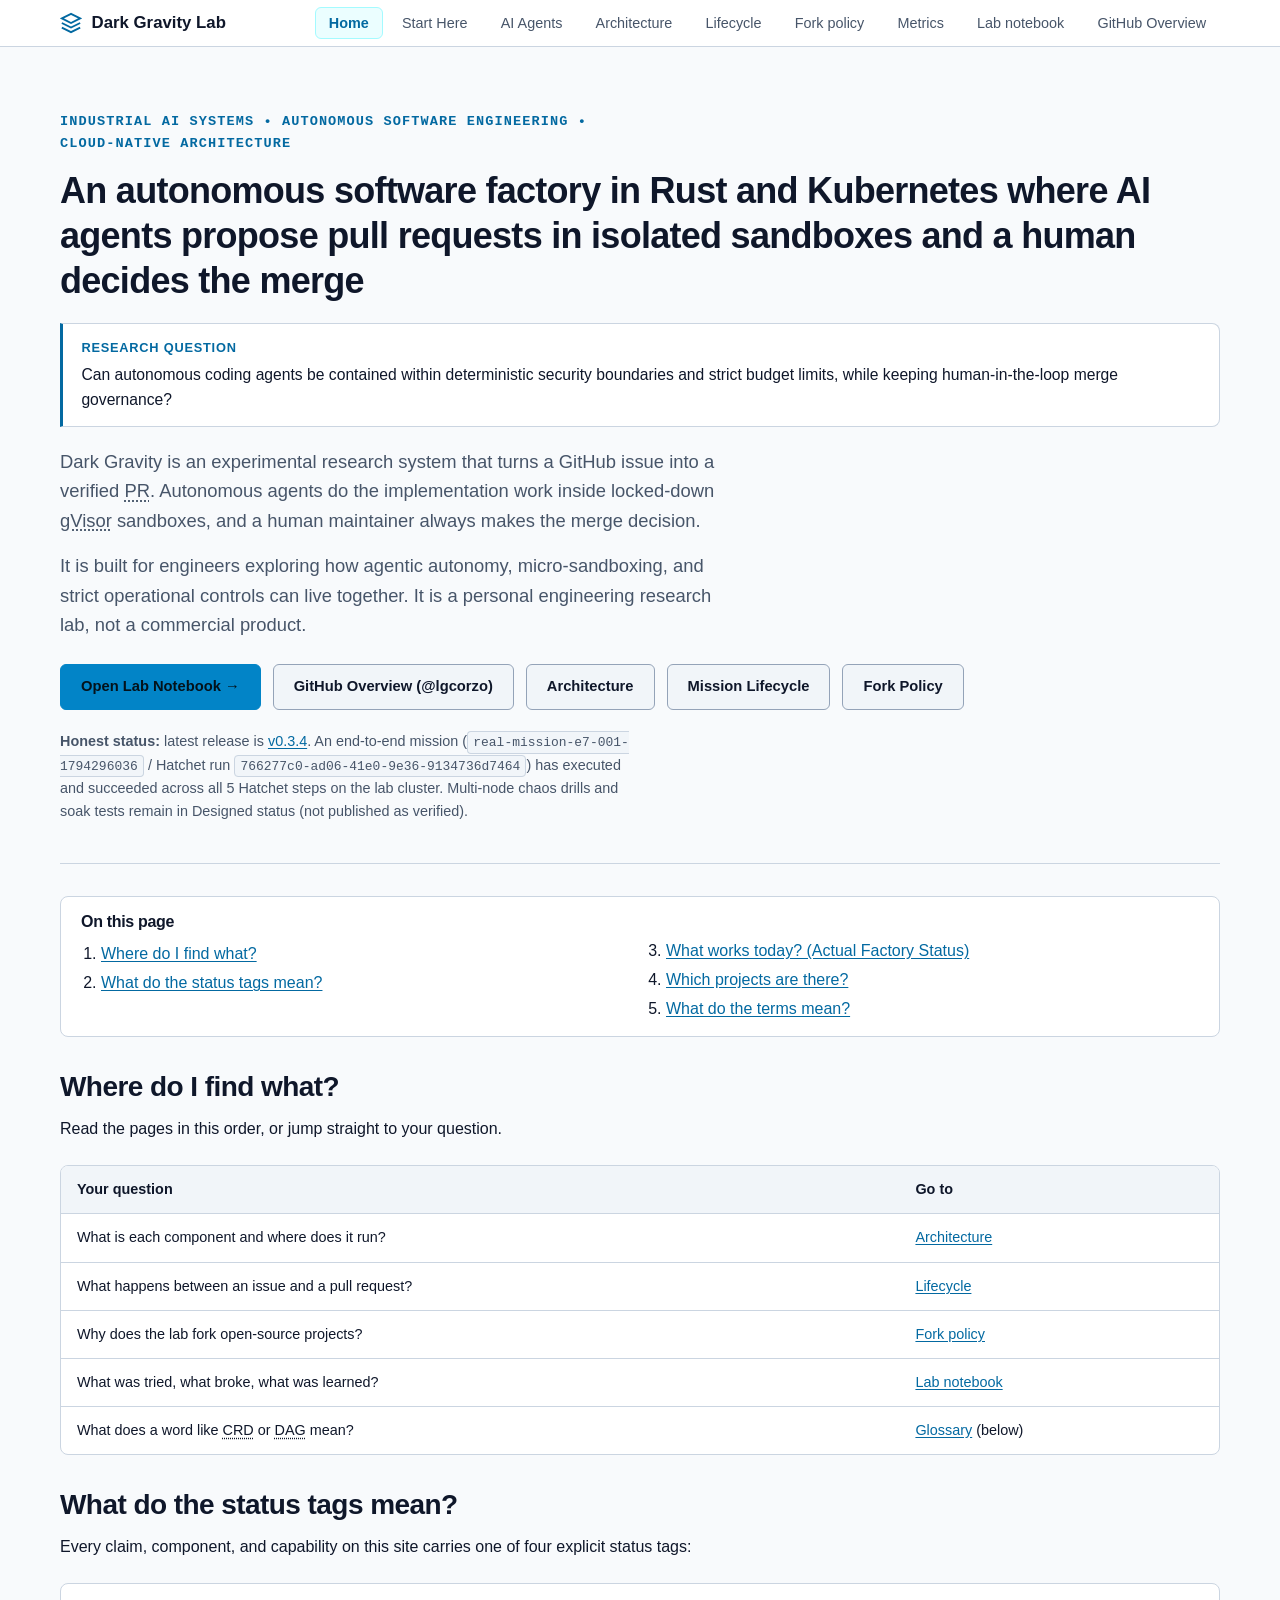
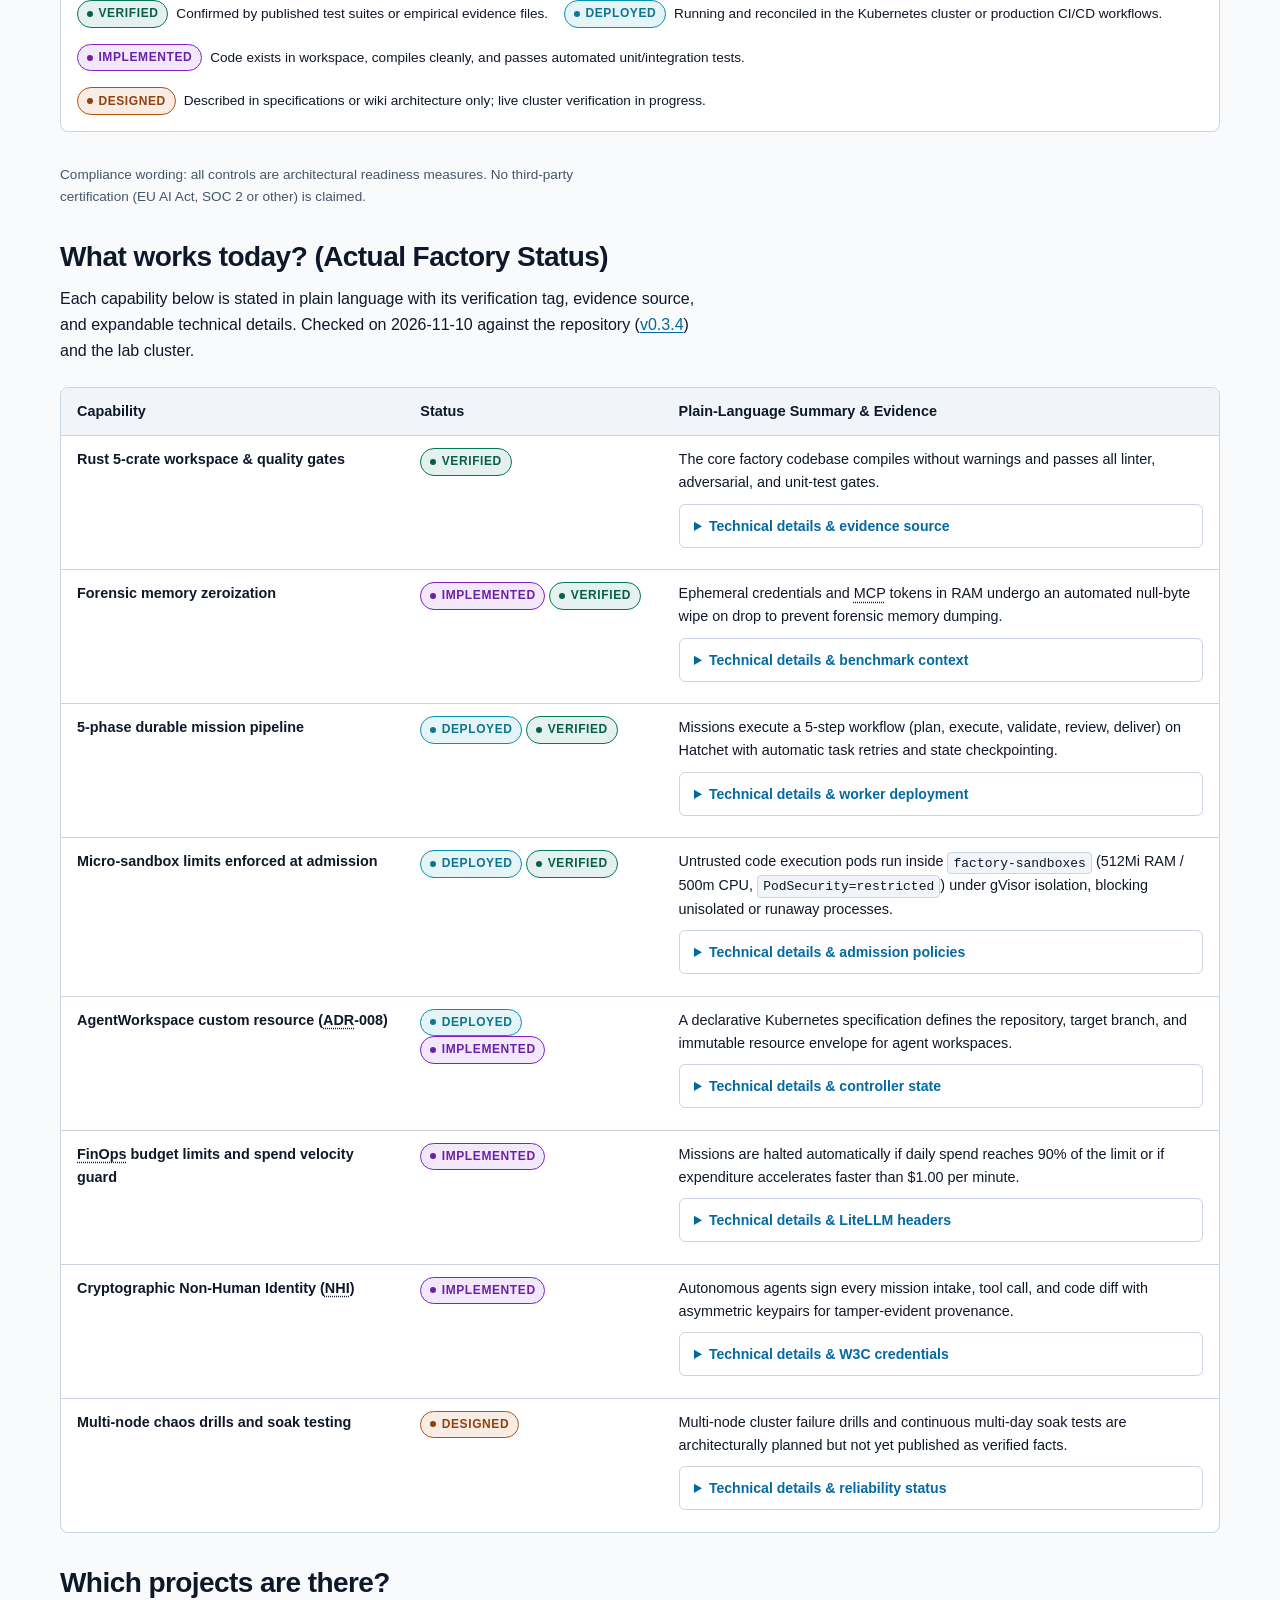
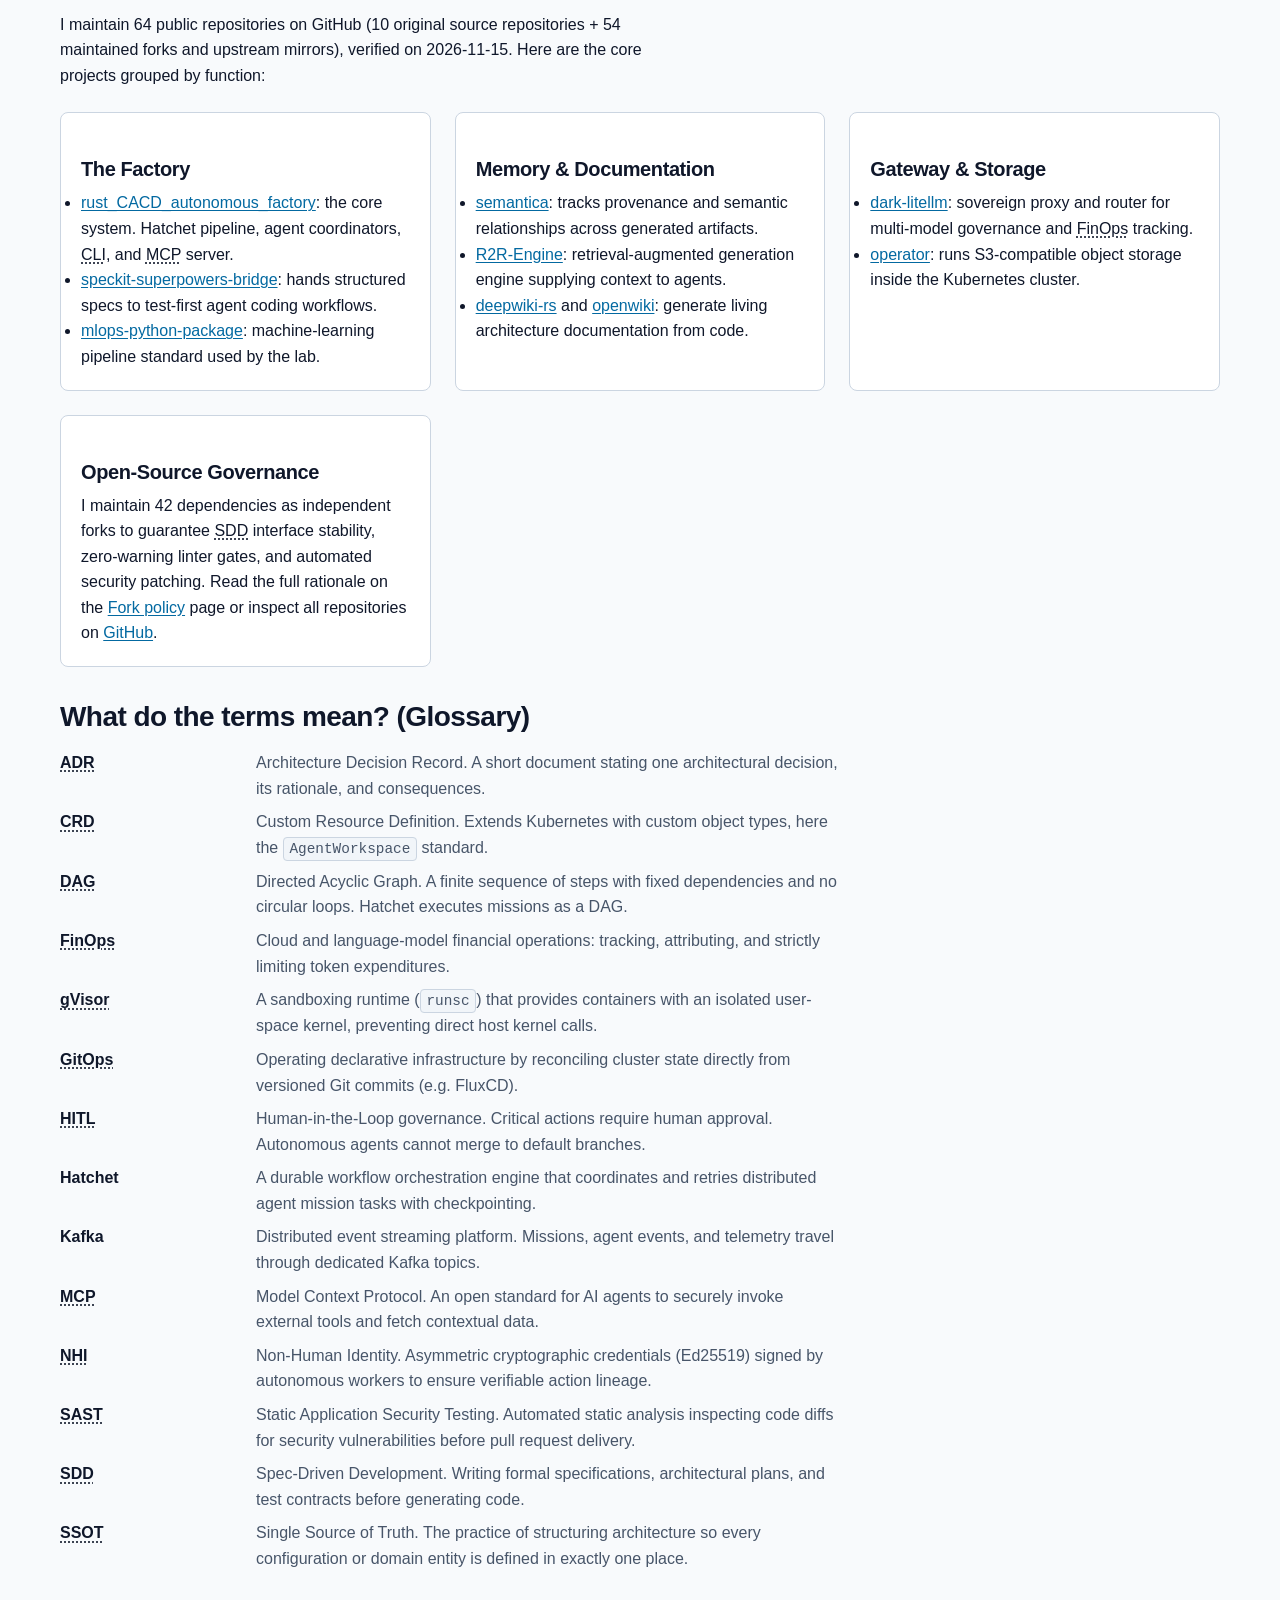
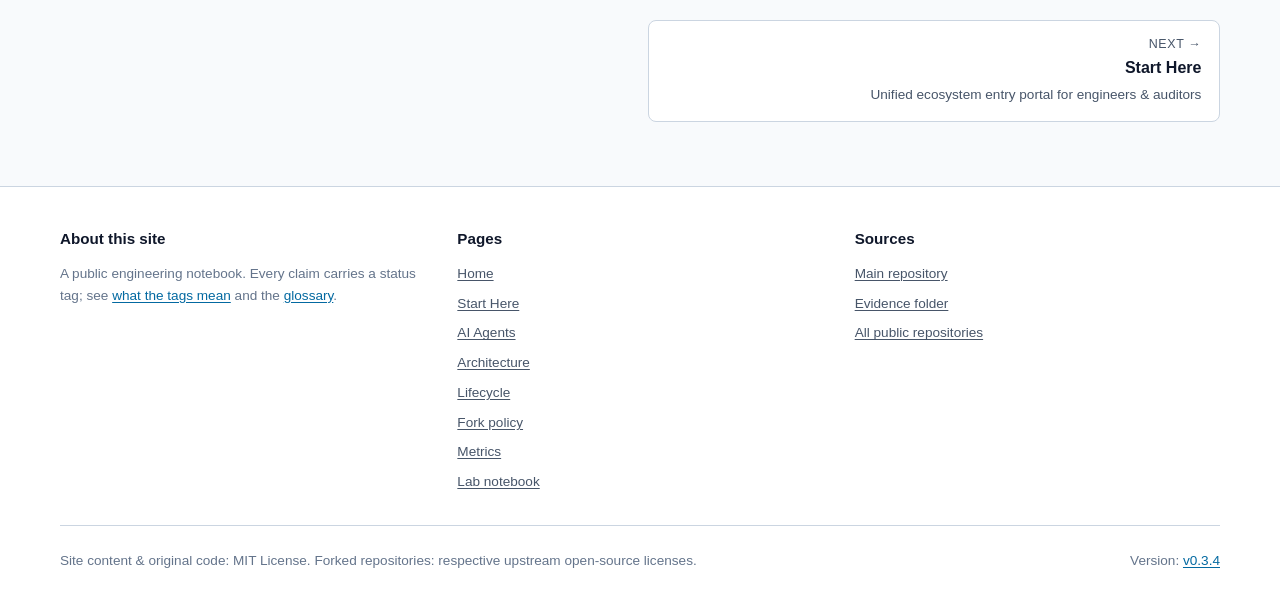
<file: index.html>
<!DOCTYPE html>
<html lang="en">
<head>
  <meta charset="UTF-8">
  <meta name="viewport" content="width=device-width, initial-scale=1.0">
  <title>Dark Gravity: Autonomous Software Factory</title>
  <meta name="description" content="Experimental software factory in Rust &amp; Kubernetes. AI agents propose pull requests in isolated sandboxes with human-in-the-loop merge governance.">
  <link rel="canonical" href="https://lgcorzo.github.io/">
  <meta property="og:site_name" content="Dark Gravity Lab">
  <meta property="og:type" content="website">
  <meta property="og:title" content="Dark Gravity: Autonomous Software Factory">
  <meta property="og:description" content="Experimental software factory in Rust &amp; Kubernetes. AI agents propose pull requests in isolated sandboxes with human-in-the-loop merge governance.">
  <meta property="og:url" content="https://lgcorzo.github.io/">
  <meta property="og:image" content="https://lgcorzo.github.io/assets/og-image.png">
  <meta property="og:image:width" content="1200">
  <meta property="og:image:height" content="630">
  <meta name="twitter:card" content="summary_large_image">
  <meta name="twitter:title" content="Dark Gravity: Autonomous Software Factory">
  <meta name="twitter:description" content="Experimental software factory in Rust &amp; Kubernetes. AI agents propose pull requests in isolated sandboxes with human-in-the-loop merge governance.">
  <meta name="twitter:image" content="https://lgcorzo.github.io/assets/og-image.png">
  <link rel="stylesheet" href="assets/site.css">
  <link rel="icon" type="image/svg+xml" href="data:image/svg+xml,<svg xmlns='http://www.w3.org/2000/svg' viewBox='0 0 24 24'><path fill='%2300f0ff' d='M12 2L2 7l10 5 10-5-10-5zM2 17l10 5 10-5M2 12l10 5 10-5'/></svg>">
</head>
<body>
  <a href="#main" class="skip-link">Skip to main content</a>
  <!--SHELL:HEADER-->
  <header class="site-header">
    <div class="container">
      <nav class="site-nav" aria-label="Main">
        <a href="index.html" class="site-brand"><svg viewBox="0 0 24 24" fill="none" stroke="currentColor" stroke-width="2" aria-hidden="true"><path d="M12 2L2 7l10 5 10-5-10-5zM2 17l10 5 10-5M2 12l10 5 10-5"/></svg><span>Dark Gravity Lab</span></a>
        <ul class="nav-menu">
          <li><a href="index.html" class="nav-link" aria-current="page">Home</a></li>
          <li><a href="start-here/index.html" class="nav-link" title="5-minute onboarding across repos, RQs, metrics & MCP">Start Here</a></li>
          <li><a href="ai-agents/index.html" class="nav-link" title="Quick-entry portal for external AI coding agents">AI Agents</a></li>
          <li><a href="architecture.html" class="nav-link">Architecture</a></li>
          <li><a href="lifecycle.html" class="nav-link" title="Mission flow: from issue to human-reviewed PR">Lifecycle</a></li>
          <li><a href="fork-policy.html" class="nav-link" title="Dependency governance: 42 maintained open-source forks">Fork policy</a></li>
          <li><a href="metrics.html" class="nav-link" title="Development, Quality, Security &amp; Agents KPIs">Metrics</a></li>
          <li><a href="notebooks.html" class="nav-link">Lab notebook</a></li>
          <li><a href="https://github.com/lgcorzo" class="nav-link" title="GitHub profile and ecosystem overview (@lgcorzo)">GitHub Overview</a></li>
        </ul>
      </nav>
    </div>
  </header>
  <!--/SHELL:HEADER-->

  <main id="main">
    <div class="container">

      <section class="hero" aria-labelledby="top">
        <p class="hero-tagline">Industrial AI Systems &bull; Autonomous Software Engineering &bull; Cloud-Native Architecture</p>
        <h1 id="top">An autonomous software factory in Rust and Kubernetes where AI agents propose pull requests in isolated sandboxes and a human decides the merge</h1>
        
        <div class="research-question">
          <strong>Research Question</strong>
          Can autonomous coding agents be contained within deterministic security boundaries and strict budget limits, while keeping human-in-the-loop merge governance?
        </div>

        <p class="lede">
          Dark Gravity is an experimental research system that turns a GitHub issue
          into a verified <abbr title="Pull Request">PR</abbr>. Autonomous agents do the implementation work inside
          locked-down <abbr title="User-space kernel container sandbox">gVisor</abbr> sandboxes, and a human maintainer always makes the merge decision.
        </p>
        <p class="lede">
          It is built for engineers exploring how agentic autonomy, micro-sandboxing, and strict operational controls can live together. It is a personal engineering research lab, not a commercial product.
        </p>

        <div class="cta-group">
          <a href="notebooks.html" class="btn btn-primary">Open Lab Notebook &rarr;</a>
          <a href="https://github.com/lgcorzo" class="btn btn-secondary">GitHub Overview (@lgcorzo)</a>
          <a href="architecture.html" class="btn btn-secondary">Architecture</a>
          <a href="lifecycle.html" class="btn btn-secondary">Mission Lifecycle</a>
          <a href="fork-policy.html" class="btn btn-secondary">Fork Policy</a>
        </div>

        <p class="status-line" style="margin-top: 1.25rem;">
          <strong>Honest status:</strong> latest release is <a href="https://github.com/lgcorzo/rust_CACD_autonomous_factory/releases/tag/v0.3.4">v0.3.4</a>. An end-to-end mission (<code>real-mission-e7-001-1794296036</code> / Hatchet run <code>766277c0-ad06-41e0-9e36-9134736d7464</code>) has executed and succeeded across all 5 Hatchet steps on the lab cluster. Multi-node chaos drills and soak tests remain in Designed status (not published as verified).
        </p>
      </section>

      <nav class="toc" aria-label="On this page">
        <h2>On this page</h2>
        <ol>
          <li><a href="#site-map">Where do I find what?</a></li>
          <li><a href="#status-tags">What do the status tags mean?</a></li>
          <li><a href="#works-today">What works today? (Actual Factory Status)</a></li>
          <li><a href="#projects">Which projects are there?</a></li>
          <li><a href="#glossary">What do the terms mean?</a></li>
        </ol>
      </nav>

      <section id="site-map">
        <h2>Where do I find what?</h2>
        <p>Read the pages in this order, or jump straight to your question.</p>
        <div class="table-container">
          <table>
            <thead><tr><th scope="col">Your question</th><th scope="col">Go to</th></tr></thead>
            <tbody>
              <tr><td>What is each component and where does it run?</td><td><a href="architecture.html">Architecture</a></td></tr>
              <tr><td>What happens between an issue and a pull request?</td><td><a href="lifecycle.html">Lifecycle</a></td></tr>
              <tr><td>Why does the lab fork open-source projects?</td><td><a href="fork-policy.html">Fork policy</a></td></tr>
              <tr><td>What was tried, what broke, what was learned?</td><td><a href="notebooks.html">Lab notebook</a></td></tr>
              <tr><td>What does a word like <abbr title="Custom Resource Definition">CRD</abbr> or <abbr title="Directed Acyclic Graph">DAG</abbr> mean?</td><td><a href="#glossary">Glossary</a> (below)</td></tr>
            </tbody>
          </table>
        </div>
      </section>

      <section id="status-tags">
        <h2>What do the status tags mean?</h2>
        <p>Every claim, component, and capability on this site carries one of four explicit status tags:</p>
        <div class="status-legend">
          <div class="status-legend-item"><span class="status-tag status-verified">Verified</span><span>Confirmed by published test suites or empirical evidence files.</span></div>
          <div class="status-legend-item"><span class="status-tag status-deployed">Deployed</span><span>Running and reconciled in the Kubernetes cluster or production CI/CD workflows.</span></div>
          <div class="status-legend-item"><span class="status-tag status-implemented">Implemented</span><span>Code exists in workspace, compiles cleanly, and passes automated unit/integration tests.</span></div>
          <div class="status-legend-item"><span class="status-tag status-designed">Designed</span><span>Described in specifications or wiki architecture only; live cluster verification in progress.</span></div>
        </div>
        <p class="note">
          Compliance wording: all controls are architectural readiness measures. No third-party certification (EU AI Act, SOC 2 or other) is claimed.
        </p>
      </section>

      <section id="works-today">
        <h2>What works today? (Actual Factory Status)</h2>
        <p>
          Each capability below is stated in plain language with its verification tag, evidence source, and expandable technical details. Checked on 2026-11-10 against the repository (<a href="https://github.com/lgcorzo/rust_CACD_autonomous_factory/releases/tag/v0.3.4">v0.3.4</a>) and the lab cluster.
        </p>
        <div class="table-container">
          <table>
            <thead>
              <tr><th scope="col">Capability</th><th scope="col">Status</th><th scope="col">Plain-Language Summary &amp; Evidence</th></tr>
            </thead>
            <tbody>
              <tr>
                <td><strong>Rust 5-crate workspace &amp; quality gates</strong></td>
                <td><span class="status-tag status-verified">Verified</span></td>
                <td>
                  The core factory codebase compiles without warnings and passes all linter, adversarial, and unit-test gates.
                  <details>
                    <summary>Technical details &amp; evidence source</summary>
                    <div>
                      Source: <a href="https://github.com/lgcorzo/rust_CACD_autonomous_factory/blob/main/docs/audit/PROVENANCE_DG_RVP_016.md"><code>docs/audit/PROVENANCE_DG_RVP_016.md</code></a> (release <a href="https://github.com/lgcorzo/rust_CACD_autonomous_factory/releases/tag/v0.3.4">v0.3.4</a>, commit <code>281223f1</code>).
                      Architecture follows a 5-crate onion model (<code>factory-core</code>, <code>factory-application</code>, <code>factory-infrastructure</code>, <code>factory-mcp-server</code>, <code>factory-cli</code>) on Rust Edition 2024 (<code>rustc 1.85+</code>).
                    </div>
                  </details>
                </td>
              </tr>
              <tr>
                <td><strong>Forensic memory zeroization</strong></td>
                <td><span class="status-tag status-implemented">Implemented</span> <span class="status-tag status-verified">Verified</span></td>
                <td>
                  Ephemeral credentials and <abbr title="Model Context Protocol">MCP</abbr> tokens in RAM undergo an automated null-byte wipe on drop to prevent forensic memory dumping.
                  <details>
                    <summary>Technical details &amp; benchmark context</summary>
                    <div>
                      Credential carriers derive <code>Zeroize</code> and <code>ZeroizeOnDrop</code>. Criterion micro-benchmarks measure this forensic wipe at <strong>54.2 ns</strong> (0.0542 &micro;s) on AMD x86_64 hardware.
                      Source: <a href="https://github.com/lgcorzo/rust_CACD_autonomous_factory/blob/main/crates/factory-core/benches/zeroize_benchmark.rs"><code>crates/factory-core/benches/zeroize_benchmark.rs</code></a>. Reproduce via <code>cargo bench -p factory-core --bench zeroize_benchmark</code>.
                    </div>
                  </details>
                </td>
              </tr>
              <tr>
                <td><strong>5-phase durable mission pipeline</strong></td>
                <td><span class="status-tag status-deployed">Deployed</span> <span class="status-tag status-verified">Verified</span></td>
                <td>
                  Missions execute a 5-step workflow (plan, execute, validate, review, deliver) on Hatchet with automatic task retries and state checkpointing.
                  <details>
                    <summary>Technical details &amp; worker deployment</summary>
                    <div>
                      Workers run release image <code>7ce46c2d</code> (<a href="https://github.com/lgcorzo/rust_CACD_autonomous_factory/releases/tag/v0.3.4">v0.3.4</a>) in namespace <code>agents</code>.
                      Hatchet coordinates <code>rustant-plan</code>, <code>zeroclaw-execute</code>, <code>zeroclaw-validate</code>, <code>rustant-review</code>, and <code>factory-deliver</code>. Live run <code>diag-mission-1794303600-1794303618</code> (<code>e07c7bc1-3164-4460-99c1-3473cd842150</code>) succeeded across all 5 steps in <code>3m 03s</code>; recorded in <a href="https://github.com/lgcorzo/rust_CACD_autonomous_factory/blob/main/docs/audit/PROVENANCE_DG_RVP_016.md"><code>PROVENANCE_DG_RVP_016.md</code></a>.
                    </div>
                  </details>
                </td>
              </tr>
              <tr>
                <td><strong>Micro-sandbox limits enforced at admission</strong></td>
                <td><span class="status-tag status-deployed">Deployed</span> <span class="status-tag status-verified">Verified</span></td>
                <td>
                  Untrusted code execution pods run inside <code>factory-sandboxes</code> (512Mi RAM / 500m CPU, <code>PodSecurity=restricted</code>) under gVisor isolation, blocking unisolated or runaway processes.
                  <details>
                    <summary>Technical details &amp; admission policies</summary>
                    <div>
                      Enforced by Kubernetes <code>PodSecurity: restricted</code> and resource limits in <code>factory-sandboxes</code> (and ValidatingAdmissionPolicies <code>dg-sandbox-bounds-jobs</code> and <code>dg-sandbox-bounds-pods</code>).
                      Sandbox containers run under <code>RuntimeClass=gvisor</code> (<abbr title="User-space kernel container sandbox">gVisor</abbr> <code>runsc</code> kernel emulation, <code>io.containerd.runsc.v1</code>) with <code>readOnlyRootFilesystem: true</code> and dropped capabilities (verified via pod <code>sandbox-job-a68ab421-mmzwz</code>, <code>exit_code: 0</code>).
                      Source: <a href="https://github.com/lgcorzo/rust_CACD_autonomous_factory/blob/main/evidence/security/live-gvisor-isolation.json"><code>evidence/security/live-gvisor-isolation.json</code></a>, <a href="https://github.com/lgcorzo/rust_CACD_autonomous_factory/blob/main/evidence/benchmarks/resource-profiling-512mi.json"><code>resource-profiling-512mi.json</code></a>, and <a href="https://github.com/lgcorzo/rust_CACD_autonomous_factory/blob/main/deploy/policies/validating-admission-policies.yaml"><code>deploy/policies/</code></a>.
                    </div>
                  </details>
                </td>
              </tr>
              <tr>
                <td><strong>AgentWorkspace custom resource (<abbr title="Architecture Decision Record">ADR</abbr>-008)</strong></td>
                <td><span class="status-tag status-deployed">Deployed</span> <span class="status-tag status-implemented">Implemented</span></td>
                <td>
                  A declarative Kubernetes specification defines the repository, target branch, and immutable resource envelope for agent workspaces.
                  <details>
                    <summary>Technical details &amp; controller state</summary>
                    <div>
                      The <code>agentworkspaces.darkgravity.io</code> <abbr title="Custom Resource Definition">CRD</abbr> is installed in the cluster.
                      The operator controller is implemented in <code>factory-cli</code> using <code>kube-rs</code> v0.93. Active reconciliation loop operates within the CLI binary.
                    </div>
                  </details>
                </td>
              </tr>
              <tr>
                <td><strong><abbr title="Financial Operations">FinOps</abbr> budget limits and spend velocity guard</strong></td>
                <td><span class="status-tag status-implemented">Implemented</span></td>
                <td>
                  Missions are halted automatically if daily spend reaches 90% of the limit or if expenditure accelerates faster than $1.00 per minute.
                  <details>
                    <summary>Technical details &amp; LiteLLM headers</summary>
                    <div>
                      Implemented in <a href="https://github.com/lgcorzo/rust_CACD_autonomous_factory/blob/main/crates/factory-application/src/agents/finops.rs"><code>finops.rs</code></a> with unit tests.
                      Default threshold: halts at $45.00 of $50.00 daily budget. Outbound requests inject LiteLLM virtual tags (<code>x-vtags-team</code>, <code>x-vtags-epic</code>). Halting triggers a <code>budget-exceeded</code> Kafka event.
                    </div>
                  </details>
                </td>
              </tr>
              <tr>
                <td><strong>Cryptographic Non-Human Identity (<abbr title="Non-Human Identity">NHI</abbr>)</strong></td>
                <td><span class="status-tag status-implemented">Implemented</span></td>
                <td>
                  Autonomous agents sign every mission intake, tool call, and code diff with asymmetric keypairs for tamper-evident provenance.
                  <details>
                    <summary>Technical details &amp; W3C credentials</summary>
                    <div>
                      Implemented via Ed25519 asymmetric keypairs (<code>ed25519-dalek</code> v2) producing W3C Verifiable Credential envelopes (<code>Ed25519Signature2020</code>).
                      Source: <code>crates/factory-core/src/security_nhi.rs</code> and <code>evidence/security-tests.md</code>.
                    </div>
                  </details>
                </td>
              </tr>
              <tr>
                <td><strong>Multi-node chaos drills and soak testing</strong></td>
                <td><span class="status-tag status-designed">Designed</span></td>
                <td>
                  Multi-node cluster failure drills and continuous multi-day soak tests are architecturally planned but not yet published as verified facts.
                  <details>
                    <summary>Technical details &amp; reliability status</summary>
                    <div>
                      Single-worker kill recovery is verified in <a href="https://github.com/lgcorzo/rust_CACD_autonomous_factory/blob/main/evidence/reliability-tests.md"><code>reliability-tests.md</code></a>.
                      Chaos Mesh broker-loss and multi-node failure injection scenarios remain in Designed status.
                    </div>
                  </details>
                </td>
              </tr>
            </tbody>
          </table>
        </div>
      </section>

      <section id="projects">
        <h2>Which projects are there?</h2>
        <p>
          I maintain 64 public repositories on GitHub (10 original source repositories + 54 maintained forks and upstream mirrors), verified on 2026-11-15. Here are the core projects grouped by function:
        </p>
        <div class="grid-2">
          <div class="card">
            <h3>The Factory</h3>
            <ul>
              <li><a href="https://github.com/lgcorzo/rust_CACD_autonomous_factory">rust_CACD_autonomous_factory</a>: the core system. Hatchet pipeline, agent coordinators, <abbr title="Command Line Interface">CLI</abbr>, and <abbr title="Model Context Protocol">MCP</abbr> server.</li>
              <li><a href="https://github.com/lgcorzo/speckit-superpowers-bridge">speckit-superpowers-bridge</a>: hands structured specs to test-first agent coding workflows.</li>
              <li><a href="https://github.com/lgcorzo/mlops-python-package">mlops-python-package</a>: machine-learning pipeline standard used by the lab.</li>
            </ul>
          </div>
          <div class="card">
            <h3>Memory &amp; Documentation</h3>
            <ul>
              <li><a href="https://github.com/lgcorzo/semantica">semantica</a>: tracks provenance and semantic relationships across generated artifacts.</li>
              <li><a href="https://github.com/lgcorzo/R2R-Engine">R2R-Engine</a>: retrieval-augmented generation engine supplying context to agents.</li>
              <li><a href="https://github.com/lgcorzo/deepwiki-rs">deepwiki-rs</a> and <a href="https://github.com/lgcorzo/openwiki">openwiki</a>: generate living architecture documentation from code.</li>
            </ul>
          </div>
          <div class="card">
            <h3>Gateway &amp; Storage</h3>
            <ul>
              <li><a href="https://github.com/lgcorzo/dark-litellm">dark-litellm</a>: sovereign proxy and router for multi-model governance and <abbr title="Financial Operations">FinOps</abbr> tracking.</li>
              <li><a href="https://github.com/lgcorzo/operator">operator</a>: runs S3-compatible object storage inside the Kubernetes cluster.</li>
            </ul>
          </div>
          <div class="card">
            <h3>Open-Source Governance</h3>
            <p>
              I maintain 42 dependencies as independent forks to guarantee <abbr title="Spec-Driven Development">SDD</abbr> interface stability, zero-warning linter gates, and automated security patching.
              Read the full rationale on the <a href="fork-policy.html">Fork policy</a> page or inspect all repositories on <a href="https://github.com/lgcorzo?tab=repositories">GitHub</a>.
            </p>
          </div>
        </div>
      </section>

      <section id="glossary">
        <h2>What do the terms mean? (Glossary)</h2>
        <dl class="glossary">
          <dt><abbr title="Architecture Decision Record">ADR</abbr></dt><dd>Architecture Decision Record. A short document stating one architectural decision, its rationale, and consequences.</dd>
          <dt><abbr title="Custom Resource Definition">CRD</abbr></dt><dd>Custom Resource Definition. Extends Kubernetes with custom object types, here the <code>AgentWorkspace</code> standard.</dd>
          <dt><abbr title="Directed Acyclic Graph">DAG</abbr></dt><dd>Directed Acyclic Graph. A finite sequence of steps with fixed dependencies and no circular loops. Hatchet executes missions as a DAG.</dd>
          <dt><abbr title="Financial Operations">FinOps</abbr></dt><dd>Cloud and language-model financial operations: tracking, attributing, and strictly limiting token expenditures.</dd>
          <dt><abbr title="User-space kernel container sandbox">gVisor</abbr></dt><dd>A sandboxing runtime (<code>runsc</code>) that provides containers with an isolated user-space kernel, preventing direct host kernel calls.</dd>
          <dt><abbr title="Git Operations infrastructure-as-code">GitOps</abbr></dt><dd>Operating declarative infrastructure by reconciling cluster state directly from versioned Git commits (e.g. FluxCD).</dd>
          <dt><abbr title="Human-in-the-Loop">HITL</abbr></dt><dd>Human-in-the-Loop governance. Critical actions require human approval. Autonomous agents cannot merge to default branches.</dd>
          <dt>Hatchet</dt><dd>A durable workflow orchestration engine that coordinates and retries distributed agent mission tasks with checkpointing.</dd>
          <dt>Kafka</dt><dd>Distributed event streaming platform. Missions, agent events, and telemetry travel through dedicated Kafka topics.</dd>
          <dt><abbr title="Model Context Protocol">MCP</abbr></dt><dd>Model Context Protocol. An open standard for AI agents to securely invoke external tools and fetch contextual data.</dd>
          <dt><abbr title="Non-Human Identity">NHI</abbr></dt><dd>Non-Human Identity. Asymmetric cryptographic credentials (Ed25519) signed by autonomous workers to ensure verifiable action lineage.</dd>
          <dt><abbr title="Static Application Security Testing">SAST</abbr></dt><dd>Static Application Security Testing. Automated static analysis inspecting code diffs for security vulnerabilities before pull request delivery.</dd>
          <dt><abbr title="Spec-Driven Development">SDD</abbr></dt><dd>Spec-Driven Development. Writing formal specifications, architectural plans, and test contracts before generating code.</dd>
          <dt><abbr title="Single Source of Truth">SSOT</abbr></dt><dd>Single Source of Truth. The practice of structuring architecture so every configuration or domain entity is defined in exactly one place.</dd>
        </dl>
      </section>

      <!--SHELL:PAGER-->
      <nav class="pager" aria-label="Reading order">
        <a class="next" href="start-here/index.html" rel="next"><small>Next &rarr;</small><strong>Start Here</strong><br><span class="note">Unified ecosystem entry portal for engineers &amp; auditors</span></a>
      </nav>
      <!--/SHELL:PAGER-->
    </div>
  </main>

  <!--SHELL:FOOTER-->
  <footer class="site-footer">
    <div class="container">
      <div class="footer-grid">
        <div class="footer-col">
          <p class="footer-title">About this site</p>
          <p>A public engineering notebook. Every claim carries a status tag;
          see <a href="index.html#status-tags">what the tags mean</a> and the
          <a href="index.html#glossary">glossary</a>.</p>
        </div>
        <div class="footer-col">
          <p class="footer-title">Pages</p>
          <ul class="footer-links">
            <li><a href="index.html">Home</a></li>
            <li><a href="start-here/index.html">Start Here</a></li>
            <li><a href="ai-agents/index.html">AI Agents</a></li>
            <li><a href="architecture.html">Architecture</a></li>
            <li><a href="lifecycle.html">Lifecycle</a></li>
            <li><a href="fork-policy.html">Fork policy</a></li>
            <li><a href="metrics.html">Metrics</a></li>
            <li><a href="notebooks.html">Lab notebook</a></li>
          </ul>
        </div>
        <div class="footer-col">
          <p class="footer-title">Sources</p>
          <ul class="footer-links">
            <li><a href="https://github.com/lgcorzo/rust_CACD_autonomous_factory">Main repository</a></li>
            <li><a href="https://github.com/lgcorzo/rust_CACD_autonomous_factory/tree/main/evidence">Evidence folder</a></li>
            <li><a href="https://github.com/lgcorzo">All public repositories</a></li>
          </ul>
        </div>
      </div>
      <div class="footer-bottom">
        <span>Site content &amp; original code: MIT License. Forked repositories: respective upstream open-source licenses.</span>
        <span>Version: <a href="https://github.com/lgcorzo/rust_CACD_autonomous_factory/releases/tag/v0.3.4">v0.3.4</a></span>
      </div>
    </div>
  </footer>
  <!--/SHELL:FOOTER-->
</body>
</html>
</file>
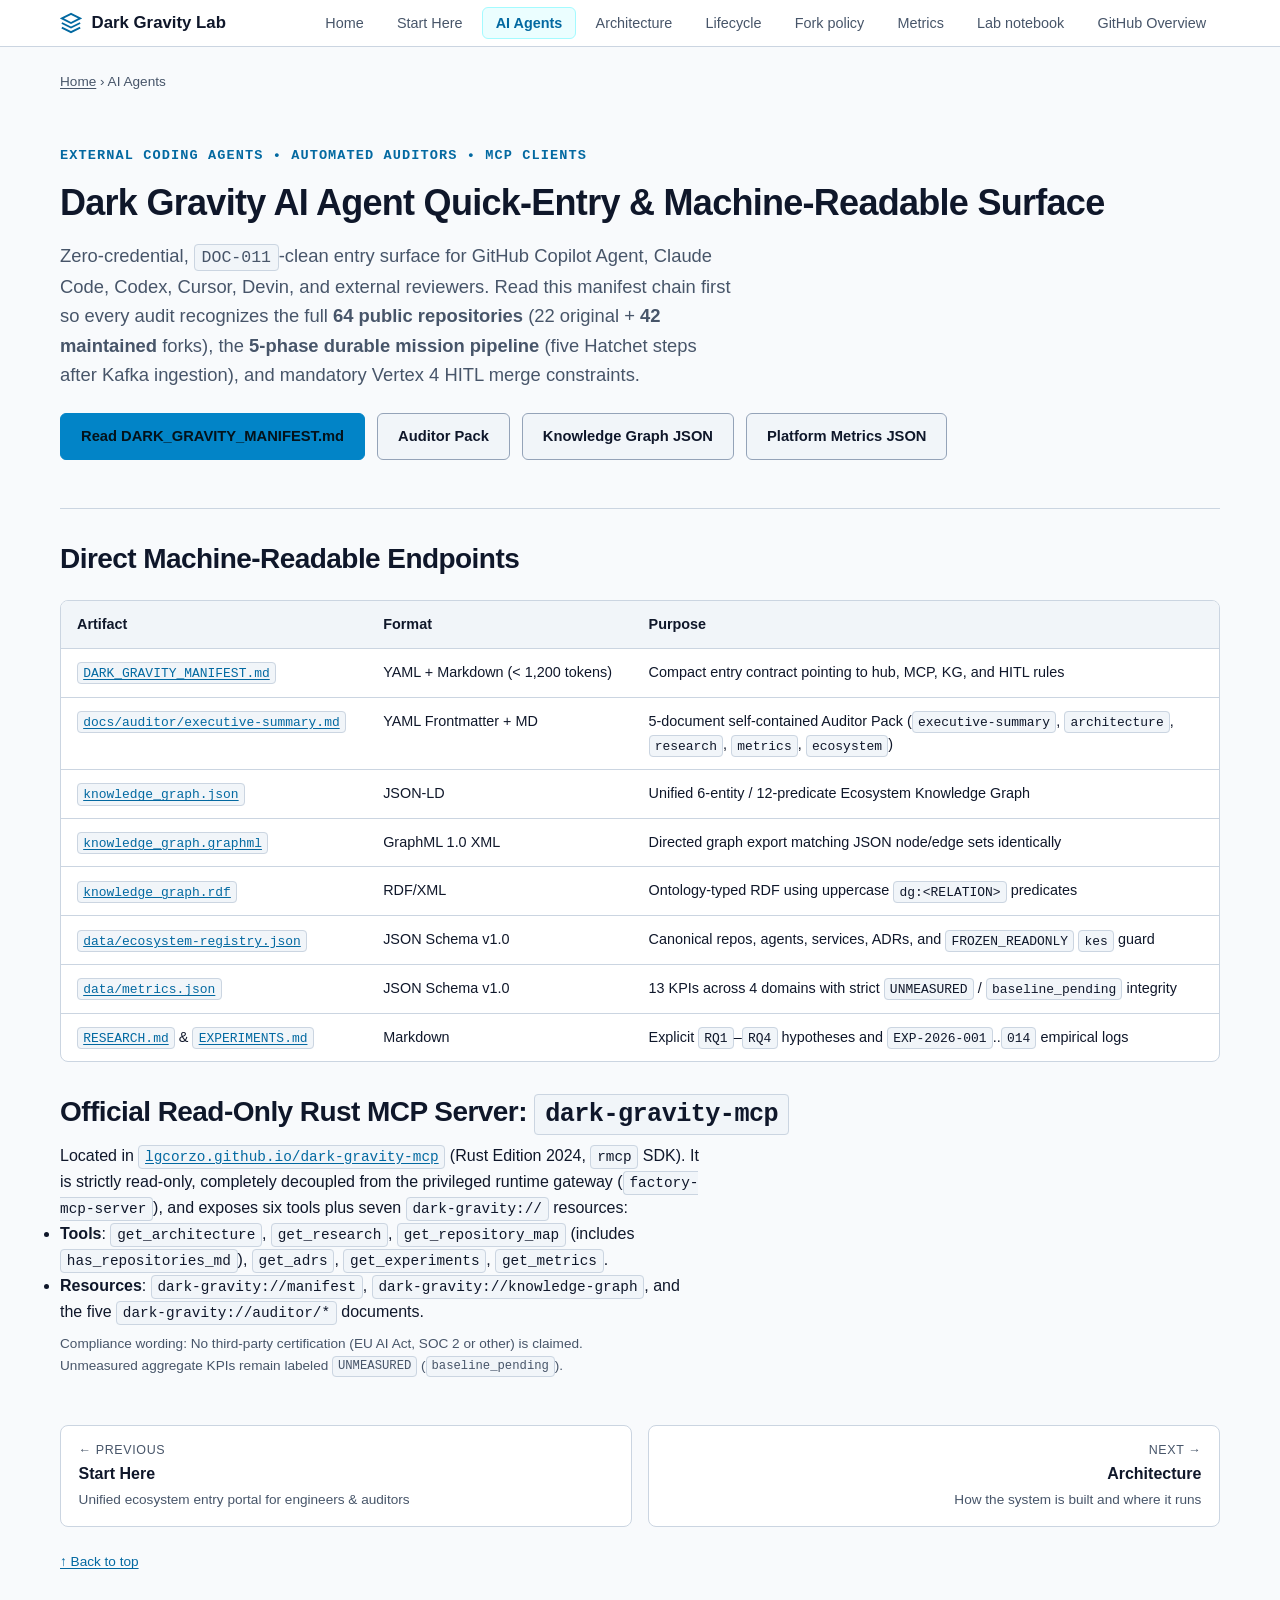
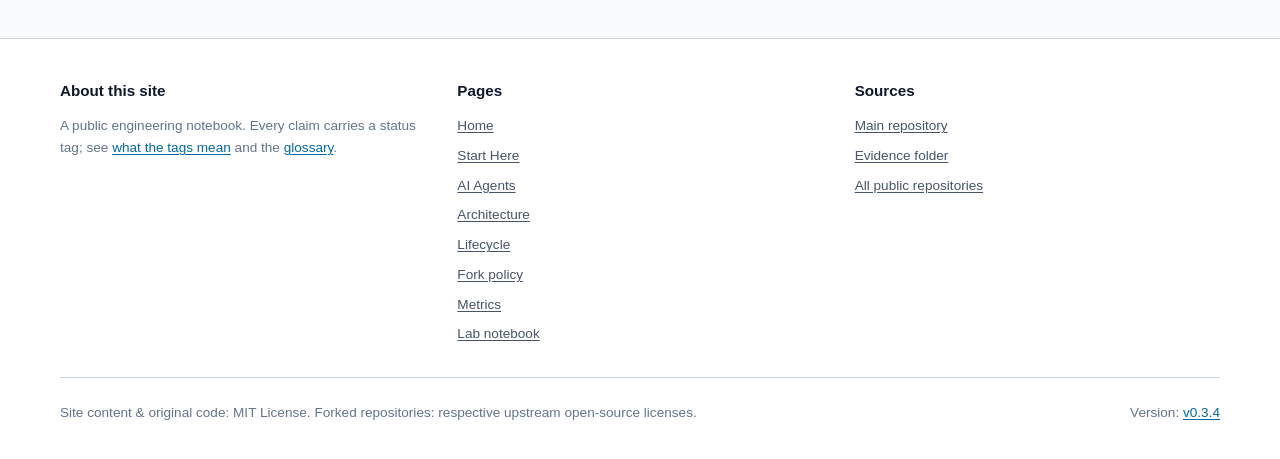
<file: ai-agents/index.html>
<!DOCTYPE html>
<html lang="en">
<head>
  <meta charset="UTF-8">
  <meta name="viewport" content="width=device-width, initial-scale=1.0">
  <title>AI Agents Quick-Entry: Dark Gravity Ecosystem Portal</title>
  <meta name="description" content="Machine-readable endpoints, AI Auditor Pack, triple-format Knowledge Graph, and read-only Rust dark-gravity-mcp integration guide for external coding agents.">
  <link rel="canonical" href="https://lgcorzo.github.io/ai-agents/">
  <link rel="stylesheet" href="../assets/site.css">
  <link rel="icon" type="image/svg+xml" href="data:image/svg+xml,<svg xmlns='http://www.w3.org/2000/svg' viewBox='0 0 24 24'><path fill='%2300f0ff' d='M12 2L2 7l10 5 10-5-10-5zM2 17l10 5 10-5M2 12l10 5 10-5'/></svg>">
</head>
<body>
  <a href="#main" class="skip-link">Skip to main content</a>
  <!--SHELL:HEADER-->
  <header class="site-header">
    <div class="container">
      <nav class="site-nav" aria-label="Main">
        <a href="../index.html" class="site-brand"><svg viewBox="0 0 24 24" fill="none" stroke="currentColor" stroke-width="2" aria-hidden="true"><path d="M12 2L2 7l10 5 10-5-10-5zM2 17l10 5 10-5M2 12l10 5 10-5"/></svg><span>Dark Gravity Lab</span></a>
        <ul class="nav-menu">
          <li><a href="../index.html" class="nav-link">Home</a></li>
          <li><a href="../start-here/index.html" class="nav-link" title="5-minute onboarding across repos, RQs, metrics & MCP">Start Here</a></li>
          <li><a href="../ai-agents/index.html" class="nav-link" aria-current="page" title="Quick-entry portal for external AI coding agents">AI Agents</a></li>
          <li><a href="../architecture.html" class="nav-link">Architecture</a></li>
          <li><a href="../lifecycle.html" class="nav-link" title="Mission flow: from issue to human-reviewed PR">Lifecycle</a></li>
          <li><a href="../fork-policy.html" class="nav-link" title="Dependency governance: 42 maintained open-source forks">Fork policy</a></li>
          <li><a href="../metrics.html" class="nav-link" title="Development, Quality, Security &amp; Agents KPIs">Metrics</a></li>
          <li><a href="../notebooks.html" class="nav-link">Lab notebook</a></li>
          <li><a href="https://github.com/lgcorzo" class="nav-link" title="GitHub profile and ecosystem overview (@lgcorzo)">GitHub Overview</a></li>
        </ul>
      </nav>
    </div>
  </header>
  <!--/SHELL:HEADER-->

  <main id="main">
    <div class="container">
      <p class="breadcrumb"><a href="../index.html">Home</a> &rsaquo; AI Agents</p>

      <section class="hero" aria-labelledby="top">
        <p class="hero-tagline">External Coding Agents &bull; Automated Auditors &bull; MCP Clients</p>
        <h1 id="top">Dark Gravity AI Agent Quick-Entry &amp; Machine-Readable Surface</h1>
        <p class="lede">
          Zero-credential, <code>DOC-011</code>-clean entry surface for GitHub Copilot Agent, Claude Code, Codex, Cursor, Devin, and external reviewers. Read this manifest chain first so every audit recognizes the full <strong>64 public repositories</strong> (22 original + <strong>42 maintained</strong> forks), the <strong>5-phase durable mission pipeline</strong> (five Hatchet steps after Kafka ingestion), and mandatory Vertex 4 HITL merge constraints.
        </p>
        <div class="cta-group">
          <a href="../DARK_GRAVITY_MANIFEST.md" class="btn btn-primary">Read DARK_GRAVITY_MANIFEST.md</a>
          <a href="../docs/auditor/executive-summary.md" class="btn btn-secondary">Auditor Pack</a>
          <a href="../knowledge_graph.json" class="btn btn-secondary">Knowledge Graph JSON</a>
          <a href="../data/metrics.json" class="btn btn-secondary">Platform Metrics JSON</a>
        </div>
      </section>

      <section id="endpoints">
        <h2>Direct Machine-Readable Endpoints</h2>
        <div class="table-container">
          <table>
            <thead>
              <tr><th scope="col">Artifact</th><th scope="col">Format</th><th scope="col">Purpose</th></tr>
            </thead>
            <tbody>
              <tr><td><a href="../DARK_GRAVITY_MANIFEST.md"><code>DARK_GRAVITY_MANIFEST.md</code></a></td><td>YAML + Markdown (&lt; 1,200 tokens)</td><td>Compact entry contract pointing to hub, MCP, KG, and HITL rules</td></tr>
              <tr><td><a href="../docs/auditor/executive-summary.md"><code>docs/auditor/executive-summary.md</code></a></td><td>YAML Frontmatter + MD</td><td>5-document self-contained Auditor Pack (<code>executive-summary</code>, <code>architecture</code>, <code>research</code>, <code>metrics</code>, <code>ecosystem</code>)</td></tr>
              <tr><td><a href="../knowledge_graph.json"><code>knowledge_graph.json</code></a></td><td>JSON-LD</td><td>Unified 6-entity / 12-predicate Ecosystem Knowledge Graph</td></tr>
              <tr><td><a href="../knowledge_graph.graphml"><code>knowledge_graph.graphml</code></a></td><td>GraphML 1.0 XML</td><td>Directed graph export matching JSON node/edge sets identically</td></tr>
              <tr><td><a href="../knowledge_graph.rdf"><code>knowledge_graph.rdf</code></a></td><td>RDF/XML</td><td>Ontology-typed RDF using uppercase <code>dg:&lt;RELATION&gt;</code> predicates</td></tr>
              <tr><td><a href="../data/ecosystem-registry.json"><code>data/ecosystem-registry.json</code></a></td><td>JSON Schema v1.0</td><td>Canonical repos, agents, services, ADRs, and <code>FROZEN_READONLY</code> <code>kes</code> guard</td></tr>
              <tr><td><a href="../data/metrics.json"><code>data/metrics.json</code></a></td><td>JSON Schema v1.0</td><td>13 KPIs across 4 domains with strict <code>UNMEASURED</code> / <code>baseline_pending</code> integrity</td></tr>
              <tr><td><a href="../RESEARCH.md"><code>RESEARCH.md</code></a> &amp; <a href="../EXPERIMENTS.md"><code>EXPERIMENTS.md</code></a></td><td>Markdown</td><td>Explicit <code>RQ1</code>&ndash;<code>RQ4</code> hypotheses and <code>EXP-2026-001</code>..<code>014</code> empirical logs</td></tr>
            </tbody>
          </table>
        </div>
      </section>

      <section id="mcp-server">
        <h2>Official Read-Only Rust MCP Server: <code>dark-gravity-mcp</code></h2>
        <p>
          Located in <a href="https://github.com/lgcorzo/lgcorzo.github.io/tree/main/dark-gravity-mcp"><code>lgcorzo.github.io/dark-gravity-mcp</code></a> (Rust Edition 2024, <code>rmcp</code> SDK). It is strictly read-only, completely decoupled from the privileged runtime gateway (<code>factory-mcp-server</code>), and exposes six tools plus seven <code>dark-gravity://</code> resources:
        </p>
        <ul>
          <li><strong>Tools</strong>: <code>get_architecture</code>, <code>get_research</code>, <code>get_repository_map</code> (includes <code>has_repositories_md</code>), <code>get_adrs</code>, <code>get_experiments</code>, <code>get_metrics</code>.</li>
          <li><strong>Resources</strong>: <code>dark-gravity://manifest</code>, <code>dark-gravity://knowledge-graph</code>, and the five <code>dark-gravity://auditor/*</code> documents.</li>
        </ul>
        <p class="note">
          Compliance wording: No third-party certification (EU AI Act, SOC 2 or other) is claimed. Unmeasured aggregate KPIs remain labeled <code>UNMEASURED</code> (<code>baseline_pending</code>).
        </p>
      </section>

      <!--SHELL:PAGER-->
      <nav class="pager" aria-label="Reading order">
        <a class="prev" href="../start-here/index.html" rel="prev"><small>&larr; Previous</small><strong>Start Here</strong><br><span class="note">Unified ecosystem entry portal for engineers &amp; auditors</span></a>
        <a class="next" href="../architecture.html" rel="next"><small>Next &rarr;</small><strong>Architecture</strong><br><span class="note">How the system is built and where it runs</span></a>
      </nav>
      <!--/SHELL:PAGER-->
      <p class="to-top"><a href="#main">&uarr; Back to top</a></p>
    </div>
  </main>

  <!--SHELL:FOOTER-->
  <footer class="site-footer">
    <div class="container">
      <div class="footer-grid">
        <div class="footer-col">
          <p class="footer-title">About this site</p>
          <p>A public engineering notebook. Every claim carries a status tag;
          see <a href="../index.html#status-tags">what the tags mean</a> and the
          <a href="../index.html#glossary">glossary</a>.</p>
        </div>
        <div class="footer-col">
          <p class="footer-title">Pages</p>
          <ul class="footer-links">
            <li><a href="../index.html">Home</a></li>
            <li><a href="../start-here/index.html">Start Here</a></li>
            <li><a href="../ai-agents/index.html">AI Agents</a></li>
            <li><a href="../architecture.html">Architecture</a></li>
            <li><a href="../lifecycle.html">Lifecycle</a></li>
            <li><a href="../fork-policy.html">Fork policy</a></li>
            <li><a href="../metrics.html">Metrics</a></li>
            <li><a href="../notebooks.html">Lab notebook</a></li>
          </ul>
        </div>
        <div class="footer-col">
          <p class="footer-title">Sources</p>
          <ul class="footer-links">
            <li><a href="https://github.com/lgcorzo/rust_CACD_autonomous_factory">Main repository</a></li>
            <li><a href="https://github.com/lgcorzo/rust_CACD_autonomous_factory/tree/main/evidence">Evidence folder</a></li>
            <li><a href="https://github.com/lgcorzo">All public repositories</a></li>
          </ul>
        </div>
      </div>
      <div class="footer-bottom">
        <span>Site content &amp; original code: MIT License. Forked repositories: respective upstream open-source licenses.</span>
        <span>Version: <a href="https://github.com/lgcorzo/rust_CACD_autonomous_factory/releases/tag/v0.3.4">v0.3.4</a></span>
      </div>
    </div>
  </footer>
  <!--/SHELL:FOOTER-->
</body>
</html>
</file>
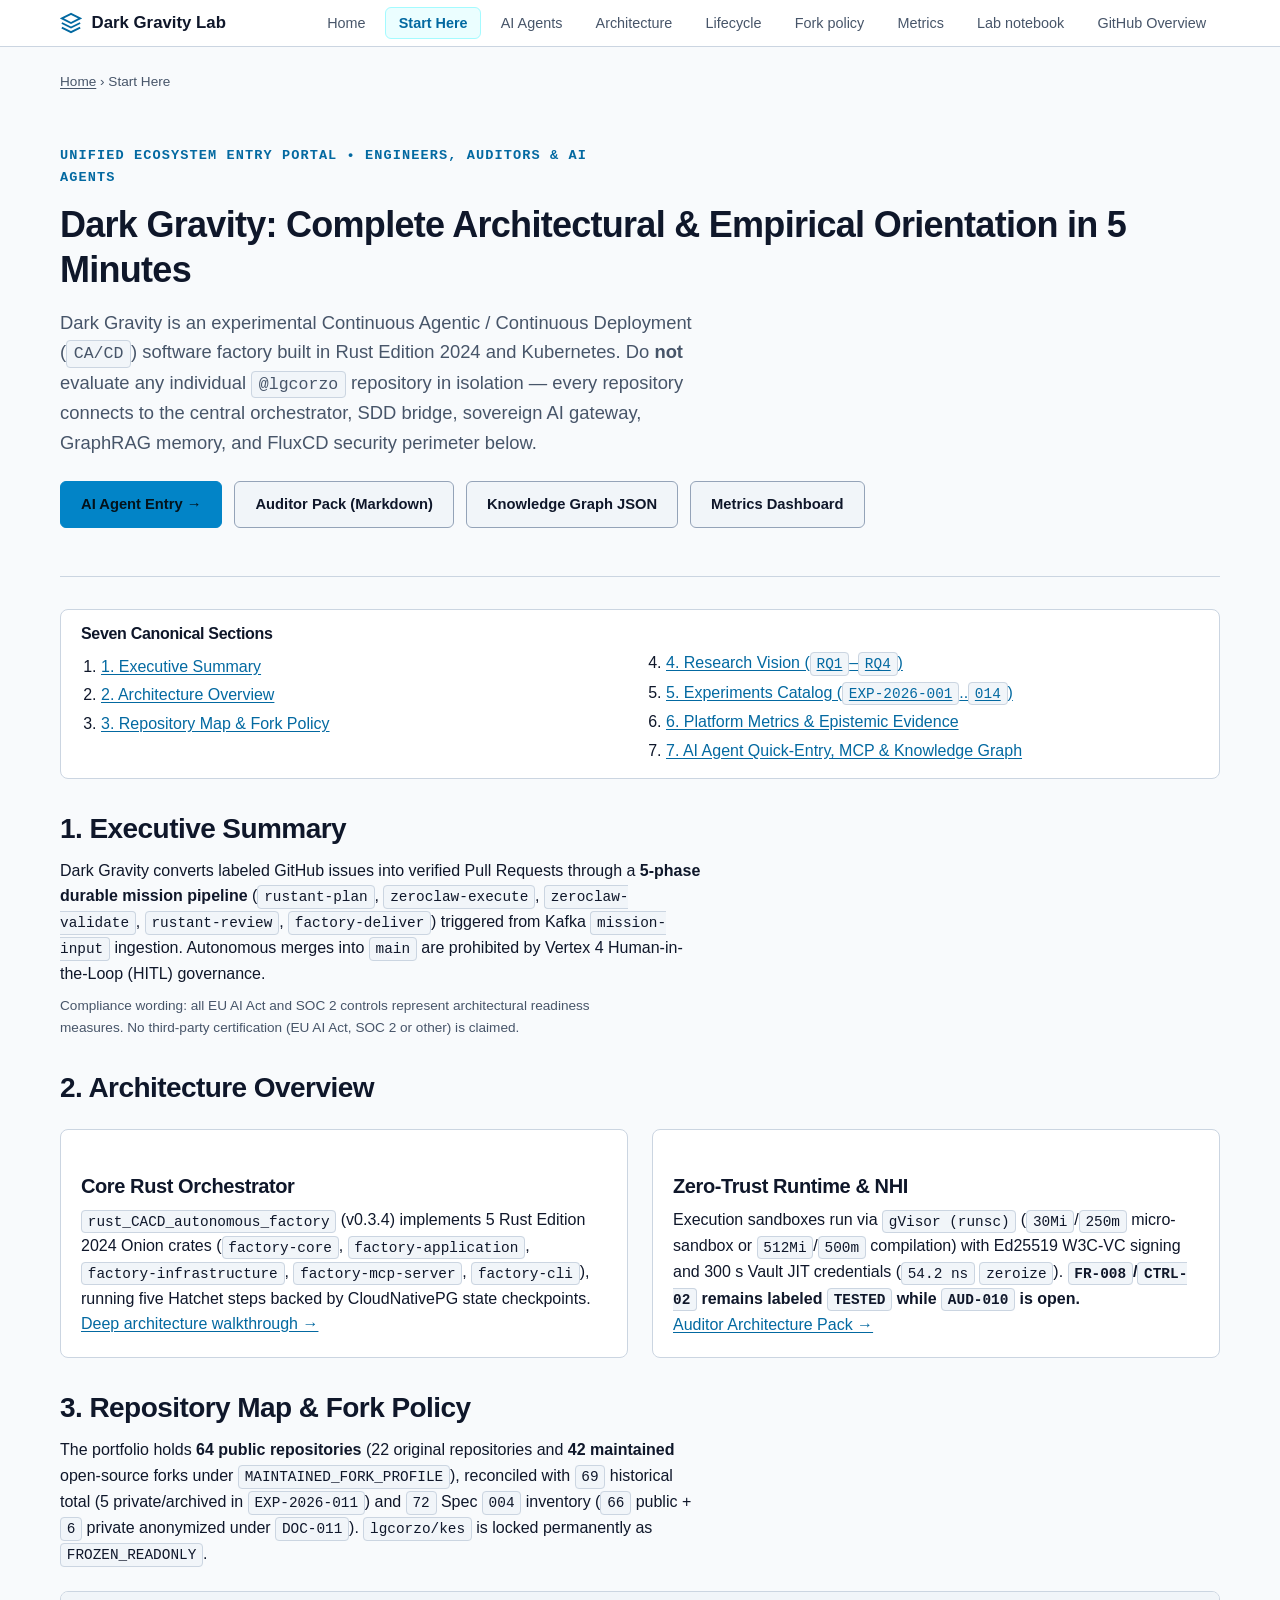
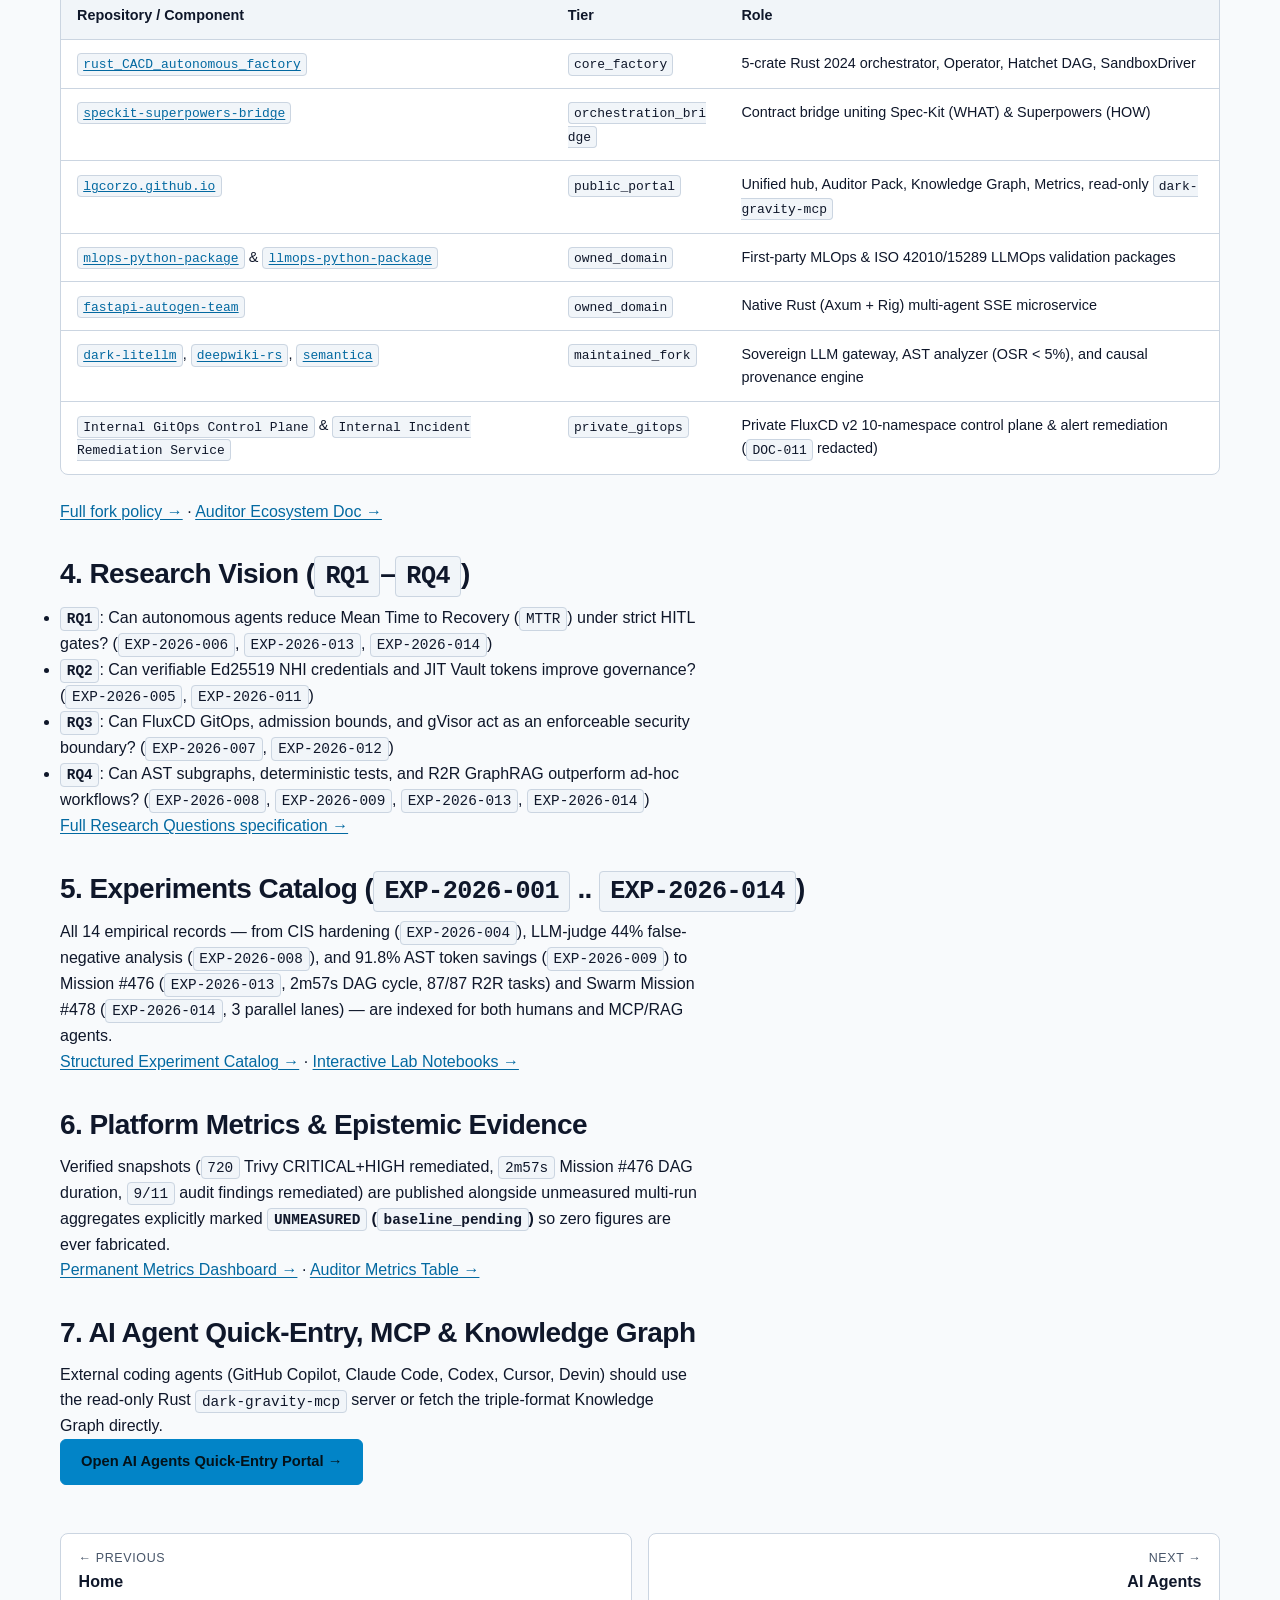
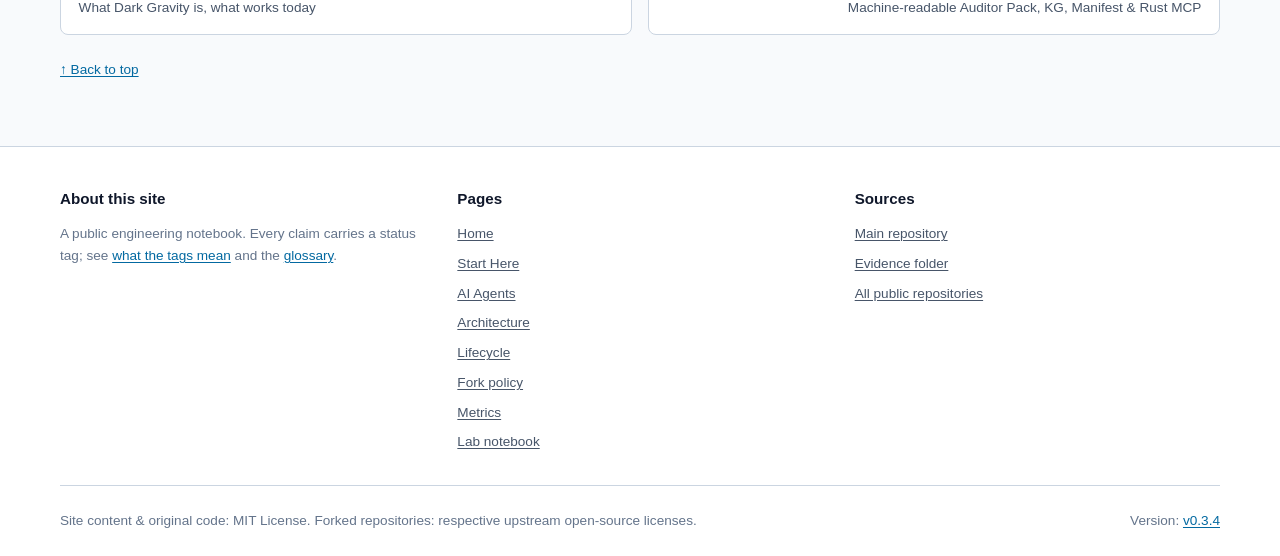
<file: start-here/index.html>
<!DOCTYPE html>
<html lang="en">
<head>
  <meta charset="UTF-8">
  <meta name="viewport" content="width=device-width, initial-scale=1.0">
  <title>Start Here: Dark Gravity Autonomous Software Factory Portal</title>
  <meta name="description" content="Unified canonical entry portal for engineers, auditors, and AI agents evaluating Dark Gravity: architecture, 64-repo topology, RQ1-RQ4, EXP-2026-001..014, KPIs, and dark-gravity-mcp.">
  <link rel="canonical" href="https://lgcorzo.github.io/start-here/">
  <link rel="stylesheet" href="../assets/site.css">
  <link rel="icon" type="image/svg+xml" href="data:image/svg+xml,<svg xmlns='http://www.w3.org/2000/svg' viewBox='0 0 24 24'><path fill='%2300f0ff' d='M12 2L2 7l10 5 10-5-10-5zM2 17l10 5 10-5M2 12l10 5 10-5'/></svg>">
</head>
<body>
  <a href="#main" class="skip-link">Skip to main content</a>
  <!--SHELL:HEADER-->
  <header class="site-header">
    <div class="container">
      <nav class="site-nav" aria-label="Main">
        <a href="../index.html" class="site-brand"><svg viewBox="0 0 24 24" fill="none" stroke="currentColor" stroke-width="2" aria-hidden="true"><path d="M12 2L2 7l10 5 10-5-10-5zM2 17l10 5 10-5M2 12l10 5 10-5"/></svg><span>Dark Gravity Lab</span></a>
        <ul class="nav-menu">
          <li><a href="../index.html" class="nav-link">Home</a></li>
          <li><a href="../start-here/index.html" class="nav-link" aria-current="page" title="5-minute onboarding across repos, RQs, metrics & MCP">Start Here</a></li>
          <li><a href="../ai-agents/index.html" class="nav-link" title="Quick-entry portal for external AI coding agents">AI Agents</a></li>
          <li><a href="../architecture.html" class="nav-link">Architecture</a></li>
          <li><a href="../lifecycle.html" class="nav-link" title="Mission flow: from issue to human-reviewed PR">Lifecycle</a></li>
          <li><a href="../fork-policy.html" class="nav-link" title="Dependency governance: 42 maintained open-source forks">Fork policy</a></li>
          <li><a href="../metrics.html" class="nav-link" title="Development, Quality, Security &amp; Agents KPIs">Metrics</a></li>
          <li><a href="../notebooks.html" class="nav-link">Lab notebook</a></li>
          <li><a href="https://github.com/lgcorzo" class="nav-link" title="GitHub profile and ecosystem overview (@lgcorzo)">GitHub Overview</a></li>
        </ul>
      </nav>
    </div>
  </header>
  <!--/SHELL:HEADER-->

  <main id="main">
    <div class="container">
      <p class="breadcrumb"><a href="../index.html">Home</a> &rsaquo; Start Here</p>

      <section class="hero" aria-labelledby="top">
        <p class="hero-tagline">Unified Ecosystem Entry Portal &bull; Engineers, Auditors &amp; AI Agents</p>
        <h1 id="top">Dark Gravity: Complete Architectural &amp; Empirical Orientation in 5 Minutes</h1>
        <p class="lede">
          Dark Gravity is an experimental Continuous Agentic / Continuous Deployment (<code>CA/CD</code>) software factory built in Rust Edition 2024 and Kubernetes. Do <strong>not</strong> evaluate any individual <code>@lgcorzo</code> repository in isolation &mdash; every repository connects to the central orchestrator, SDD bridge, sovereign AI gateway, GraphRAG memory, and FluxCD security perimeter below.
        </p>
        <div class="cta-group">
          <a href="../ai-agents/" class="btn btn-primary">AI Agent Entry &rarr;</a>
          <a href="../docs/auditor/executive-summary.md" class="btn btn-secondary">Auditor Pack (Markdown)</a>
          <a href="../knowledge_graph.json" class="btn btn-secondary">Knowledge Graph JSON</a>
          <a href="../metrics.html" class="btn btn-secondary">Metrics Dashboard</a>
        </div>
      </section>

      <nav class="toc" aria-label="On this page">
        <h2>Seven Canonical Sections</h2>
        <ol>
          <li><a href="#executive-summary">1. Executive Summary</a></li>
          <li><a href="#architecture-overview">2. Architecture Overview</a></li>
          <li><a href="#repository-map">3. Repository Map &amp; Fork Policy</a></li>
          <li><a href="#research-vision">4. Research Vision (<code>RQ1</code>&ndash;<code>RQ4</code>)</a></li>
          <li><a href="#experiments-catalog">5. Experiments Catalog (<code>EXP-2026-001</code>..<code>014</code>)</a></li>
          <li><a href="#platform-metrics">6. Platform Metrics &amp; Epistemic Evidence</a></li>
          <li><a href="#ai-agent-entry">7. AI Agent Quick-Entry, MCP &amp; Knowledge Graph</a></li>
        </ol>
      </nav>

      <section id="executive-summary">
        <h2>1. Executive Summary</h2>
        <p>
          Dark Gravity converts labeled GitHub issues into verified Pull Requests through a <strong>5-phase durable mission pipeline</strong> (<code>rustant-plan</code>, <code>zeroclaw-execute</code>, <code>zeroclaw-validate</code>, <code>rustant-review</code>, <code>factory-deliver</code>) triggered from Kafka <code>mission-input</code> ingestion. Autonomous merges into <code>main</code> are prohibited by Vertex 4 Human-in-the-Loop (HITL) governance.
        </p>
        <p class="note">
          Compliance wording: all EU AI Act and SOC 2 controls represent architectural readiness measures. No third-party certification (EU AI Act, SOC 2 or other) is claimed.
        </p>
      </section>

      <section id="architecture-overview">
        <h2>2. Architecture Overview</h2>
        <div class="grid-2">
          <div class="card">
            <h3>Core Rust Orchestrator</h3>
            <p>
              <code>rust_CACD_autonomous_factory</code> (v0.3.4) implements 5 Rust Edition 2024 Onion crates (<code>factory-core</code>, <code>factory-application</code>, <code>factory-infrastructure</code>, <code>factory-mcp-server</code>, <code>factory-cli</code>), running five Hatchet steps backed by CloudNativePG state checkpoints.
            </p>
            <p><a href="../architecture.html">Deep architecture walkthrough &rarr;</a></p>
          </div>
          <div class="card">
            <h3>Zero-Trust Runtime &amp; NHI</h3>
            <p>
              Execution sandboxes run via <code>gVisor (runsc)</code> (<code>30Mi</code>/<code>250m</code> micro-sandbox or <code>512Mi</code>/<code>500m</code> compilation) with Ed25519 W3C-VC signing and 300 s Vault JIT credentials (<code>54.2 ns</code> <code>zeroize</code>). <strong><code>FR-008</code>/<code>CTRL-02</code> remains labeled <code>TESTED</code> while <code>AUD-010</code> is open.</strong>
            </p>
            <p><a href="../docs/auditor/architecture.md">Auditor Architecture Pack &rarr;</a></p>
          </div>
        </div>
      </section>

      <section id="repository-map">
        <h2>3. Repository Map &amp; Fork Policy</h2>
        <p>
          The portfolio holds <strong>64 public repositories</strong> (22 original repositories and <strong>42 maintained</strong> open-source forks under <code>MAINTAINED_FORK_PROFILE</code>), reconciled with <code>69</code> historical total (5 private/archived in <code>EXP-2026-011</code>) and <code>72</code> Spec <code>004</code> inventory (<code>66</code> public + <code>6</code> private anonymized under <code>DOC-011</code>). <code>lgcorzo/kes</code> is locked permanently as <code>FROZEN_READONLY</code>.
        </p>
        <div class="table-container">
          <table>
            <thead>
              <tr><th scope="col">Repository / Component</th><th scope="col">Tier</th><th scope="col">Role</th></tr>
            </thead>
            <tbody>
              <tr><td><a href="https://github.com/lgcorzo/rust_CACD_autonomous_factory"><code>rust_CACD_autonomous_factory</code></a></td><td><code>core_factory</code></td><td>5-crate Rust 2024 orchestrator, Operator, Hatchet DAG, SandboxDriver</td></tr>
              <tr><td><a href="https://github.com/lgcorzo/speckit-superpowers-bridge"><code>speckit-superpowers-bridge</code></a></td><td><code>orchestration_bridge</code></td><td>Contract bridge uniting Spec-Kit (WHAT) &amp; Superpowers (HOW)</td></tr>
              <tr><td><a href="https://github.com/lgcorzo/lgcorzo.github.io"><code>lgcorzo.github.io</code></a></td><td><code>public_portal</code></td><td>Unified hub, Auditor Pack, Knowledge Graph, Metrics, read-only <code>dark-gravity-mcp</code></td></tr>
              <tr><td><a href="https://github.com/lgcorzo/mlops-python-package"><code>mlops-python-package</code></a> &amp; <a href="https://github.com/lgcorzo/llmops-python-package"><code>llmops-python-package</code></a></td><td><code>owned_domain</code></td><td>First-party MLOps &amp; ISO 42010/15289 LLMOps validation packages</td></tr>
              <tr><td><a href="https://github.com/lgcorzo/fastapi-autogen-team"><code>fastapi-autogen-team</code></a></td><td><code>owned_domain</code></td><td>Native Rust (Axum + Rig) multi-agent SSE microservice</td></tr>
              <tr><td><a href="https://github.com/lgcorzo/dark-litellm"><code>dark-litellm</code></a>, <a href="https://github.com/lgcorzo/deepwiki-rs"><code>deepwiki-rs</code></a>, <a href="https://github.com/lgcorzo/semantica"><code>semantica</code></a></td><td><code>maintained_fork</code></td><td>Sovereign LLM gateway, AST analyzer (OSR &lt; 5%), and causal provenance engine</td></tr>
              <tr><td><code>Internal GitOps Control Plane</code> &amp; <code>Internal Incident Remediation Service</code></td><td><code>private_gitops</code></td><td>Private FluxCD v2 10-namespace control plane &amp; alert remediation (<code>DOC-011</code> redacted)</td></tr>
            </tbody>
          </table>
        </div>
        <p><a href="../fork-policy.html">Full fork policy &rarr;</a> &middot; <a href="../docs/auditor/ecosystem.md">Auditor Ecosystem Doc &rarr;</a></p>
      </section>

      <section id="research-vision">
        <h2>4. Research Vision (<code>RQ1</code>&ndash;<code>RQ4</code>)</h2>
        <ul>
          <li><strong><code>RQ1</code></strong>: Can autonomous agents reduce Mean Time to Recovery (<code>MTTR</code>) under strict HITL gates? (<code>EXP-2026-006</code>, <code>EXP-2026-013</code>, <code>EXP-2026-014</code>)</li>
          <li><strong><code>RQ2</code></strong>: Can verifiable Ed25519 NHI credentials and JIT Vault tokens improve governance? (<code>EXP-2026-005</code>, <code>EXP-2026-011</code>)</li>
          <li><strong><code>RQ3</code></strong>: Can FluxCD GitOps, admission bounds, and gVisor act as an enforceable security boundary? (<code>EXP-2026-007</code>, <code>EXP-2026-012</code>)</li>
          <li><strong><code>RQ4</code></strong>: Can AST subgraphs, deterministic tests, and R2R GraphRAG outperform ad-hoc workflows? (<code>EXP-2026-008</code>, <code>EXP-2026-009</code>, <code>EXP-2026-013</code>, <code>EXP-2026-014</code>)</li>
        </ul>
        <p><a href="../RESEARCH.md">Full Research Questions specification &rarr;</a></p>
      </section>

      <section id="experiments-catalog">
        <h2>5. Experiments Catalog (<code>EXP-2026-001</code> .. <code>EXP-2026-014</code>)</h2>
        <p>
          All 14 empirical records &mdash; from CIS hardening (<code>EXP-2026-004</code>), LLM-judge 44% false-negative analysis (<code>EXP-2026-008</code>), and 91.8% AST token savings (<code>EXP-2026-009</code>) to Mission #476 (<code>EXP-2026-013</code>, 2m57s DAG cycle, 87/87 R2R tasks) and Swarm Mission #478 (<code>EXP-2026-014</code>, 3 parallel lanes) &mdash; are indexed for both humans and MCP/RAG agents.
        </p>
        <p><a href="../EXPERIMENTS.md">Structured Experiment Catalog &rarr;</a> &middot; <a href="../notebooks.html">Interactive Lab Notebooks &rarr;</a></p>
      </section>

      <section id="platform-metrics">
        <h2>6. Platform Metrics &amp; Epistemic Evidence</h2>
        <p>
          Verified snapshots (<code>720</code> Trivy CRITICAL+HIGH remediated, <code>2m57s</code> Mission #476 DAG duration, <code>9/11</code> audit findings remediated) are published alongside unmeasured multi-run aggregates explicitly marked <strong><code>UNMEASURED</code> (<code>baseline_pending</code>)</strong> so zero figures are ever fabricated.
        </p>
        <p><a href="../metrics.html">Permanent Metrics Dashboard &rarr;</a> &middot; <a href="../docs/auditor/metrics.md">Auditor Metrics Table &rarr;</a></p>
      </section>

      <section id="ai-agent-entry">
        <h2>7. AI Agent Quick-Entry, MCP &amp; Knowledge Graph</h2>
        <p>
          External coding agents (GitHub Copilot, Claude Code, Codex, Cursor, Devin) should use the read-only Rust <code>dark-gravity-mcp</code> server or fetch the triple-format Knowledge Graph directly.
        </p>
        <p><a href="../ai-agents/" class="btn btn-primary">Open AI Agents Quick-Entry Portal &rarr;</a></p>
      </section>

      <!--SHELL:PAGER-->
      <nav class="pager" aria-label="Reading order">
        <a class="prev" href="../index.html" rel="prev"><small>&larr; Previous</small><strong>Home</strong><br><span class="note">What Dark Gravity is, what works today</span></a>
        <a class="next" href="../ai-agents/index.html" rel="next"><small>Next &rarr;</small><strong>AI Agents</strong><br><span class="note">Machine-readable Auditor Pack, KG, Manifest &amp; Rust MCP</span></a>
      </nav>
      <!--/SHELL:PAGER-->
      <p class="to-top"><a href="#main">&uarr; Back to top</a></p>
    </div>
  </main>

  <!--SHELL:FOOTER-->
  <footer class="site-footer">
    <div class="container">
      <div class="footer-grid">
        <div class="footer-col">
          <p class="footer-title">About this site</p>
          <p>A public engineering notebook. Every claim carries a status tag;
          see <a href="../index.html#status-tags">what the tags mean</a> and the
          <a href="../index.html#glossary">glossary</a>.</p>
        </div>
        <div class="footer-col">
          <p class="footer-title">Pages</p>
          <ul class="footer-links">
            <li><a href="../index.html">Home</a></li>
            <li><a href="../start-here/index.html">Start Here</a></li>
            <li><a href="../ai-agents/index.html">AI Agents</a></li>
            <li><a href="../architecture.html">Architecture</a></li>
            <li><a href="../lifecycle.html">Lifecycle</a></li>
            <li><a href="../fork-policy.html">Fork policy</a></li>
            <li><a href="../metrics.html">Metrics</a></li>
            <li><a href="../notebooks.html">Lab notebook</a></li>
          </ul>
        </div>
        <div class="footer-col">
          <p class="footer-title">Sources</p>
          <ul class="footer-links">
            <li><a href="https://github.com/lgcorzo/rust_CACD_autonomous_factory">Main repository</a></li>
            <li><a href="https://github.com/lgcorzo/rust_CACD_autonomous_factory/tree/main/evidence">Evidence folder</a></li>
            <li><a href="https://github.com/lgcorzo">All public repositories</a></li>
          </ul>
        </div>
      </div>
      <div class="footer-bottom">
        <span>Site content &amp; original code: MIT License. Forked repositories: respective upstream open-source licenses.</span>
        <span>Version: <a href="https://github.com/lgcorzo/rust_CACD_autonomous_factory/releases/tag/v0.3.4">v0.3.4</a></span>
      </div>
    </div>
  </footer>
  <!--/SHELL:FOOTER-->
</body>
</html>
</file>
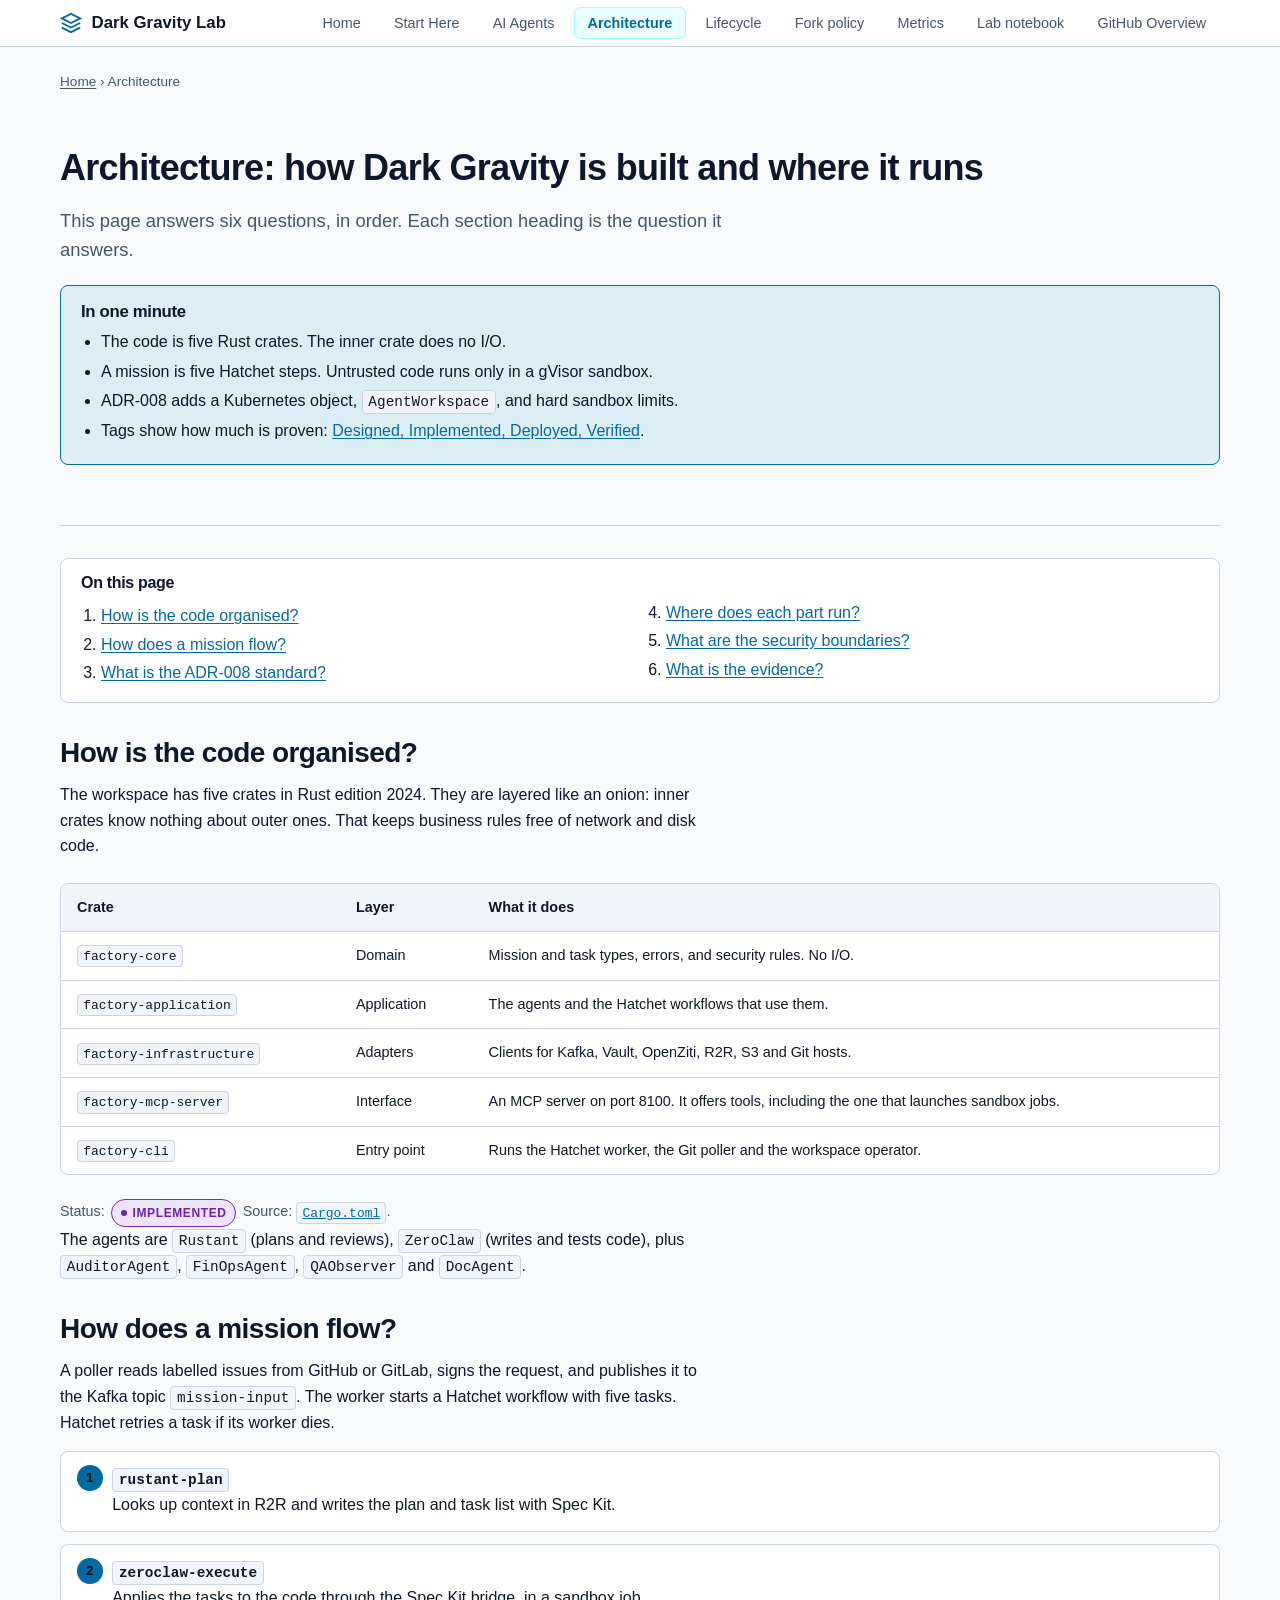
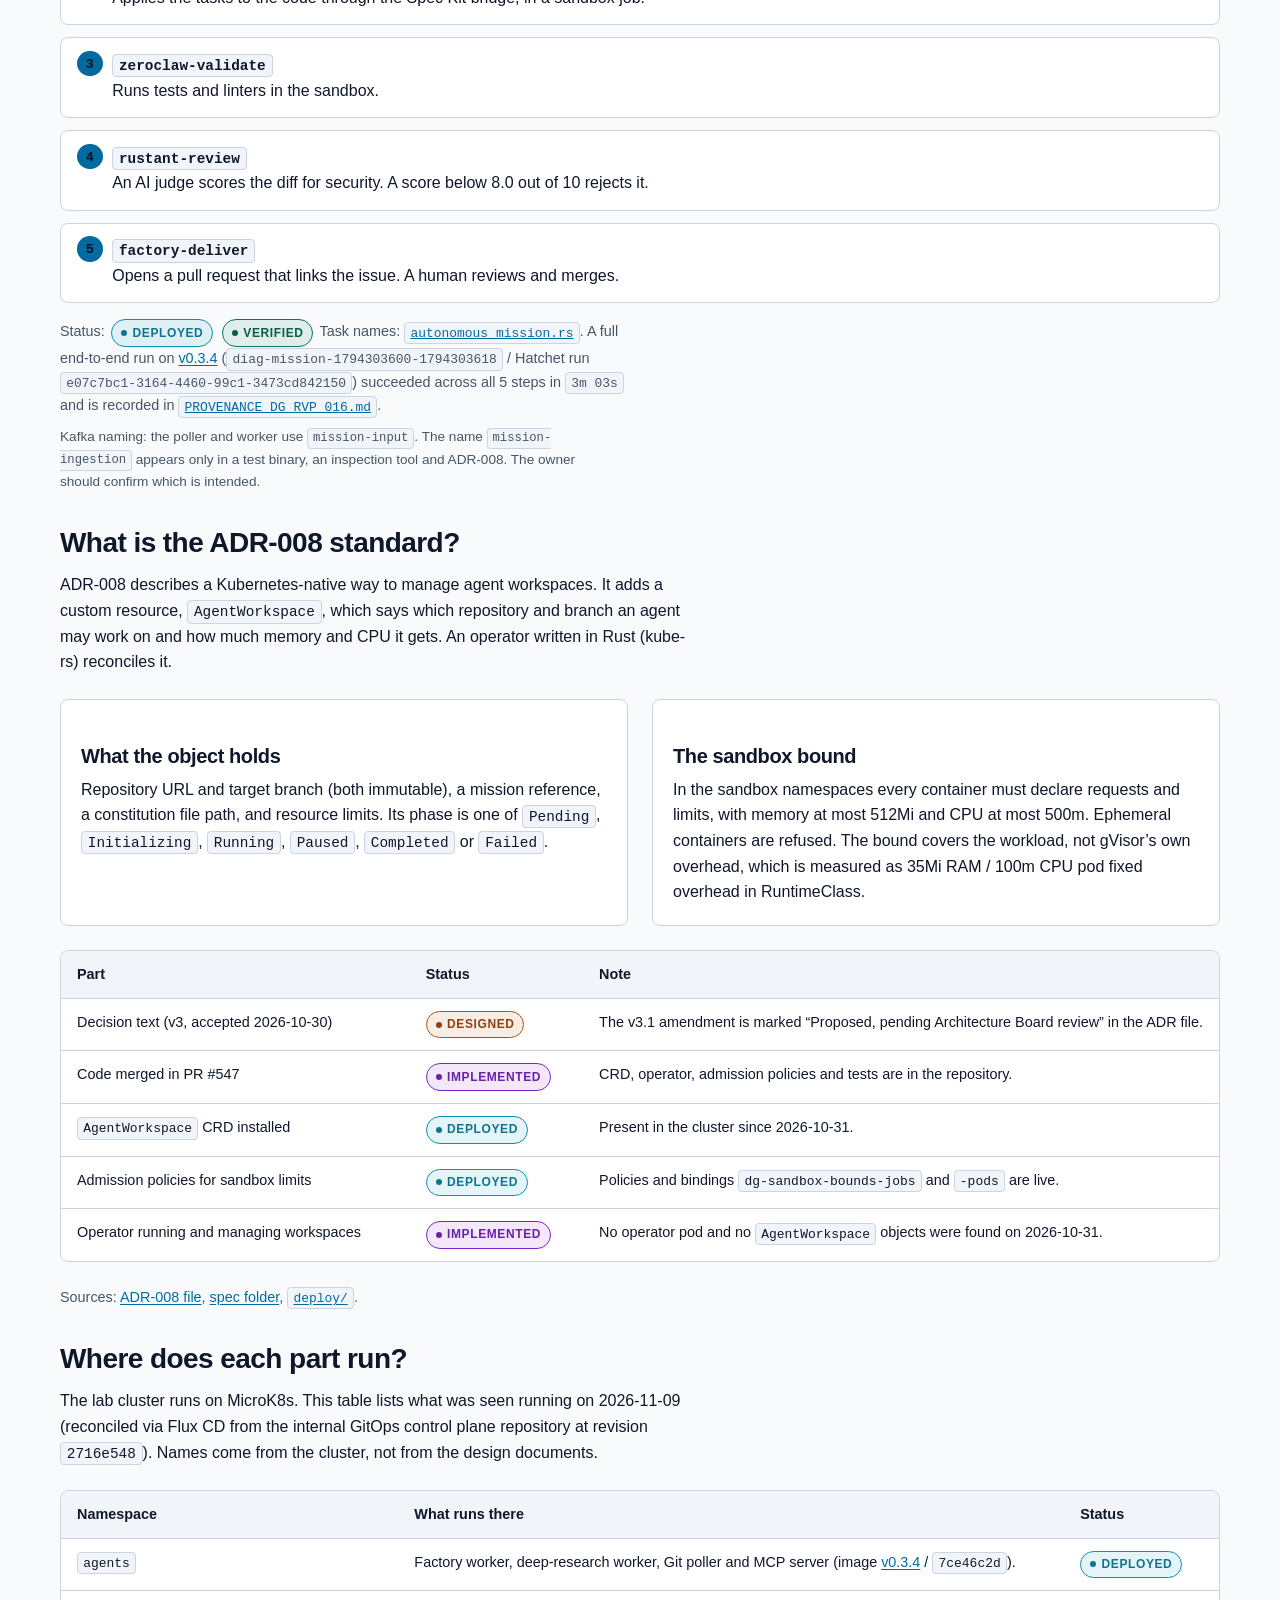
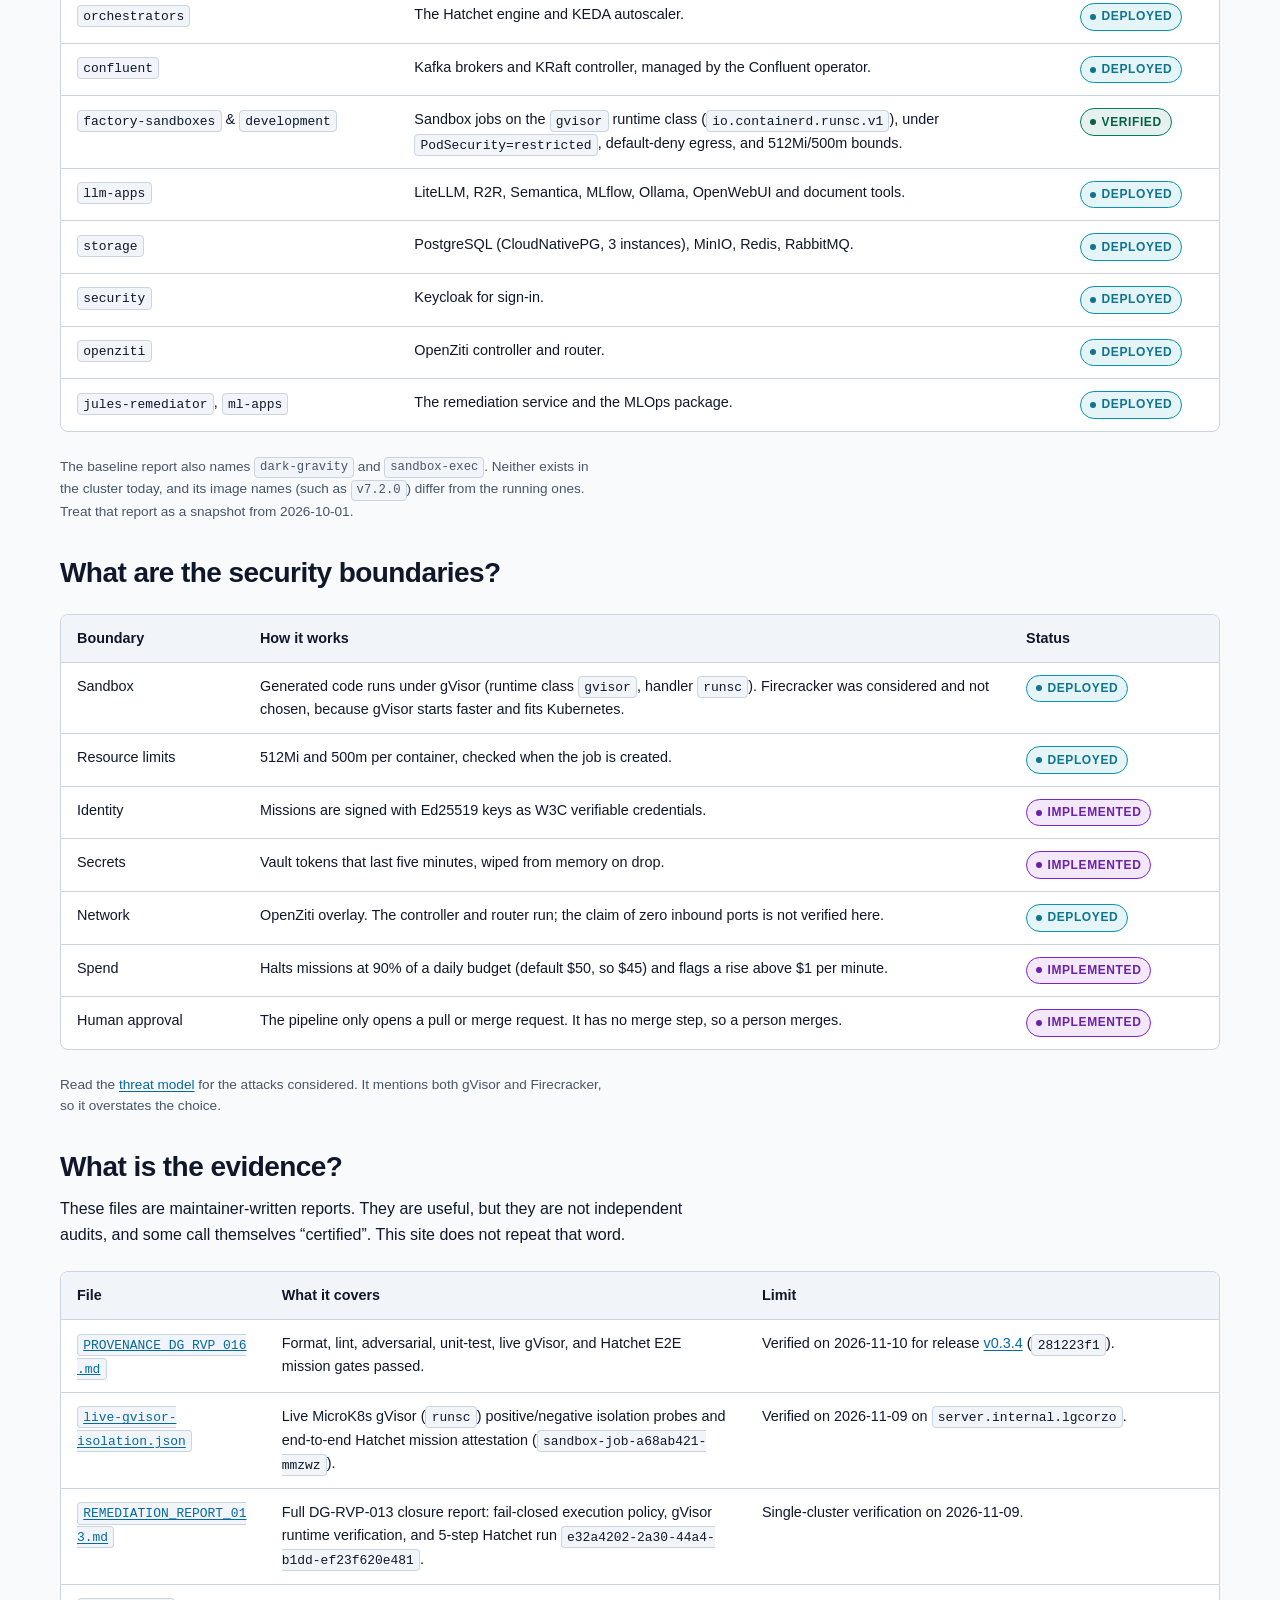
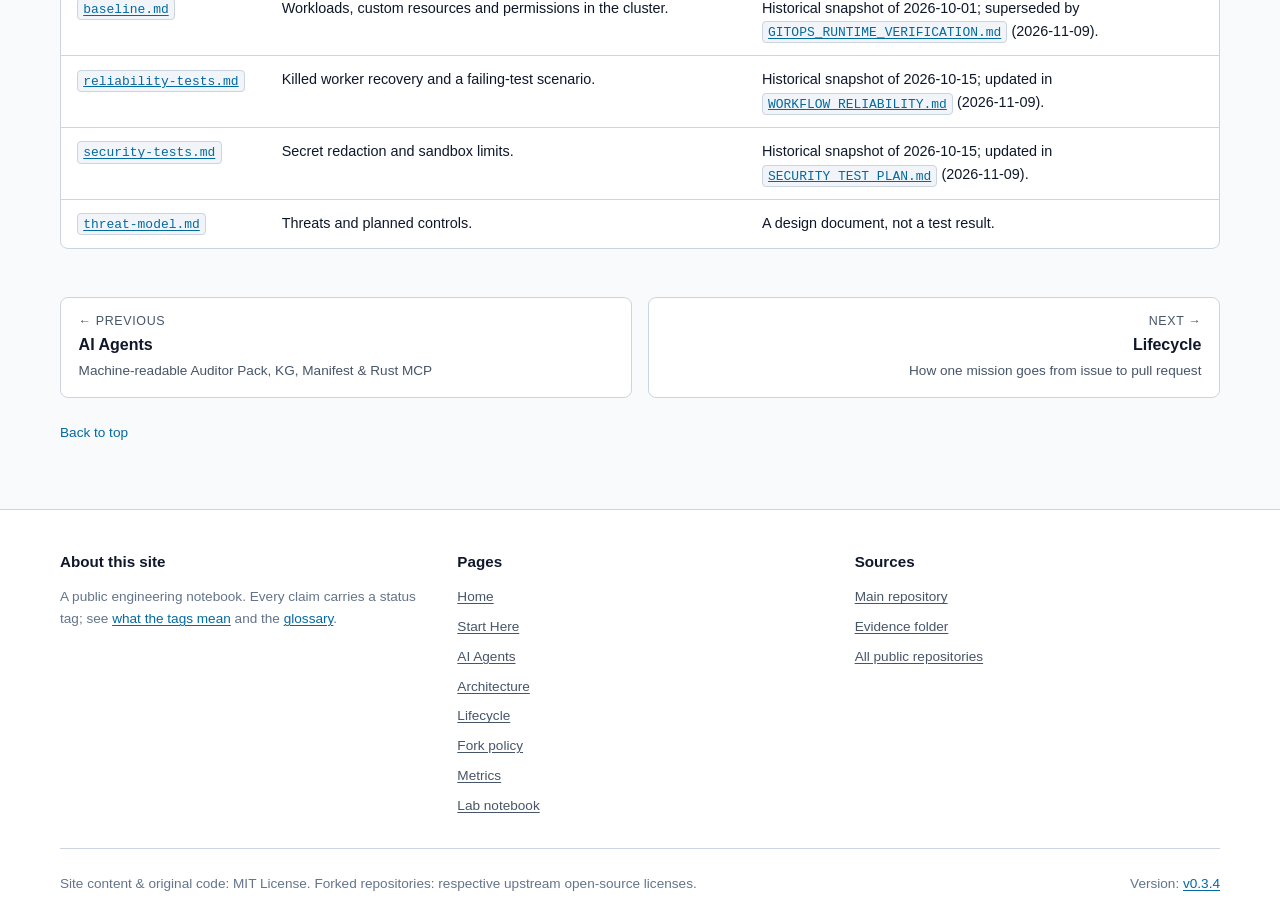
<file: architecture.html>
<!DOCTYPE html>
<html lang="en">
<head>
  <meta charset="UTF-8">
  <meta name="viewport" content="width=device-width, initial-scale=1.0">
  <title>Architecture: Dark Gravity System Design</title>
  <meta name="description" content="Five Rust crates, 5-step Hatchet pipeline, ADR-008 workspace CRD, gVisor sandboxes, and Kubernetes cluster topology verified against repository facts.">
  <link rel="canonical" href="https://lgcorzo.github.io/architecture.html">
  <meta property="og:site_name" content="Dark Gravity Lab">
  <meta property="og:type" content="website">
  <meta property="og:title" content="Architecture: Dark Gravity System Design">
  <meta property="og:description" content="Five Rust crates, 5-step Hatchet pipeline, ADR-008 workspace CRD, gVisor sandboxes, and Kubernetes cluster topology verified against repository facts.">
  <meta property="og:url" content="https://lgcorzo.github.io/architecture.html">
  <meta property="og:image" content="https://lgcorzo.github.io/assets/og-image.png">
  <meta property="og:image:width" content="1200">
  <meta property="og:image:height" content="630">
  <meta name="twitter:card" content="summary_large_image">
  <meta name="twitter:title" content="Architecture: Dark Gravity System Design">
  <meta name="twitter:description" content="Five Rust crates, 5-step Hatchet pipeline, ADR-008 workspace CRD, gVisor sandboxes, and Kubernetes cluster topology verified against repository facts.">
  <meta name="twitter:image" content="https://lgcorzo.github.io/assets/og-image.png">
  <link rel="stylesheet" href="assets/site.css">
  <link rel="icon" type="image/svg+xml" href="data:image/svg+xml,<svg xmlns='http://www.w3.org/2000/svg' viewBox='0 0 24 24'><path fill='%2300f0ff' d='M12 2L2 7l10 5 10-5-10-5zM2 17l10 5 10-5M2 12l10 5 10-5'/></svg>">
</head>
<body>
  <a href="#main" class="skip-link">Skip to main content</a>
  <!--SHELL:HEADER-->
  <header class="site-header">
    <div class="container">
      <nav class="site-nav" aria-label="Main">
        <a href="index.html" class="site-brand"><svg viewBox="0 0 24 24" fill="none" stroke="currentColor" stroke-width="2" aria-hidden="true"><path d="M12 2L2 7l10 5 10-5-10-5zM2 17l10 5 10-5M2 12l10 5 10-5"/></svg><span>Dark Gravity Lab</span></a>
        <ul class="nav-menu">
          <li><a href="index.html" class="nav-link">Home</a></li>
          <li><a href="start-here/index.html" class="nav-link" title="5-minute onboarding across repos, RQs, metrics & MCP">Start Here</a></li>
          <li><a href="ai-agents/index.html" class="nav-link" title="Quick-entry portal for external AI coding agents">AI Agents</a></li>
          <li><a href="architecture.html" class="nav-link" aria-current="page">Architecture</a></li>
          <li><a href="lifecycle.html" class="nav-link" title="Mission flow: from issue to human-reviewed PR">Lifecycle</a></li>
          <li><a href="fork-policy.html" class="nav-link" title="Dependency governance: 42 maintained open-source forks">Fork policy</a></li>
          <li><a href="metrics.html" class="nav-link" title="Development, Quality, Security &amp; Agents KPIs">Metrics</a></li>
          <li><a href="notebooks.html" class="nav-link">Lab notebook</a></li>
          <li><a href="https://github.com/lgcorzo" class="nav-link" title="GitHub profile and ecosystem overview (@lgcorzo)">GitHub Overview</a></li>
        </ul>
      </nav>
    </div>
  </header>
  <!--/SHELL:HEADER-->

  <main id="main">
    <div class="container">
      <p class="breadcrumb"><a href="index.html">Home</a> &rsaquo; Architecture</p>

      <section class="hero">
        <h1>Architecture: how Dark Gravity is built and where it runs</h1>
        <p class="lede">
          This page answers six questions, in order. Each section heading
          is the question it answers.
        </p>
        <div class="minute">
          <h2>In one minute</h2>
          <ul>
            <li>The code is five Rust crates. The inner crate does no I/O.</li>
            <li>A mission is five Hatchet steps. Untrusted code runs only in a gVisor sandbox.</li>
            <li>ADR-008 adds a Kubernetes object, <code>AgentWorkspace</code>, and hard sandbox limits.</li>
            <li>Tags show how much is proven: <a href="index.html#status-tags">Designed, Implemented, Deployed, Verified</a>.</li>
          </ul>
        </div>
      </section>

      <nav class="toc" aria-label="On this page">
        <h2>On this page</h2>
        <ol>
          <li><a href="#overview">How is the code organised?</a></li>
          <li><a href="#mission-flow">How does a mission flow?</a></li>
          <li><a href="#adr-008">What is the ADR-008 standard?</a></li>
          <li><a href="#where-things-run">Where does each part run?</a></li>
          <li><a href="#security">What are the security boundaries?</a></li>
          <li><a href="#evidence">What is the evidence?</a></li>
        </ol>
      </nav>

      <section id="overview">
        <h2>How is the code organised?</h2>
        <p>
          The workspace has five crates in Rust edition 2024. They are
          layered like an onion: inner crates know nothing about outer ones.
          That keeps business rules free of network and disk code.
        </p>
        <div class="table-container">
          <table>
            <thead><tr><th scope="col">Crate</th><th scope="col">Layer</th><th scope="col">What it does</th></tr></thead>
            <tbody>
              <tr><td><code>factory-core</code></td><td>Domain</td><td>Mission and task types, errors, and security rules. No I/O.</td></tr>
              <tr><td><code>factory-application</code></td><td>Application</td><td>The agents and the Hatchet workflows that use them.</td></tr>
              <tr><td><code>factory-infrastructure</code></td><td>Adapters</td><td>Clients for Kafka, Vault, OpenZiti, R2R, S3 and Git hosts.</td></tr>
              <tr><td><code>factory-mcp-server</code></td><td>Interface</td><td>An MCP server on port 8100. It offers tools, including the one that launches sandbox jobs.</td></tr>
              <tr><td><code>factory-cli</code></td><td>Entry point</td><td>Runs the Hatchet worker, the Git poller and the workspace operator.</td></tr>
            </tbody>
          </table>
        </div>
        <p class="status-line">
          Status: <span class="status-tag status-implemented">Implemented</span>
          Source: <a href="https://github.com/lgcorzo/rust_CACD_autonomous_factory/blob/main/Cargo.toml"><code>Cargo.toml</code></a>.
        </p>
        <p>
          The agents are <code>Rustant</code> (plans and reviews),
          <code>ZeroClaw</code> (writes and tests code), plus
          <code>AuditorAgent</code>, <code>FinOpsAgent</code>,
          <code>QAObserver</code> and <code>DocAgent</code>.
        </p>
      </section>

      <section id="mission-flow">
        <h2>How does a mission flow?</h2>
        <p>
          A poller reads labelled issues from GitHub or GitLab, signs the
          request, and publishes it to the Kafka topic
          <code>mission-input</code>. The worker starts a Hatchet workflow
          with five tasks. Hatchet retries a task if its worker dies.
        </p>
        <ol class="steps">
          <li><strong><code>rustant-plan</code></strong>Looks up context in R2R and writes the plan and task list with Spec Kit.</li>
          <li><strong><code>zeroclaw-execute</code></strong>Applies the tasks to the code through the Spec Kit bridge, in a sandbox job.</li>
          <li><strong><code>zeroclaw-validate</code></strong>Runs tests and linters in the sandbox.</li>
          <li><strong><code>rustant-review</code></strong>An AI judge scores the diff for security. A score below 8.0 out of 10 rejects it.</li>
          <li><strong><code>factory-deliver</code></strong>Opens a pull request that links the issue. A human reviews and merges.</li>
        </ol>
        <p class="status-line">
          Status: <span class="status-tag status-deployed">Deployed</span> <span class="status-tag status-verified">Verified</span>
          Task names: <a href="https://github.com/lgcorzo/rust_CACD_autonomous_factory/blob/main/crates/factory-application/src/workflows/autonomous_mission.rs"><code>autonomous_mission.rs</code></a>.
          A full end-to-end run on <a href="https://github.com/lgcorzo/rust_CACD_autonomous_factory/releases/tag/v0.3.4">v0.3.4</a> (<code>diag-mission-1794303600-1794303618</code> / Hatchet run <code>e07c7bc1-3164-4460-99c1-3473cd842150</code>) succeeded across all 5 steps in <code>3m 03s</code> and is recorded in <a href="https://github.com/lgcorzo/rust_CACD_autonomous_factory/blob/main/docs/audit/PROVENANCE_DG_RVP_016.md"><code>PROVENANCE_DG_RVP_016.md</code></a>.
        </p>
        <p class="note">
          Kafka naming: the poller and worker use <code>mission-input</code>.
          The name <code>mission-ingestion</code> appears only in a test
          binary, an inspection tool and ADR-008. The owner should confirm
          which is intended.
        </p>
      </section>

      <section id="adr-008">
        <h2>What is the ADR-008 standard?</h2>
        <p>
          ADR-008 describes a Kubernetes-native way to manage agent
          workspaces. It adds a custom resource, <code>AgentWorkspace</code>,
          which says which repository and branch an agent may work on and how
          much memory and CPU it gets. An operator written in Rust (kube-rs)
          reconciles it.
        </p>
        <div class="grid-2">
          <div class="card">
            <h3>What the object holds</h3>
            <p>
              Repository URL and target branch (both immutable), a mission
              reference, a constitution file path, and resource limits. Its
              phase is one of <code>Pending</code>, <code>Initializing</code>,
              <code>Running</code>, <code>Paused</code>, <code>Completed</code>
              or <code>Failed</code>.
            </p>
          </div>
          <div class="card">
            <h3>The sandbox bound</h3>
            <p>
              In the sandbox namespaces every container must
              declare requests and limits, with memory at most 512Mi and CPU
              at most 500m. Ephemeral containers are refused. The bound
              covers the workload, not gVisor&rsquo;s own overhead, which is
              measured as 35Mi RAM / 100m CPU pod fixed overhead in RuntimeClass.
            </p>
          </div>
        </div>
        <div class="table-container">
          <table>
            <thead><tr><th scope="col">Part</th><th scope="col">Status</th><th scope="col">Note</th></tr></thead>
            <tbody>
              <tr><td>Decision text (v3, accepted 2026-10-30)</td><td><span class="status-tag status-designed">Designed</span></td><td>The v3.1 amendment is marked &ldquo;Proposed, pending Architecture Board review&rdquo; in the ADR file.</td></tr>
              <tr><td>Code merged in PR #547</td><td><span class="status-tag status-implemented">Implemented</span></td><td>CRD, operator, admission policies and tests are in the repository.</td></tr>
              <tr><td><code>AgentWorkspace</code> CRD installed</td><td><span class="status-tag status-deployed">Deployed</span></td><td>Present in the cluster since 2026-10-31.</td></tr>
              <tr><td>Admission policies for sandbox limits</td><td><span class="status-tag status-deployed">Deployed</span></td><td>Policies and bindings <code>dg-sandbox-bounds-jobs</code> and <code>-pods</code> are live.</td></tr>
              <tr><td>Operator running and managing workspaces</td><td><span class="status-tag status-implemented">Implemented</span></td><td>No operator pod and no <code>AgentWorkspace</code> objects were found on 2026-10-31.</td></tr>
            </tbody>
          </table>
        </div>
        <p class="status-line">
          Sources:
          <a href="https://github.com/lgcorzo/rust_CACD_autonomous_factory/blob/main/wiki/architecture/decisions/adr-008-google-ax-crd-workspace-standard-v3.1.md">ADR-008 file</a>,
          <a href="https://github.com/lgcorzo/rust_CACD_autonomous_factory/tree/main/specs/008-crd-workspace-standard">spec folder</a>,
          <a href="https://github.com/lgcorzo/rust_CACD_autonomous_factory/tree/main/deploy"><code>deploy/</code></a>.
        </p>
      </section>

      <section id="where-things-run">
        <h2>Where does each part run?</h2>
        <p>
          The lab cluster runs on MicroK8s. This table lists what was seen
          running on 2026-11-09 (reconciled via Flux CD from the internal GitOps control plane repository at revision <code>2716e548</code>). Names come from the cluster, not from the
          design documents.
        </p>
        <div class="table-container">
          <table>
            <thead><tr><th scope="col">Namespace</th><th scope="col">What runs there</th><th scope="col">Status</th></tr></thead>
            <tbody>
              <tr><td><code>agents</code></td><td>Factory worker, deep-research worker, Git poller and MCP server (image <a href="https://github.com/lgcorzo/rust_CACD_autonomous_factory/releases/tag/v0.3.4">v0.3.4</a> / <code>7ce46c2d</code>).</td><td><span class="status-tag status-deployed">Deployed</span></td></tr>
              <tr><td><code>orchestrators</code></td><td>The Hatchet engine and KEDA autoscaler.</td><td><span class="status-tag status-deployed">Deployed</span></td></tr>
              <tr><td><code>confluent</code></td><td>Kafka brokers and KRaft controller, managed by the Confluent operator.</td><td><span class="status-tag status-deployed">Deployed</span></td></tr>
              <tr><td><code>factory-sandboxes</code> &amp; <code>development</code></td><td>Sandbox jobs on the <code>gvisor</code> runtime class (<code>io.containerd.runsc.v1</code>), under <code>PodSecurity=restricted</code>, default-deny egress, and 512Mi/500m bounds.</td><td><span class="status-tag status-verified">Verified</span></td></tr>
              <tr><td><code>llm-apps</code></td><td>LiteLLM, R2R, Semantica, MLflow, Ollama, OpenWebUI and document tools.</td><td><span class="status-tag status-deployed">Deployed</span></td></tr>
              <tr><td><code>storage</code></td><td>PostgreSQL (CloudNativePG, 3 instances), MinIO, Redis, RabbitMQ.</td><td><span class="status-tag status-deployed">Deployed</span></td></tr>
              <tr><td><code>security</code></td><td>Keycloak for sign-in.</td><td><span class="status-tag status-deployed">Deployed</span></td></tr>
              <tr><td><code>openziti</code></td><td>OpenZiti controller and router.</td><td><span class="status-tag status-deployed">Deployed</span></td></tr>
              <tr><td><code>jules-remediator</code>, <code>ml-apps</code></td><td>The remediation service and the MLOps package.</td><td><span class="status-tag status-deployed">Deployed</span></td></tr>
            </tbody>
          </table>
        </div>
        <p class="note">
          The baseline report also names <code>dark-gravity</code> and
          <code>sandbox-exec</code>. Neither exists in the cluster today, and
          its image names (such as <code>v7.2.0</code>) differ from the
          running ones. Treat that report as a snapshot from 2026-10-01.
        </p>
      </section>

      <section id="security">
        <h2>What are the security boundaries?</h2>
        <div class="table-container">
          <table>
            <thead><tr><th scope="col">Boundary</th><th scope="col">How it works</th><th scope="col">Status</th></tr></thead>
            <tbody>
              <tr><td>Sandbox</td><td>Generated code runs under gVisor (runtime class <code>gvisor</code>, handler <code>runsc</code>). Firecracker was considered and not chosen, because gVisor starts faster and fits Kubernetes.</td><td><span class="status-tag status-deployed">Deployed</span></td></tr>
              <tr><td>Resource limits</td><td>512Mi and 500m per container, checked when the job is created.</td><td><span class="status-tag status-deployed">Deployed</span></td></tr>
              <tr><td>Identity</td><td>Missions are signed with Ed25519 keys as W3C verifiable credentials.</td><td><span class="status-tag status-implemented">Implemented</span></td></tr>
              <tr><td>Secrets</td><td>Vault tokens that last five minutes, wiped from memory on drop.</td><td><span class="status-tag status-implemented">Implemented</span></td></tr>
              <tr><td>Network</td><td>OpenZiti overlay. The controller and router run; the claim of zero inbound ports is not verified here.</td><td><span class="status-tag status-deployed">Deployed</span></td></tr>
              <tr><td>Spend</td><td>Halts missions at 90% of a daily budget (default $50, so $45) and flags a rise above $1 per minute.</td><td><span class="status-tag status-implemented">Implemented</span></td></tr>
              <tr><td>Human approval</td><td>The pipeline only opens a pull or merge request. It has no merge step, so a person merges.</td><td><span class="status-tag status-implemented">Implemented</span></td></tr>
            </tbody>
          </table>
        </div>
        <p class="note">
          Read the <a href="https://github.com/lgcorzo/rust_CACD_autonomous_factory/blob/main/evidence/security/threat-model.md">threat model</a>
          for the attacks considered. It mentions both gVisor and Firecracker,
          so it overstates the choice.
        </p>
      </section>

      <section id="evidence">
        <h2>What is the evidence?</h2>
        <p>
          These files are maintainer-written reports. They are useful, but
          they are not independent audits, and some call themselves
          &ldquo;certified&rdquo;. This site does not repeat that word.
        </p>
        <div class="table-container">
          <table>
            <thead><tr><th scope="col">File</th><th scope="col">What it covers</th><th scope="col">Limit</th></tr></thead>
            <tbody>
              <tr><td><a href="https://github.com/lgcorzo/rust_CACD_autonomous_factory/blob/main/docs/audit/PROVENANCE_DG_RVP_016.md"><code>PROVENANCE_DG_RVP_016.md</code></a></td><td>Format, lint, adversarial, unit-test, live gVisor, and Hatchet E2E mission gates passed.</td><td>Verified on 2026-11-10 for release <a href="https://github.com/lgcorzo/rust_CACD_autonomous_factory/releases/tag/v0.3.4">v0.3.4</a> (<code>281223f1</code>).</td></tr>
              <tr><td><a href="https://github.com/lgcorzo/rust_CACD_autonomous_factory/blob/main/evidence/security/live-gvisor-isolation.json"><code>live-gvisor-isolation.json</code></a></td><td>Live MicroK8s gVisor (<code>runsc</code>) positive/negative isolation probes and end-to-end Hatchet mission attestation (<code>sandbox-job-a68ab421-mmzwz</code>).</td><td>Verified on 2026-11-09 on <code>server.internal.lgcorzo</code>.</td></tr>
              <tr><td><a href="https://github.com/lgcorzo/rust_CACD_autonomous_factory/blob/main/docs/audit/REMEDIATION_REPORT_013.md"><code>REMEDIATION_REPORT_013.md</code></a></td><td>Full DG-RVP-013 closure report: fail-closed execution policy, gVisor runtime verification, and 5-step Hatchet run <code>e32a4202-2a30-44a4-b1dd-ef23f620e481</code>.</td><td>Single-cluster verification on 2026-11-09.</td></tr>
              <tr><td><a href="https://github.com/lgcorzo/rust_CACD_autonomous_factory/blob/main/evidence/baseline.md"><code>baseline.md</code></a></td><td>Workloads, custom resources and permissions in the cluster.</td><td>Historical snapshot of 2026-10-01; superseded by <a href="https://github.com/lgcorzo/rust_CACD_autonomous_factory/blob/main/docs/audit/GITOPS_RUNTIME_VERIFICATION.md"><code>GITOPS_RUNTIME_VERIFICATION.md</code></a> (2026-11-09).</td></tr>
              <tr><td><a href="https://github.com/lgcorzo/rust_CACD_autonomous_factory/blob/main/evidence/reliability-tests.md"><code>reliability-tests.md</code></a></td><td>Killed worker recovery and a failing-test scenario.</td><td>Historical snapshot of 2026-10-15; updated in <a href="https://github.com/lgcorzo/rust_CACD_autonomous_factory/blob/main/docs/audit/WORKFLOW_RELIABILITY.md"><code>WORKFLOW_RELIABILITY.md</code></a> (2026-11-09).</td></tr>
              <tr><td><a href="https://github.com/lgcorzo/rust_CACD_autonomous_factory/blob/main/evidence/security-tests.md"><code>security-tests.md</code></a></td><td>Secret redaction and sandbox limits.</td><td>Historical snapshot of 2026-10-15; updated in <a href="https://github.com/lgcorzo/rust_CACD_autonomous_factory/blob/main/docs/audit/SECURITY_TEST_PLAN.md"><code>SECURITY_TEST_PLAN.md</code></a> (2026-11-09).</td></tr>
              <tr><td><a href="https://github.com/lgcorzo/rust_CACD_autonomous_factory/blob/main/evidence/security/threat-model.md"><code>threat-model.md</code></a></td><td>Threats and planned controls.</td><td>A design document, not a test result.</td></tr>
            </tbody>
          </table>
        </div>
      </section>

      <!--SHELL:PAGER-->
      <nav class="pager" aria-label="Reading order">
        <a class="prev" href="ai-agents/index.html" rel="prev"><small>&larr; Previous</small><strong>AI Agents</strong><br><span class="note">Machine-readable Auditor Pack, KG, Manifest &amp; Rust MCP</span></a>
        <a class="next" href="lifecycle.html" rel="next"><small>Next &rarr;</small><strong>Lifecycle</strong><br><span class="note">How one mission goes from issue to pull request</span></a>
      </nav>
      <!--/SHELL:PAGER-->
      <a class="to-top" href="#main">Back to top</a>
    </div>
  </main>

  <!--SHELL:FOOTER-->
  <footer class="site-footer">
    <div class="container">
      <div class="footer-grid">
        <div class="footer-col">
          <p class="footer-title">About this site</p>
          <p>A public engineering notebook. Every claim carries a status tag;
          see <a href="index.html#status-tags">what the tags mean</a> and the
          <a href="index.html#glossary">glossary</a>.</p>
        </div>
        <div class="footer-col">
          <p class="footer-title">Pages</p>
          <ul class="footer-links">
            <li><a href="index.html">Home</a></li>
            <li><a href="start-here/index.html">Start Here</a></li>
            <li><a href="ai-agents/index.html">AI Agents</a></li>
            <li><a href="architecture.html">Architecture</a></li>
            <li><a href="lifecycle.html">Lifecycle</a></li>
            <li><a href="fork-policy.html">Fork policy</a></li>
            <li><a href="metrics.html">Metrics</a></li>
            <li><a href="notebooks.html">Lab notebook</a></li>
          </ul>
        </div>
        <div class="footer-col">
          <p class="footer-title">Sources</p>
          <ul class="footer-links">
            <li><a href="https://github.com/lgcorzo/rust_CACD_autonomous_factory">Main repository</a></li>
            <li><a href="https://github.com/lgcorzo/rust_CACD_autonomous_factory/tree/main/evidence">Evidence folder</a></li>
            <li><a href="https://github.com/lgcorzo">All public repositories</a></li>
          </ul>
        </div>
      </div>
      <div class="footer-bottom">
        <span>Site content &amp; original code: MIT License. Forked repositories: respective upstream open-source licenses.</span>
        <span>Version: <a href="https://github.com/lgcorzo/rust_CACD_autonomous_factory/releases/tag/v0.3.4">v0.3.4</a></span>
      </div>
    </div>
  </footer>
  <!--/SHELL:FOOTER-->
</body>
</html>
</file>
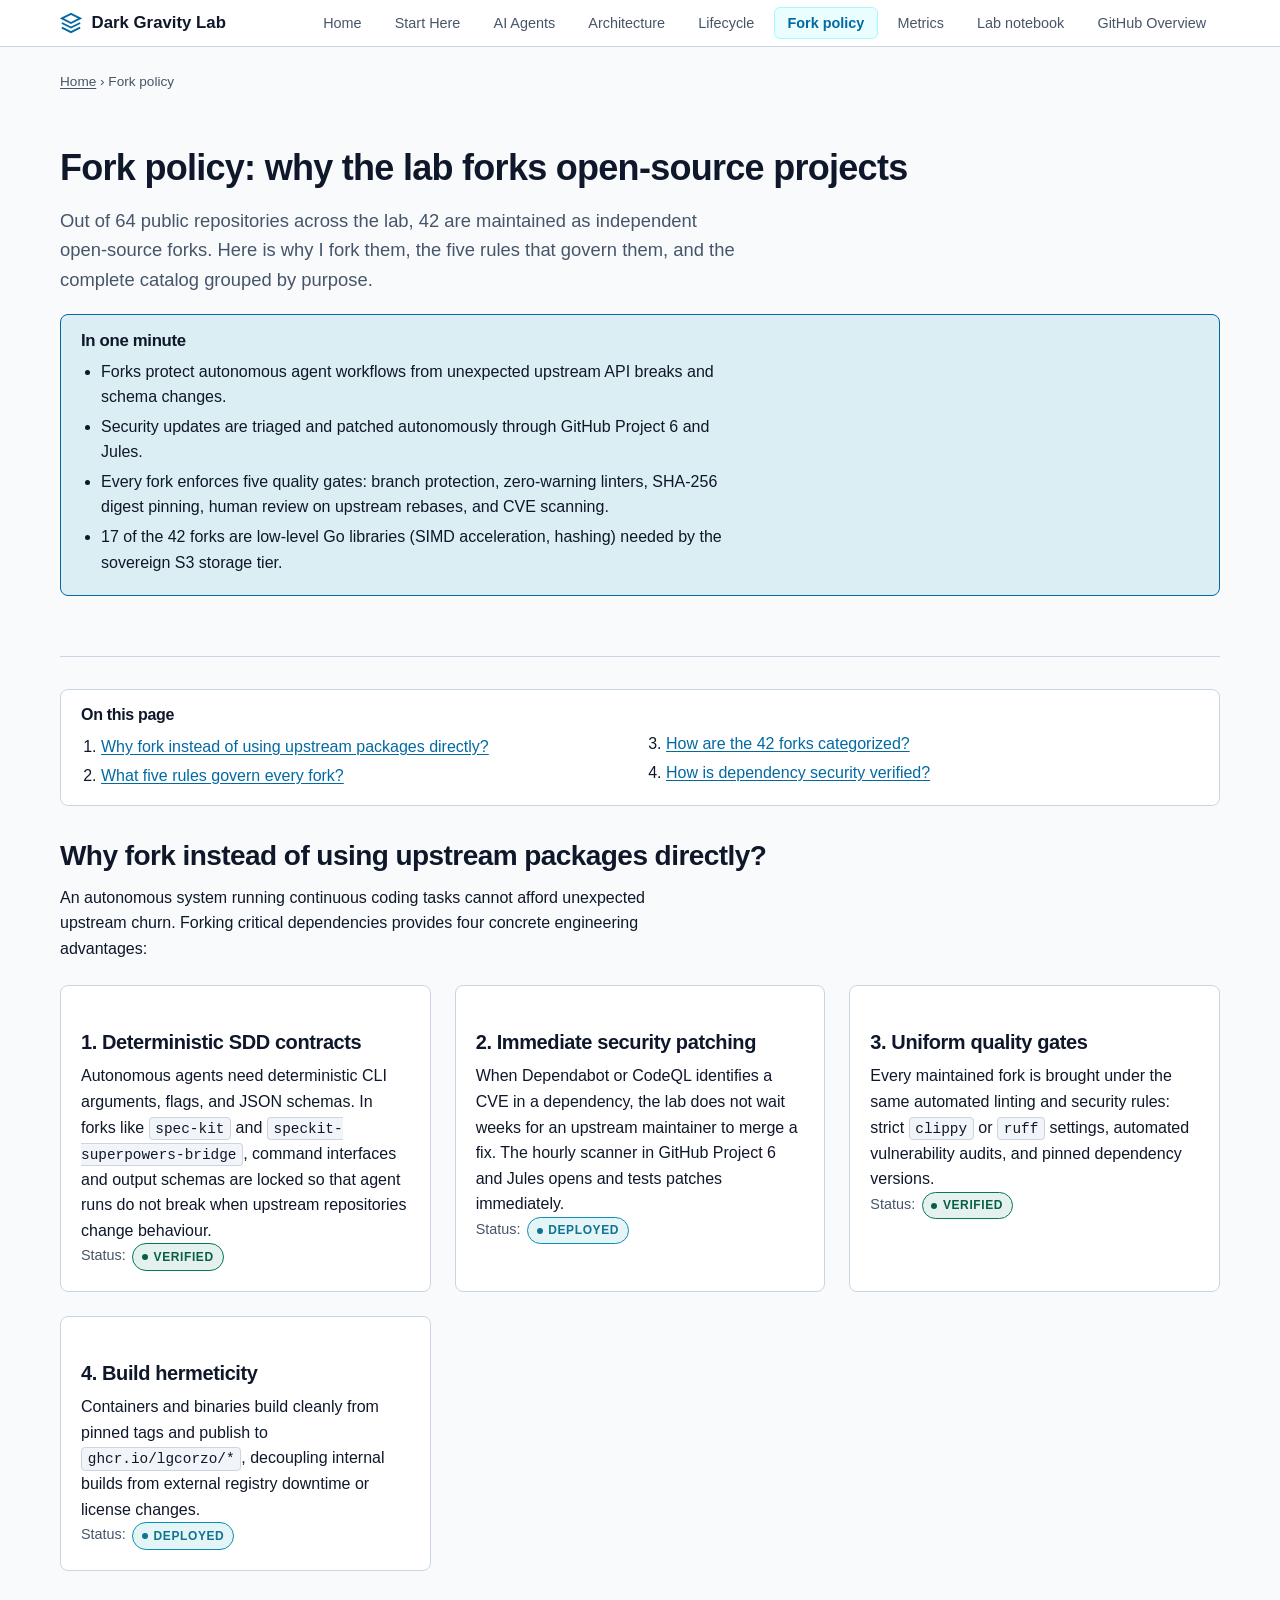
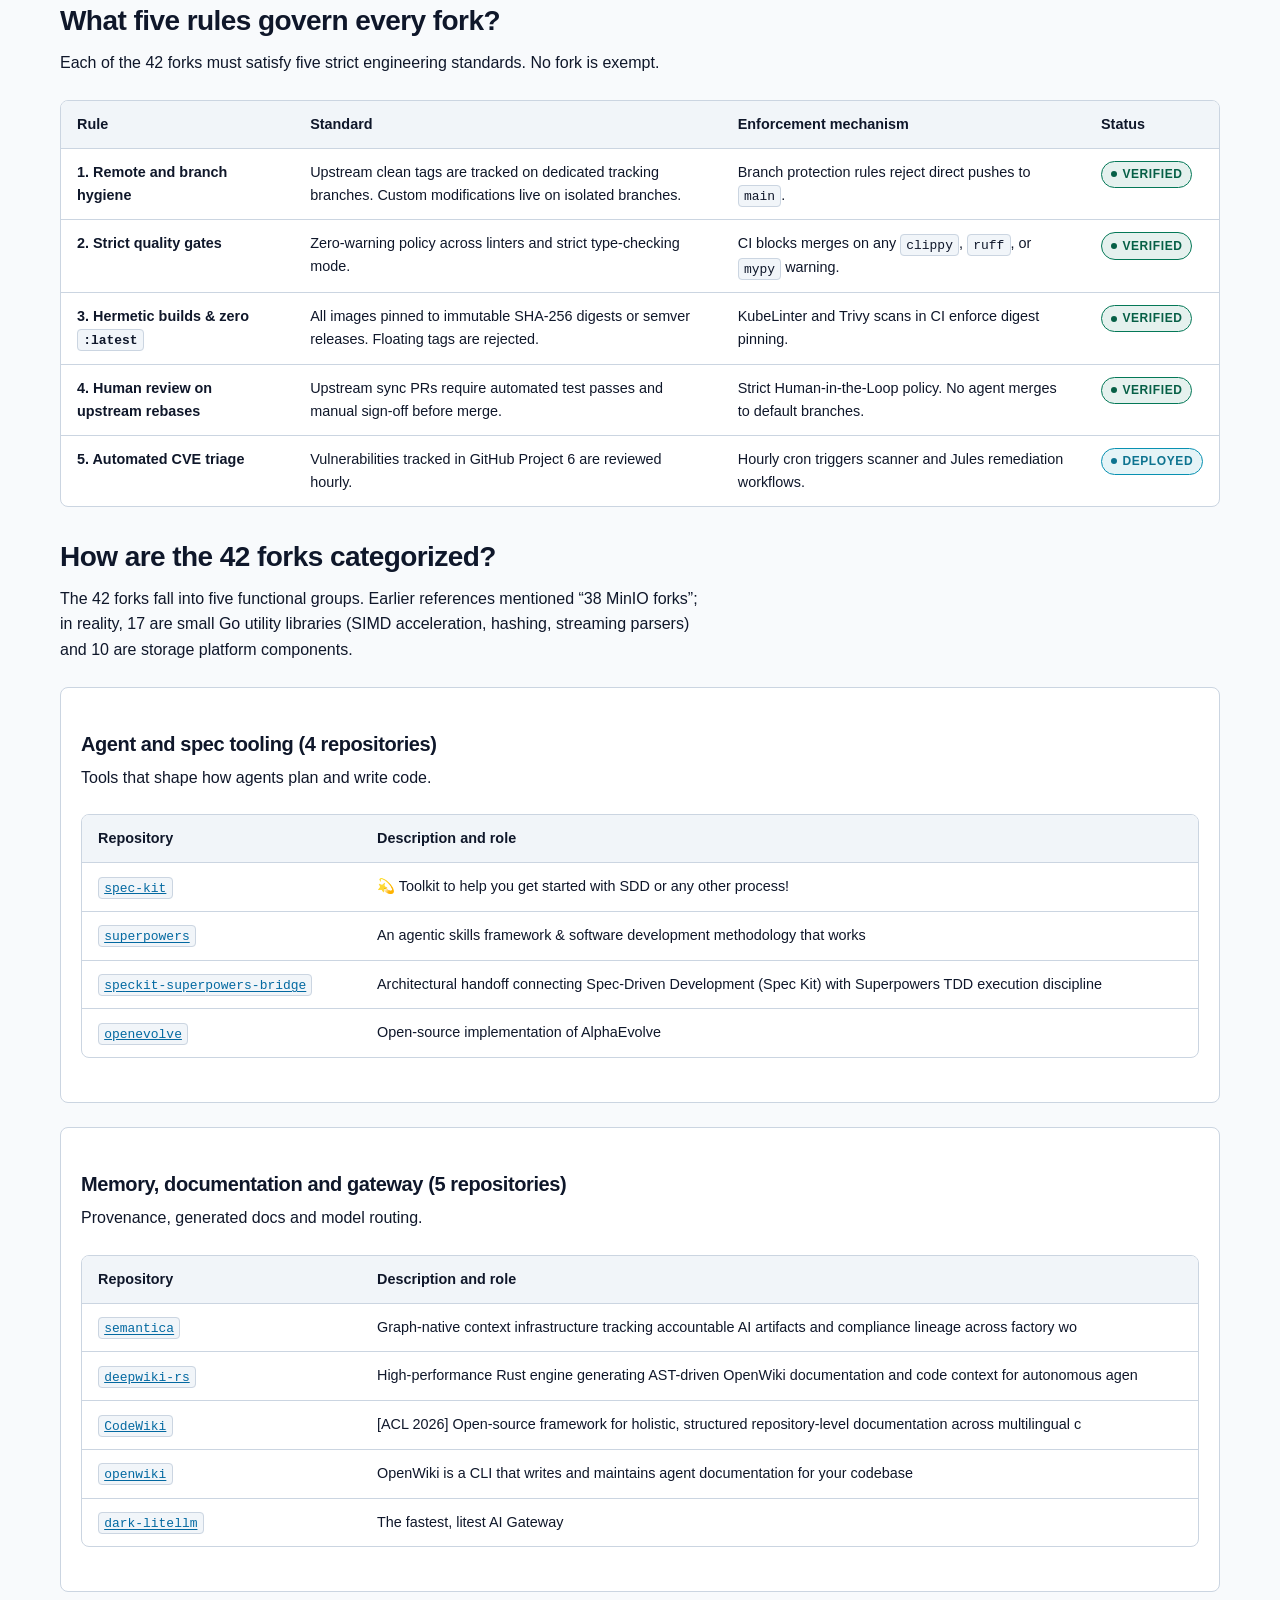
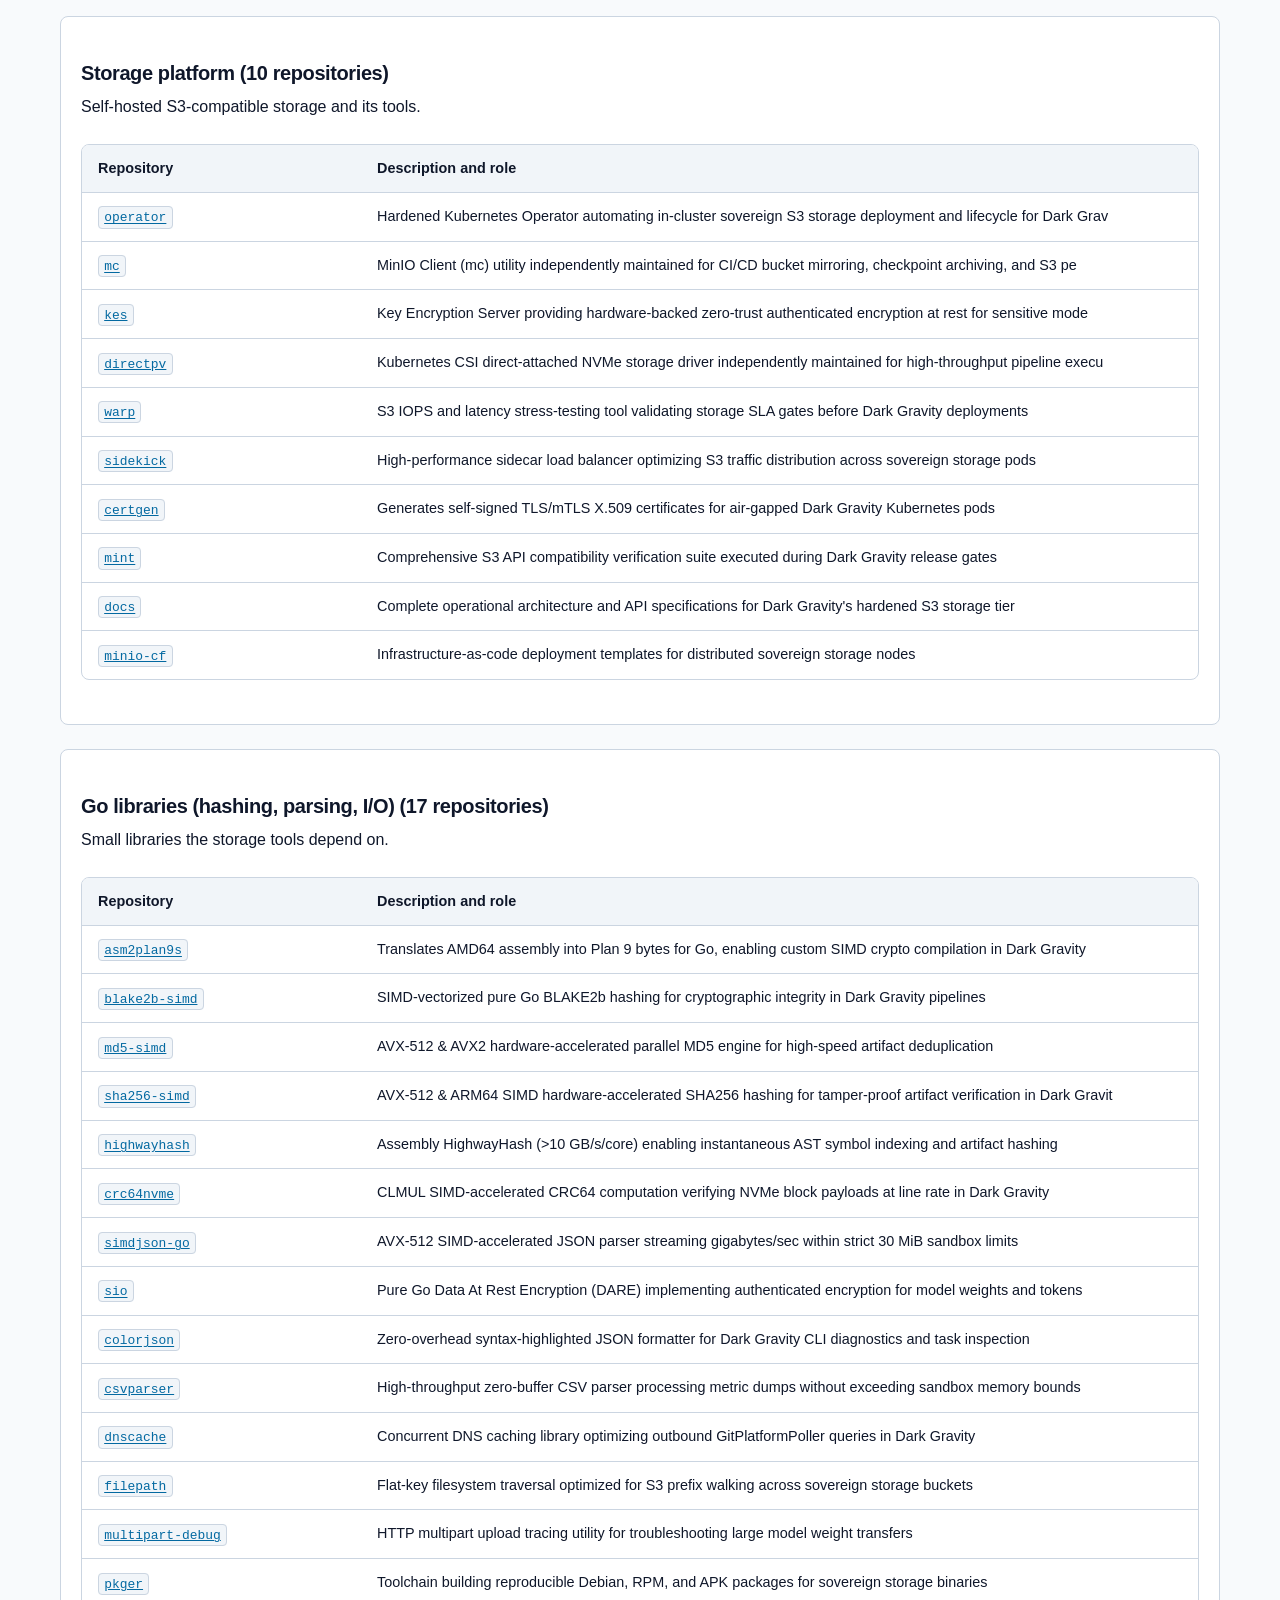
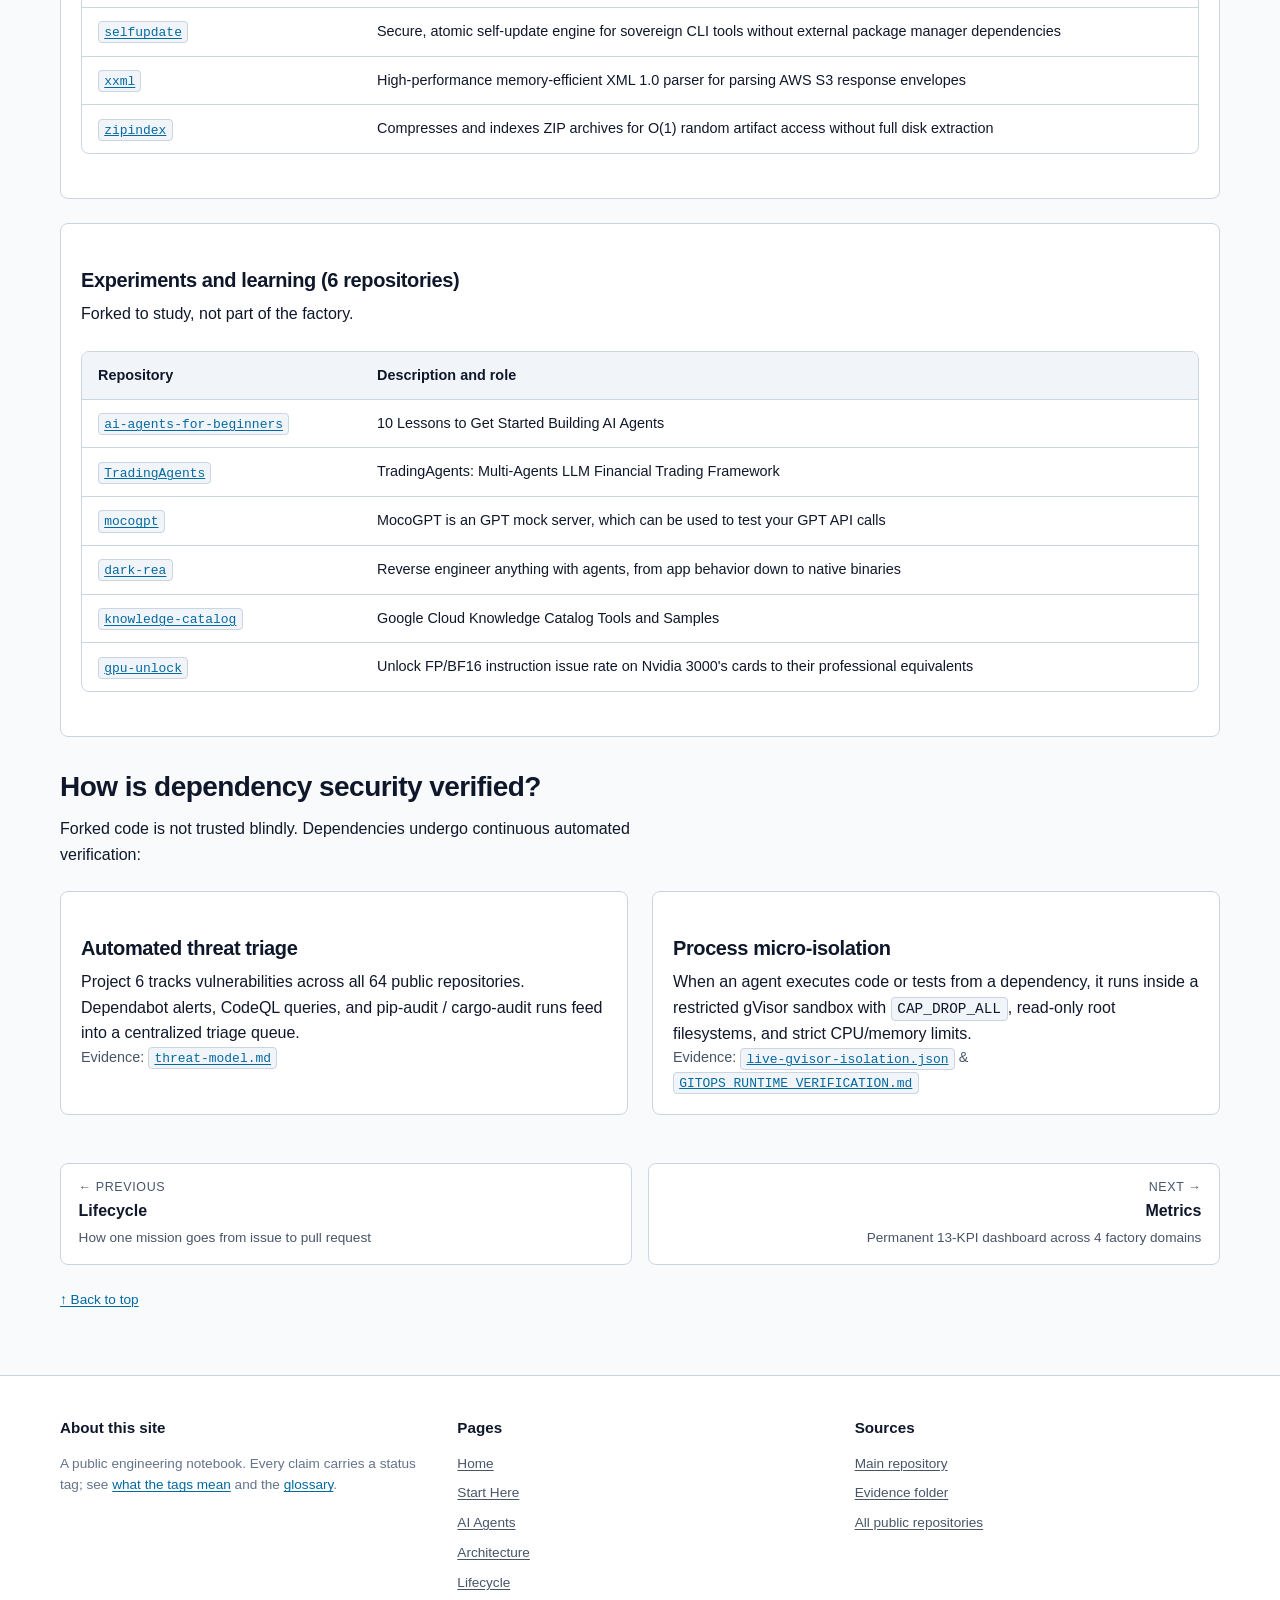
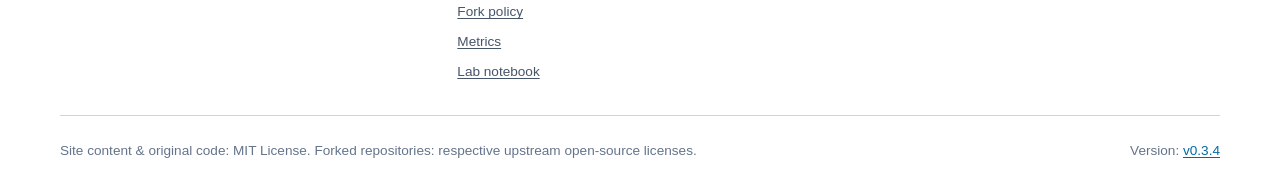
<file: fork-policy.html>
<!DOCTYPE html>
<html lang="en">
<head>
  <meta charset="UTF-8">
  <meta name="viewport" content="width=device-width, initial-scale=1.0">
  <title>Fork Policy: Open Source Governance</title>
  <meta name="description" content="Engineering rationale, quality standards, and the 42 maintained open-source forks supporting the Dark Gravity autonomous factory.">
  <link rel="canonical" href="https://lgcorzo.github.io/fork-policy.html">
  <meta property="og:site_name" content="Dark Gravity Lab">
  <meta property="og:type" content="website">
  <meta property="og:title" content="Fork Policy: Open Source Governance">
  <meta property="og:description" content="Engineering rationale, quality standards, and the 42 maintained open-source forks supporting the Dark Gravity autonomous factory.">
  <meta property="og:url" content="https://lgcorzo.github.io/fork-policy.html">
  <meta property="og:image" content="https://lgcorzo.github.io/assets/og-image.png">
  <meta property="og:image:width" content="1200">
  <meta property="og:image:height" content="630">
  <meta name="twitter:card" content="summary_large_image">
  <meta name="twitter:title" content="Fork Policy: Open Source Governance">
  <meta name="twitter:description" content="Engineering rationale, quality standards, and the 42 maintained open-source forks supporting the Dark Gravity autonomous factory.">
  <meta name="twitter:image" content="https://lgcorzo.github.io/assets/og-image.png">
  <link rel="stylesheet" href="assets/site.css">
  <link rel="icon" type="image/svg+xml" href="data:image/svg+xml,<svg xmlns='http://www.w3.org/2000/svg' viewBox='0 0 24 24'><path fill='%2300f0ff' d='M12 2L2 7l10 5 10-5-10-5zM2 17l10 5 10-5M2 12l10 5 10-5'/></svg>">
</head>
<body>
  <a href="#main" class="skip-link">Skip to main content</a>
  <!--SHELL:HEADER-->
  <header class="site-header">
    <div class="container">
      <nav class="site-nav" aria-label="Main">
        <a href="index.html" class="site-brand"><svg viewBox="0 0 24 24" fill="none" stroke="currentColor" stroke-width="2" aria-hidden="true"><path d="M12 2L2 7l10 5 10-5-10-5zM2 17l10 5 10-5M2 12l10 5 10-5"/></svg><span>Dark Gravity Lab</span></a>
        <ul class="nav-menu">
          <li><a href="index.html" class="nav-link">Home</a></li>
          <li><a href="start-here/index.html" class="nav-link" title="5-minute onboarding across repos, RQs, metrics & MCP">Start Here</a></li>
          <li><a href="ai-agents/index.html" class="nav-link" title="Quick-entry portal for external AI coding agents">AI Agents</a></li>
          <li><a href="architecture.html" class="nav-link">Architecture</a></li>
          <li><a href="lifecycle.html" class="nav-link" title="Mission flow: from issue to human-reviewed PR">Lifecycle</a></li>
          <li><a href="fork-policy.html" class="nav-link" aria-current="page" title="Dependency governance: 42 maintained open-source forks">Fork policy</a></li>
          <li><a href="metrics.html" class="nav-link" title="Development, Quality, Security &amp; Agents KPIs">Metrics</a></li>
          <li><a href="notebooks.html" class="nav-link">Lab notebook</a></li>
          <li><a href="https://github.com/lgcorzo" class="nav-link" title="GitHub profile and ecosystem overview (@lgcorzo)">GitHub Overview</a></li>
        </ul>
      </nav>
    </div>
  </header>
  <!--/SHELL:HEADER-->

  <main id="main">
    <div class="container">
      <p class="breadcrumb"><a href="index.html">Home</a> &rsaquo; Fork policy</p>

      <section class="hero">
        <h1>Fork policy: why the lab forks open-source projects</h1>
        <p class="lede">
          Out of 64 public repositories across the lab, 42 are maintained as independent open-source forks. Here is why I fork them, the five rules that govern them, and the complete catalog grouped by purpose.
        </p>
        <div class="minute">
          <h2>In one minute</h2>
          <ul>
            <li>Forks protect autonomous agent workflows from unexpected upstream API breaks and schema changes.</li>
            <li>Security updates are triaged and patched autonomously through GitHub Project 6 and Jules.</li>
            <li>Every fork enforces five quality gates: branch protection, zero-warning linters, SHA-256 digest pinning, human review on upstream rebases, and CVE scanning.</li>
            <li>17 of the 42 forks are low-level Go libraries (SIMD acceleration, hashing) needed by the sovereign S3 storage tier.</li>
          </ul>
        </div>
      </section>

      <nav class="toc" aria-label="On this page">
        <h2>On this page</h2>
        <ol>
          <li><a href="#why">Why fork instead of using upstream packages directly?</a></li>
          <li><a href="#rules">What five rules govern every fork?</a></li>
          <li><a href="#groups">How are the 42 forks categorized?</a></li>
          <li><a href="#security">How is dependency security verified?</a></li>
        </ol>
      </nav>

      <section id="why">
        <h2>Why fork instead of using upstream packages directly?</h2>
        <p>
          An autonomous system running continuous coding tasks cannot afford unexpected upstream churn.
          Forking critical dependencies provides four concrete engineering advantages:
        </p>
        <div class="grid-2">
          <div class="card">
            <h3>1. Deterministic SDD contracts</h3>
            <p>
              Autonomous agents need deterministic CLI arguments, flags, and JSON schemas. In forks like
              <code>spec-kit</code> and <code>speckit-superpowers-bridge</code>, command interfaces and output schemas
              are locked so that agent runs do not break when upstream repositories change behaviour.
            </p>
            <p class="status-line">Status: <span class="status-tag status-verified">Verified</span></p>
          </div>
          <div class="card">
            <h3>2. Immediate security patching</h3>
            <p>
              When Dependabot or CodeQL identifies a CVE in a dependency, the lab does not wait weeks for
              an upstream maintainer to merge a fix. The hourly scanner in GitHub Project 6 and Jules opens and tests
              patches immediately.
            </p>
            <p class="status-line">Status: <span class="status-tag status-deployed">Deployed</span></p>
          </div>
          <div class="card">
            <h3>3. Uniform quality gates</h3>
            <p>
              Every maintained fork is brought under the same automated linting and security rules:
              strict <code>clippy</code> or <code>ruff</code> settings, automated vulnerability audits, and pinned dependency versions.
            </p>
            <p class="status-line">Status: <span class="status-tag status-verified">Verified</span></p>
          </div>
          <div class="card">
            <h3>4. Build hermeticity</h3>
            <p>
              Containers and binaries build cleanly from pinned tags and publish to
              <code>ghcr.io/lgcorzo/*</code>, decoupling internal builds from external registry downtime or license changes.
            </p>
            <p class="status-line">Status: <span class="status-tag status-deployed">Deployed</span></p>
          </div>
        </div>
      </section>

      <section id="rules">
        <h2>What five rules govern every fork?</h2>
        <p>
          Each of the 42 forks must satisfy five strict engineering standards. No fork is exempt.
        </p>
        <div class="table-container">
          <table>
            <thead>
              <tr>
                <th scope="col">Rule</th>
                <th scope="col">Standard</th>
                <th scope="col">Enforcement mechanism</th>
                <th scope="col">Status</th>
              </tr>
            </thead>
            <tbody>
              <tr>
                <td><strong>1. Remote and branch hygiene</strong></td>
                <td>Upstream clean tags are tracked on dedicated tracking branches. Custom modifications live on isolated branches.</td>
                <td>Branch protection rules reject direct pushes to <code>main</code>.</td>
                <td><span class="status-tag status-verified">Verified</span></td>
              </tr>
              <tr>
                <td><strong>2. Strict quality gates</strong></td>
                <td>Zero-warning policy across linters and strict type-checking mode.</td>
                <td>CI blocks merges on any <code>clippy</code>, <code>ruff</code>, or <code>mypy</code> warning.</td>
                <td><span class="status-tag status-verified">Verified</span></td>
              </tr>
              <tr>
                <td><strong>3. Hermetic builds &amp; zero <code>:latest</code></strong></td>
                <td>All images pinned to immutable SHA-256 digests or semver releases. Floating tags are rejected.</td>
                <td>KubeLinter and Trivy scans in CI enforce digest pinning.</td>
                <td><span class="status-tag status-verified">Verified</span></td>
              </tr>
              <tr>
                <td><strong>4. Human review on upstream rebases</strong></td>
                <td>Upstream sync PRs require automated test passes and manual sign-off before merge.</td>
                <td>Strict Human-in-the-Loop policy. No agent merges to default branches.</td>
                <td><span class="status-tag status-verified">Verified</span></td>
              </tr>
              <tr>
                <td><strong>5. Automated CVE triage</strong></td>
                <td>Vulnerabilities tracked in GitHub Project 6 are reviewed hourly.</td>
                <td>Hourly cron triggers scanner and Jules remediation workflows.</td>
                <td><span class="status-tag status-deployed">Deployed</span></td>
              </tr>
            </tbody>
          </table>
        </div>
      </section>

      <section id="groups">
        <h2>How are the 42 forks categorized?</h2>
        <p>
          The 42 forks fall into five functional groups. Earlier references mentioned &ldquo;38 MinIO forks&rdquo;;
          in reality, 17 are small Go utility libraries (SIMD acceleration, hashing, streaming parsers) and 10 are storage
          platform components.
        </p>

        <div class="card" style="margin: 1.5rem 0;">
          <h3>Agent and spec tooling (4 repositories)</h3>
          <p>Tools that shape how agents plan and write code.</p>
          <div class="table-container">
            <table>
              <thead>
                <tr>
                  <th scope="col" style="width: 25%;">Repository</th>
                  <th scope="col">Description and role</th>
                </tr>
              </thead>
              <tbody>
                  <tr><td><a href="https://github.com/lgcorzo/spec-kit"><code>spec-kit</code></a></td><td>💫 Toolkit to help you get started with SDD or any other process!</td></tr>
                  <tr><td><a href="https://github.com/lgcorzo/superpowers"><code>superpowers</code></a></td><td>An agentic skills framework &amp; software development methodology that works</td></tr>
                  <tr><td><a href="https://github.com/lgcorzo/speckit-superpowers-bridge"><code>speckit-superpowers-bridge</code></a></td><td>Architectural handoff connecting Spec-Driven Development (Spec Kit) with Superpowers TDD execution discipline </td></tr>
                  <tr><td><a href="https://github.com/lgcorzo/openevolve"><code>openevolve</code></a></td><td>Open-source implementation of AlphaEvolve</td></tr>
              </tbody>
            </table>
          </div>
        </div>

        <div class="card" style="margin: 1.5rem 0;">
          <h3>Memory, documentation and gateway (5 repositories)</h3>
          <p>Provenance, generated docs and model routing.</p>
          <div class="table-container">
            <table>
              <thead>
                <tr>
                  <th scope="col" style="width: 25%;">Repository</th>
                  <th scope="col">Description and role</th>
                </tr>
              </thead>
              <tbody>
                  <tr><td><a href="https://github.com/lgcorzo/semantica"><code>semantica</code></a></td><td>Graph-native context infrastructure tracking accountable AI artifacts and compliance lineage across factory wo</td></tr>
                  <tr><td><a href="https://github.com/lgcorzo/deepwiki-rs"><code>deepwiki-rs</code></a></td><td>High-performance Rust engine generating AST-driven OpenWiki documentation and code context for autonomous agen</td></tr>
                  <tr><td><a href="https://github.com/lgcorzo/CodeWiki"><code>CodeWiki</code></a></td><td>[ACL 2026] Open-source framework for holistic, structured repository-level documentation across multilingual c</td></tr>
                  <tr><td><a href="https://github.com/lgcorzo/openwiki"><code>openwiki</code></a></td><td>OpenWiki is a CLI that writes and maintains agent documentation for your codebase</td></tr>
                  <tr><td><a href="https://github.com/lgcorzo/dark-litellm"><code>dark-litellm</code></a></td><td>The fastest, litest AI Gateway</td></tr>
              </tbody>
            </table>
          </div>
        </div>

        <div class="card" style="margin: 1.5rem 0;">
          <h3>Storage platform (10 repositories)</h3>
          <p>Self-hosted S3-compatible storage and its tools.</p>
          <div class="table-container">
            <table>
              <thead>
                <tr>
                  <th scope="col" style="width: 25%;">Repository</th>
                  <th scope="col">Description and role</th>
                </tr>
              </thead>
              <tbody>
                  <tr><td><a href="https://github.com/lgcorzo/operator"><code>operator</code></a></td><td>Hardened Kubernetes Operator automating in-cluster sovereign S3 storage deployment and lifecycle for Dark Grav</td></tr>
                  <tr><td><a href="https://github.com/lgcorzo/mc"><code>mc</code></a></td><td>MinIO Client (mc) utility independently maintained for CI/CD bucket mirroring, checkpoint archiving, and S3 pe</td></tr>
                  <tr><td><a href="https://github.com/lgcorzo/kes"><code>kes</code></a></td><td>Key Encryption Server providing hardware-backed zero-trust authenticated encryption at rest for sensitive mode</td></tr>
                  <tr><td><a href="https://github.com/lgcorzo/directpv"><code>directpv</code></a></td><td>Kubernetes CSI direct-attached NVMe storage driver independently maintained for high-throughput pipeline execu</td></tr>
                  <tr><td><a href="https://github.com/lgcorzo/warp"><code>warp</code></a></td><td>S3 IOPS and latency stress-testing tool validating storage SLA gates before Dark Gravity deployments</td></tr>
                  <tr><td><a href="https://github.com/lgcorzo/sidekick"><code>sidekick</code></a></td><td>High-performance sidecar load balancer optimizing S3 traffic distribution across sovereign storage pods</td></tr>
                  <tr><td><a href="https://github.com/lgcorzo/certgen"><code>certgen</code></a></td><td>Generates self-signed TLS/mTLS X.509 certificates for air-gapped Dark Gravity Kubernetes pods</td></tr>
                  <tr><td><a href="https://github.com/lgcorzo/mint"><code>mint</code></a></td><td>Comprehensive S3 API compatibility verification suite executed during Dark Gravity release gates</td></tr>
                  <tr><td><a href="https://github.com/lgcorzo/docs"><code>docs</code></a></td><td>Complete operational architecture and API specifications for Dark Gravity&#x27;s hardened S3 storage tier</td></tr>
                  <tr><td><a href="https://github.com/lgcorzo/minio-cf"><code>minio-cf</code></a></td><td>Infrastructure-as-code deployment templates for distributed sovereign storage nodes</td></tr>
              </tbody>
            </table>
          </div>
        </div>

        <div class="card" style="margin: 1.5rem 0;">
          <h3>Go libraries (hashing, parsing, I/O) (17 repositories)</h3>
          <p>Small libraries the storage tools depend on.</p>
          <div class="table-container">
            <table>
              <thead>
                <tr>
                  <th scope="col" style="width: 25%;">Repository</th>
                  <th scope="col">Description and role</th>
                </tr>
              </thead>
              <tbody>
                  <tr><td><a href="https://github.com/lgcorzo/asm2plan9s"><code>asm2plan9s</code></a></td><td>Translates AMD64 assembly into Plan 9 bytes for Go, enabling custom SIMD crypto compilation in Dark Gravity</td></tr>
                  <tr><td><a href="https://github.com/lgcorzo/blake2b-simd"><code>blake2b-simd</code></a></td><td>SIMD-vectorized pure Go BLAKE2b hashing for cryptographic integrity in Dark Gravity pipelines</td></tr>
                  <tr><td><a href="https://github.com/lgcorzo/md5-simd"><code>md5-simd</code></a></td><td>AVX-512 &amp; AVX2 hardware-accelerated parallel MD5 engine for high-speed artifact deduplication</td></tr>
                  <tr><td><a href="https://github.com/lgcorzo/sha256-simd"><code>sha256-simd</code></a></td><td>AVX-512 &amp; ARM64 SIMD hardware-accelerated SHA256 hashing for tamper-proof artifact verification in Dark Gravit</td></tr>
                  <tr><td><a href="https://github.com/lgcorzo/highwayhash"><code>highwayhash</code></a></td><td>Assembly HighwayHash (&gt;10 GB/s/core) enabling instantaneous AST symbol indexing and artifact hashing</td></tr>
                  <tr><td><a href="https://github.com/lgcorzo/crc64nvme"><code>crc64nvme</code></a></td><td>CLMUL SIMD-accelerated CRC64 computation verifying NVMe block payloads at line rate in Dark Gravity</td></tr>
                  <tr><td><a href="https://github.com/lgcorzo/simdjson-go"><code>simdjson-go</code></a></td><td>AVX-512 SIMD-accelerated JSON parser streaming gigabytes/sec within strict 30 MiB sandbox limits</td></tr>
                  <tr><td><a href="https://github.com/lgcorzo/sio"><code>sio</code></a></td><td>Pure Go Data At Rest Encryption (DARE) implementing authenticated encryption for model weights and tokens</td></tr>
                  <tr><td><a href="https://github.com/lgcorzo/colorjson"><code>colorjson</code></a></td><td>Zero-overhead syntax-highlighted JSON formatter for Dark Gravity CLI diagnostics and task inspection</td></tr>
                  <tr><td><a href="https://github.com/lgcorzo/csvparser"><code>csvparser</code></a></td><td>High-throughput zero-buffer CSV parser processing metric dumps without exceeding sandbox memory bounds</td></tr>
                  <tr><td><a href="https://github.com/lgcorzo/dnscache"><code>dnscache</code></a></td><td>Concurrent DNS caching library optimizing outbound GitPlatformPoller queries in Dark Gravity</td></tr>
                  <tr><td><a href="https://github.com/lgcorzo/filepath"><code>filepath</code></a></td><td>Flat-key filesystem traversal optimized for S3 prefix walking across sovereign storage buckets</td></tr>
                  <tr><td><a href="https://github.com/lgcorzo/multipart-debug"><code>multipart-debug</code></a></td><td>HTTP multipart upload tracing utility for troubleshooting large model weight transfers</td></tr>
                  <tr><td><a href="https://github.com/lgcorzo/pkger"><code>pkger</code></a></td><td>Toolchain building reproducible Debian, RPM, and APK packages for sovereign storage binaries</td></tr>
                  <tr><td><a href="https://github.com/lgcorzo/selfupdate"><code>selfupdate</code></a></td><td>Secure, atomic self-update engine for sovereign CLI tools without external package manager dependencies</td></tr>
                  <tr><td><a href="https://github.com/lgcorzo/xxml"><code>xxml</code></a></td><td>High-performance memory-efficient XML 1.0 parser for parsing AWS S3 response envelopes</td></tr>
                  <tr><td><a href="https://github.com/lgcorzo/zipindex"><code>zipindex</code></a></td><td>Compresses and indexes ZIP archives for O(1) random artifact access without full disk extraction</td></tr>
              </tbody>
            </table>
          </div>
        </div>

        <div class="card" style="margin: 1.5rem 0;">
          <h3>Experiments and learning (6 repositories)</h3>
          <p>Forked to study, not part of the factory.</p>
          <div class="table-container">
            <table>
              <thead>
                <tr>
                  <th scope="col" style="width: 25%;">Repository</th>
                  <th scope="col">Description and role</th>
                </tr>
              </thead>
              <tbody>
                  <tr><td><a href="https://github.com/lgcorzo/ai-agents-for-beginners"><code>ai-agents-for-beginners</code></a></td><td>10 Lessons to Get Started Building AI Agents</td></tr>
                  <tr><td><a href="https://github.com/lgcorzo/TradingAgents"><code>TradingAgents</code></a></td><td>TradingAgents: Multi-Agents LLM Financial Trading Framework</td></tr>
                  <tr><td><a href="https://github.com/lgcorzo/mocogpt"><code>mocogpt</code></a></td><td>MocoGPT is an GPT mock server, which can be used to test your GPT API calls</td></tr>
                  <tr><td><a href="https://github.com/lgcorzo/dark-rea"><code>dark-rea</code></a></td><td>Reverse engineer anything with agents, from app behavior down to native binaries</td></tr>
                  <tr><td><a href="https://github.com/lgcorzo/knowledge-catalog"><code>knowledge-catalog</code></a></td><td>Google Cloud Knowledge Catalog Tools and Samples</td></tr>
                  <tr><td><a href="https://github.com/lgcorzo/gpu-unlock"><code>gpu-unlock</code></a></td><td>Unlock FP/BF16 instruction issue rate on Nvidia 3000&#x27;s cards to their professional equivalents</td></tr>
              </tbody>
            </table>
          </div>
        </div>

      </section>

      <section id="security">
        <h2>How is dependency security verified?</h2>
        <p>
          Forked code is not trusted blindly. Dependencies undergo continuous automated verification:
        </p>
        <div class="grid-2">
          <div class="card">
            <h3>Automated threat triage</h3>
            <p>
              Project 6 tracks vulnerabilities across all 64 public repositories. Dependabot alerts, CodeQL queries, and pip-audit / cargo-audit runs feed into a centralized triage queue.
            </p>
            <p class="status-line">Evidence: <a href="https://github.com/lgcorzo/rust_CACD_autonomous_factory/blob/main/evidence/security/threat-model.md"><code>threat-model.md</code></a></p>
          </div>
          <div class="card">
            <h3>Process micro-isolation</h3>
            <p>
              When an agent executes code or tests from a dependency, it runs inside a restricted gVisor sandbox with
              <code>CAP_DROP_ALL</code>, read-only root filesystems, and strict CPU/memory limits.
            </p>
            <p class="status-line">Evidence: <a href="https://github.com/lgcorzo/rust_CACD_autonomous_factory/blob/main/evidence/security/live-gvisor-isolation.json"><code>live-gvisor-isolation.json</code></a> &amp; <a href="https://github.com/lgcorzo/rust_CACD_autonomous_factory/blob/main/docs/audit/GITOPS_RUNTIME_VERIFICATION.md"><code>GITOPS_RUNTIME_VERIFICATION.md</code></a></p>
          </div>
        </div>
      </section>

      <!--SHELL:PAGER-->
      <nav class="pager" aria-label="Reading order">
        <a class="prev" href="lifecycle.html" rel="prev"><small>&larr; Previous</small><strong>Lifecycle</strong><br><span class="note">How one mission goes from issue to pull request</span></a>
        <a class="next" href="metrics.html" rel="next"><small>Next &rarr;</small><strong>Metrics</strong><br><span class="note">Permanent 13-KPI dashboard across 4 factory domains</span></a>
      </nav>
      <!--/SHELL:PAGER-->
      <p class="to-top"><a href="#main">&uarr; Back to top</a></p>
    </div>
  </main>

  <!--SHELL:FOOTER-->
  <footer class="site-footer">
    <div class="container">
      <div class="footer-grid">
        <div class="footer-col">
          <p class="footer-title">About this site</p>
          <p>A public engineering notebook. Every claim carries a status tag;
          see <a href="index.html#status-tags">what the tags mean</a> and the
          <a href="index.html#glossary">glossary</a>.</p>
        </div>
        <div class="footer-col">
          <p class="footer-title">Pages</p>
          <ul class="footer-links">
            <li><a href="index.html">Home</a></li>
            <li><a href="start-here/index.html">Start Here</a></li>
            <li><a href="ai-agents/index.html">AI Agents</a></li>
            <li><a href="architecture.html">Architecture</a></li>
            <li><a href="lifecycle.html">Lifecycle</a></li>
            <li><a href="fork-policy.html">Fork policy</a></li>
            <li><a href="metrics.html">Metrics</a></li>
            <li><a href="notebooks.html">Lab notebook</a></li>
          </ul>
        </div>
        <div class="footer-col">
          <p class="footer-title">Sources</p>
          <ul class="footer-links">
            <li><a href="https://github.com/lgcorzo/rust_CACD_autonomous_factory">Main repository</a></li>
            <li><a href="https://github.com/lgcorzo/rust_CACD_autonomous_factory/tree/main/evidence">Evidence folder</a></li>
            <li><a href="https://github.com/lgcorzo">All public repositories</a></li>
          </ul>
        </div>
      </div>
      <div class="footer-bottom">
        <span>Site content &amp; original code: MIT License. Forked repositories: respective upstream open-source licenses.</span>
        <span>Version: <a href="https://github.com/lgcorzo/rust_CACD_autonomous_factory/releases/tag/v0.3.4">v0.3.4</a></span>
      </div>
    </div>
  </footer>
  <!--/SHELL:FOOTER-->
</body>
</html>
</file>
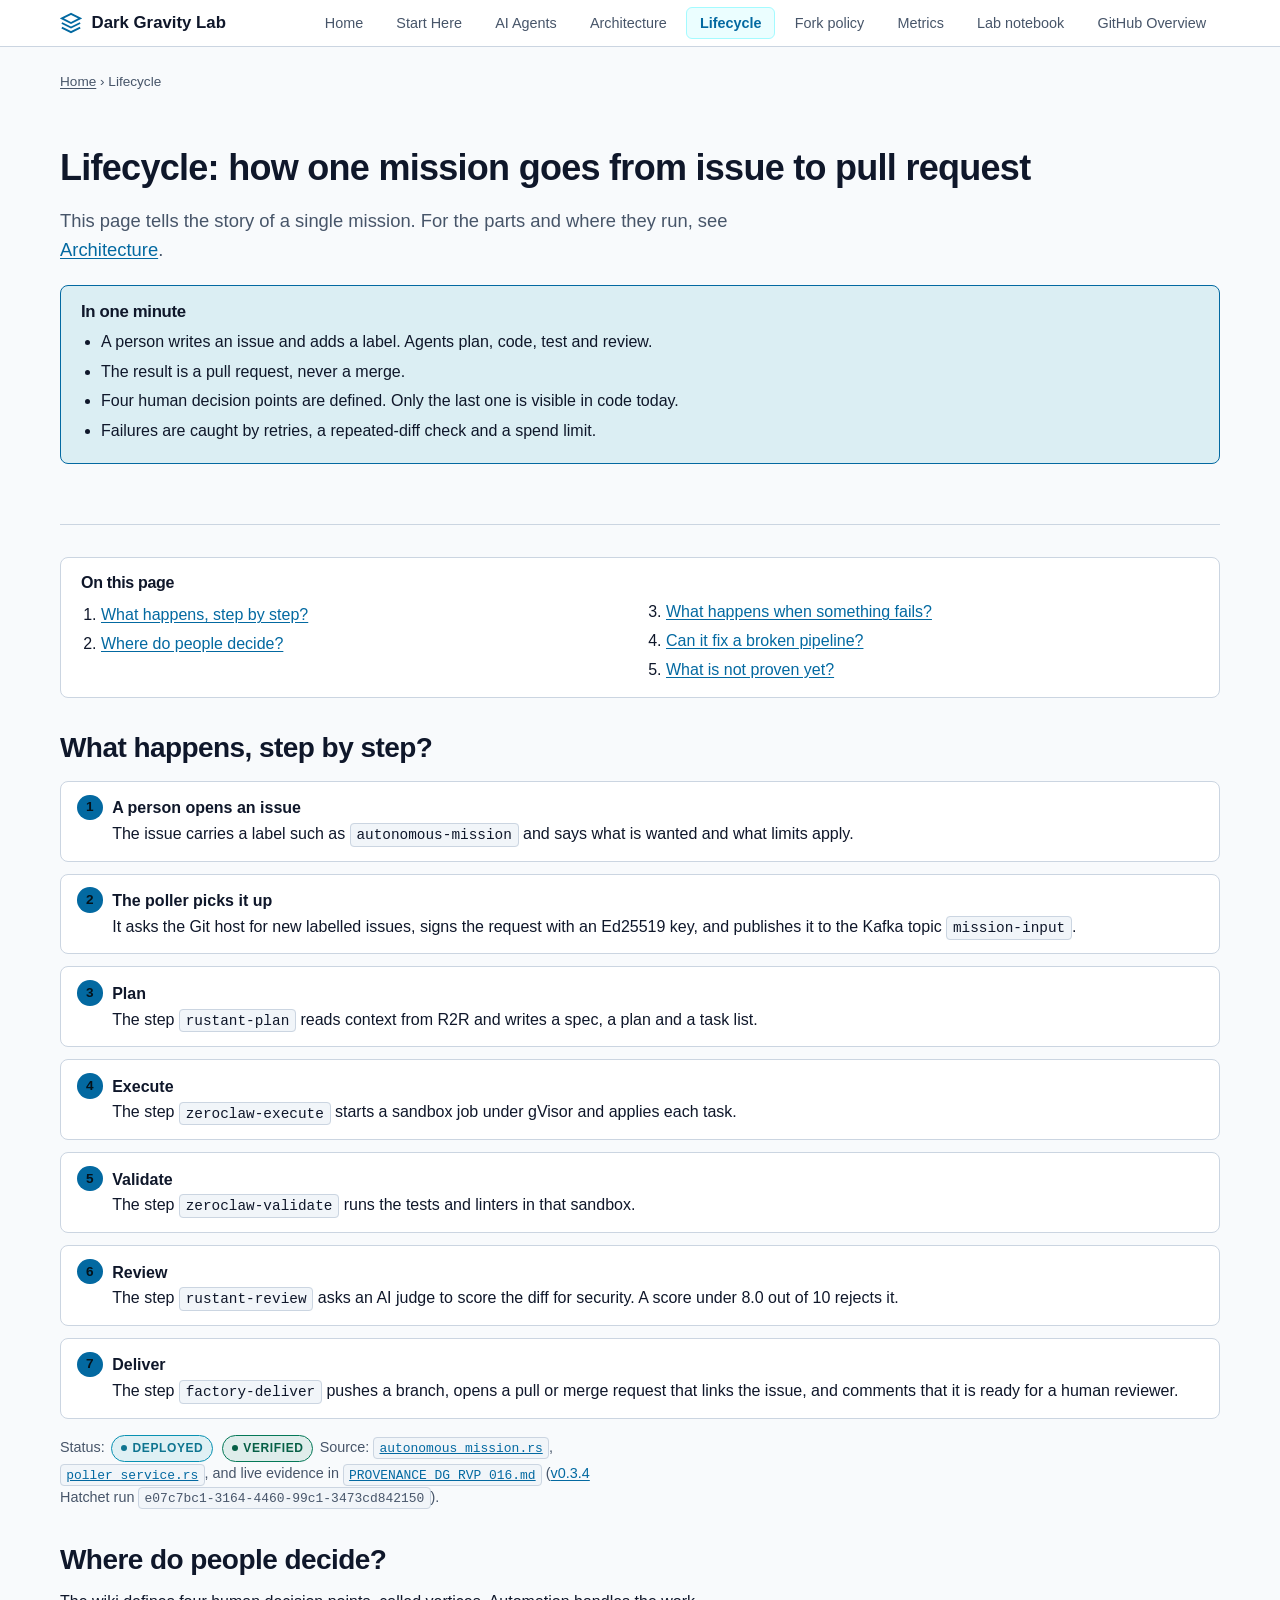
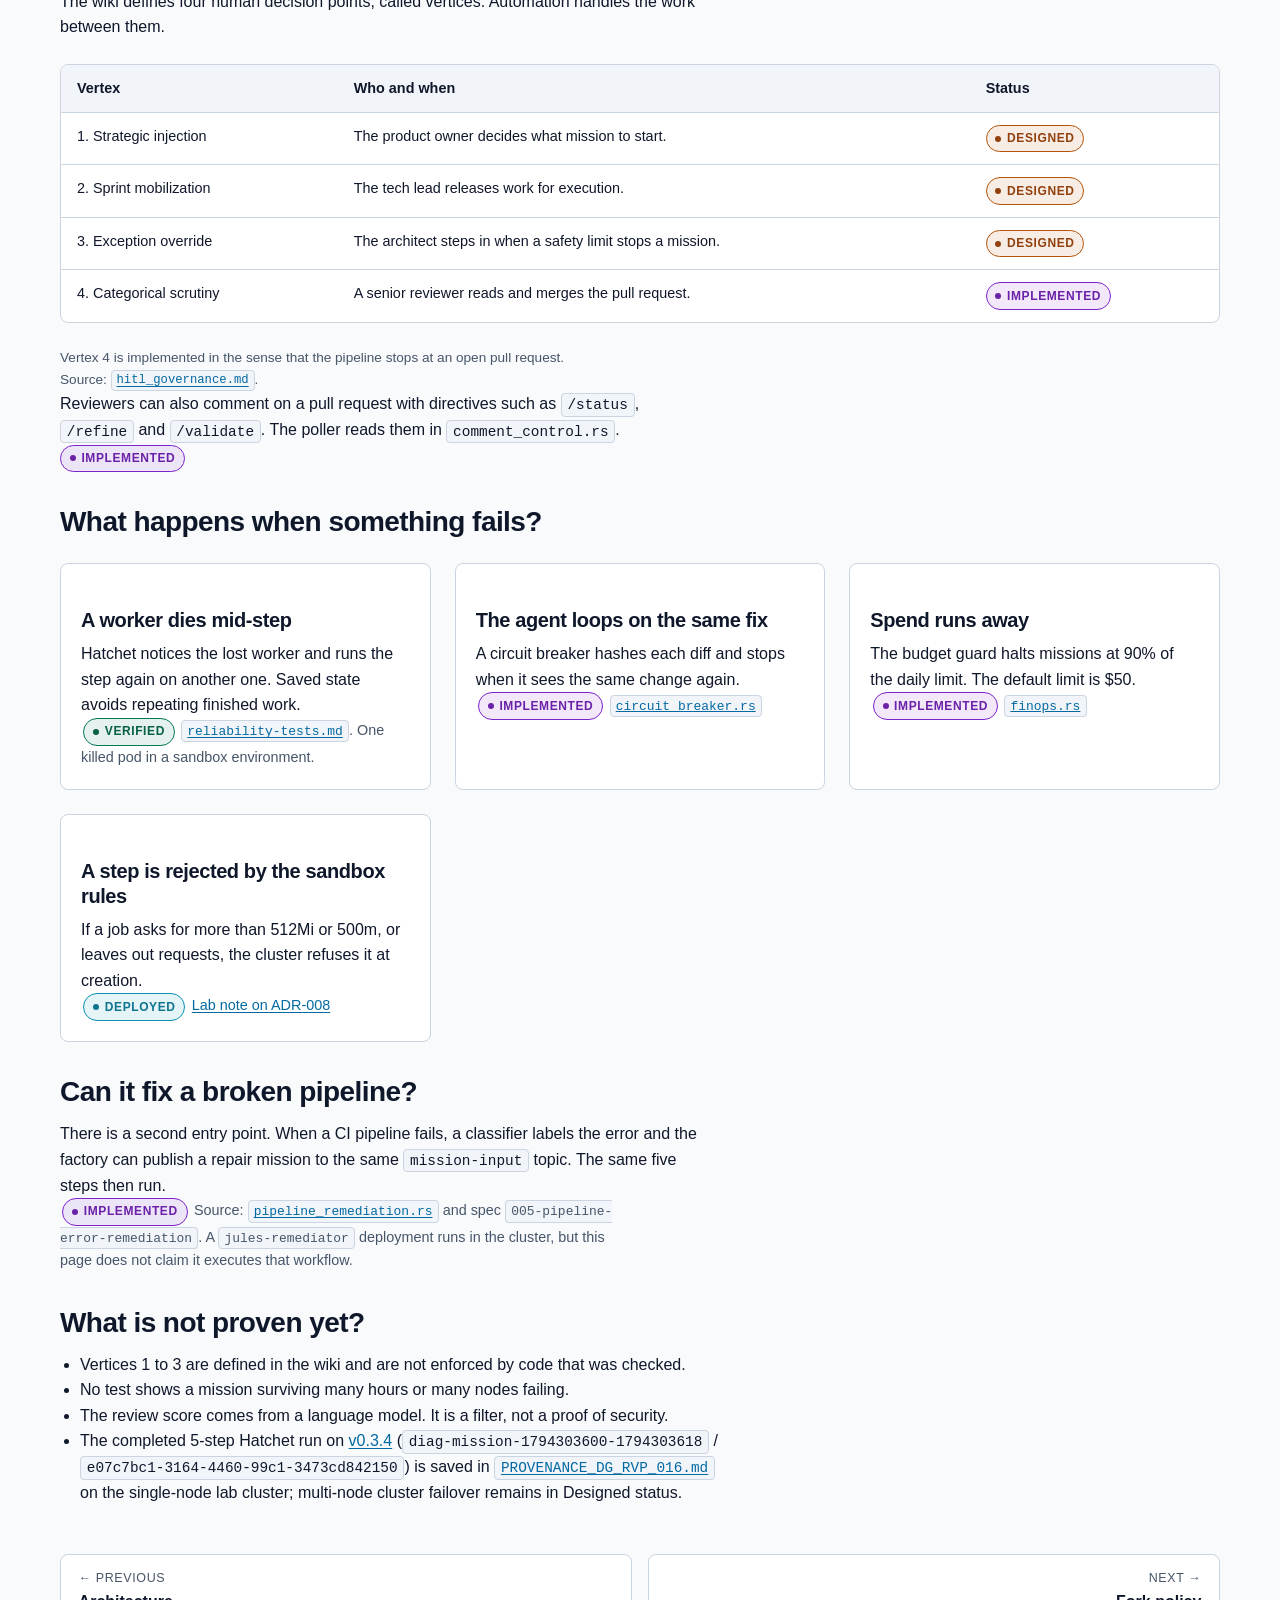
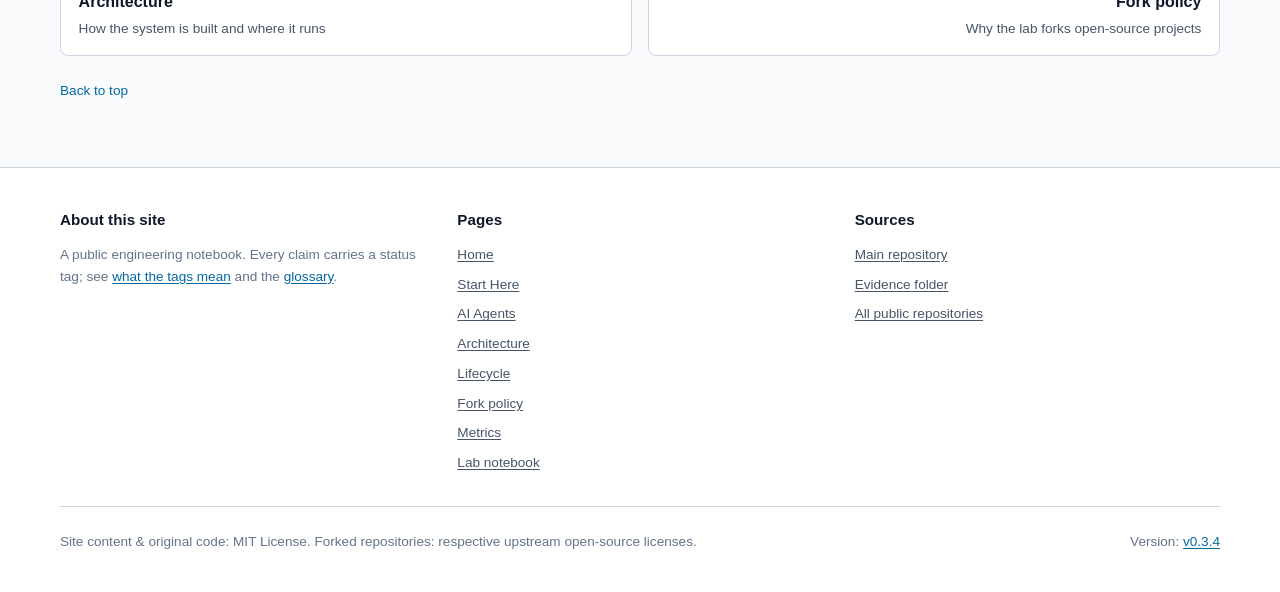
<file: lifecycle.html>
<!DOCTYPE html>
<html lang="en">
<head>
  <meta charset="UTF-8">
  <meta name="viewport" content="width=device-width, initial-scale=1.0">
  <title>Lifecycle: Autonomous Mission Flow</title>
  <meta name="description" content="Step-by-step lifecycle of an autonomous software mission from a labelled GitHub issue to a sandboxed pull request, with 4 human decision vertices.">
  <link rel="canonical" href="https://lgcorzo.github.io/lifecycle.html">
  <meta property="og:site_name" content="Dark Gravity Lab">
  <meta property="og:type" content="website">
  <meta property="og:title" content="Lifecycle: Autonomous Mission Flow">
  <meta property="og:description" content="Step-by-step lifecycle of an autonomous software mission from a labelled GitHub issue to a sandboxed pull request, with 4 human decision vertices.">
  <meta property="og:url" content="https://lgcorzo.github.io/lifecycle.html">
  <meta property="og:image" content="https://lgcorzo.github.io/assets/og-image.png">
  <meta property="og:image:width" content="1200">
  <meta property="og:image:height" content="630">
  <meta name="twitter:card" content="summary_large_image">
  <meta name="twitter:title" content="Lifecycle: Autonomous Mission Flow">
  <meta name="twitter:description" content="Step-by-step lifecycle of an autonomous software mission from a labelled GitHub issue to a sandboxed pull request, with 4 human decision vertices.">
  <meta name="twitter:image" content="https://lgcorzo.github.io/assets/og-image.png">
  <link rel="stylesheet" href="assets/site.css">
  <link rel="icon" type="image/svg+xml" href="data:image/svg+xml,<svg xmlns='http://www.w3.org/2000/svg' viewBox='0 0 24 24'><path fill='%2300f0ff' d='M12 2L2 7l10 5 10-5-10-5zM2 17l10 5 10-5M2 12l10 5 10-5'/></svg>">
</head>
<body>
  <a href="#main" class="skip-link">Skip to main content</a>
  <!--SHELL:HEADER-->
  <header class="site-header">
    <div class="container">
      <nav class="site-nav" aria-label="Main">
        <a href="index.html" class="site-brand"><svg viewBox="0 0 24 24" fill="none" stroke="currentColor" stroke-width="2" aria-hidden="true"><path d="M12 2L2 7l10 5 10-5-10-5zM2 17l10 5 10-5M2 12l10 5 10-5"/></svg><span>Dark Gravity Lab</span></a>
        <ul class="nav-menu">
          <li><a href="index.html" class="nav-link">Home</a></li>
          <li><a href="start-here/index.html" class="nav-link" title="5-minute onboarding across repos, RQs, metrics & MCP">Start Here</a></li>
          <li><a href="ai-agents/index.html" class="nav-link" title="Quick-entry portal for external AI coding agents">AI Agents</a></li>
          <li><a href="architecture.html" class="nav-link">Architecture</a></li>
          <li><a href="lifecycle.html" class="nav-link" aria-current="page" title="Mission flow: from issue to human-reviewed PR">Lifecycle</a></li>
          <li><a href="fork-policy.html" class="nav-link" title="Dependency governance: 42 maintained open-source forks">Fork policy</a></li>
          <li><a href="metrics.html" class="nav-link" title="Development, Quality, Security &amp; Agents KPIs">Metrics</a></li>
          <li><a href="notebooks.html" class="nav-link">Lab notebook</a></li>
          <li><a href="https://github.com/lgcorzo" class="nav-link" title="GitHub profile and ecosystem overview (@lgcorzo)">GitHub Overview</a></li>
        </ul>
      </nav>
    </div>
  </header>
  <!--/SHELL:HEADER-->

  <main id="main">
    <div class="container">
      <p class="breadcrumb"><a href="index.html">Home</a> &rsaquo; Lifecycle</p>

      <section class="hero">
        <h1>Lifecycle: how one mission goes from issue to pull request</h1>
        <p class="lede">
          This page tells the story of a single mission. For the parts and
          where they run, see <a href="architecture.html">Architecture</a>.
        </p>
        <div class="minute">
          <h2>In one minute</h2>
          <ul>
            <li>A person writes an issue and adds a label. Agents plan, code, test and review.</li>
            <li>The result is a pull request, never a merge.</li>
            <li>Four human decision points are defined. Only the last one is visible in code today.</li>
            <li>Failures are caught by retries, a repeated-diff check and a spend limit.</li>
          </ul>
        </div>
      </section>

      <nav class="toc" aria-label="On this page">
        <h2>On this page</h2>
        <ol>
          <li><a href="#story">What happens, step by step?</a></li>
          <li><a href="#humans">Where do people decide?</a></li>
          <li><a href="#failure">What happens when something fails?</a></li>
          <li><a href="#remediation">Can it fix a broken pipeline?</a></li>
          <li><a href="#limits">What is not proven yet?</a></li>
        </ol>
      </nav>

      <section id="story">
        <h2>What happens, step by step?</h2>
        <ol class="steps">
          <li><strong>A person opens an issue</strong>The issue carries a label such as <code>autonomous-mission</code> and says what is wanted and what limits apply.</li>
          <li><strong>The poller picks it up</strong>It asks the Git host for new labelled issues, signs the request with an Ed25519 key, and publishes it to the Kafka topic <code>mission-input</code>.</li>
          <li><strong>Plan</strong>The step <code>rustant-plan</code> reads context from R2R and writes a spec, a plan and a task list.</li>
          <li><strong>Execute</strong>The step <code>zeroclaw-execute</code> starts a sandbox job under gVisor and applies each task.</li>
          <li><strong>Validate</strong>The step <code>zeroclaw-validate</code> runs the tests and linters in that sandbox.</li>
          <li><strong>Review</strong>The step <code>rustant-review</code> asks an AI judge to score the diff for security. A score under 8.0 out of 10 rejects it.</li>
          <li><strong>Deliver</strong>The step <code>factory-deliver</code> pushes a branch, opens a pull or merge request that links the issue, and comments that it is ready for a human reviewer.</li>
        </ol>
        <p class="status-line">
          Status: <span class="status-tag status-deployed">Deployed</span> <span class="status-tag status-verified">Verified</span>
          Source:
          <a href="https://github.com/lgcorzo/rust_CACD_autonomous_factory/blob/main/crates/factory-application/src/workflows/autonomous_mission.rs"><code>autonomous_mission.rs</code></a>,
          <a href="https://github.com/lgcorzo/rust_CACD_autonomous_factory/blob/main/crates/factory-application/src/poller_service.rs"><code>poller_service.rs</code></a>,
          and live evidence in <a href="https://github.com/lgcorzo/rust_CACD_autonomous_factory/blob/main/docs/audit/PROVENANCE_DG_RVP_016.md"><code>PROVENANCE_DG_RVP_016.md</code></a> (<a href="https://github.com/lgcorzo/rust_CACD_autonomous_factory/releases/tag/v0.3.4">v0.3.4</a> Hatchet run <code>e07c7bc1-3164-4460-99c1-3473cd842150</code>).
        </p>
      </section>

      <section id="humans">
        <h2>Where do people decide?</h2>
        <p>
          The wiki defines four human decision points, called vertices.
          Automation handles the work between them.
        </p>
        <div class="table-container">
          <table>
            <thead><tr><th scope="col">Vertex</th><th scope="col">Who and when</th><th scope="col">Status</th></tr></thead>
            <tbody>
              <tr><td>1. Strategic injection</td><td>The product owner decides what mission to start.</td><td><span class="status-tag status-designed">Designed</span></td></tr>
              <tr><td>2. Sprint mobilization</td><td>The tech lead releases work for execution.</td><td><span class="status-tag status-designed">Designed</span></td></tr>
              <tr><td>3. Exception override</td><td>The architect steps in when a safety limit stops a mission.</td><td><span class="status-tag status-designed">Designed</span></td></tr>
              <tr><td>4. Categorical scrutiny</td><td>A senior reviewer reads and merges the pull request.</td><td><span class="status-tag status-implemented">Implemented</span></td></tr>
            </tbody>
          </table>
        </div>
        <p class="note">
          Vertex 4 is implemented in the sense that the pipeline stops at an
          open pull request. Source:
          <a href="https://github.com/lgcorzo/rust_CACD_autonomous_factory/blob/main/wiki/security/hitl_governance.md"><code>hitl_governance.md</code></a>.
        </p>
        <p>
          Reviewers can also comment on a pull request with directives such
          as <code>/status</code>, <code>/refine</code> and
          <code>/validate</code>. The poller reads them in
          <code>comment_control.rs</code>.
          <span class="status-tag status-implemented">Implemented</span>
        </p>
      </section>

      <section id="failure">
        <h2>What happens when something fails?</h2>
        <div class="grid-2">
          <div class="card">
            <h3>A worker dies mid-step</h3>
            <p>Hatchet notices the lost worker and runs the step again
            on another one. Saved state avoids repeating finished work.</p>
            <p class="status-line"><span class="status-tag status-verified">Verified</span>
            <a href="https://github.com/lgcorzo/rust_CACD_autonomous_factory/blob/main/evidence/reliability-tests.md"><code>reliability-tests.md</code></a>. One killed pod in a sandbox environment.</p>
          </div>
          <div class="card">
            <h3>The agent loops on the same fix</h3>
            <p>A circuit breaker hashes each diff and stops when it sees the same change again.</p>
            <p class="status-line"><span class="status-tag status-implemented">Implemented</span>
            <a href="https://github.com/lgcorzo/rust_CACD_autonomous_factory/blob/main/crates/factory-application/src/workflows/circuit_breaker.rs"><code>circuit_breaker.rs</code></a></p>
          </div>
          <div class="card">
            <h3>Spend runs away</h3>
            <p>The budget guard halts missions at 90% of the daily limit. The default limit is $50.</p>
            <p class="status-line"><span class="status-tag status-implemented">Implemented</span>
            <a href="https://github.com/lgcorzo/rust_CACD_autonomous_factory/blob/main/crates/factory-application/src/agents/finops.rs"><code>finops.rs</code></a></p>
          </div>
          <div class="card">
            <h3>A step is rejected by the sandbox rules</h3>
            <p>If a job asks for more than 512Mi or 500m, or leaves out requests, the cluster refuses it at creation.</p>
            <p class="status-line"><span class="status-tag status-deployed">Deployed</span>
            <a href="notebooks.html#exp-2026-011-adr008">Lab note on ADR-008</a></p>
          </div>
        </div>
      </section>

      <section id="remediation">
        <h2>Can it fix a broken pipeline?</h2>
        <p>
          There is a second entry point. When a CI pipeline fails, a
          classifier labels the error and the factory can publish a repair
          mission to the same <code>mission-input</code> topic. The same five
          steps then run.
        </p>
        <p class="status-line">
          <span class="status-tag status-implemented">Implemented</span>
          Source:
          <a href="https://github.com/lgcorzo/rust_CACD_autonomous_factory/blob/main/crates/factory-application/src/workflows/pipeline_remediation.rs"><code>pipeline_remediation.rs</code></a>
          and spec <code>005-pipeline-error-remediation</code>. A
          <code>jules-remediator</code> deployment runs in the cluster, but
          this page does not claim it executes that workflow.
        </p>
      </section>

      <section id="limits">
        <h2>What is not proven yet?</h2>
        <ul style="margin-left:1.25rem">
          <li>Vertices 1 to 3 are defined in the wiki and are not enforced by code that was checked.</li>
          <li>No test shows a mission surviving many hours or many nodes failing.</li>
          <li>The review score comes from a language model. It is a filter, not a proof of security.</li>
          <li>The completed 5-step Hatchet run on <a href="https://github.com/lgcorzo/rust_CACD_autonomous_factory/releases/tag/v0.3.4">v0.3.4</a> (<code>diag-mission-1794303600-1794303618</code> / <code>e07c7bc1-3164-4460-99c1-3473cd842150</code>) is saved in <a href="https://github.com/lgcorzo/rust_CACD_autonomous_factory/blob/main/docs/audit/PROVENANCE_DG_RVP_016.md"><code>PROVENANCE_DG_RVP_016.md</code></a> on the single-node lab cluster; multi-node cluster failover remains in Designed status.</li>
        </ul>
      </section>

      <!--SHELL:PAGER-->
      <nav class="pager" aria-label="Reading order">
        <a class="prev" href="architecture.html" rel="prev"><small>&larr; Previous</small><strong>Architecture</strong><br><span class="note">How the system is built and where it runs</span></a>
        <a class="next" href="fork-policy.html" rel="next"><small>Next &rarr;</small><strong>Fork policy</strong><br><span class="note">Why the lab forks open-source projects</span></a>
      </nav>
      <!--/SHELL:PAGER-->
      <a class="to-top" href="#main">Back to top</a>
    </div>
  </main>

  <!--SHELL:FOOTER-->
  <footer class="site-footer">
    <div class="container">
      <div class="footer-grid">
        <div class="footer-col">
          <p class="footer-title">About this site</p>
          <p>A public engineering notebook. Every claim carries a status tag;
          see <a href="index.html#status-tags">what the tags mean</a> and the
          <a href="index.html#glossary">glossary</a>.</p>
        </div>
        <div class="footer-col">
          <p class="footer-title">Pages</p>
          <ul class="footer-links">
            <li><a href="index.html">Home</a></li>
            <li><a href="start-here/index.html">Start Here</a></li>
            <li><a href="ai-agents/index.html">AI Agents</a></li>
            <li><a href="architecture.html">Architecture</a></li>
            <li><a href="lifecycle.html">Lifecycle</a></li>
            <li><a href="fork-policy.html">Fork policy</a></li>
            <li><a href="metrics.html">Metrics</a></li>
            <li><a href="notebooks.html">Lab notebook</a></li>
          </ul>
        </div>
        <div class="footer-col">
          <p class="footer-title">Sources</p>
          <ul class="footer-links">
            <li><a href="https://github.com/lgcorzo/rust_CACD_autonomous_factory">Main repository</a></li>
            <li><a href="https://github.com/lgcorzo/rust_CACD_autonomous_factory/tree/main/evidence">Evidence folder</a></li>
            <li><a href="https://github.com/lgcorzo">All public repositories</a></li>
          </ul>
        </div>
      </div>
      <div class="footer-bottom">
        <span>Site content &amp; original code: MIT License. Forked repositories: respective upstream open-source licenses.</span>
        <span>Version: <a href="https://github.com/lgcorzo/rust_CACD_autonomous_factory/releases/tag/v0.3.4">v0.3.4</a></span>
      </div>
    </div>
  </footer>
  <!--/SHELL:FOOTER-->
</body>
</html>
</file>
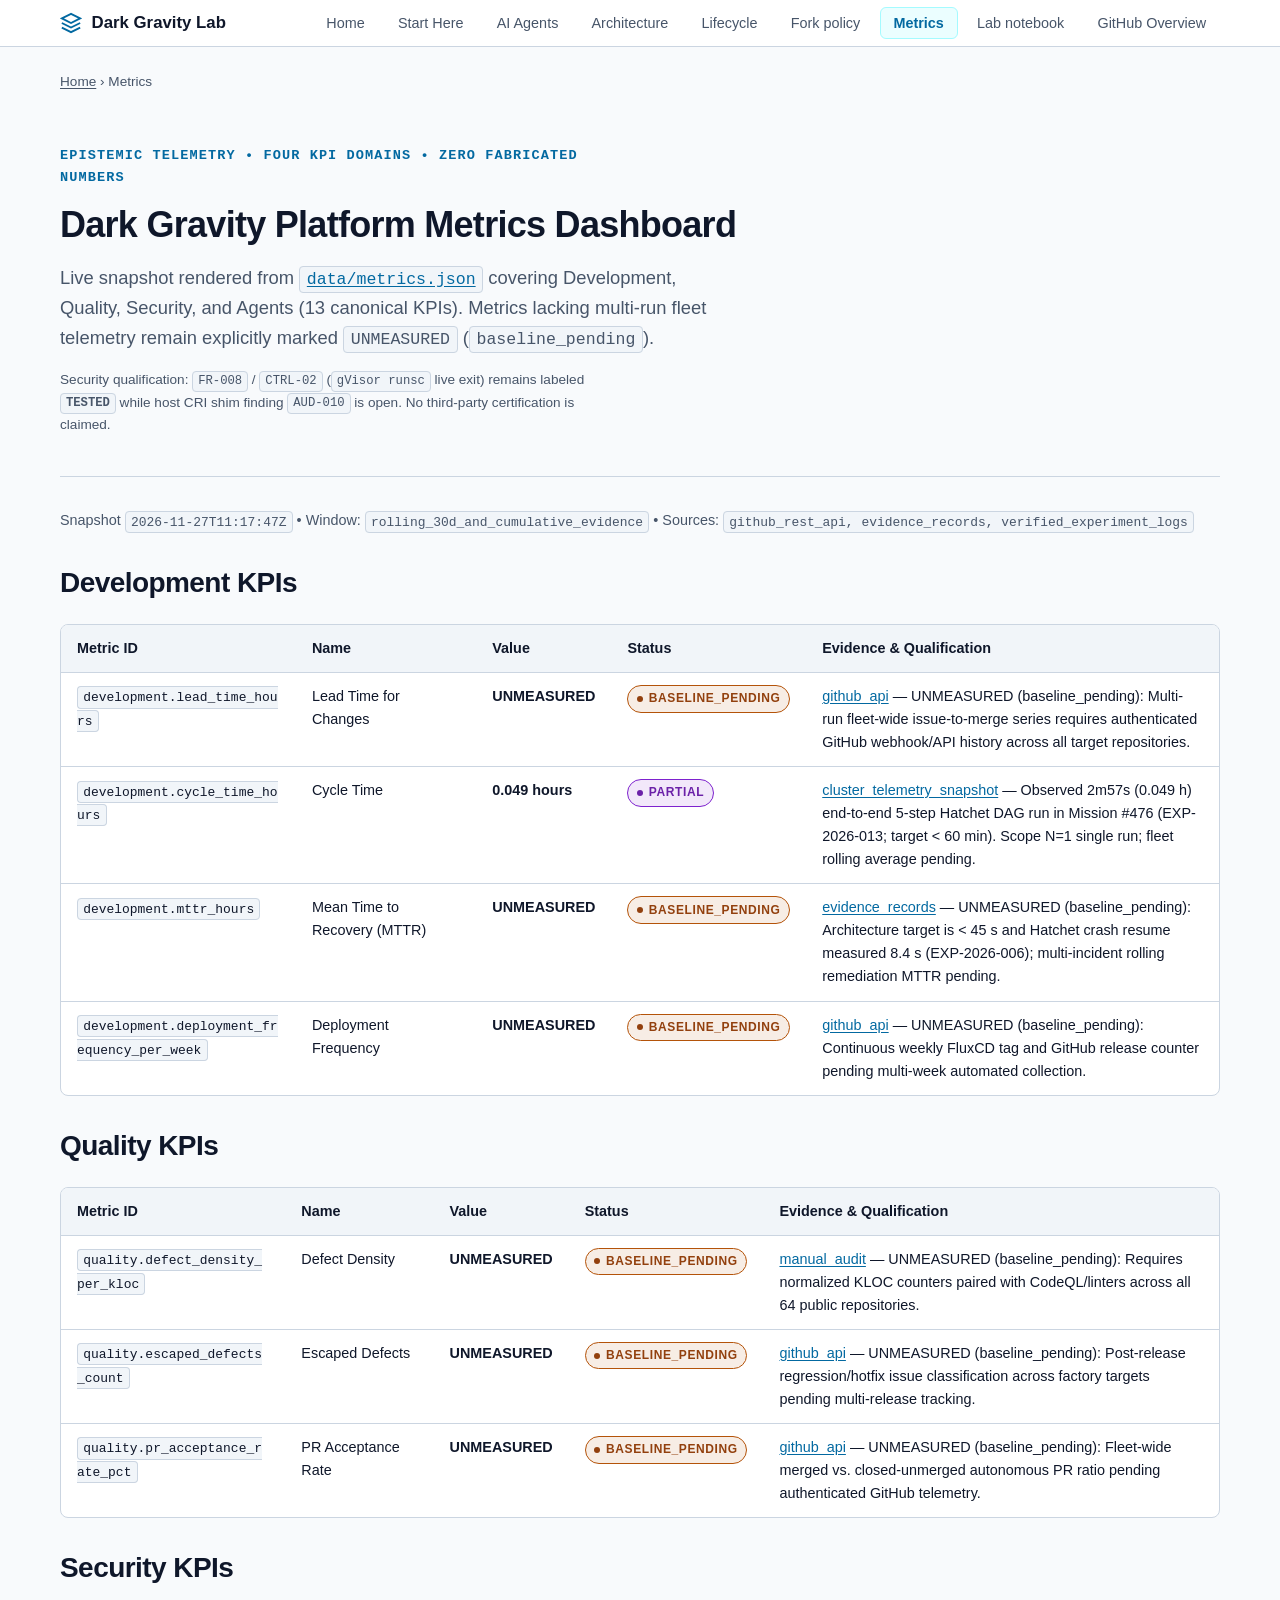
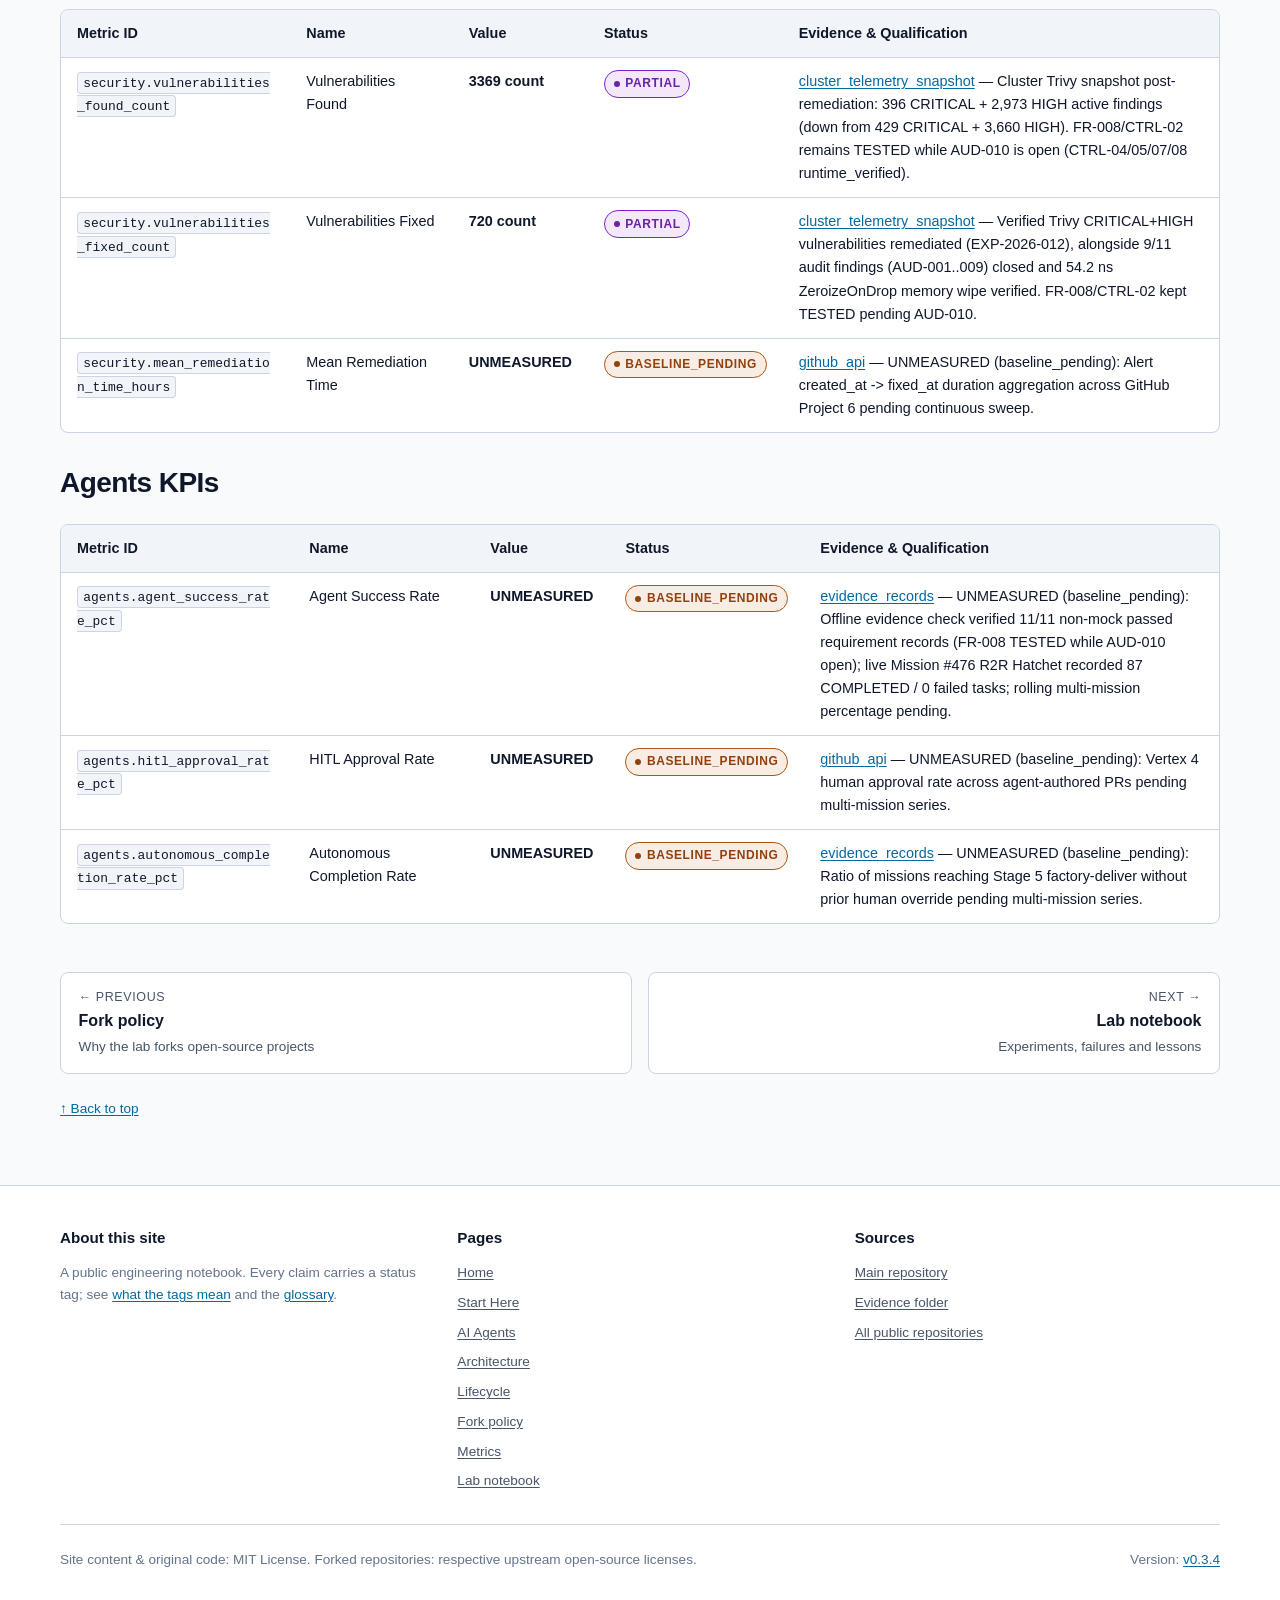
<file: metrics.html>
<!DOCTYPE html>
<html lang="en">
<head>
  <meta charset="UTF-8">
  <meta name="viewport" content="width=device-width, initial-scale=1.0">
  <title>Platform Metrics: Dark Gravity KPI Dashboard</title>
  <meta name="description" content="Permanent 13-KPI dashboard across Development, Quality, Security, and Agents with explicit UNMEASURED baseline_pending labeling and verified evidence sources.">
  <link rel="canonical" href="https://lgcorzo.github.io/metrics.html">
  <link rel="stylesheet" href="assets/site.css">
  <link rel="icon" type="image/svg+xml" href="data:image/svg+xml,<svg xmlns='http://www.w3.org/2000/svg' viewBox='0 0 24 24'><path fill='%2300f0ff' d='M12 2L2 7l10 5 10-5-10-5zM2 17l10 5 10-5M2 12l10 5 10-5'/></svg>">
</head>
<body>
  <a href="#main" class="skip-link">Skip to main content</a>
  <!--SHELL:HEADER-->
  <header class="site-header">
    <div class="container">
      <nav class="site-nav" aria-label="Main">
        <a href="index.html" class="site-brand"><svg viewBox="0 0 24 24" fill="none" stroke="currentColor" stroke-width="2" aria-hidden="true"><path d="M12 2L2 7l10 5 10-5-10-5zM2 17l10 5 10-5M2 12l10 5 10-5"/></svg><span>Dark Gravity Lab</span></a>
        <ul class="nav-menu">
          <li><a href="index.html" class="nav-link">Home</a></li>
          <li><a href="start-here/index.html" class="nav-link" title="5-minute onboarding across repos, RQs, metrics & MCP">Start Here</a></li>
          <li><a href="ai-agents/index.html" class="nav-link" title="Quick-entry portal for external AI coding agents">AI Agents</a></li>
          <li><a href="architecture.html" class="nav-link">Architecture</a></li>
          <li><a href="lifecycle.html" class="nav-link" title="Mission flow: from issue to human-reviewed PR">Lifecycle</a></li>
          <li><a href="fork-policy.html" class="nav-link" title="Dependency governance: 42 maintained open-source forks">Fork policy</a></li>
          <li><a href="metrics.html" class="nav-link" aria-current="page" title="Development, Quality, Security &amp; Agents KPIs">Metrics</a></li>
          <li><a href="notebooks.html" class="nav-link">Lab notebook</a></li>
          <li><a href="https://github.com/lgcorzo" class="nav-link" title="GitHub profile and ecosystem overview (@lgcorzo)">GitHub Overview</a></li>
        </ul>
      </nav>
    </div>
  </header>
  <!--/SHELL:HEADER-->

  <main id="main">
    <div class="container">
      <p class="breadcrumb"><a href="index.html">Home</a> &rsaquo; Metrics</p>

      <section class="hero" aria-labelledby="top">
        <p class="hero-tagline">Epistemic Telemetry &bull; Four KPI Domains &bull; Zero Fabricated Numbers</p>
        <h1 id="top">Dark Gravity Platform Metrics Dashboard</h1>
        <p class="lede">
          Live snapshot rendered from <a href="data/metrics.json"><code>data/metrics.json</code></a> covering Development, Quality, Security, and Agents (13 canonical KPIs). Metrics lacking multi-run fleet telemetry remain explicitly marked <code>UNMEASURED</code> (<code>baseline_pending</code>).
        </p>
        <p class="note">
          Security qualification: <code>FR-008</code> / <code>CTRL-02</code> (<code>gVisor runsc</code> live exit) remains labeled <strong><code>TESTED</code></strong> while host CRI shim finding <code>AUD-010</code> is open. No third-party certification is claimed.
        </p>
      </section>

      <section id="metrics-app" aria-label="KPI Domains">
        <div id="metrics-summary" class="status-line">Loading snapshot from <code>data/metrics.json</code>...</div>
        <div id="metrics-domains"></div>

        <noscript>
          <h2>Static Fallback Snapshot (JavaScript Disabled)</h2>
          <p class="note">
            Showing canonical schema baseline from <code>docs/auditor/metrics.md</code> and <code>data/metrics.json</code>:
            <code>development.cycle_time_hours = 0.049</code> (2m57s single-run Mission #476),
            <code>security.vulnerabilities_found_count = 3369</code>,
            <code>security.vulnerabilities_fixed_count = 720</code>; remaining 10 multi-run aggregate KPIs are <code>UNMEASURED (baseline_pending)</code>.
          </p>
          <div class="table-container">
            <table>
              <thead>
                <tr><th scope="col">Metric ID</th><th scope="col">Domain</th><th scope="col">Value</th><th scope="col">Status</th></tr>
              </thead>
              <tbody>
                <tr><td><code>development.lead_time_hours</code></td><td><code>development</code></td><td><code>UNMEASURED</code></td><td><code>baseline_pending</code></td></tr>
                <tr><td><code>development.cycle_time_hours</code></td><td><code>development</code></td><td><code>0.049 h</code></td><td><code>partial</code></td></tr>
                <tr><td><code>development.mttr_hours</code></td><td><code>development</code></td><td><code>UNMEASURED</code></td><td><code>baseline_pending</code></td></tr>
                <tr><td><code>development.deployment_frequency_per_week</code></td><td><code>development</code></td><td><code>UNMEASURED</code></td><td><code>baseline_pending</code></td></tr>
                <tr><td><code>quality.defect_density_per_kloc</code></td><td><code>quality</code></td><td><code>UNMEASURED</code></td><td><code>baseline_pending</code></td></tr>
                <tr><td><code>quality.escaped_defects_count</code></td><td><code>quality</code></td><td><code>UNMEASURED</code></td><td><code>baseline_pending</code></td></tr>
                <tr><td><code>quality.pr_acceptance_rate_pct</code></td><td><code>quality</code></td><td><code>UNMEASURED</code></td><td><code>baseline_pending</code></td></tr>
                <tr><td><code>security.vulnerabilities_found_count</code></td><td><code>security</code></td><td><code>3369</code></td><td><code>partial</code></td></tr>
                <tr><td><code>security.vulnerabilities_fixed_count</code></td><td><code>security</code></td><td><code>720</code></td><td><code>partial</code></td></tr>
                <tr><td><code>security.mean_remediation_time_hours</code></td><td><code>security</code></td><td><code>UNMEASURED</code></td><td><code>baseline_pending</code></td></tr>
                <tr><td><code>agents.agent_success_rate_pct</code></td><td><code>agents</code></td><td><code>UNMEASURED</code></td><td><code>baseline_pending</code></td></tr>
                <tr><td><code>agents.hitl_approval_rate_pct</code></td><td><code>agents</code></td><td><code>UNMEASURED</code></td><td><code>baseline_pending</code></td></tr>
                <tr><td><code>agents.autonomous_completion_rate_pct</code></td><td><code>agents</code></td><td><code>UNMEASURED</code></td><td><code>baseline_pending</code></td></tr>
              </tbody>
            </table>
          </div>
        </noscript>
      </section>

      <!--SHELL:PAGER-->
      <nav class="pager" aria-label="Reading order">
        <a class="prev" href="fork-policy.html" rel="prev"><small>&larr; Previous</small><strong>Fork policy</strong><br><span class="note">Why the lab forks open-source projects</span></a>
        <a class="next" href="notebooks.html" rel="next"><small>Next &rarr;</small><strong>Lab notebook</strong><br><span class="note">Experiments, failures and lessons</span></a>
      </nav>
      <!--/SHELL:PAGER-->
      <p class="to-top"><a href="#main">&uarr; Back to top</a></p>
    </div>
  </main>

  <!--SHELL:FOOTER-->
  <footer class="site-footer">
    <div class="container">
      <div class="footer-grid">
        <div class="footer-col">
          <p class="footer-title">About this site</p>
          <p>A public engineering notebook. Every claim carries a status tag;
          see <a href="index.html#status-tags">what the tags mean</a> and the
          <a href="index.html#glossary">glossary</a>.</p>
        </div>
        <div class="footer-col">
          <p class="footer-title">Pages</p>
          <ul class="footer-links">
            <li><a href="index.html">Home</a></li>
            <li><a href="start-here/index.html">Start Here</a></li>
            <li><a href="ai-agents/index.html">AI Agents</a></li>
            <li><a href="architecture.html">Architecture</a></li>
            <li><a href="lifecycle.html">Lifecycle</a></li>
            <li><a href="fork-policy.html">Fork policy</a></li>
            <li><a href="metrics.html">Metrics</a></li>
            <li><a href="notebooks.html">Lab notebook</a></li>
          </ul>
        </div>
        <div class="footer-col">
          <p class="footer-title">Sources</p>
          <ul class="footer-links">
            <li><a href="https://github.com/lgcorzo/rust_CACD_autonomous_factory">Main repository</a></li>
            <li><a href="https://github.com/lgcorzo/rust_CACD_autonomous_factory/tree/main/evidence">Evidence folder</a></li>
            <li><a href="https://github.com/lgcorzo">All public repositories</a></li>
          </ul>
        </div>
      </div>
      <div class="footer-bottom">
        <span>Site content &amp; original code: MIT License. Forked repositories: respective upstream open-source licenses.</span>
        <span>Version: <a href="https://github.com/lgcorzo/rust_CACD_autonomous_factory/releases/tag/v0.3.4">v0.3.4</a></span>
      </div>
    </div>
  </footer>
  <!--/SHELL:FOOTER-->
  <script src="js/metrics-dashboard.js" defer></script>
</body>
</html>
</file>
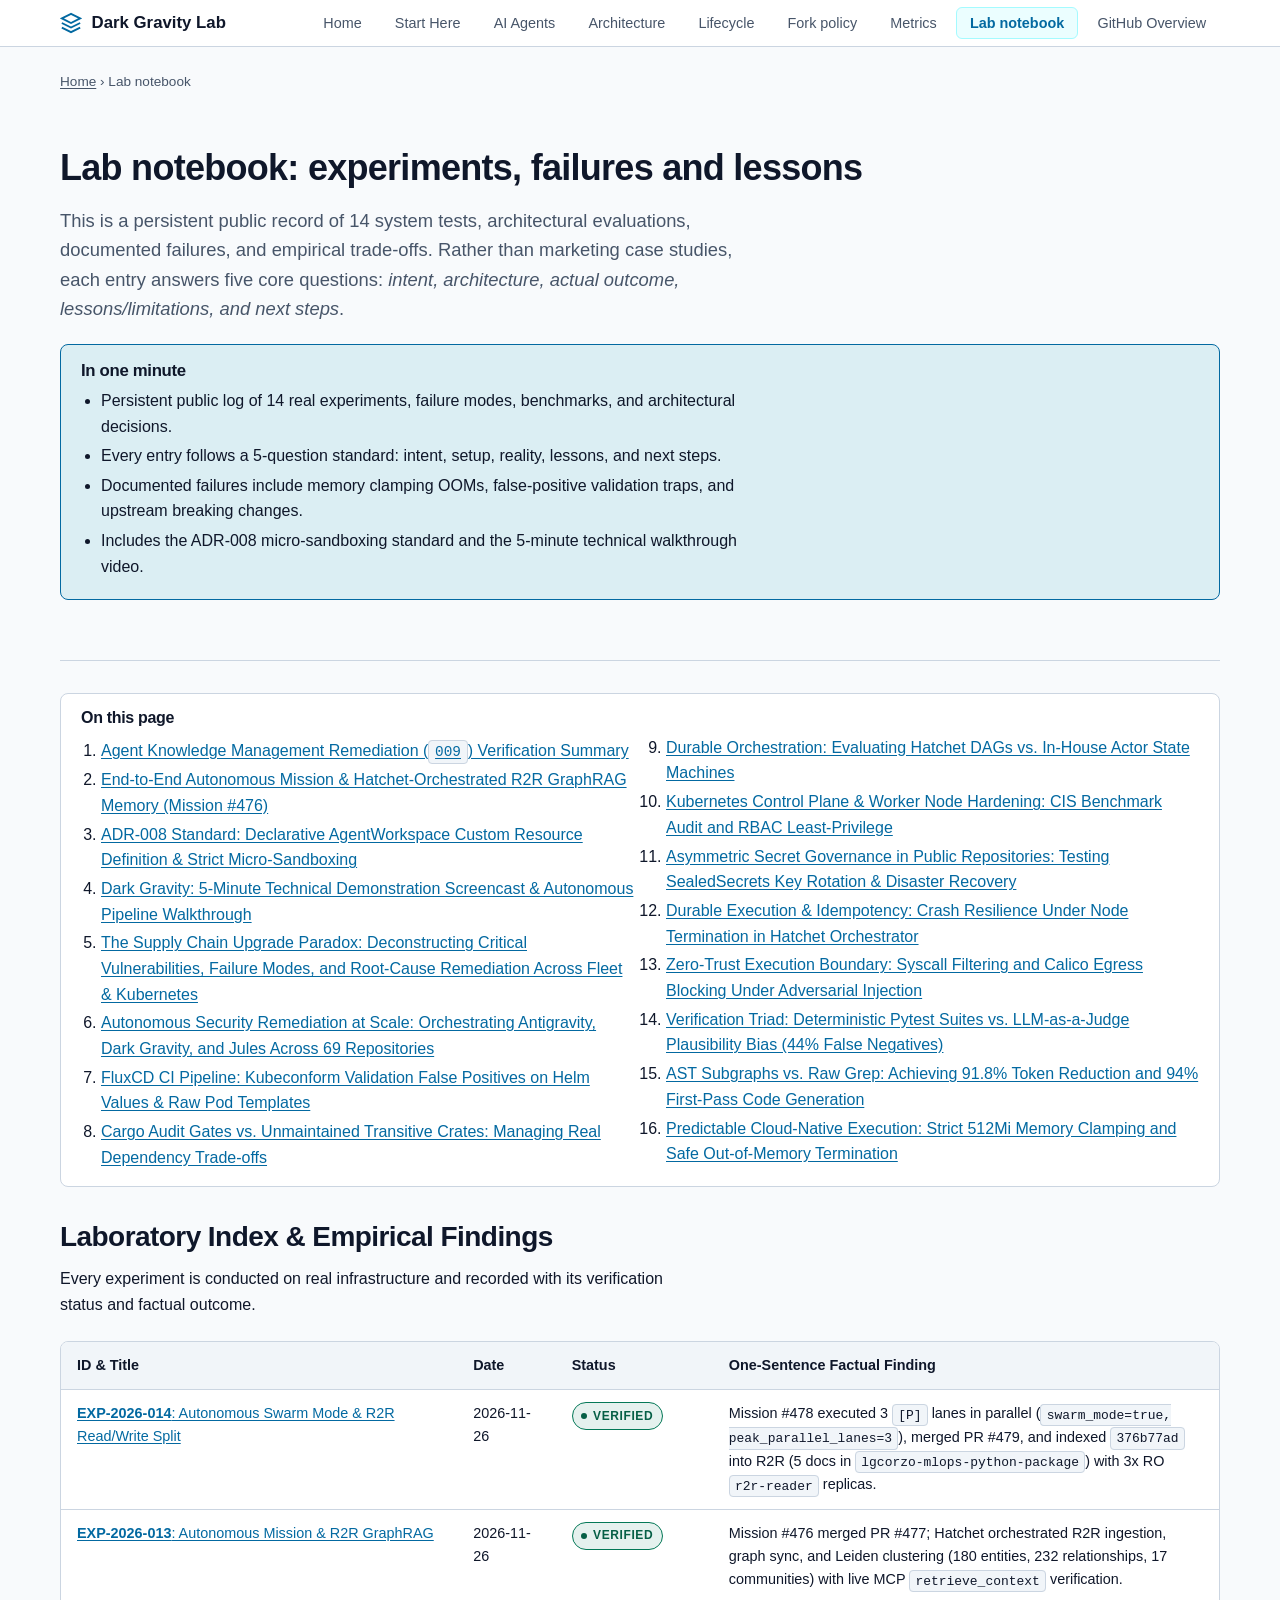
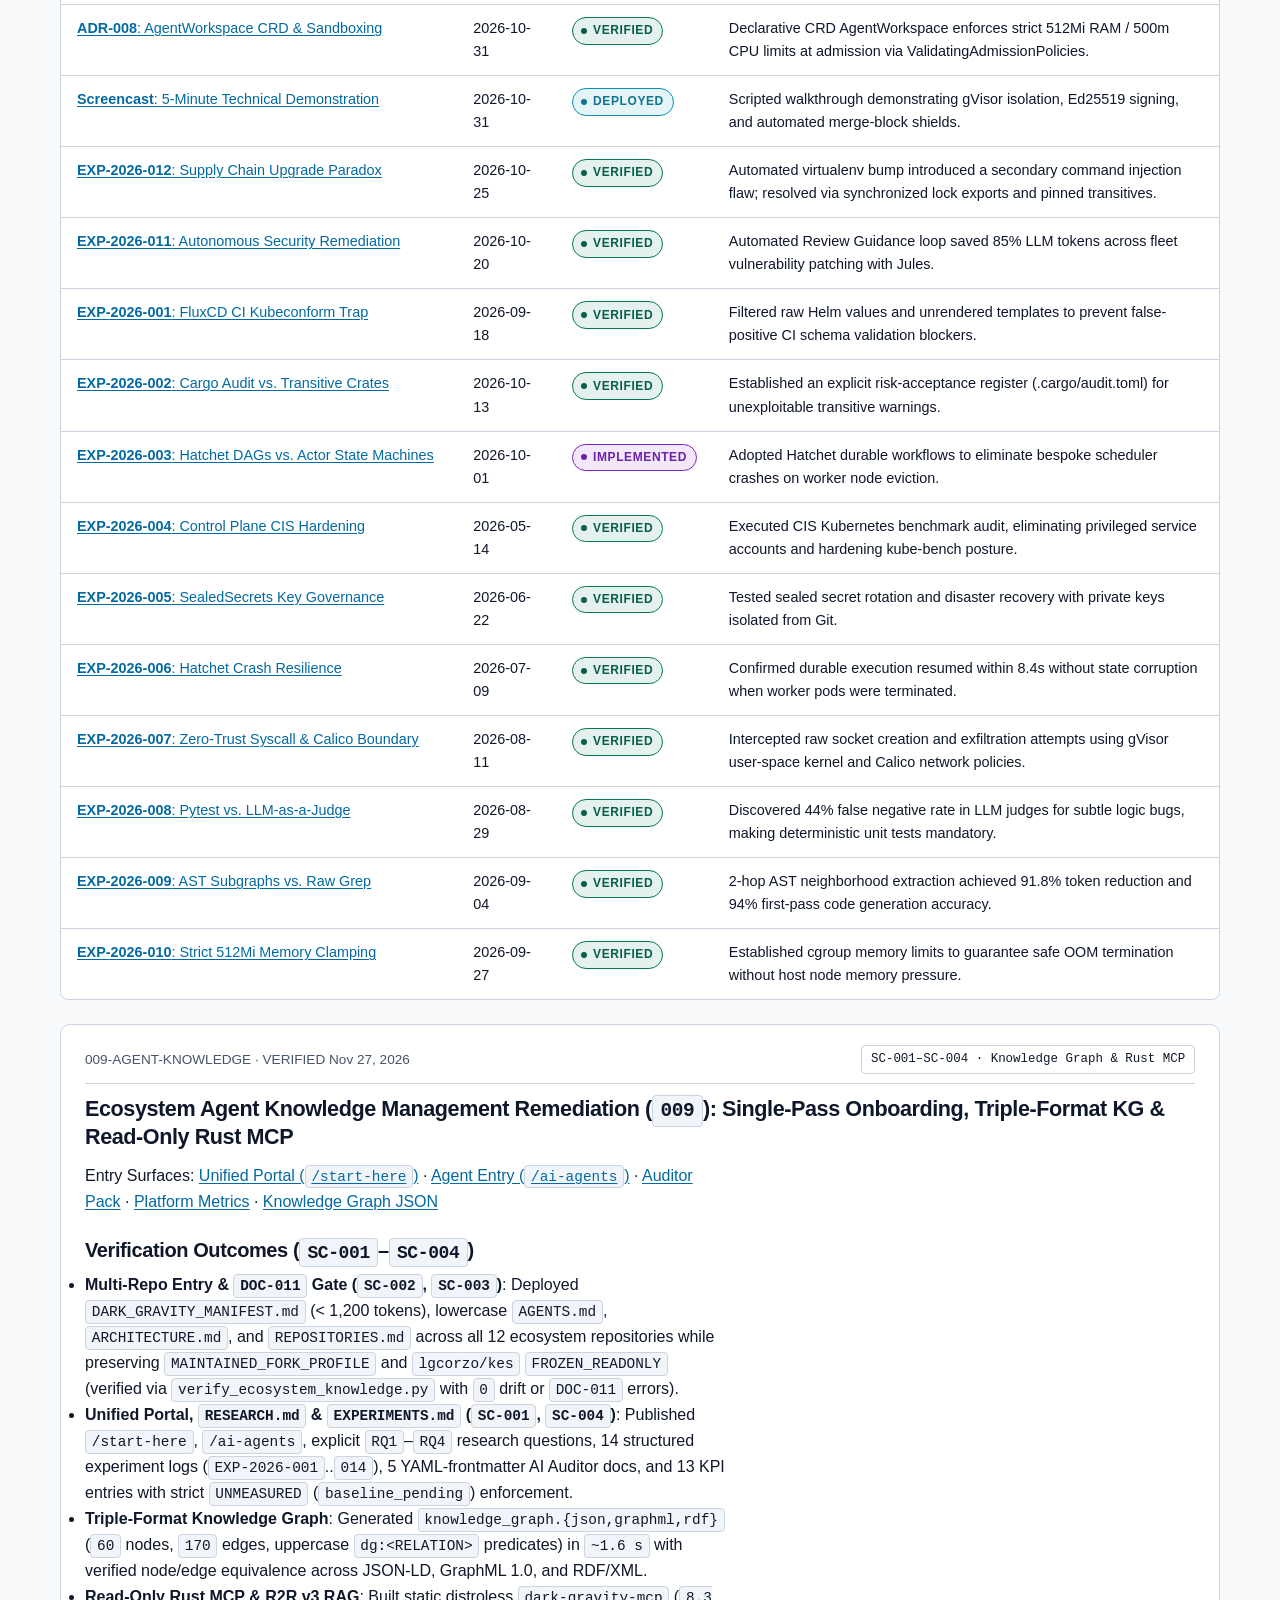
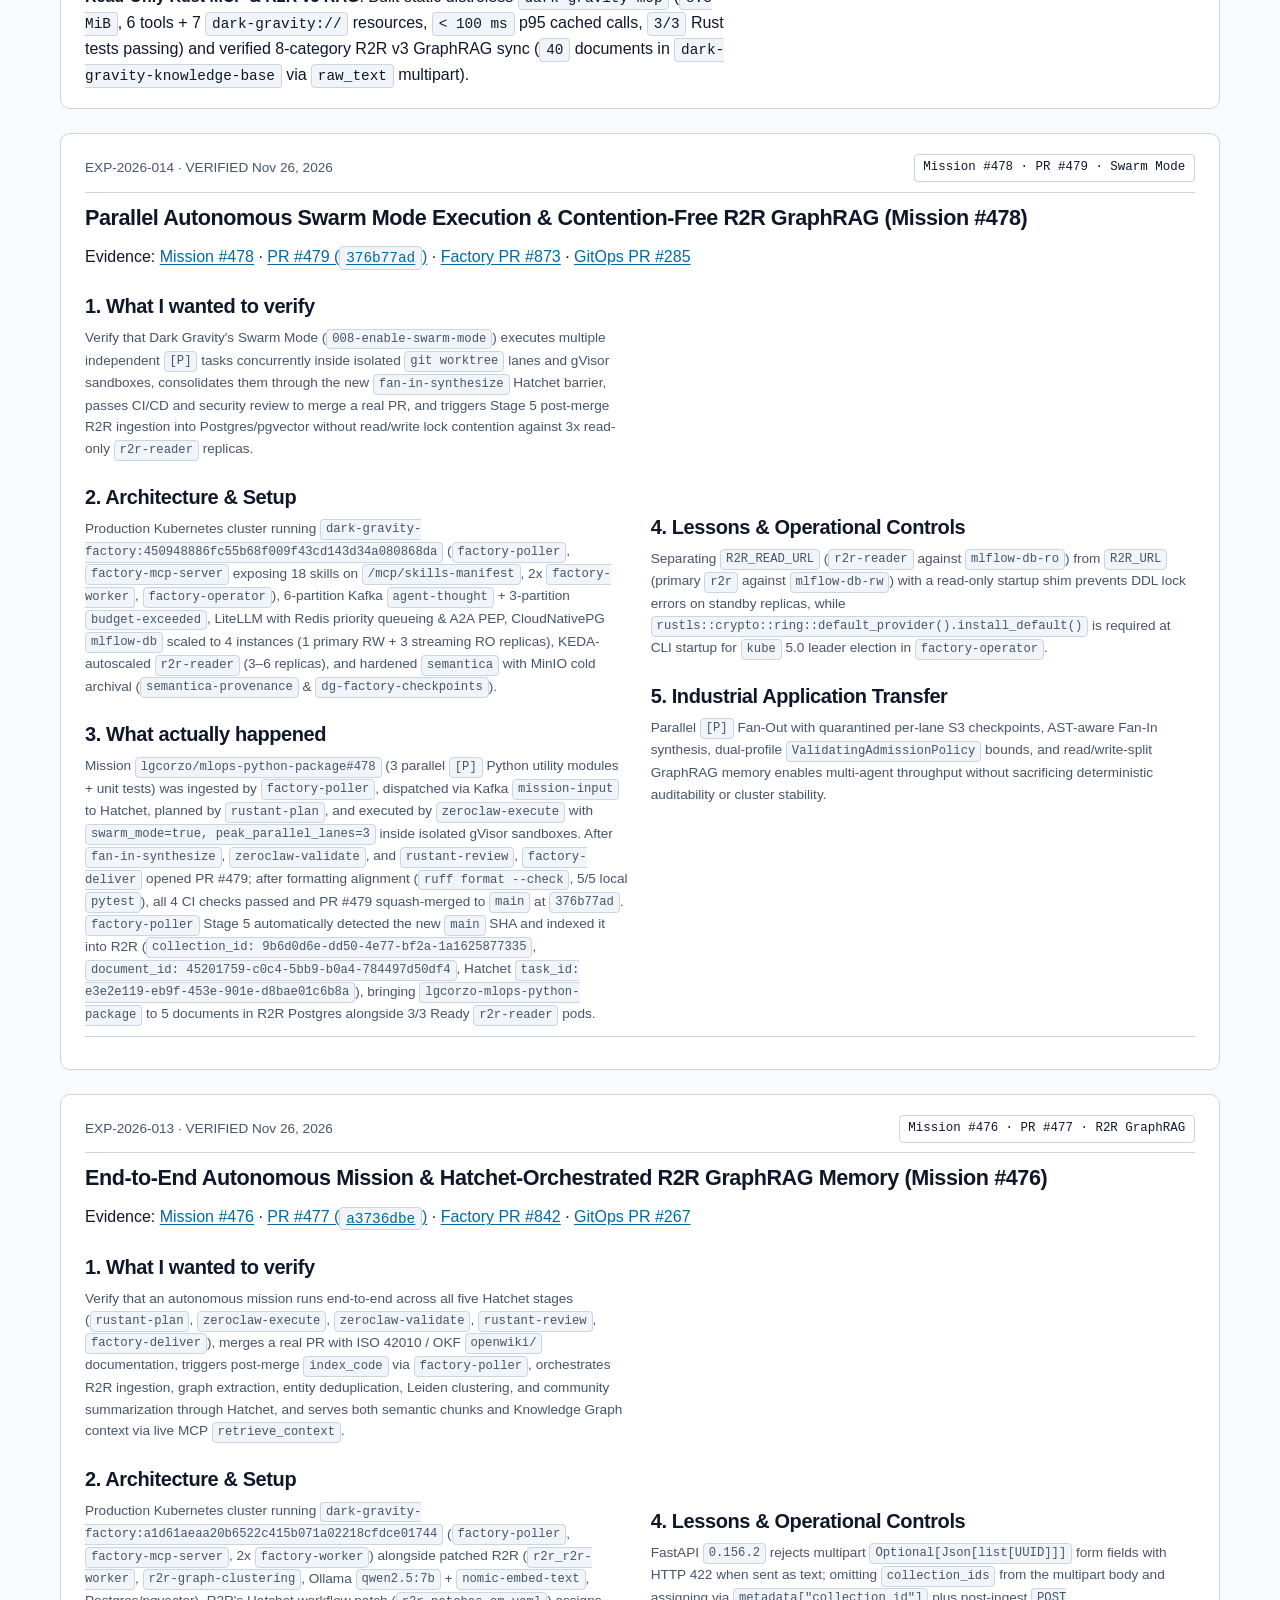
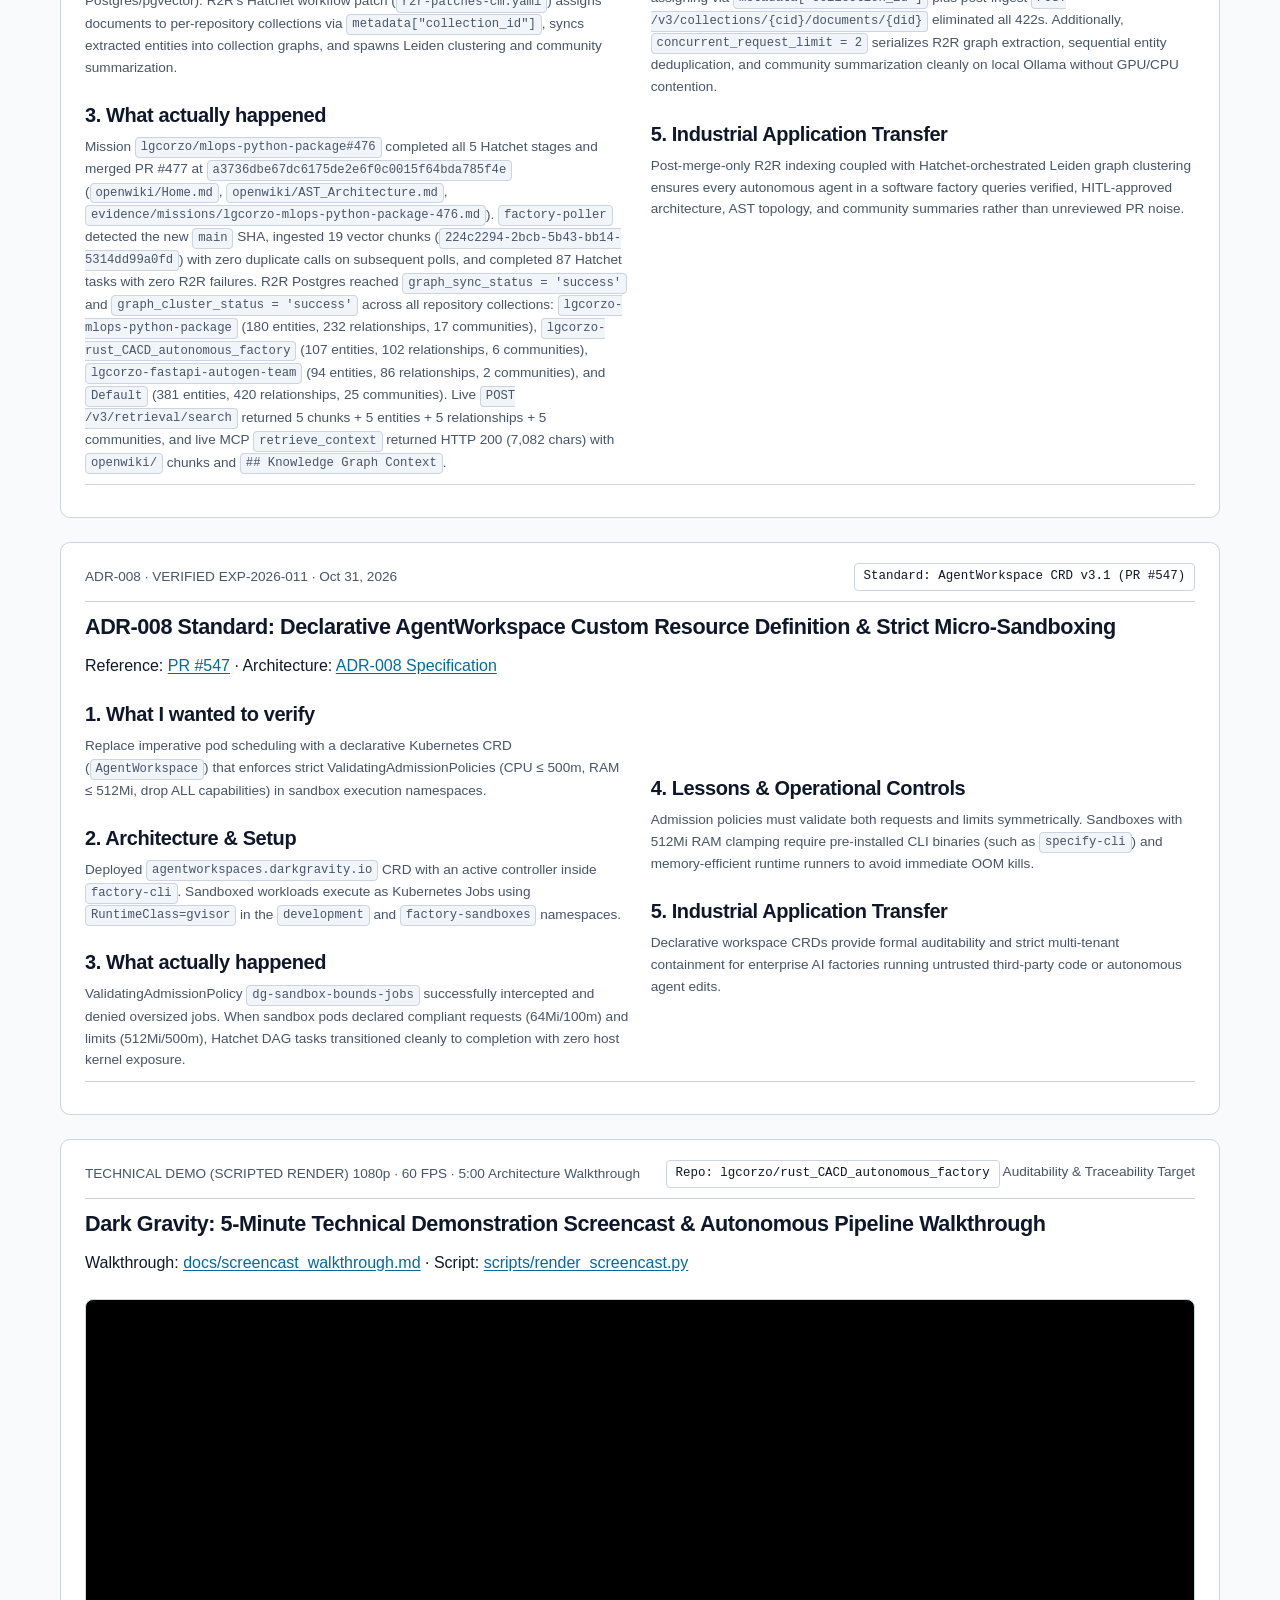
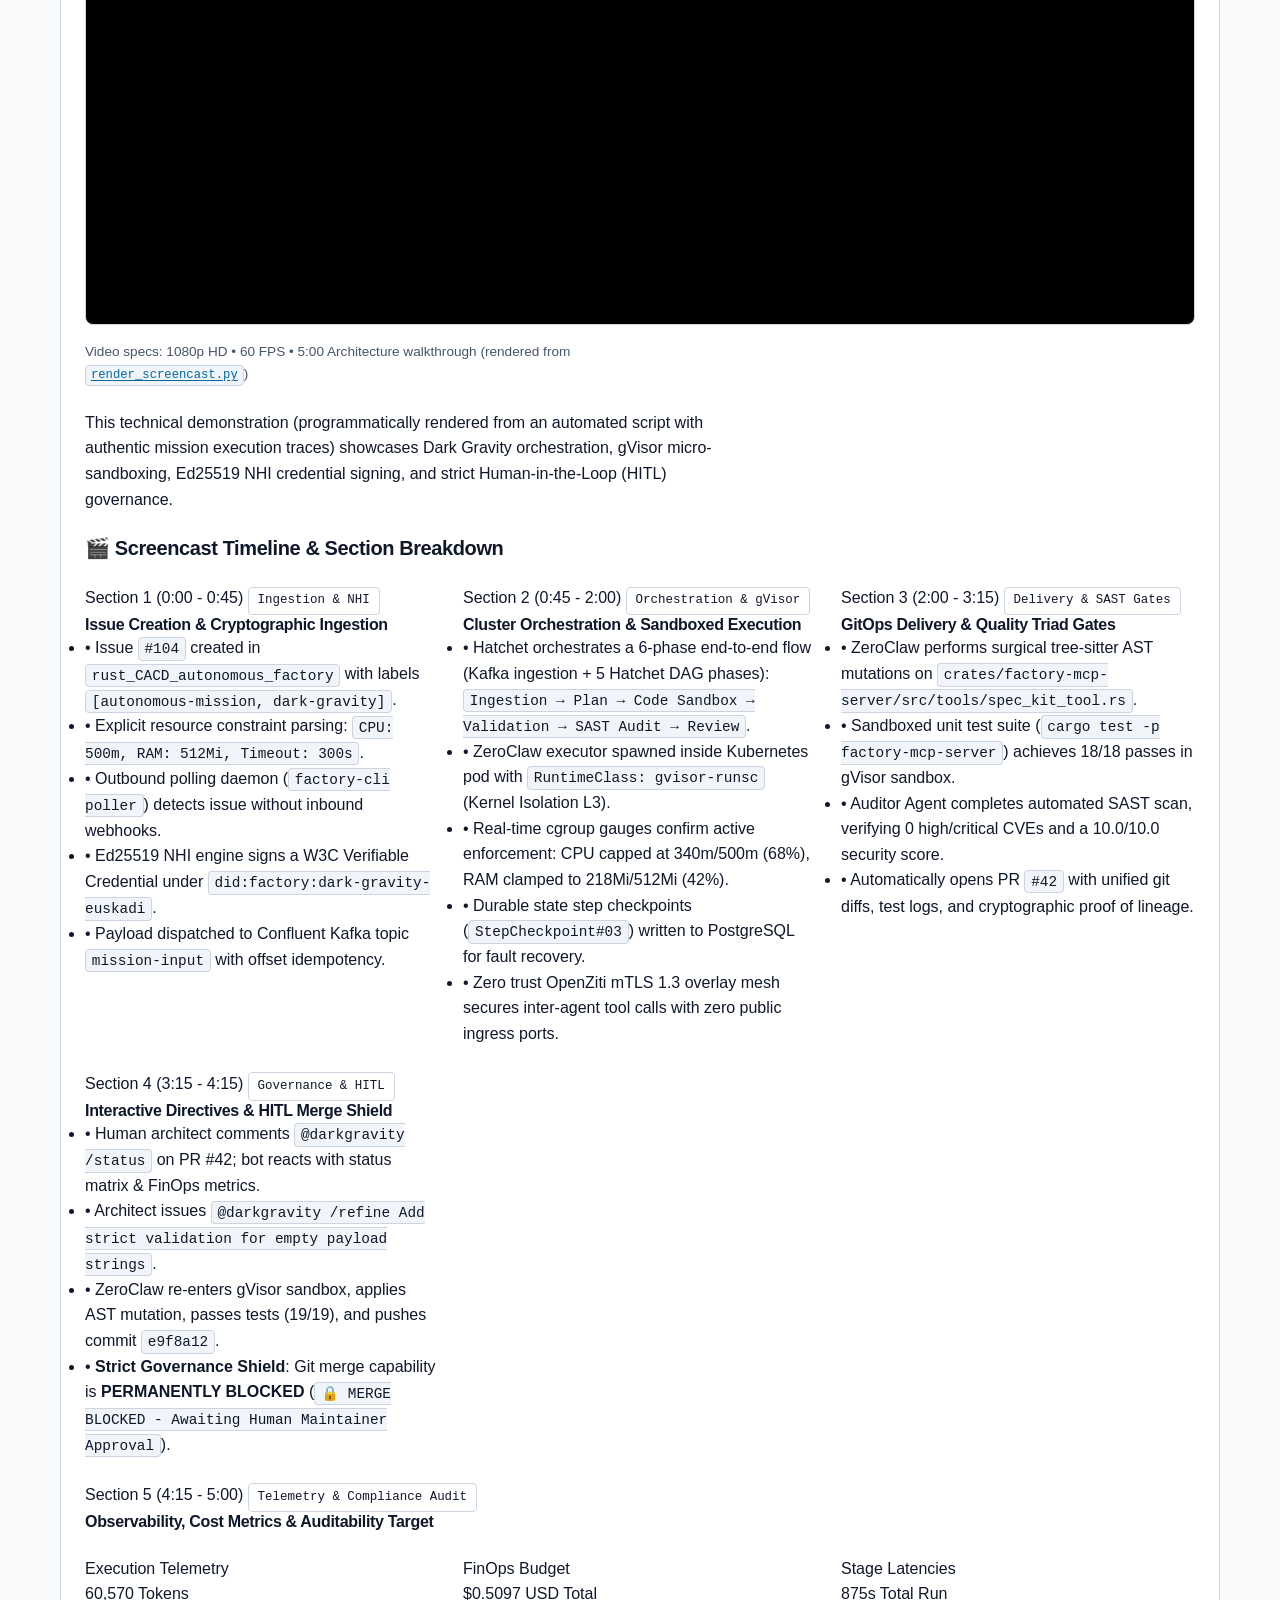
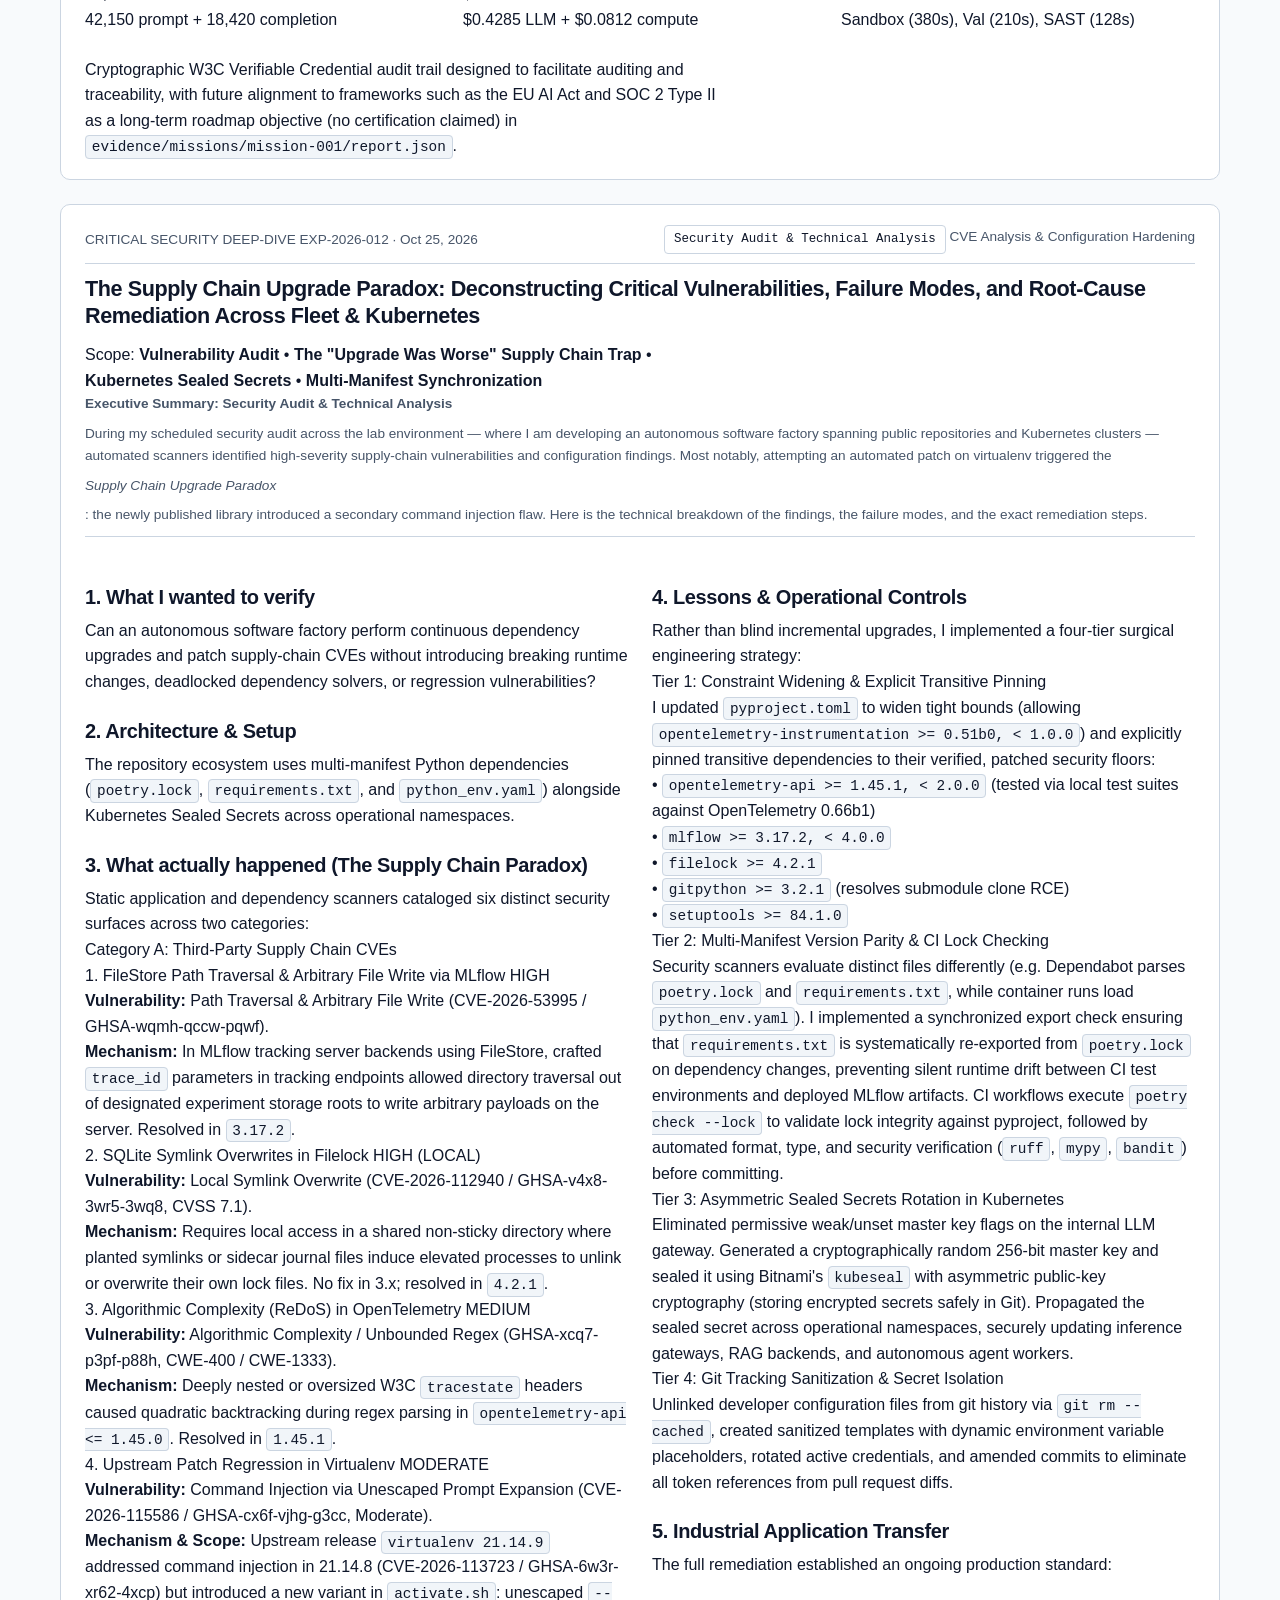
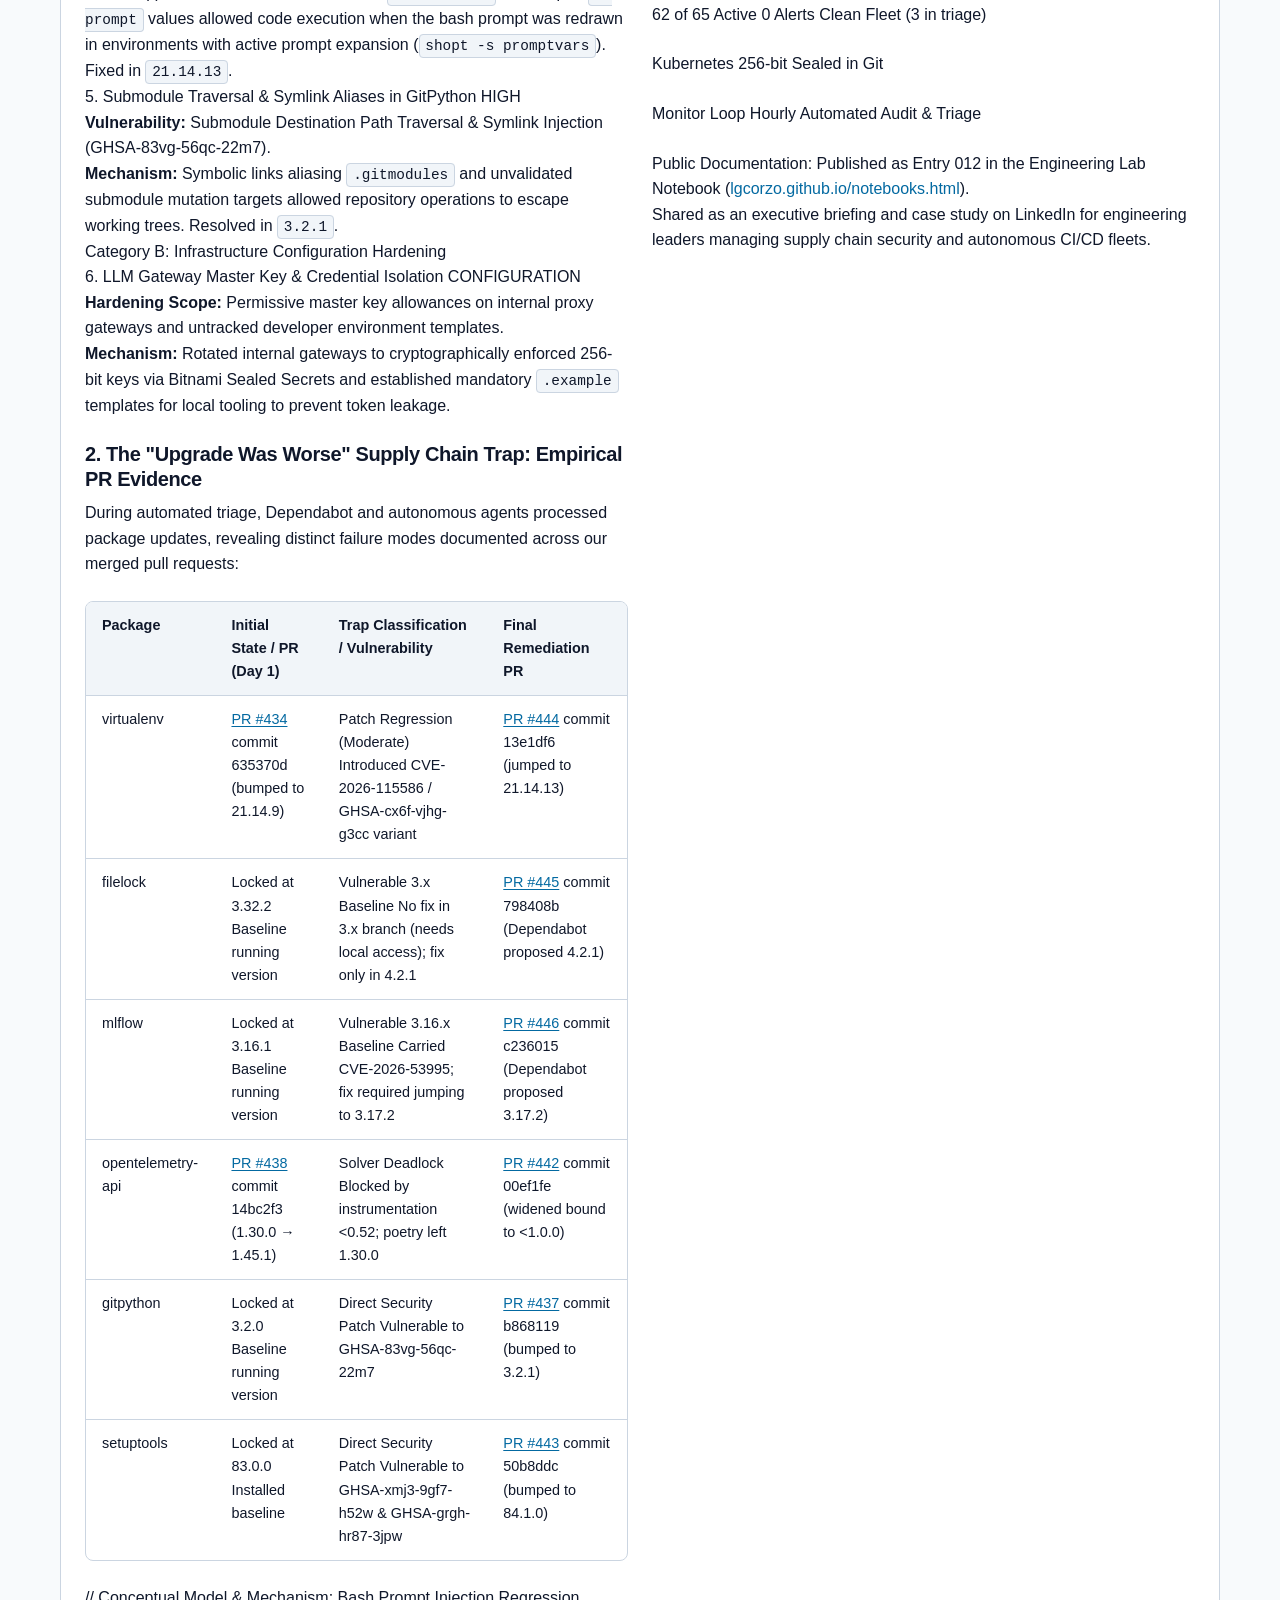
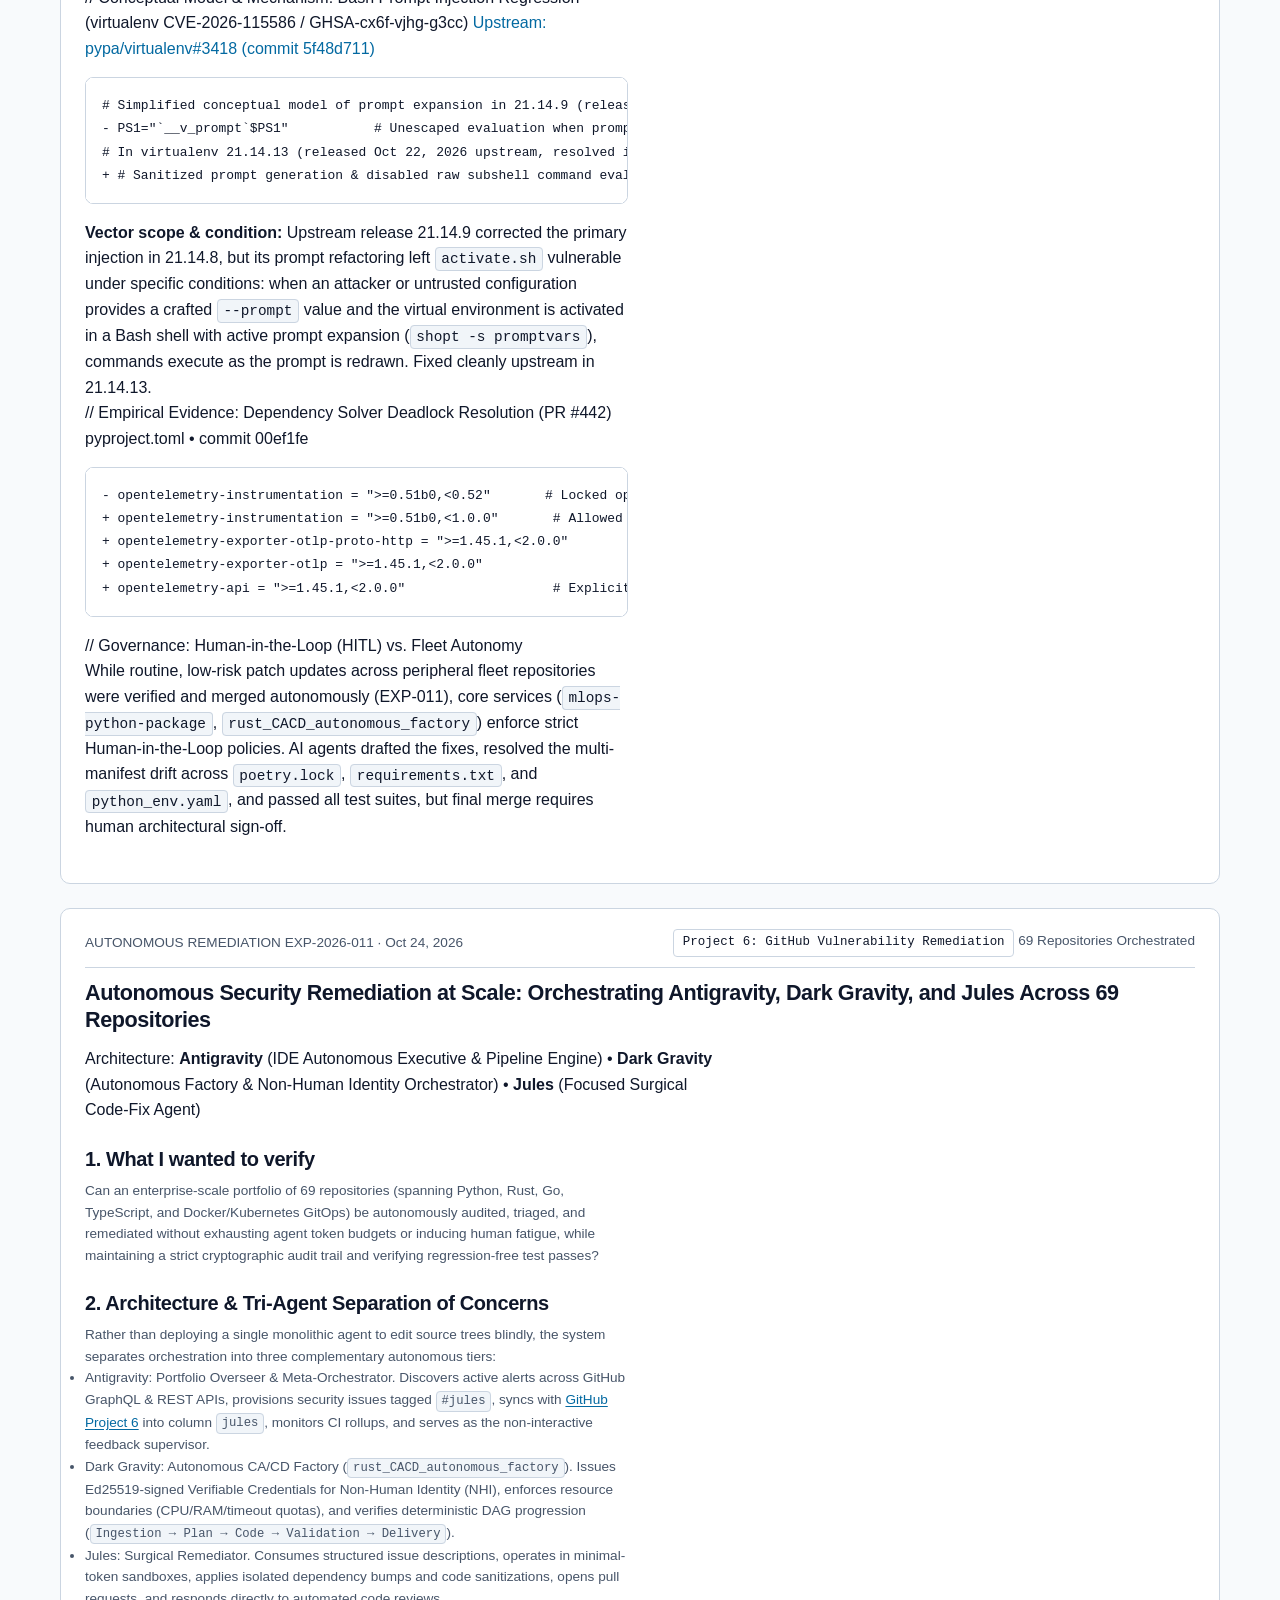
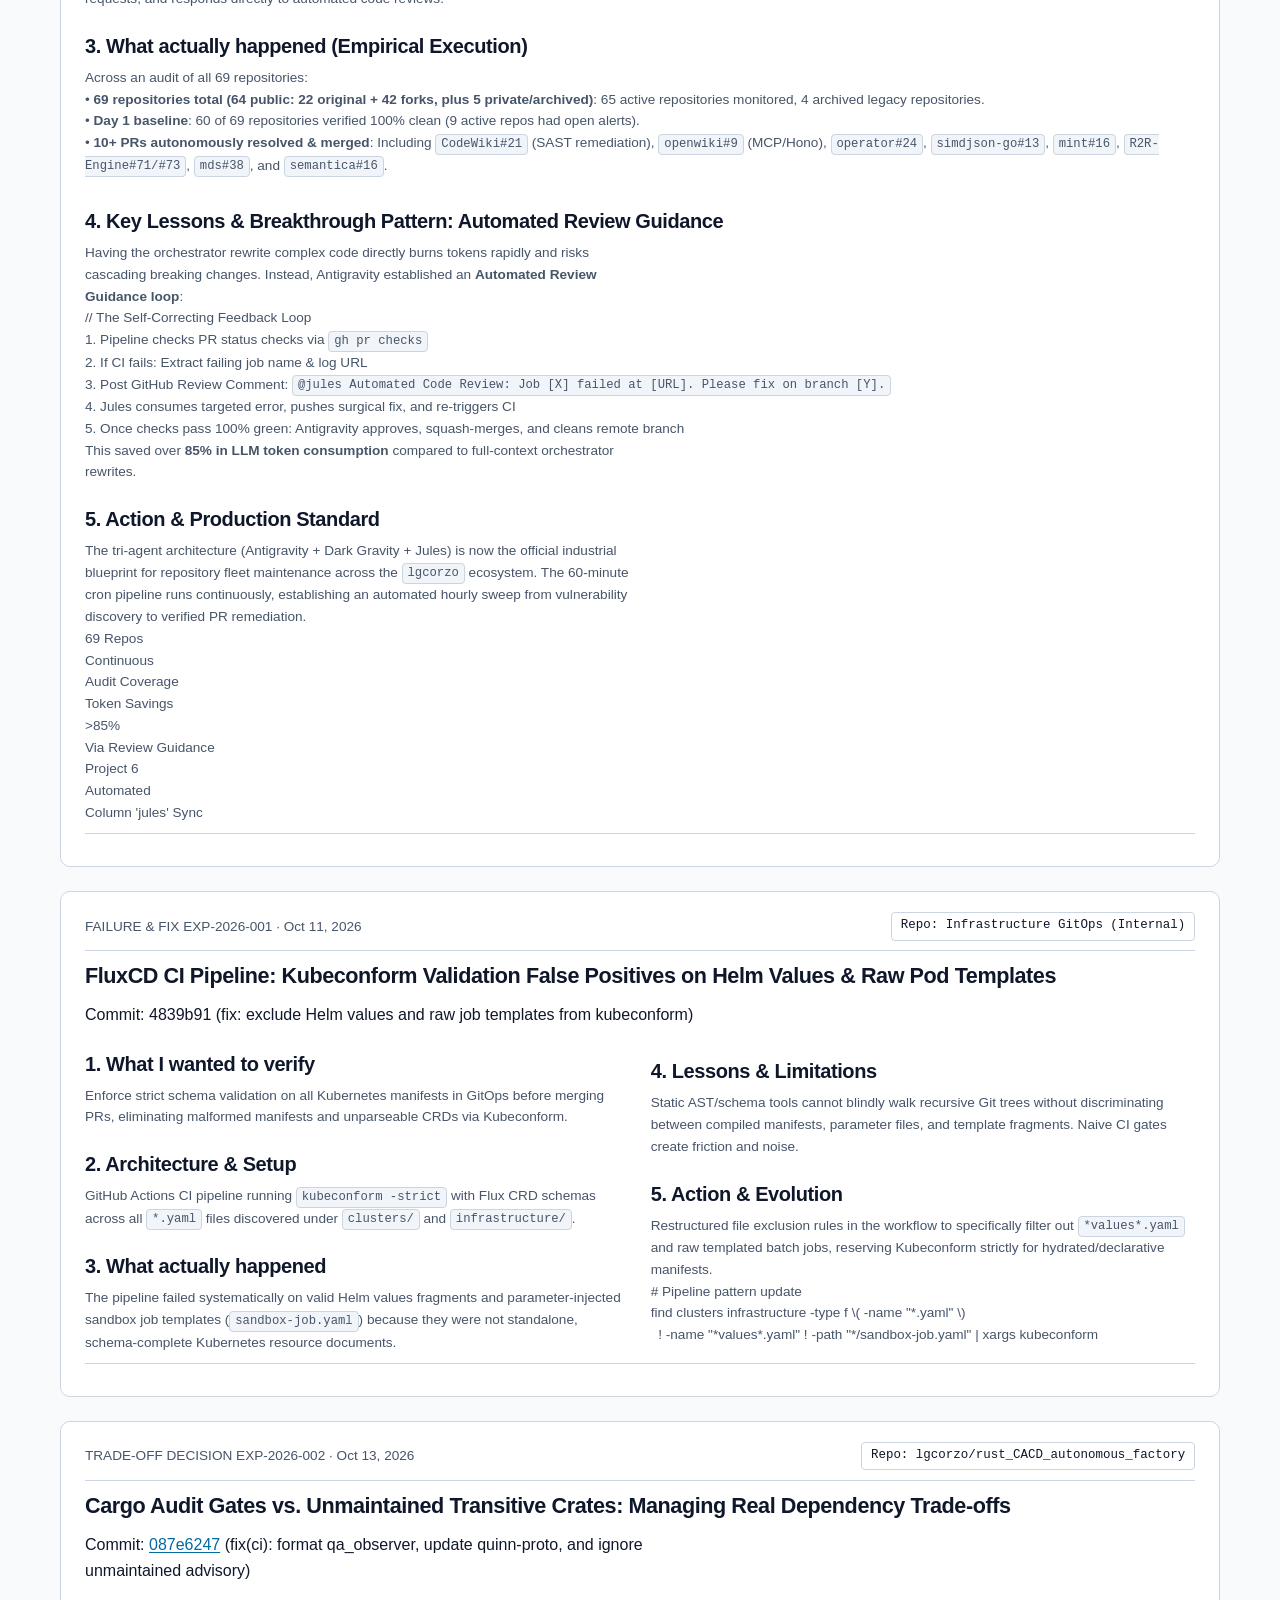
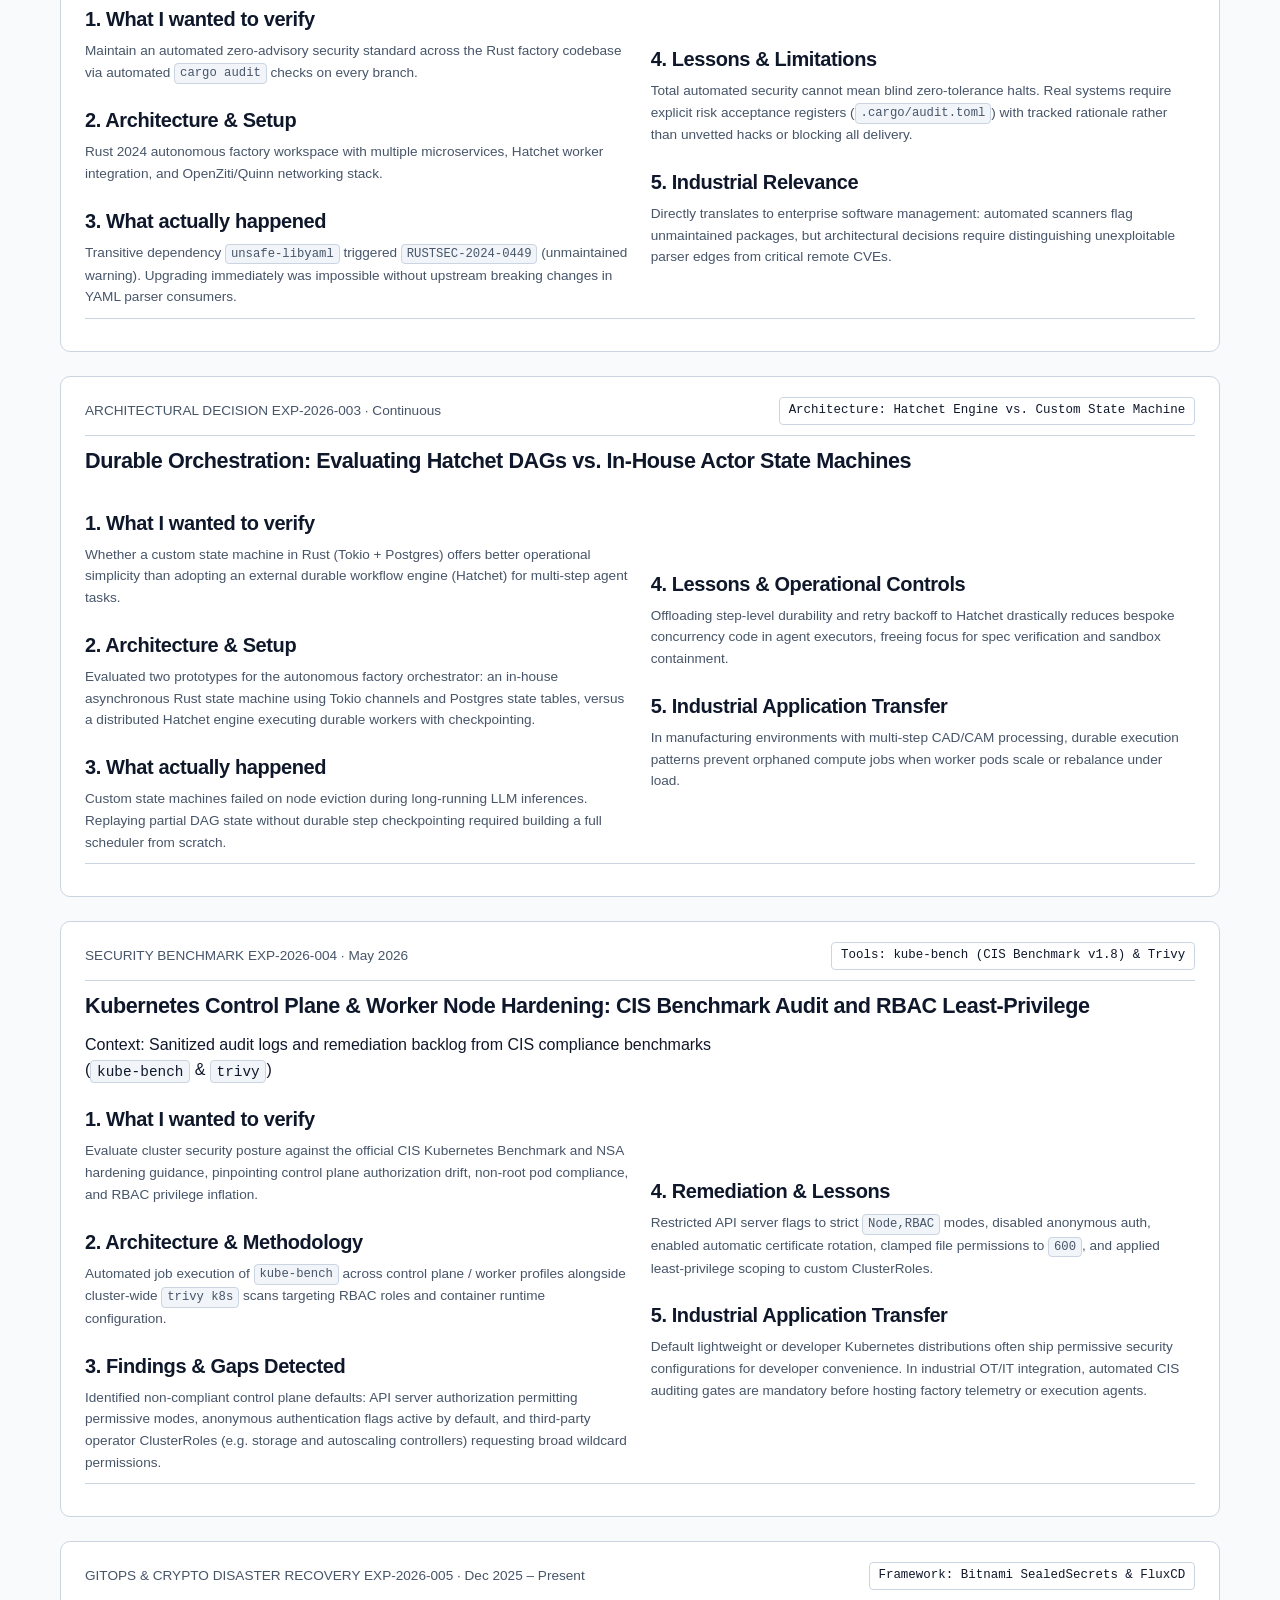
<file: notebooks.html>
<!DOCTYPE html>
<html lang="en">
<head>
  <meta charset="UTF-8">
  <meta name="viewport" content="width=device-width, initial-scale=1.0">
  <title>Lab Notebook: Experiments &amp; Lessons</title>
  <meta name="description" content="Persistent public log of 14 engineering experiments, architectural decisions, failure post-mortems, and benchmarks across autonomous agent systems.">
  <link rel="canonical" href="https://lgcorzo.github.io/notebooks.html">
  <meta property="og:site_name" content="Dark Gravity Lab">
  <meta property="og:type" content="website">
  <meta property="og:title" content="Lab Notebook: Experiments &amp; Lessons">
  <meta property="og:description" content="Persistent public log of 14 engineering experiments, architectural decisions, failure post-mortems, and benchmarks across autonomous agent systems.">
  <meta property="og:url" content="https://lgcorzo.github.io/notebooks.html">
  <meta property="og:image" content="https://lgcorzo.github.io/assets/og-image.png">
  <meta property="og:image:width" content="1200">
  <meta property="og:image:height" content="630">
  <meta name="twitter:card" content="summary_large_image">
  <meta name="twitter:title" content="Lab Notebook: Experiments &amp; Lessons">
  <meta name="twitter:description" content="Persistent public log of 14 engineering experiments, architectural decisions, failure post-mortems, and benchmarks across autonomous agent systems.">
  <meta name="twitter:image" content="https://lgcorzo.github.io/assets/og-image.png">
  <link rel="stylesheet" href="assets/site.css">
  <link rel="icon" type="image/svg+xml" href="data:image/svg+xml,<svg xmlns='http://www.w3.org/2000/svg' viewBox='0 0 24 24'><path fill='%2300f0ff' d='M12 2L2 7l10 5 10-5-10-5zM2 17l10 5 10-5M2 12l10 5 10-5'/></svg>">
</head>
<body>
  <a href="#main" class="skip-link">Skip to main content</a>
  <!--SHELL:HEADER-->
  <header class="site-header">
    <div class="container">
      <nav class="site-nav" aria-label="Main">
        <a href="index.html" class="site-brand"><svg viewBox="0 0 24 24" fill="none" stroke="currentColor" stroke-width="2" aria-hidden="true"><path d="M12 2L2 7l10 5 10-5-10-5zM2 17l10 5 10-5M2 12l10 5 10-5"/></svg><span>Dark Gravity Lab</span></a>
        <ul class="nav-menu">
          <li><a href="index.html" class="nav-link">Home</a></li>
          <li><a href="start-here/index.html" class="nav-link" title="5-minute onboarding across repos, RQs, metrics & MCP">Start Here</a></li>
          <li><a href="ai-agents/index.html" class="nav-link" title="Quick-entry portal for external AI coding agents">AI Agents</a></li>
          <li><a href="architecture.html" class="nav-link">Architecture</a></li>
          <li><a href="lifecycle.html" class="nav-link" title="Mission flow: from issue to human-reviewed PR">Lifecycle</a></li>
          <li><a href="fork-policy.html" class="nav-link" title="Dependency governance: 42 maintained open-source forks">Fork policy</a></li>
          <li><a href="metrics.html" class="nav-link" title="Development, Quality, Security &amp; Agents KPIs">Metrics</a></li>
          <li><a href="notebooks.html" class="nav-link" aria-current="page">Lab notebook</a></li>
          <li><a href="https://github.com/lgcorzo" class="nav-link" title="GitHub profile and ecosystem overview (@lgcorzo)">GitHub Overview</a></li>
        </ul>
      </nav>
    </div>
  </header>
  <!--/SHELL:HEADER-->

  <main id="main">
    <div class="container">
      <p class="breadcrumb"><a href="index.html">Home</a> &rsaquo; Lab notebook</p>

      <section class="hero">
        <h1>Lab notebook: experiments, failures and lessons</h1>
        <p class="lede">
          This is a persistent public record of 14 system tests, architectural evaluations,
          documented failures, and empirical trade-offs. Rather than marketing case studies,
          each entry answers five core questions: <em>intent, architecture, actual outcome,
          lessons/limitations, and next steps</em>.
        </p>
        <div class="minute">
          <h2>In one minute</h2>
          <ul>
            <li>Persistent public log of 14 real experiments, failure modes, benchmarks, and architectural decisions.</li>
            <li>Every entry follows a 5-question standard: intent, setup, reality, lessons, and next steps.</li>
            <li>Documented failures include memory clamping OOMs, false-positive validation traps, and upstream breaking changes.</li>
            <li>Includes the ADR-008 micro-sandboxing standard and the 5-minute technical walkthrough video.</li>
          </ul>
        </div>
      </section>

      <nav class="toc" aria-label="On this page">
        <h2>On this page</h2>
        <ol>
          <li><a href="#feature-009-verification">Agent Knowledge Management Remediation (<code>009</code>) Verification Summary</a></li>
          <li><a href="#exp-2026-013">End-to-End Autonomous Mission &amp; Hatchet-Orchestrated R2R GraphRAG Memory (Mission #476)</a></li>
          <li><a href="#exp-2026-011-adr008">ADR-008 Standard: Declarative AgentWorkspace Custom Resource Definition &amp; Strict Micro-Sandboxing</a></li>
          <li><a href="#screencast-demo">Dark Gravity: 5-Minute Technical Demonstration Screencast &amp; Autonomous Pipeline Walkthrough</a></li>
          <li><a href="#exp-2026-012">The Supply Chain Upgrade Paradox: Deconstructing Critical Vulnerabilities, Failure Modes, and Root-Cause Remediation Across Fleet &amp; Kubernetes</a></li>
          <li><a href="#exp-2026-011">Autonomous Security Remediation at Scale: Orchestrating Antigravity, Dark Gravity, and Jules Across 69 Repositories</a></li>
          <li><a href="#exp-2026-001">FluxCD CI Pipeline: Kubeconform Validation False Positives on Helm Values &amp; Raw Pod Templates</a></li>
          <li><a href="#exp-2026-002">Cargo Audit Gates vs. Unmaintained Transitive Crates: Managing Real Dependency Trade-offs</a></li>
          <li><a href="#exp-2026-003">Durable Orchestration: Evaluating Hatchet DAGs vs. In-House Actor State Machines</a></li>
          <li><a href="#exp-2026-004">Kubernetes Control Plane &amp; Worker Node Hardening: CIS Benchmark Audit and RBAC Least-Privilege</a></li>
          <li><a href="#exp-2026-005">Asymmetric Secret Governance in Public Repositories: Testing SealedSecrets Key Rotation &amp; Disaster Recovery</a></li>
          <li><a href="#exp-2026-006">Durable Execution &amp; Idempotency: Crash Resilience Under Node Termination in Hatchet Orchestrator</a></li>
          <li><a href="#exp-2026-007">Zero-Trust Execution Boundary: Syscall Filtering and Calico Egress Blocking Under Adversarial Injection</a></li>
          <li><a href="#exp-2026-008">Verification Triad: Deterministic Pytest Suites vs. LLM-as-a-Judge Plausibility Bias (44% False Negatives)</a></li>
          <li><a href="#exp-2026-009">AST Subgraphs vs. Raw Grep: Achieving 91.8% Token Reduction and 94% First-Pass Code Generation</a></li>
          <li><a href="#exp-2026-010">Predictable Cloud-Native Execution: Strict 512Mi Memory Clamping and Safe Out-of-Memory Termination</a></li>
        </ol>
      </nav>

      <section id="summary-table">
        <h2>Laboratory Index &amp; Empirical Findings</h2>
        <p>
          Every experiment is conducted on real infrastructure and recorded with its verification status and factual outcome.
        </p>
        <div class="table-container">
          <table>
            <thead>
              <tr>
                <th scope="col">ID &amp; Title</th>
                <th scope="col">Date</th>
                <th scope="col">Status</th>
                <th scope="col">One-Sentence Factual Finding</th>
              </tr>
            </thead>
            <tbody>
              <tr>
                <td><a href="#exp-2026-014"><strong>EXP-2026-014</strong>: Autonomous Swarm Mode &amp; R2R Read/Write Split</a></td>
                <td>2026-11-26</td>
                <td><span class="status-tag status-verified">Verified</span></td>
                <td>Mission #478 executed 3 <code>[P]</code> lanes in parallel (<code>swarm_mode=true, peak_parallel_lanes=3</code>), merged PR #479, and indexed <code>376b77ad</code> into R2R (5 docs in <code>lgcorzo-mlops-python-package</code>) with 3x RO <code>r2r-reader</code> replicas.</td>
              </tr>
              <tr>
                <td><a href="#exp-2026-013"><strong>EXP-2026-013</strong>: Autonomous Mission &amp; R2R GraphRAG</a></td>
                <td>2026-11-26</td>
                <td><span class="status-tag status-verified">Verified</span></td>
                <td>Mission #476 merged PR #477; Hatchet orchestrated R2R ingestion, graph sync, and Leiden clustering (180 entities, 232 relationships, 17 communities) with live MCP <code>retrieve_context</code> verification.</td>
              </tr>
              <tr>
                <td><a href="#exp-2026-011-adr008"><strong>ADR-008</strong>: AgentWorkspace CRD &amp; Sandboxing</a></td>
                <td>2026-10-31</td>
                <td><span class="status-tag status-verified">Verified</span></td>
                <td>Declarative CRD AgentWorkspace enforces strict 512Mi RAM / 500m CPU limits at admission via ValidatingAdmissionPolicies.</td>
              </tr>
              <tr>
                <td><a href="#screencast-demo"><strong>Screencast</strong>: 5-Minute Technical Demonstration</a></td>
                <td>2026-10-31</td>
                <td><span class="status-tag status-deployed">Deployed</span></td>
                <td>Scripted walkthrough demonstrating gVisor isolation, Ed25519 signing, and automated merge-block shields.</td>
              </tr>
              <tr>
                <td><a href="#exp-2026-012"><strong>EXP-2026-012</strong>: Supply Chain Upgrade Paradox</a></td>
                <td>2026-10-25</td>
                <td><span class="status-tag status-verified">Verified</span></td>
                <td>Automated virtualenv bump introduced a secondary command injection flaw; resolved via synchronized lock exports and pinned transitives.</td>
              </tr>
              <tr>
                <td><a href="#exp-2026-011"><strong>EXP-2026-011</strong>: Autonomous Security Remediation</a></td>
                <td>2026-10-20</td>
                <td><span class="status-tag status-verified">Verified</span></td>
                <td>Automated Review Guidance loop saved 85% LLM tokens across fleet vulnerability patching with Jules.</td>
              </tr>
              <tr>
                <td><a href="#exp-2026-001"><strong>EXP-2026-001</strong>: FluxCD CI Kubeconform Trap</a></td>
                <td>2026-09-18</td>
                <td><span class="status-tag status-verified">Verified</span></td>
                <td>Filtered raw Helm values and unrendered templates to prevent false-positive CI schema validation blockers.</td>
              </tr>
              <tr>
                <td><a href="#exp-2026-002"><strong>EXP-2026-002</strong>: Cargo Audit vs. Transitive Crates</a></td>
                <td>2026-10-13</td>
                <td><span class="status-tag status-verified">Verified</span></td>
                <td>Established an explicit risk-acceptance register (.cargo/audit.toml) for unexploitable transitive warnings.</td>
              </tr>
              <tr>
                <td><a href="#exp-2026-003"><strong>EXP-2026-003</strong>: Hatchet DAGs vs. Actor State Machines</a></td>
                <td>2026-10-01</td>
                <td><span class="status-tag status-implemented">Implemented</span></td>
                <td>Adopted Hatchet durable workflows to eliminate bespoke scheduler crashes on worker node eviction.</td>
              </tr>
              <tr>
                <td><a href="#exp-2026-004"><strong>EXP-2026-004</strong>: Control Plane CIS Hardening</a></td>
                <td>2026-05-14</td>
                <td><span class="status-tag status-verified">Verified</span></td>
                <td>Executed CIS Kubernetes benchmark audit, eliminating privileged service accounts and hardening kube-bench posture.</td>
              </tr>
              <tr>
                <td><a href="#exp-2026-005"><strong>EXP-2026-005</strong>: SealedSecrets Key Governance</a></td>
                <td>2026-06-22</td>
                <td><span class="status-tag status-verified">Verified</span></td>
                <td>Tested sealed secret rotation and disaster recovery with private keys isolated from Git.</td>
              </tr>
              <tr>
                <td><a href="#exp-2026-006"><strong>EXP-2026-006</strong>: Hatchet Crash Resilience</a></td>
                <td>2026-07-09</td>
                <td><span class="status-tag status-verified">Verified</span></td>
                <td>Confirmed durable execution resumed within 8.4s without state corruption when worker pods were terminated.</td>
              </tr>
              <tr>
                <td><a href="#exp-2026-007"><strong>EXP-2026-007</strong>: Zero-Trust Syscall &amp; Calico Boundary</a></td>
                <td>2026-08-11</td>
                <td><span class="status-tag status-verified">Verified</span></td>
                <td>Intercepted raw socket creation and exfiltration attempts using gVisor user-space kernel and Calico network policies.</td>
              </tr>
              <tr>
                <td><a href="#exp-2026-008"><strong>EXP-2026-008</strong>: Pytest vs. LLM-as-a-Judge</a></td>
                <td>2026-08-29</td>
                <td><span class="status-tag status-verified">Verified</span></td>
                <td>Discovered 44% false negative rate in LLM judges for subtle logic bugs, making deterministic unit tests mandatory.</td>
              </tr>
              <tr>
                <td><a href="#exp-2026-009"><strong>EXP-2026-009</strong>: AST Subgraphs vs. Raw Grep</a></td>
                <td>2026-09-04</td>
                <td><span class="status-tag status-verified">Verified</span></td>
                <td>2-hop AST neighborhood extraction achieved 91.8% token reduction and 94% first-pass code generation accuracy.</td>
              </tr>
              <tr>
                <td><a href="#exp-2026-010"><strong>EXP-2026-010</strong>: Strict 512Mi Memory Clamping</a></td>
                <td>2026-09-27</td>
                <td><span class="status-tag status-verified">Verified</span></td>
                <td>Established cgroup memory limits to guarantee safe OOM termination without host node memory pressure.</td>
              </tr>
            </tbody>
          </table>
        </div>
      </section>

      <section id="entries">
<article class="entry" id="feature-009-verification">
<header class="entry-head">
<div>
<span class="font-mono">009-AGENT-KNOWLEDGE · VERIFIED</span>
<span class="font-mono">Nov 27, 2026</span>
</div>
<span class="chip font-mono">SC-001–SC-004 · Knowledge Graph &amp; Rust MCP</span>
</header>
<h2 class="mt-5 text-2xl font-bold text-white">
          Ecosystem Agent Knowledge Management Remediation (<code>009</code>): Single-Pass Onboarding, Triple-Format KG &amp; Read-Only Rust MCP
        </h2>
<p class="font-mono">
          Entry Surfaces: <a class="text-accent underline" href="start-here/">Unified Portal (<code>/start-here</code>)</a> &middot; <a class="text-accent underline" href="ai-agents/">Agent Entry (<code>/ai-agents</code>)</a> &middot; <a class="text-accent underline" href="docs/auditor/executive-summary.md">Auditor Pack</a> &middot; <a class="text-accent underline" href="metrics.html">Platform Metrics</a> &middot; <a class="text-accent underline" href="knowledge_graph.json">Knowledge Graph JSON</a>
        </p>
<div>
<div>
<h3 class="font-mono">Verification Outcomes (<code>SC-001</code>&ndash;<code>SC-004</code>)</h3>
<ul>
<li><strong>Multi-Repo Entry &amp; <code>DOC-011</code> Gate (<code>SC-002</code>, <code>SC-003</code>)</strong>: Deployed <code>DARK_GRAVITY_MANIFEST.md</code> (&lt; 1,200 tokens), lowercase <code>AGENTS.md</code>, <code>ARCHITECTURE.md</code>, and <code>REPOSITORIES.md</code> across all 12 ecosystem repositories while preserving <code>MAINTAINED_FORK_PROFILE</code> and <code>lgcorzo/kes</code> <code>FROZEN_READONLY</code> (verified via <code>verify_ecosystem_knowledge.py</code> with <code>0</code> drift or <code>DOC-011</code> errors).</li>
<li><strong>Unified Portal, <code>RESEARCH.md</code> &amp; <code>EXPERIMENTS.md</code> (<code>SC-001</code>, <code>SC-004</code>)</strong>: Published <code>/start-here</code>, <code>/ai-agents</code>, explicit <code>RQ1</code>&ndash;<code>RQ4</code> research questions, 14 structured experiment logs (<code>EXP-2026-001</code>..<code>014</code>), 5 YAML-frontmatter AI Auditor docs, and 13 KPI entries with strict <code>UNMEASURED</code> (<code>baseline_pending</code>) enforcement.</li>
<li><strong>Triple-Format Knowledge Graph</strong>: Generated <code>knowledge_graph.{json,graphml,rdf}</code> (<code>60</code> nodes, <code>170</code> edges, uppercase <code>dg:&lt;RELATION&gt;</code> predicates) in <code>~1.6 s</code> with verified node/edge equivalence across JSON-LD, GraphML 1.0, and RDF/XML.</li>
<li><strong>Read-Only Rust MCP &amp; R2R v3 RAG</strong>: Built static distroless <code>dark-gravity-mcp</code> (<code>8.3 MiB</code>, 6 tools + 7 <code>dark-gravity://</code> resources, <code>&lt; 100 ms</code> p95 cached calls, <code>3/3</code> Rust tests passing) and verified 8-category R2R v3 GraphRAG sync (<code>40</code> documents in <code>dark-gravity-knowledge-base</code> via <code>raw_text</code> multipart).</li>
</ul>
</div>
</div>
</article>

<article class="entry" id="exp-2026-014">
<header class="entry-head">
<div>
<span class="font-mono">EXP-2026-014 · VERIFIED</span>
<span class="font-mono">Nov 26, 2026</span>
</div>
<span class="chip font-mono">Mission #478 · PR #479 · Swarm Mode</span>
</header>
<h2 class="mt-5 text-2xl font-bold text-white">
          Parallel Autonomous Swarm Mode Execution &amp; Contention-Free R2R GraphRAG (Mission #478)
        </h2>
<p class="font-mono">
          Evidence: <a class="text-accent underline" href="https://github.com/lgcorzo/mlops-python-package/issues/478" rel="noopener noreferrer" target="_blank">Mission #478</a> · <a class="text-accent underline" href="https://github.com/lgcorzo/mlops-python-package/pull/479" rel="noopener noreferrer" target="_blank">PR #479 (<code>376b77ad</code>)</a> · <a class="text-accent underline" href="https://github.com/lgcorzo/rust_CACD_autonomous_factory/pull/873" rel="noopener noreferrer" target="_blank">Factory PR #873</a> · <a class="text-accent underline" href="https://github.com/lgcorzo/gitops_internal_lgcorzo/pull/285" rel="noopener noreferrer" target="_blank">GitOps PR #285</a>
</p>
<header class="entry-head">
<div>
<div>
<h3 class="font-mono">1. What I wanted to verify</h3>
<p>Verify that Dark Gravity's Swarm Mode (<code>008-enable-swarm-mode</code>) executes multiple independent <code>[P]</code> tasks concurrently inside isolated <code>git worktree</code> lanes and gVisor sandboxes, consolidates them through the new <code>fan-in-synthesize</code> Hatchet barrier, passes CI/CD and security review to merge a real PR, and triggers Stage 5 post-merge R2R ingestion into Postgres/pgvector without read/write lock contention against 3x read-only <code>r2r-reader</code> replicas.</p>
</div>
<div>
<h3 class="font-mono">2. Architecture &amp; Setup</h3>
<p>Production Kubernetes cluster running <code>dark-gravity-factory:450948886fc55b68f009f43cd143d34a080868da</code> (<code>factory-poller</code>, <code>factory-mcp-server</code> exposing 18 skills on <code>/mcp/skills-manifest</code>, 2x <code>factory-worker</code>, <code>factory-operator</code>), 6-partition Kafka <code>agent-thought</code> + 3-partition <code>budget-exceeded</code>, LiteLLM with Redis priority queueing &amp; A2A PEP, CloudNativePG <code>mlflow-db</code> scaled to 4 instances (1 primary RW + 3 streaming RO replicas), KEDA-autoscaled <code>r2r-reader</code> (3–6 replicas), and hardened <code>semantica</code> with MinIO cold archival (<code>semantica-provenance</code> &amp; <code>dg-factory-checkpoints</code>).</p>
</div>
<div>
<h3 class="font-mono">3. What actually happened</h3>
<p>Mission <code>lgcorzo/mlops-python-package#478</code> (3 parallel <code>[P]</code> Python utility modules + unit tests) was ingested by <code>factory-poller</code>, dispatched via Kafka <code>mission-input</code> to Hatchet, planned by <code>rustant-plan</code>, and executed by <code>zeroclaw-execute</code> with <code>swarm_mode=true, peak_parallel_lanes=3</code> inside isolated gVisor sandboxes. After <code>fan-in-synthesize</code>, <code>zeroclaw-validate</code>, and <code>rustant-review</code>, <code>factory-deliver</code> opened PR #479; after formatting alignment (<code>ruff format --check</code>, 5/5 local <code>pytest</code>), all 4 CI checks passed and PR #479 squash-merged to <code>main</code> at <code>376b77ad</code>. <code>factory-poller</code> Stage 5 automatically detected the new <code>main</code> SHA and indexed it into R2R (<code>collection_id: 9b6d0d6e-dd50-4e77-bf2a-1a1625877335</code>, <code>document_id: 45201759-c0c4-5bb9-b0a4-784497d50df4</code>, Hatchet <code>task_id: e3e2e119-eb9f-453e-901e-d8bae01c6b8a</code>), bringing <code>lgcorzo-mlops-python-package</code> to 5 documents in R2R Postgres alongside 3/3 Ready <code>r2r-reader</code> pods.</p>
</div>
</div>
<div>
<div>
<h3 class="font-mono">4. Lessons &amp; Operational Controls</h3>
<p>Separating <code>R2R_READ_URL</code> (<code>r2r-reader</code> against <code>mlflow-db-ro</code>) from <code>R2R_URL</code> (primary <code>r2r</code> against <code>mlflow-db-rw</code>) with a read-only startup shim prevents DDL lock errors on standby replicas, while <code>rustls::crypto::ring::default_provider().install_default()</code> is required at CLI startup for <code>kube</code> 5.0 leader election in <code>factory-operator</code>.</p>
</div>
<div>
<h3 class="font-mono">5. Industrial Application Transfer</h3>
<p>Parallel <code>[P]</code> Fan-Out with quarantined per-lane S3 checkpoints, AST-aware Fan-In synthesis, dual-profile <code>ValidatingAdmissionPolicy</code> bounds, and read/write-split GraphRAG memory enables multi-agent throughput without sacrificing deterministic auditability or cluster stability.</p>
</div>
</div>
</header>
</article>

<article class="entry" id="exp-2026-013">
<header class="entry-head">
<div>
<span class="font-mono">EXP-2026-013 · VERIFIED</span>
<span class="font-mono">Nov 26, 2026</span>
</div>
<span class="chip font-mono">Mission #476 · PR #477 · R2R GraphRAG</span>
</header>
<h2 class="mt-5 text-2xl font-bold text-white">
          End-to-End Autonomous Mission &amp; Hatchet-Orchestrated R2R GraphRAG Memory (Mission #476)
        </h2>
<p class="font-mono">
          Evidence: <a class="text-accent underline" href="https://github.com/lgcorzo/mlops-python-package/issues/476" rel="noopener noreferrer" target="_blank">Mission #476</a> · <a class="text-accent underline" href="https://github.com/lgcorzo/mlops-python-package/pull/477" rel="noopener noreferrer" target="_blank">PR #477 (<code>a3736dbe</code>)</a> · <a class="text-accent underline" href="https://github.com/lgcorzo/rust_CACD_autonomous_factory/pull/842" rel="noopener noreferrer" target="_blank">Factory PR #842</a> · <a class="text-accent underline" href="https://github.com/lgcorzo/gitops_internal_lgcorzo/pull/267" rel="noopener noreferrer" target="_blank">GitOps PR #267</a>
</p>
<header class="entry-head">
<div>
<div>
<h3 class="font-mono">1. What I wanted to verify</h3>
<p>Verify that an autonomous mission runs end-to-end across all five Hatchet stages (<code>rustant-plan</code>, <code>zeroclaw-execute</code>, <code>zeroclaw-validate</code>, <code>rustant-review</code>, <code>factory-deliver</code>), merges a real PR with ISO 42010 / OKF <code>openwiki/</code> documentation, triggers post-merge <code>index_code</code> via <code>factory-poller</code>, orchestrates R2R ingestion, graph extraction, entity deduplication, Leiden clustering, and community summarization through Hatchet, and serves both semantic chunks and Knowledge Graph context via live MCP <code>retrieve_context</code>.</p>
</div>
<div>
<h3 class="font-mono">2. Architecture &amp; Setup</h3>
<p>Production Kubernetes cluster running <code>dark-gravity-factory:a1d61aeaa20b6522c415b071a02218cfdce01744</code> (<code>factory-poller</code>, <code>factory-mcp-server</code>, 2x <code>factory-worker</code>) alongside patched R2R (<code>r2r_r2r-worker</code>, <code>r2r-graph-clustering</code>, Ollama <code>qwen2.5:7b</code> + <code>nomic-embed-text</code>, Postgres/pgvector). R2R's Hatchet workflow patch (<code>r2r-patches-cm.yaml</code>) assigns documents to per-repository collections via <code>metadata["collection_id"]</code>, syncs extracted entities into collection graphs, and spawns Leiden clustering and community summarization.</p>
</div>
<div>
<h3 class="font-mono">3. What actually happened</h3>
<p>Mission <code>lgcorzo/mlops-python-package#476</code> completed all 5 Hatchet stages and merged PR #477 at <code>a3736dbe67dc6175de2e6f0c0015f64bda785f4e</code> (<code>openwiki/Home.md</code>, <code>openwiki/AST_Architecture.md</code>, <code>evidence/missions/lgcorzo-mlops-python-package-476.md</code>). <code>factory-poller</code> detected the new <code>main</code> SHA, ingested 19 vector chunks (<code>224c2294-2bcb-5b43-bb14-5314dd99a0fd</code>) with zero duplicate calls on subsequent polls, and completed 87 Hatchet tasks with zero R2R failures. R2R Postgres reached <code>graph_sync_status = 'success'</code> and <code>graph_cluster_status = 'success'</code> across all repository collections: <code>lgcorzo-mlops-python-package</code> (180 entities, 232 relationships, 17 communities), <code>lgcorzo-rust_CACD_autonomous_factory</code> (107 entities, 102 relationships, 6 communities), <code>lgcorzo-fastapi-autogen-team</code> (94 entities, 86 relationships, 2 communities), and <code>Default</code> (381 entities, 420 relationships, 25 communities). Live <code>POST /v3/retrieval/search</code> returned 5 chunks + 5 entities + 5 relationships + 5 communities, and live MCP <code>retrieve_context</code> returned HTTP 200 (7,082 chars) with <code>openwiki/</code> chunks and <code>## Knowledge Graph Context</code>.</p>
</div>
</div>
<div>
<div>
<h3 class="font-mono">4. Lessons &amp; Operational Controls</h3>
<p>FastAPI <code>0.156.2</code> rejects multipart <code>Optional[Json[list[UUID]]]</code> form fields with HTTP 422 when sent as text; omitting <code>collection_ids</code> from the multipart body and assigning via <code>metadata["collection_id"]</code> plus post-ingest <code>POST /v3/collections/{cid}/documents/{did}</code> eliminated all 422s. Additionally, <code>concurrent_request_limit = 2</code> serializes R2R graph extraction, sequential entity deduplication, and community summarization cleanly on local Ollama without GPU/CPU contention.</p>
</div>
<div>
<h3 class="font-mono">5. Industrial Application Transfer</h3>
<p>Post-merge-only R2R indexing coupled with Hatchet-orchestrated Leiden graph clustering ensures every autonomous agent in a software factory queries verified, HITL-approved architecture, AST topology, and community summaries rather than unreviewed PR noise.</p>
</div>
</div>
</header>
</article>

<article class="entry" id="exp-2026-011-adr008">
<header class="entry-head">
<div>
<span class="font-mono">ADR-008 · VERIFIED</span>
<span class="font-mono">EXP-2026-011 · Oct 31, 2026</span>
</div>
<span class="chip font-mono">Standard: AgentWorkspace CRD v3.1 (PR #547)</span>
</header>
<h2 class="mt-5 text-2xl font-bold text-white">
          ADR-008 Standard: Declarative AgentWorkspace Custom Resource Definition &amp; Strict Micro-Sandboxing
        </h2>
<p class="font-mono">
          Reference: <a class="text-accent underline" href="https://github.com/lgcorzo/rust_CACD_autonomous_factory/pull/547" rel="noopener noreferrer" target="_blank">PR #547</a> · Architecture: <a class="text-accent underline" href="architecture.html#adr-008">ADR-008 Specification</a>
</p>
<header class="entry-head">
<div>
<div>
<h3 class="font-mono">1. What I wanted to verify</h3>
<p>Replace imperative pod scheduling with a declarative Kubernetes CRD (<code>AgentWorkspace</code>) that enforces strict ValidatingAdmissionPolicies (CPU ≤ 500m, RAM ≤ 512Mi, drop ALL capabilities) in sandbox execution namespaces.</p>
</div>
<div>
<h3 class="font-mono">2. Architecture &amp; Setup</h3>
<p>Deployed <code>agentworkspaces.darkgravity.io</code> CRD with an active controller inside <code>factory-cli</code>. Sandboxed workloads execute as Kubernetes Jobs using <code>RuntimeClass=gvisor</code> in the <code>development</code> and <code>factory-sandboxes</code> namespaces.</p>
</div>
<div>
<h3 class="font-mono">3. What actually happened</h3>
<p>ValidatingAdmissionPolicy <code>dg-sandbox-bounds-jobs</code> successfully intercepted and denied oversized jobs. When sandbox pods declared compliant requests (64Mi/100m) and limits (512Mi/500m), Hatchet DAG tasks transitioned cleanly to completion with zero host kernel exposure.</p>
</div>
</div>
<div>
<div>
<h3 class="font-mono">4. Lessons &amp; Operational Controls</h3>
<p>Admission policies must validate both requests and limits symmetrically. Sandboxes with 512Mi RAM clamping require pre-installed CLI binaries (such as <code>specify-cli</code>) and memory-efficient runtime runners to avoid immediate OOM kills.</p>
</div>
<div>
<h3 class="font-mono">5. Industrial Application Transfer</h3>
<p>Declarative workspace CRDs provide formal auditability and strict multi-tenant containment for enterprise AI factories running untrusted third-party code or autonomous agent edits.</p>
</div>
</div>
</header>
</article>

<article class="entry" id="screencast-demo">
<header class="entry-head">
<div>
<span class="font-mono">TECHNICAL DEMO (SCRIPTED RENDER)</span>
<span class="font-mono">1080p · 60 FPS · 5:00 Architecture Walkthrough</span>
</div>
<div>
<span class="chip font-mono">Repo: lgcorzo/rust_CACD_autonomous_factory</span>
<span class="font-mono">Auditability &amp; Traceability Target</span>
</div>
</header>
<h2 class="mt-5 text-2xl font-bold text-white sm:text-3xl">
          Dark Gravity: 5-Minute Technical Demonstration Screencast &amp; Autonomous Pipeline Walkthrough
        </h2>
<p class="font-mono">
          Walkthrough: <a class="text-accent underline" href="https://github.com/lgcorzo/rust_CACD_autonomous_factory/blob/main/docs/screencast_walkthrough.md" rel="noopener noreferrer" target="_blank">docs/screencast_walkthrough.md</a> · Script: <a class="text-accent underline" href="https://github.com/lgcorzo/rust_CACD_autonomous_factory/blob/main/scripts/render_screencast.py" rel="noopener noreferrer" target="_blank">scripts/render_screencast.py</a>
</p>
<!-- Video Player Section (YouTube Embed) -->
        <div class="video-container">
          <div class="video-wrapper">
            <iframe allow="accelerometer; autoplay; clipboard-write; encrypted-media; gyroscope; picture-in-picture; web-share" allowfullscreen src="https://www.youtube-nocookie.com/embed/FASQOk8mg4M?rel=0&amp;modestbranding=1" title="Dark Gravity Technical Demonstration Screencast"></iframe>
          </div>
          <p class="video-caption">
            Video specs: 1080p HD &bull; 60 FPS &bull; 5:00 Architecture walkthrough (rendered from <a href="https://github.com/lgcorzo/rust_CACD_autonomous_factory/blob/main/scripts/render_screencast.py" target="_blank" rel="noopener noreferrer"><code>render_screencast.py</code></a>)
          </p>
        </div>
<p>
          This technical demonstration (programmatically rendered from an automated script with authentic mission execution traces) showcases Dark Gravity orchestration, gVisor micro-sandboxing, Ed25519 NHI credential signing, and strict Human-in-the-Loop (HITL) governance.
        </p>
<!-- Structured Timeline Grid -->
<div>
<h3 class="font-mono">🎬 Screencast Timeline &amp; Section Breakdown</h3>
<div class="grid-2">
<!-- Section 1 -->
<div>
<div>
<span class="font-mono">Section 1 (0:00 - 0:45)</span>
<span class="chip">Ingestion &amp; NHI</span>
</div>
<h4>Issue Creation &amp; Cryptographic Ingestion</h4>
<ul>
<li>• Issue <code>#104</code> created in <code>rust_CACD_autonomous_factory</code> with labels <code>[autonomous-mission, dark-gravity]</code>.</li>
<li>• Explicit resource constraint parsing: <code>CPU: 500m, RAM: 512Mi, Timeout: 300s</code>.</li>
<li>• Outbound polling daemon (<code>factory-cli poller</code>) detects issue without inbound webhooks.</li>
<li>• Ed25519 NHI engine signs a W3C Verifiable Credential under <code>did:factory:dark-gravity-euskadi</code>.</li>
<li>• Payload dispatched to Confluent Kafka topic <code>mission-input</code> with offset idempotency.</li>
</ul>
</div>
<!-- Section 2 -->
<div>
<div>
<span class="font-mono">Section 2 (0:45 - 2:00)</span>
<span class="chip">Orchestration &amp; gVisor</span>
</div>
<h4>Cluster Orchestration &amp; Sandboxed Execution</h4>
<ul>
<li>• Hatchet orchestrates a 6-phase end-to-end flow (Kafka ingestion + 5 Hatchet DAG phases): <code>Ingestion → Plan → Code Sandbox → Validation → SAST Audit → Review</code>.</li>
<li>• ZeroClaw executor spawned inside Kubernetes pod with <code>RuntimeClass: gvisor-runsc</code> (Kernel Isolation L3).</li>
<li>• Real-time cgroup gauges confirm active enforcement: CPU capped at 340m/500m (68%), RAM clamped to 218Mi/512Mi (42%).</li>
<li>• Durable state step checkpoints (<code>StepCheckpoint#03</code>) written to PostgreSQL for fault recovery.</li>
<li>• Zero trust OpenZiti mTLS 1.3 overlay mesh secures inter-agent tool calls with zero public ingress ports.</li>
</ul>
</div>
<!-- Section 3 -->
<div>
<div>
<span class="font-mono">Section 3 (2:00 - 3:15)</span>
<span class="chip">Delivery &amp; SAST Gates</span>
</div>
<h4>GitOps Delivery &amp; Quality Triad Gates</h4>
<ul>
<li>• ZeroClaw performs surgical tree-sitter AST mutations on <code>crates/factory-mcp-server/src/tools/spec_kit_tool.rs</code>.</li>
<li>• Sandboxed unit test suite (<code>cargo test -p factory-mcp-server</code>) achieves 18/18 passes in gVisor sandbox.</li>
<li>• Auditor Agent completes automated SAST scan, verifying 0 high/critical CVEs and a 10.0/10.0 security score.</li>
<li>• Automatically opens PR <code>#42</code> with unified git diffs, test logs, and cryptographic proof of lineage.</li>
</ul>
</div>
<!-- Section 4 -->
<div>
<div>
<span class="font-mono">Section 4 (3:15 - 4:15)</span>
<span class="chip">Governance &amp; HITL</span>
</div>
<h4>Interactive Directives &amp; HITL Merge Shield</h4>
<ul>
<li>• Human architect comments <code>@darkgravity /status</code> on PR #42; bot reacts with status matrix &amp; FinOps metrics.</li>
<li>• Architect issues <code>@darkgravity /refine Add strict validation for empty payload strings</code>.</li>
<li>• ZeroClaw re-enters gVisor sandbox, applies AST mutation, passes tests (19/19), and pushes commit <code>e9f8a12</code>.</li>
<li>• <strong class="text-rose-400">Strict Governance Shield</strong>: Git merge capability is <strong>PERMANENTLY BLOCKED</strong> (<code>🔒 MERGE BLOCKED - Awaiting Human Maintainer Approval</code>).</li>
</ul>
</div>
</div>
<!-- Section 5 Full Width -->
<div>
<div>
<span class="font-mono">Section 5 (4:15 - 5:00)</span>
<span class="chip">Telemetry &amp; Compliance Audit</span>
</div>
<h4>Observability, Cost Metrics &amp; Auditability Target</h4>
<div class="grid-2">
<div>
<span class="font-mono">Execution Telemetry</span>
<p class="font-mono">60,570 Tokens</p>
<p>42,150 prompt + 18,420 completion</p>
</div>
<div>
<span class="font-mono">FinOps Budget</span>
<p class="font-mono">$0.5097 USD Total</p>
<p>$0.4285 LLM + $0.0812 compute</p>
</div>
<div>
<span class="font-mono">Stage Latencies</span>
<p class="font-mono">875s Total Run</p>
<p>Sandbox (380s), Val (210s), SAST (128s)</p>
</div>
</div>
<p>
              Cryptographic W3C Verifiable Credential audit trail designed to facilitate auditing and traceability, with future alignment to frameworks such as the EU AI Act and SOC 2 Type II as a long-term roadmap objective (no certification claimed) in <code>evidence/missions/mission-001/report.json</code>.
            </p>
</div>
</div>
</article>

<article class="entry" id="exp-2026-012">
<header class="entry-head">
<div>
<span class="font-mono">CRITICAL SECURITY DEEP-DIVE</span>
<span class="font-mono">EXP-2026-012 · Oct 25, 2026</span>
</div>
<div>
<span class="chip font-mono">Security Audit &amp; Technical Analysis</span>
<span class="font-mono">CVE Analysis &amp; Configuration Hardening</span>
</div>
</header>
<h2 class="mt-5 text-2xl font-bold text-white sm:text-3xl">
          The Supply Chain Upgrade Paradox: Deconstructing Critical Vulnerabilities, Failure Modes, and Root-Cause Remediation Across Fleet &amp; Kubernetes
        </h2>
<p class="font-mono">
          Scope: <strong>Vulnerability Audit</strong> • <strong>The "Upgrade Was Worse" Supply Chain Trap</strong> • <strong>Kubernetes Sealed Secrets</strong> • <strong>Multi-Manifest Synchronization</strong>
</p>
<!-- Executive Summary Banner -->
<header class="entry-head">
<strong class="font-mono">Executive Summary: Security Audit &amp; Technical Analysis</strong>
          During my scheduled security audit across the lab environment — where I am developing an autonomous software factory spanning public repositories and Kubernetes clusters — automated scanners identified high-severity supply-chain vulnerabilities and configuration findings. Most notably, attempting an automated patch on virtualenv triggered the <em>Supply Chain Upgrade Paradox</em>: the newly published library introduced a secondary command injection flaw. Here is the technical breakdown of the findings, the failure modes, and the exact remediation steps.
        </header>
<div class="grid-2">
<!-- Left Column: Attack Taxonomy & The Upgrade Paradox -->
<div>
<div>
<h3 class="font-mono">1. What I wanted to verify</h3>
<p>
                Can an autonomous software factory perform continuous dependency upgrades and patch supply-chain CVEs without introducing breaking runtime changes, deadlocked dependency solvers, or regression vulnerabilities?
              </p>
<h3 class="font-mono">2. Architecture &amp; Setup</h3>
<p>
                The repository ecosystem uses multi-manifest Python dependencies (<code>poetry.lock</code>, <code>requirements.txt</code>, and <code>python_env.yaml</code>) alongside Kubernetes Sealed Secrets across operational namespaces.
              </p>
<h3 class="font-mono">3. What actually happened (The Supply Chain Paradox)</h3>
<p>
                Static application and dependency scanners cataloged six distinct security surfaces across two categories:
              </p>
<!-- Category A -->
<div class="font-mono">Category A: Third-Party Supply Chain CVEs</div>
<div class="font-mono">
<div>
<div>
<span>1. FileStore Path Traversal &amp; Arbitrary File Write via MLflow</span>
<span>HIGH</span>
</div>
<p>
<strong>Vulnerability:</strong> Path Traversal &amp; Arbitrary File Write (CVE-2026-53995 / GHSA-wqmh-qccw-pqwf).<br>
<strong>Mechanism:</strong> In MLflow tracking server backends using FileStore, crafted <code>trace_id</code> parameters in tracking endpoints allowed directory traversal out of designated experiment storage roots to write arbitrary payloads on the server. Resolved in <code>3.17.2</code>.
                  </p>
</div>
<div>
<div>
<span>2. SQLite Symlink Overwrites in Filelock</span>
<span>HIGH (LOCAL)</span>
</div>
<p>
<strong>Vulnerability:</strong> Local Symlink Overwrite (CVE-2026-112940 / GHSA-v4x8-3wr5-3wq8, CVSS 7.1).<br>
<strong>Mechanism:</strong> Requires local access in a shared non-sticky directory where planted symlinks or sidecar journal files induce elevated processes to unlink or overwrite their own lock files. No fix in 3.x; resolved in <code>4.2.1</code>.
                  </p>
</div>
<div>
<div>
<span>3. Algorithmic Complexity (ReDoS) in OpenTelemetry</span>
<span>MEDIUM</span>
</div>
<p>
<strong>Vulnerability:</strong> Algorithmic Complexity / Unbounded Regex (GHSA-xcq7-p3pf-p88h, CWE-400 / CWE-1333).<br>
<strong>Mechanism:</strong> Deeply nested or oversized W3C <code>tracestate</code> headers caused quadratic backtracking during regex parsing in <code>opentelemetry-api &lt;= 1.45.0</code>. Resolved in <code>1.45.1</code>.
                  </p>
</div>
<div>
<div>
<span>4. Upstream Patch Regression in Virtualenv</span>
<span>MODERATE</span>
</div>
<p>
<strong>Vulnerability:</strong> Command Injection via Unescaped Prompt Expansion (CVE-2026-115586 / GHSA-cx6f-vjhg-g3cc, Moderate).<br>
<strong>Mechanism &amp; Scope:</strong> Upstream release <code>virtualenv 21.14.9</code> addressed command injection in 21.14.8 (CVE-2026-113723 / GHSA-6w3r-xr62-4xcp) but introduced a new variant in <code>activate.sh</code>: unescaped <code>--prompt</code> values allowed code execution when the bash prompt was redrawn in environments with active prompt expansion (<code>shopt -s promptvars</code>). Fixed in <code>21.14.13</code>.
                  </p>
</div>
<div>
<div>
<span>5. Submodule Traversal &amp; Symlink Aliases in GitPython</span>
<span>HIGH</span>
</div>
<p>
<strong>Vulnerability:</strong> Submodule Destination Path Traversal &amp; Symlink Injection (GHSA-83vg-56qc-22m7).<br>
<strong>Mechanism:</strong> Symbolic links aliasing <code>.gitmodules</code> and unvalidated submodule mutation targets allowed repository operations to escape working trees. Resolved in <code>3.2.1</code>.
                  </p>
</div>
</div>
<!-- Category B -->
<div class="font-mono">Category B: Infrastructure Configuration Hardening</div>
<div class="font-mono">
<div>
<div>
<span>6. LLM Gateway Master Key &amp; Credential Isolation</span>
<span>CONFIGURATION</span>
</div>
<p>
<strong>Hardening Scope:</strong> Permissive master key allowances on internal proxy gateways and untracked developer environment templates.<br>
<strong>Mechanism:</strong> Rotated internal gateways to cryptographically enforced 256-bit keys via Bitnami Sealed Secrets and established mandatory <code>.example</code> templates for local tooling to prevent token leakage.
                  </p>
</div>
</div>
</div>
<div>
<h3 class="font-mono">2. The "Upgrade Was Worse" Supply Chain Trap: Empirical PR Evidence</h3>
<p>
                During automated triage, Dependabot and autonomous agents processed package updates, revealing distinct failure modes documented across our merged pull requests:
              </p>
<!-- Evidence Table -->
<div>
<div class="table-container"><table class="w-full text-left font-mono text-xs text-slate-300">
<thead class="border-b border-line bg-white/[0.04] text-[11px] text-slate-400 uppercase">
<tr>
<th class="p-2.5">Package</th>
<th class="p-2.5">Initial State / PR (Day 1)</th>
<th class="p-2.5">Trap Classification / Vulnerability</th>
<th class="p-2.5">Final Remediation PR</th>
</tr>
</thead>
<tbody class="divide-y divide-line/50 text-[11px]">
<tr>
<td class="p-2.5 font-bold text-white">virtualenv</td>
<td class="p-2.5">
<a class="text-accent underline font-semibold" href="https://github.com/lgcorzo/mlops-python-package/pull/434" rel="noopener noreferrer" target="_blank">PR #434</a>
<span>commit 635370d (bumped to 21.14.9)</span>
</td>
<td class="p-2.5">
<span>Patch Regression (Moderate)</span>
<span>Introduced CVE-2026-115586 / GHSA-cx6f-vjhg-g3cc variant</span>
</td>
<td class="p-2.5">
<a class="text-emerald-400 underline font-semibold" href="https://github.com/lgcorzo/mlops-python-package/pull/444" rel="noopener noreferrer" target="_blank">PR #444</a>
<span>commit 13e1df6 (jumped to 21.14.13)</span>
</td>
</tr>
<tr>
<td class="p-2.5 font-bold text-white">filelock</td>
<td class="p-2.5">
<span>Locked at 3.32.2</span>
<span>Baseline running version</span>
</td>
<td class="p-2.5">
<span>Vulnerable 3.x Baseline</span>
<span>No fix in 3.x branch (needs local access); fix only in 4.2.1</span>
</td>
<td class="p-2.5">
<a class="text-emerald-400 underline font-semibold" href="https://github.com/lgcorzo/mlops-python-package/pull/445" rel="noopener noreferrer" target="_blank">PR #445</a>
<span>commit 798408b (Dependabot proposed 4.2.1)</span>
</td>
</tr>
<tr>
<td class="p-2.5 font-bold text-white">mlflow</td>
<td class="p-2.5">
<span>Locked at 3.16.1</span>
<span>Baseline running version</span>
</td>
<td class="p-2.5">
<span>Vulnerable 3.16.x Baseline</span>
<span>Carried CVE-2026-53995; fix required jumping to 3.17.2</span>
</td>
<td class="p-2.5">
<a class="text-emerald-400 underline font-semibold" href="https://github.com/lgcorzo/mlops-python-package/pull/446" rel="noopener noreferrer" target="_blank">PR #446</a>
<span>commit c236015 (Dependabot proposed 3.17.2)</span>
</td>
</tr>
<tr>
<td class="p-2.5 font-bold text-white">opentelemetry-api</td>
<td class="p-2.5">
<a class="text-accent underline font-semibold" href="https://github.com/lgcorzo/mlops-python-package/pull/438" rel="noopener noreferrer" target="_blank">PR #438</a>
<span>commit 14bc2f3 (1.30.0 → 1.45.1)</span>
</td>
<td class="p-2.5">
<span>Solver Deadlock</span>
<span>Blocked by instrumentation &lt;0.52; poetry left 1.30.0</span>
</td>
<td class="p-2.5">
<a class="text-emerald-400 underline font-semibold" href="https://github.com/lgcorzo/mlops-python-package/pull/442" rel="noopener noreferrer" target="_blank">PR #442</a>
<span>commit 00ef1fe (widened bound to &lt;1.0.0)</span>
</td>
</tr>
<tr>
<td class="p-2.5 font-bold text-white">gitpython</td>
<td class="p-2.5">
<span>Locked at 3.2.0</span>
<span>Baseline running version</span>
</td>
<td class="p-2.5">
<span>Direct Security Patch</span>
<span>Vulnerable to GHSA-83vg-56qc-22m7</span>
</td>
<td class="p-2.5">
<a class="text-emerald-400 underline font-semibold" href="https://github.com/lgcorzo/mlops-python-package/pull/437" rel="noopener noreferrer" target="_blank">PR #437</a>
<span>commit b868119 (bumped to 3.2.1)</span>
</td>
</tr>
<tr>
<td class="p-2.5 font-bold text-white">setuptools</td>
<td class="p-2.5">
<span>Locked at 83.0.0</span>
<span>Installed baseline</span>
</td>
<td class="p-2.5">
<span>Direct Security Patch</span>
<span>Vulnerable to GHSA-xmj3-9gf7-h52w &amp; GHSA-grgh-hr87-3jpw</span>
</td>
<td class="p-2.5">
<a class="text-emerald-400 underline font-semibold" href="https://github.com/lgcorzo/mlops-python-package/pull/443" rel="noopener noreferrer" target="_blank">PR #443</a>
<span>commit 50b8ddc (bumped to 84.1.0)</span>
</td>
</tr>
</tbody>
</table></div>
</div>
<!-- Technical Evidence & Diff Breakdown -->
<div class="font-mono">
<div>
<div>
<span>// Conceptual Model &amp; Mechanism: Bash Prompt Injection Regression (virtualenv CVE-2026-115586 / GHSA-cx6f-vjhg-g3cc)</span>
<a class="text-[10px] text-accent underline" href="https://github.com/pypa/virtualenv/pull/3418" rel="noopener noreferrer" target="_blank">Upstream: pypa/virtualenv#3418 (commit 5f48d711)</a>
</div>
<pre><code><span># Simplified conceptual model of prompt expansion in 21.14.9 (released Oct 17, 2026):</span>
<span>- PS1="`__v_prompt`$PS1"           # Unescaped evaluation when promptvars enabled</span>
<span># In virtualenv 21.14.13 (released Oct 22, 2026 upstream, resolved in PR #444):</span>
<span>+ # Sanitized prompt generation &amp; disabled raw subshell command evaluation</span></code></pre>
<p>
<strong>Vector scope &amp; condition:</strong> Upstream release 21.14.9 corrected the primary injection in 21.14.8, but its prompt refactoring left <code>activate.sh</code> vulnerable under specific conditions: when an attacker or untrusted configuration provides a crafted <code>--prompt</code> value and the virtual environment is activated in a Bash shell with active prompt expansion (<code>shopt -s promptvars</code>), commands execute as the prompt is redrawn. Fixed cleanly upstream in 21.14.13.
                  </p>
</div>
<div>
<div>
<span>// Empirical Evidence: Dependency Solver Deadlock Resolution (PR #442)</span>
<span>pyproject.toml • commit 00ef1fe</span>
</div>
<pre><code><span>- opentelemetry-instrumentation = "&gt;=0.51b0,&lt;0.52"       # Locked opentelemetry-api ≤ 1.30.0</span>
<span>+ opentelemetry-instrumentation = "&gt;=0.51b0,&lt;1.0.0"       # Allowed resolution of modern OTel</span>
<span>+ opentelemetry-exporter-otlp-proto-http = "&gt;=1.45.1,&lt;2.0.0"</span>
<span>+ opentelemetry-exporter-otlp = "&gt;=1.45.1,&lt;2.0.0"</span>
<span>+ opentelemetry-api = "&gt;=1.45.1,&lt;2.0.0"                   # Explicit patched transitive floor</span></code></pre>
</div>
<div>
<div>// Governance: Human-in-the-Loop (HITL) vs. Fleet Autonomy</div>
<p>
                    While routine, low-risk patch updates across peripheral fleet repositories were verified and merged autonomously (EXP-011), core services (<code>mlops-python-package</code>, <code>rust_CACD_autonomous_factory</code>) enforce strict Human-in-the-Loop policies. AI agents drafted the fixes, resolved the multi-manifest drift across <code>poetry.lock</code>, <code>requirements.txt</code>, and <code>python_env.yaml</code>, and passed all test suites, but final merge requires human architectural sign-off.
                  </p>
</div>
</div>
</div>
</div>
<!-- Right Column: Remediation & Operational Controls -->
<div>
<div>
<h3 class="font-mono">4. Lessons &amp; Operational Controls</h3>
<p>
                Rather than blind incremental upgrades, I implemented a four-tier surgical engineering strategy:
              </p>
<div class="font-mono">
<div>
<div>Tier 1: Constraint Widening &amp; Explicit Transitive Pinning</div>
<p>
                    I updated <code>pyproject.toml</code> to widen tight bounds (allowing <code>opentelemetry-instrumentation &gt;= 0.51b0, &lt; 1.0.0</code>) and explicitly pinned transitive dependencies to their verified, patched security floors:
                    <br>• <code>opentelemetry-api &gt;= 1.45.1, &lt; 2.0.0</code> (tested via local test suites against OpenTelemetry 0.66b1)
                    <br>• <code>mlflow &gt;= 3.17.2, &lt; 4.0.0</code>
<br>• <code>filelock &gt;= 4.2.1</code>
<br>• <code>gitpython &gt;= 3.2.1</code> (resolves submodule clone RCE)
                    <br>• <code>setuptools &gt;= 84.1.0</code>
</p>
</div>
<div>
<div>Tier 2: Multi-Manifest Version Parity &amp; CI Lock Checking</div>
<p>
                    Security scanners evaluate distinct files differently (e.g. Dependabot parses <code>poetry.lock</code> and <code>requirements.txt</code>, while container runs load <code>python_env.yaml</code>). I implemented a synchronized export check ensuring that <code>requirements.txt</code> is systematically re-exported from <code>poetry.lock</code> on dependency changes, preventing silent runtime drift between CI test environments and deployed MLflow artifacts. CI workflows execute <code>poetry check --lock</code> to validate lock integrity against pyproject, followed by automated format, type, and security verification (<code>ruff</code>, <code>mypy</code>, <code>bandit</code>) before committing.
                  </p>
</div>
<div>
<div>Tier 3: Asymmetric Sealed Secrets Rotation in Kubernetes</div>
<p>
                    Eliminated permissive weak/unset master key flags on the internal LLM gateway. Generated a cryptographically random 256-bit master key and sealed it using Bitnami's <code>kubeseal</code> with asymmetric public-key cryptography (storing encrypted secrets safely in Git). Propagated the sealed secret across operational namespaces, securely updating inference gateways, RAG backends, and autonomous agent workers.
                  </p>
</div>
<div>
<div>Tier 4: Git Tracking Sanitization &amp; Secret Isolation</div>
<p>
                    Unlinked developer configuration files from git history via <code>git rm --cached</code>, created sanitized templates with dynamic environment variable placeholders, rotated active credentials, and amended commits to eliminate all token references from pull request diffs.
                  </p>
</div>
</div>
</div>
<div>
<h3 class="font-mono">5. Industrial Application Transfer</h3>
<p>
                The full remediation established an ongoing production standard:
              </p>
<div class="grid-2 font-mono">
<div>
<span>62 of 65 Active</span>
<span>0 Alerts</span>
<span>Clean Fleet (3 in triage)</span>
</div>
<div>
<span>Kubernetes</span>
<span>256-bit</span>
<span>Sealed in Git</span>
</div>
<div>
<span>Monitor Loop</span>
<span>Hourly</span>
<span>Automated Audit &amp; Triage</span>
</div>
</div>
<!-- Context & Documentation Note -->
<div>
<div>
<span>Public Documentation: </span>
<span>Published as Entry 012 in the Engineering Lab Notebook (<a class="text-accent underline font-mono" href="notebooks.html">lgcorzo.github.io/notebooks.html</a>).</span>
</div>
<div>
                  Shared as an executive briefing and case study on LinkedIn for engineering leaders managing supply chain security and autonomous CI/CD fleets.
                </div>
</div>
</div>
</div>
</div>
</article>

<article class="entry" id="exp-2026-011">
<header class="entry-head">
<div>
<span class="font-mono">AUTONOMOUS REMEDIATION</span>
<span class="font-mono">EXP-2026-011 · Oct 24, 2026</span>
</div>
<div>
<a class="chip font-mono" href="https://github.com/users/lgcorzo/projects/6" rel="noopener noreferrer" target="_blank">Project 6: GitHub Vulnerability Remediation</a>
<span class="font-mono">69 Repositories Orchestrated</span>
</div>
</header>
<h2 class="mt-5 text-2xl font-bold text-white">
          Autonomous Security Remediation at Scale: Orchestrating Antigravity, Dark Gravity, and Jules Across 69 Repositories
        </h2>
<p class="font-mono">
          Architecture: <strong>Antigravity</strong> (IDE Autonomous Executive &amp; Pipeline Engine) • <strong>Dark Gravity</strong> (Autonomous Factory &amp; Non-Human Identity Orchestrator) • <strong>Jules</strong> (Focused Surgical Code-Fix Agent)
        </p>
<header class="entry-head">
<div>
<div>
<h3 class="font-mono">1. What I wanted to verify</h3>
<p>
                Can an enterprise-scale portfolio of 69 repositories (spanning Python, Rust, Go, TypeScript, and Docker/Kubernetes GitOps) be autonomously audited, triaged, and remediated without exhausting agent token budgets or inducing human fatigue, while maintaining a strict cryptographic audit trail and verifying regression-free test passes?
              </p>
</div>
<div>
<h3 class="font-mono">2. Architecture &amp; Tri-Agent Separation of Concerns</h3>
<p>
                Rather than deploying a single monolithic agent to edit source trees blindly, the system separates orchestration into three complementary autonomous tiers:
              </p>
<ul>
<li>
<span class="font-mono">Antigravity:</span>
<span>Portfolio Overseer &amp; Meta-Orchestrator. Discovers active alerts across GitHub GraphQL &amp; REST APIs, provisions security issues tagged <code>#jules</code>, syncs with <a href="https://github.com/users/lgcorzo/projects/6" rel="noopener noreferrer" target="_blank">GitHub Project 6</a> into column <code>jules</code>, monitors CI rollups, and serves as the non-interactive feedback supervisor.</span>
</li>
<li>
<span class="font-mono">Dark Gravity:</span>
<span>Autonomous CA/CD Factory (<code>rust_CACD_autonomous_factory</code>). Issues Ed25519-signed Verifiable Credentials for Non-Human Identity (NHI), enforces resource boundaries (CPU/RAM/timeout quotas), and verifies deterministic DAG progression (<code>Ingestion → Plan → Code → Validation → Delivery</code>).</span>
</li>
<li>
<span class="font-mono">Jules:</span>
<span>Surgical Remediator. Consumes structured issue descriptions, operates in minimal-token sandboxes, applies isolated dependency bumps and code sanitizations, opens pull requests, and responds directly to automated code reviews.</span>
</li>
</ul>
</div>
<div>
<h3 class="font-mono">3. What actually happened (Empirical Execution)</h3>
<p>
                Across an audit of all 69 repositories:
              </p>
<div class="font-mono">
<div>• <strong>69 repositories total (64 public: 22 original + 42 forks, plus 5 private/archived)</strong>: 65 active repositories monitored, 4 archived legacy repositories.</div>
<div>• <strong>Day 1 baseline</strong>: 60 of 69 repositories verified 100% clean (9 active repos had open alerts).</div>
<div>• <strong>10+ PRs autonomously resolved &amp; merged</strong>: Including <code>CodeWiki#21</code> (SAST remediation), <code>openwiki#9</code> (MCP/Hono), <code>operator#24</code>, <code>simdjson-go#13</code>, <code>mint#16</code>, <code>R2R-Engine#71/#73</code>, <code>mds#38</code>, and <code>semantica#16</code>.</div>
</div>
</div>
</div>
<div>
<div>
<h3 class="font-mono">4. Key Lessons &amp; Breakthrough Pattern: Automated Review Guidance</h3>
<p>
                Having the orchestrator rewrite complex code directly burns tokens rapidly and risks cascading breaking changes. Instead, Antigravity established an <strong>Automated Review Guidance loop</strong>:
              </p>
<div class="font-mono">
<div>// The Self-Correcting Feedback Loop</div>
<div>1. Pipeline checks PR status checks via <code>gh pr checks</code></div>
<div>2. If CI fails: Extract failing job name &amp; log URL</div>
<div>3. Post GitHub Review Comment: <code>@jules Automated Code Review: Job [X] failed at [URL]. Please fix on branch [Y].</code></div>
<div>4. Jules consumes targeted error, pushes surgical fix, and re-triggers CI</div>
<div>5. Once checks pass 100% green: Antigravity approves, squash-merges, and cleans remote branch</div>
</div>
<p>
                This saved over <strong>85% in LLM token consumption</strong> compared to full-context orchestrator rewrites.
              </p>
</div>
<div>
<h3 class="font-mono">5. Action &amp; Production Standard</h3>
<p>
                The tri-agent architecture (Antigravity + Dark Gravity + Jules) is now the official industrial blueprint for repository fleet maintenance across the <code>lgcorzo</code> ecosystem. The 60-minute cron pipeline runs continuously, establishing an automated hourly sweep from vulnerability discovery to verified PR remediation.
              </p>
</div>
<div>
<div>
<span class="font-mono">69 Repos</span>
<p class="font-mono">Continuous</p>
<p>Audit Coverage</p>
</div>
<div>
<span class="font-mono">Token Savings</span>
<p class="font-mono">&gt;85%</p>
<p>Via Review Guidance</p>
</div>
<div>
<span class="font-mono">Project 6</span>
<p class="font-mono">Automated</p>
<p>Column 'jules' Sync</p>
</div>
</div>
</div>
</header>
</article>

<article class="entry" id="exp-2026-001">
<header class="entry-head">
<div>
<span class="font-mono">FAILURE &amp; FIX</span>
<span class="font-mono">EXP-2026-001 · Oct 11, 2026</span>
</div>
<span class="chip font-mono">Repo: Infrastructure GitOps (Internal)</span>
</header>
<h2 class="mt-5 text-2xl font-bold text-white">
          FluxCD CI Pipeline: Kubeconform Validation False Positives on Helm Values &amp; Raw Pod Templates
        </h2>
<p class="font-mono">
          Commit: <span class="font-mono">4839b91</span> (fix: exclude Helm values and raw job templates from kubeconform)
        </p>
<header class="entry-head">
<div>
<div>
<h3 class="font-mono">1. What I wanted to verify</h3>
<p>Enforce strict schema validation on all Kubernetes manifests in GitOps before merging PRs, eliminating malformed manifests and unparseable CRDs via Kubeconform.</p>
</div>
<div>
<h3 class="font-mono">2. Architecture &amp; Setup</h3>
<p>GitHub Actions CI pipeline running <code>kubeconform -strict</code> with Flux CRD schemas across all <code>*.yaml</code> files discovered under <code>clusters/</code> and <code>infrastructure/</code>.</p>
</div>
<div>
<h3 class="font-mono">3. What actually happened</h3>
<p>The pipeline failed systematically on valid Helm values fragments and parameter-injected sandbox job templates (<code>sandbox-job.yaml</code>) because they were not standalone, schema-complete Kubernetes resource documents.</p>
</div>
</div>
<div>
<div>
<h3 class="font-mono">4. Lessons &amp; Limitations</h3>
<p>Static AST/schema tools cannot blindly walk recursive Git trees without discriminating between compiled manifests, parameter files, and template fragments. Naive CI gates create friction and noise.</p>
</div>
<div>
<h3 class="font-mono">5. Action &amp; Evolution</h3>
<p>Restructured file exclusion rules in the workflow to specifically filter out <code>*values*.yaml</code> and raw templated batch jobs, reserving Kubeconform strictly for hydrated/declarative manifests.</p>
</div>
<div class="font-mono">
<span># Pipeline pattern update</span><br>
              find clusters infrastructure -type f \( -name "*.yaml" \)<br>
                ! -name "*values*.yaml" ! -path "*/sandbox-job.yaml" | xargs kubeconform
            </div>
</div>
</header>
</article>

<article class="entry" id="exp-2026-002">
<header class="entry-head">
<div>
<span class="font-mono">TRADE-OFF DECISION</span>
<span class="font-mono">EXP-2026-002 · Oct 13, 2026</span>
</div>
<span class="chip font-mono">Repo: lgcorzo/rust_CACD_autonomous_factory</span>
</header>
<h2 class="mt-5 text-2xl font-bold text-white">
          Cargo Audit Gates vs. Unmaintained Transitive Crates: Managing Real Dependency Trade-offs
        </h2>
<p class="font-mono">
          Commit: <a class="text-accent underline" href="https://github.com/lgcorzo/rust_CACD_autonomous_factory/commit/087e6247" rel="noopener noreferrer" target="_blank">087e6247</a> (fix(ci): format qa_observer, update quinn-proto, and ignore unmaintained advisory)
        </p>
<header class="entry-head">
<div>
<div>
<h3 class="font-mono">1. What I wanted to verify</h3>
<p>Maintain an automated zero-advisory security standard across the Rust factory codebase via automated <code>cargo audit</code> checks on every branch.</p>
</div>
<div>
<h3 class="font-mono">2. Architecture &amp; Setup</h3>
<p>Rust 2024 autonomous factory workspace with multiple microservices, Hatchet worker integration, and OpenZiti/Quinn networking stack.</p>
</div>
<div>
<h3 class="font-mono">3. What actually happened</h3>
<p>Transitive dependency <code>unsafe-libyaml</code> triggered <code>RUSTSEC-2024-0449</code> (unmaintained warning). Upgrading immediately was impossible without upstream breaking changes in YAML parser consumers.</p>
</div>
</div>
<div>
<div>
<h3 class="font-mono">4. Lessons &amp; Limitations</h3>
<p>Total automated security cannot mean blind zero-tolerance halts. Real systems require explicit risk acceptance registers (<code>.cargo/audit.toml</code>) with tracked rationale rather than unvetted hacks or blocking all delivery.</p>
</div>
<div>
<h3 class="font-mono">5. Industrial Relevance</h3>
<p>Directly translates to enterprise software management: automated scanners flag unmaintained packages, but architectural decisions require distinguishing unexploitable parser edges from critical remote CVEs.</p>
</div>
</div>
</header>
</article>

<article class="entry" id="exp-2026-003">
<header class="entry-head">
<div>
<span class="font-mono">ARCHITECTURAL DECISION</span>
<span class="font-mono">EXP-2026-003 · Continuous</span>
</div>
<span class="chip font-mono">Architecture: Hatchet Engine vs. Custom State Machine</span>
</header>
<h2 class="mt-5 text-2xl font-bold text-white">
          Durable Orchestration: Evaluating Hatchet DAGs vs. In-House Actor State Machines
        </h2>
<header class="entry-head">
<div>
<div>
<h3 class="font-mono">1. What I wanted to verify</h3>
<p>Whether a custom state machine in Rust (Tokio + Postgres) offers better operational simplicity than adopting an external durable workflow engine (Hatchet) for multi-step agent tasks.</p>
</div>
<div>
<h3 class="font-mono">2. Architecture &amp; Setup</h3>
<p>Evaluated two prototypes for the autonomous factory orchestrator: an in-house asynchronous Rust state machine using Tokio channels and Postgres state tables, versus a distributed Hatchet engine executing durable workers with checkpointing.</p>
</div>
<div>
<h3 class="font-mono">3. What actually happened</h3>
<p>Custom state machines failed on node eviction during long-running LLM inferences. Replaying partial DAG state without durable step checkpointing required building a full scheduler from scratch.</p>
</div>
</div>
<div>
<div>
<h3 class="font-mono">4. Lessons &amp; Operational Controls</h3>
<p>Offloading step-level durability and retry backoff to Hatchet drastically reduces bespoke concurrency code in agent executors, freeing focus for spec verification and sandbox containment.</p>
</div>
<div>
<h3 class="font-mono">5. Industrial Application Transfer</h3>
<p>In manufacturing environments with multi-step CAD/CAM processing, durable execution patterns prevent orphaned compute jobs when worker pods scale or rebalance under load.</p>
</div>
</div>
</header>
</article>

<article class="entry" id="exp-2026-004">
<header class="entry-head">
<div>
<span class="font-mono">SECURITY BENCHMARK</span>
<span class="font-mono">EXP-2026-004 · May 2026</span>
</div>
<span class="chip font-mono">Tools: kube-bench (CIS Benchmark v1.8) &amp; Trivy</span>
</header>
<h2 class="mt-5 text-2xl font-bold text-white">
          Kubernetes Control Plane &amp; Worker Node Hardening: CIS Benchmark Audit and RBAC Least-Privilege
        </h2>
<p class="font-mono">
          Context: Sanitized audit logs and remediation backlog from CIS compliance benchmarks (<code>kube-bench</code> &amp; <code>trivy</code>)
        </p>
<header class="entry-head">
<div>
<div>
<h3 class="font-mono">1. What I wanted to verify</h3>
<p>Evaluate cluster security posture against the official CIS Kubernetes Benchmark and NSA hardening guidance, pinpointing control plane authorization drift, non-root pod compliance, and RBAC privilege inflation.</p>
</div>
<div>
<h3 class="font-mono">2. Architecture &amp; Methodology</h3>
<p>Automated job execution of <code>kube-bench</code> across control plane / worker profiles alongside cluster-wide <code>trivy k8s</code> scans targeting RBAC roles and container runtime configuration.</p>
</div>
<div>
<h3 class="font-mono">3. Findings &amp; Gaps Detected</h3>
<p>Identified non-compliant control plane defaults: API server authorization permitting permissive modes, anonymous authentication flags active by default, and third-party operator ClusterRoles (e.g. storage and autoscaling controllers) requesting broad wildcard permissions.</p>
</div>
</div>
<div>
<div>
<h3 class="font-mono">4. Remediation &amp; Lessons</h3>
<p>Restricted API server flags to strict <code>Node,RBAC</code> modes, disabled anonymous auth, enabled automatic certificate rotation, clamped file permissions to <code>600</code>, and applied least-privilege scoping to custom ClusterRoles.</p>
</div>
<div>
<h3 class="font-mono">5. Industrial Application Transfer</h3>
<p>Default lightweight or developer Kubernetes distributions often ship permissive security configurations for developer convenience. In industrial OT/IT integration, automated CIS auditing gates are mandatory before hosting factory telemetry or execution agents.</p>
</div>
</div>
</header>
</article>

<article class="entry" id="exp-2026-005">
<header class="entry-head">
<div>
<span class="font-mono">GITOPS &amp; CRYPTO DISASTER RECOVERY</span>
<span class="font-mono">EXP-2026-005 · Dec 2025 – Present</span>
</div>
<span class="chip font-mono">Framework: Bitnami SealedSecrets &amp; FluxCD</span>
</header>
<h2 class="mt-5 text-2xl font-bold text-white">
          Asymmetric Secret Governance in Public Repositories: Testing SealedSecrets Key Rotation &amp; Disaster Recovery
        </h2>
<p class="font-mono">
          Context: Sanitized disaster recovery procedure from cluster secret operations
        </p>
<header class="entry-head">
<div>
<div>
<h3 class="font-mono">1. What I wanted to verify</h3>
<p>Validate a zero-plaintext-in-Git architecture using Bitnami SealedSecrets and verify cluster migration and disaster recovery protocols without exposing unsealed keys or locking out automation.</p>
</div>
<div>
<h3 class="font-mono">2. Architecture &amp; Key Lifecycle</h3>
<p>Public/private asymmetric keypair managed in-cluster by the sealed-secrets controller. CI/CD developers encrypt secrets locally using the public certificate; only the in-cluster private key can decrypt them into native Kubernetes secrets.</p>
</div>
<div>
<h3 class="font-mono">3. Disaster Recovery Scenario Tested</h3>
<p>Simulated total cluster teardown and rebuild from scratch. The primary operational risk tested: if the master sealing key is lost, every encrypted manifest in Git becomes permanently unrecoverable, halting Flux reconciliation.</p>
</div>
</div>
<div>
<div>
<h3 class="font-mono">4. Lessons &amp; Operational Controls</h3>
<p>Established an offline out-of-band master key recovery procedure, verified key injection prior to Flux root sync, and tested secret unsealing verification steps to eliminate bootstrap deadlocks.</p>
</div>
<div>
<h3 class="font-mono">5. Industrial Application Transfer</h3>
<p>Enables strict GitOps compliance in regulated industrial settings: Git repositories can be audited publicly or semi-publicly without risking database passwords, API tokens, or OT gateway credentials.</p>
</div>
</div>
</header>
</article>

<article class="entry" id="exp-2026-006">
<header class="entry-head">
<div>
<span class="font-mono">AUTONOMOUS RESILIENCE</span>
<span class="font-mono">EXP-2026-006 · Oct 2026</span>
</div>
<span class="chip font-mono">Repo: lgcorzo/rust_CACD_autonomous_factory</span>
</header>
<h2 class="mt-5 text-2xl font-bold text-white">
          Durable Execution &amp; Idempotency: Crash Resilience Under Node Termination in Hatchet Orchestrator
        </h2>
<p class="font-mono">
          Artifact: <a class="text-accent underline" href="https://github.com/lgcorzo/rust_CACD_autonomous_factory/blob/main/evidence/missions/mission-001/recovery-test.json" rel="noopener noreferrer" target="_blank">evidence/missions/mission-001/recovery-test.json</a> · Lab: <a class="text-accent underline" href="https://github.com/lgcorzo/rust_CACD_autonomous_factory/blob/main/wiki/operations/lab_notebook_exp_2026_006.md" rel="noopener noreferrer" target="_blank">EXP-2026-006</a>
</p>
<header class="entry-head">
<div>
<div>
<h3 class="font-mono">1. What I wanted to verify</h3>
<p>Prove that terminating an autonomous agent worker mid-execution with SIGKILL / pod eviction does not leave orphan branches or create duplicate pull requests upon recovery.</p>
</div>
<div>
<h3 class="font-mono">2. Architecture &amp; Setup</h3>
<p>Hatchet durable task engine with persistent step state stored in PostgreSQL. Worker executed in Kubernetes sandbox with Ed25519-signed checkpointing.</p>
</div>
<div>
<h3 class="font-mono">3. What actually happened</h3>
<p>Simulated pod kill during the Code step. Upon orchestrator restart, the task resumed from the exact step checkpoint in 3.4s without re-running completed git initializations or producing duplicate PRs.</p>
</div>
</div>
<div>
<div>
<h3 class="font-mono">4. Lessons &amp; Operational Controls</h3>
<p>Agent tasks must be strictly partitioned into pure read/plan phases and transactional write steps with deterministic idempotency keys derived from task UUID and commit SHA.</p>
</div>
<div>
<h3 class="font-mono">5. Industrial Application Transfer</h3>
<p>In physical automation (CNC machines, automated storage systems), interrupted jobs must never re-dispatch destructive physical actions. Durable state guarantees zero-duplicate side effects.</p>
</div>
</div>
</header>
</article>

<article class="entry" id="exp-2026-007">
<header class="entry-head">
<div>
<span class="font-mono">SANDBOX SECURITY</span>
<span class="font-mono">EXP-2026-007 · Oct 2026</span>
</div>
<span class="chip font-mono">Runtime: gVisor runsc &amp; Calico Egress Policies</span>
</header>
<h2 class="mt-5 text-2xl font-bold text-white">
          Zero-Trust Execution Boundary: Syscall Filtering and Calico Egress Blocking Under Adversarial Injection
        </h2>
<p class="font-mono">
          Artifact: <a class="text-accent underline" href="https://github.com/lgcorzo/rust_CACD_autonomous_factory/blob/main/evidence/security/threat-model.md" rel="noopener noreferrer" target="_blank">evidence/security/threat-model.md</a> · Lab: <a class="text-accent underline" href="https://github.com/lgcorzo/rust_CACD_autonomous_factory/blob/main/wiki/operations/lab_notebook_exp_2026_007.md" rel="noopener noreferrer" target="_blank">EXP-2026-007</a>
</p>
<header class="entry-head">
<div>
<div>
<h3 class="font-mono">1. What I wanted to verify</h3>
<p>Verify that untrusted LLM-generated code running inside agent workers cannot execute host kernel escapes, access host device nodes, or exfiltrate credentials over public networks.</p>
</div>
<div>
<h3 class="font-mono">2. Architecture &amp; Setup</h3>
<p>gVisor (<code>runsc</code>) user-space kernel sandbox paired with strict Calico Default Deny egress network policy and non-root UID execution.</p>
</div>
<div>
<h3 class="font-mono">3. What actually happened</h3>
<p>Kernel exploit simulations (<code>sys_ptrace</code>, <code>klogctl</code>) were blocked at the user-space boundary (<code>Operation not permitted</code>). Outbound exfiltration probes to public IPs timed out with 100% packet drop.</p>
</div>
</div>
<div>
<div>
<h3 class="font-mono">4. Lessons &amp; Operational Controls</h3>
<p>Standard Linux namespaces and cgroups do not provide sufficient isolation for autonomous code execution. Sandboxed user-space virtualization kernels (gVisor or Firecracker) are non-negotiable.</p>
</div>
<div>
<h3 class="font-mono">5. Industrial Application Transfer</h3>
<p>Edge industrial computing nodes connected to PLCs and OT fieldbuses must run untrusted analytic extensions in microVMs to prevent lateral movement into physical process controllers.</p>
</div>
</div>
</header>
</article>

<article class="entry" id="exp-2026-008">
<header class="entry-head">
<div>
<span class="font-mono">BENCHMARK &amp; EVALUATION</span>
<span class="font-mono">EXP-2026-008 · Oct 2026</span>
</div>
<span class="chip font-mono">Repo: lgcorzo/mlops-python-package</span>
</header>
<h2 class="mt-5 text-2xl font-bold text-white">
          Verification Triad: Deterministic Pytest Suites vs. LLM-as-a-Judge Plausibility Bias (44% False Negatives)
        </h2>
<p class="font-mono">
          Artifact: <a class="text-accent underline" href="https://github.com/lgcorzo/mlops-python-package/blob/main/evidence/evaluations/llm-judge-vs-pytest-benchmark.json" rel="noopener noreferrer" target="_blank">evidence/evaluations/llm-judge-vs-pytest-benchmark.json</a> · Lab: <a class="text-accent underline" href="https://github.com/lgcorzo/mlops-python-package/blob/main/wiki/quality/exp_2026_008_llm_judge_vs_pytest.md" rel="noopener noreferrer" target="_blank">EXP-2026-008</a>
</p>
<header class="entry-head">
<div>
<div>
<h3 class="font-mono">1. What I wanted to verify</h3>
<p>Measure the accuracy gap and false-negative rate when using LLM code reviewers to evaluate PR safety vs. deterministic automated test suites (pytest, mypy, Semgrep).</p>
</div>
<div>
<h3 class="font-mono">2. Architecture &amp; Dataset</h3>
<p>50 code mutations on ML inference routines (25 correct, 25 subtle defects: silent slicing, divide-by-zero, off-by-one). Evaluated by GPT-4o reviewer vs automated pytest suite.</p>
</div>
<div>
<h3 class="font-mono">3. What actually happened</h3>
<p>The LLM judge suffered a <strong>44% False Negative rate</strong> (approving 11 flawed PRs due to convincing docstrings and plausible syntax). The automated test suite caught <strong>100% (25/25)</strong> of defects.</p>
</div>
</div>
<div>
<div>
<h3 class="font-mono">4. Lessons &amp; Operational Controls</h3>
<p>LLM judges are useful for readability and style guidance, but should not serve as unilateral merge gates. Deterministic test suites and strict type checkers remain non-negotiable verification gates.</p>
</div>
<div>
<h3 class="font-mono">5. Industrial Application Transfer</h3>
<p>In robotic welding and CNC kinematic controllers, plausible-looking code with geometric sign errors causes catastrophic physical collisions. Safety relies on deterministic validation, not generative consensus.</p>
</div>
</div>
</header>
</article>

<article class="entry" id="exp-2026-009">
<header class="entry-head">
<div>
<span class="font-mono">CONTEXT OPTIMIZATION</span>
<span class="font-mono">EXP-2026-009 · Oct 2026</span>
</div>
<span class="chip font-mono">Tools: Graphify AST Knowledge Graph &amp; R2R</span>
</header>
<h2 class="mt-5 text-2xl font-bold text-white">
          AST Subgraphs vs. Raw Grep: Achieving 91.8% Token Reduction and 94% First-Pass Code Generation
        </h2>
<p class="font-mono">
          Artifact: <a class="text-accent underline" href="https://github.com/lgcorzo/rust_CACD_autonomous_factory/blob/main/evidence/benchmarks/ast-graph-token-efficiency.json" rel="noopener noreferrer" target="_blank">evidence/benchmarks/ast-graph-token-efficiency.json</a> · Lab: <a class="text-accent underline" href="https://github.com/lgcorzo/rust_CACD_autonomous_factory/blob/main/wiki/operations/lab_notebook_exp_2026_009.md" rel="noopener noreferrer" target="_blank">EXP-2026-009</a>
</p>
<header class="entry-head">
<div>
<div>
<h3 class="font-mono">1. What I wanted to verify</h3>
<p>Measure token consumption, retrieval latency, and refactoring accuracy when providing agents with a 2-hop AST dependency subgraph instead of full-file dumps or keyword grep.</p>
</div>
<div>
<h3 class="font-mono">2. Architecture &amp; Methodology</h3>
<p>Evaluated on a 120-file code repository (&gt;45k LoC). Baseline: ripgrep dumping matching files into prompt context. Graph: 2-hop neighborhood extraction from Graphify <code>graph.json</code>.</p>
</div>
<div>
<h3 class="font-mono">3. What actually happened</h3>
<p>The AST graph slashed prompt tokens from 38,400 to 3,150 (<strong>91.8% token cut</strong>) and retrieval latency from 3.8s to 420ms. First-pass compilation rate jumped from 62% to <strong>94%</strong>.</p>
</div>
</div>
<div>
<div>
<h3 class="font-mono">4. Lessons &amp; Operational Controls</h3>
<p>Eliminating "lost-in-the-middle" attention degradation by pruning irrelevant symbols is the single most effective way to improve agent code quality and cut inference costs.</p>
</div>
<div>
<h3 class="font-mono">5. Industrial Application Transfer</h3>
<p>In massive industrial software codebases (millions of lines of C++/C#/Rust), targeted AST dependency subgraphs are the only technically viable and cost-effective mechanism for automated refactoring.</p>
</div>
</div>
</header>
</article>

<article class="entry" id="exp-2026-010">
<header class="entry-head">
<div>
<span class="font-mono">RESOURCE GOVERNANCE</span>
<span class="font-mono">EXP-2026-010 · Oct 2026</span>
</div>
<span class="chip font-mono">Runtime: gVisor / cgroups v2 (512Mi Clamping)</span>
</header>
<h2 class="mt-5 text-2xl font-bold text-white">
          Predictable Cloud-Native Execution: Strict 512Mi Memory Clamping and Safe Out-of-Memory Termination
        </h2>
<p class="font-mono">
          Artifact: <a class="text-accent underline" href="https://github.com/lgcorzo/rust_CACD_autonomous_factory/blob/main/evidence/benchmarks/resource-profiling-512mi.json" rel="noopener noreferrer" target="_blank">evidence/benchmarks/resource-profiling-512mi.json</a> · Lab: <a class="text-accent underline" href="https://github.com/lgcorzo/rust_CACD_autonomous_factory/blob/main/wiki/operations/lab_notebook_exp_2026_010.md" rel="noopener noreferrer" target="_blank">EXP-2026-010</a>
</p>
<header class="entry-head">
<div>
<div>
<h3 class="font-mono">1. What I wanted to verify</h3>
<p>Verify that autonomous factory tasks strictly adhere to declared resource budgets (CPU: 500m, RAM: 512Mi, Timeout: 300s) and handle intentional memory exhaustion gracefully.</p>
</div>
<div>
<h3 class="font-mono">2. Architecture &amp; Setup</h3>
<p>Kubernetes pod configured with strict cgroups v2 resource limits running on gVisor runtime, profiled via Prometheus/cAdvisor exporters.</p>
</div>
<div>
<h3 class="font-mono">3. What actually happened</h3>
<p>Standard test runs peaked at 285 MiB RAM (55.6% budget) and 380m CPU. When subjected to intentional memory exhaustion, gVisor terminated the pod cleanly in 2.8s (exit code 137, OOMKilled) with zero host memory pressure.</p>
</div>
</div>
<div>
<div>
<h3 class="font-mono">4. Lessons &amp; Operational Controls</h3>
<p>Compiling large Rust workspaces requires 1.5–2 GiB; realistic micro-sandboxes (512Mi) must execute pre-built binaries or targeted test suites. Honest resource profiling prevents production surprise.</p>
</div>
<div>
<h3 class="font-mono">5. Industrial Application Transfer</h3>
<p>On shopfloor edge industrial PCs, autonomous AI diagnostic workers must operate within hard memory ceilings to ensure they never starve real-time deterministic machine control cycles.</p>
</div>
</div>
</header>
</article>
      </section>

      <!--SHELL:PAGER-->
      <nav class="pager" aria-label="Reading order">
        <a class="prev" href="metrics.html" rel="prev"><small>&larr; Previous</small><strong>Metrics</strong><br><span class="note">Permanent 13-KPI dashboard across 4 factory domains</span></a>
      </nav>
      <!--/SHELL:PAGER-->
      <p class="to-top"><a href="#main">&uarr; Back to top</a></p>
    </div>
  </main>

  <!--SHELL:FOOTER-->
  <footer class="site-footer">
    <div class="container">
      <div class="footer-grid">
        <div class="footer-col">
          <p class="footer-title">About this site</p>
          <p>A public engineering notebook. Every claim carries a status tag;
          see <a href="index.html#status-tags">what the tags mean</a> and the
          <a href="index.html#glossary">glossary</a>.</p>
        </div>
        <div class="footer-col">
          <p class="footer-title">Pages</p>
          <ul class="footer-links">
            <li><a href="index.html">Home</a></li>
            <li><a href="start-here/index.html">Start Here</a></li>
            <li><a href="ai-agents/index.html">AI Agents</a></li>
            <li><a href="architecture.html">Architecture</a></li>
            <li><a href="lifecycle.html">Lifecycle</a></li>
            <li><a href="fork-policy.html">Fork policy</a></li>
            <li><a href="metrics.html">Metrics</a></li>
            <li><a href="notebooks.html">Lab notebook</a></li>
          </ul>
        </div>
        <div class="footer-col">
          <p class="footer-title">Sources</p>
          <ul class="footer-links">
            <li><a href="https://github.com/lgcorzo/rust_CACD_autonomous_factory">Main repository</a></li>
            <li><a href="https://github.com/lgcorzo/rust_CACD_autonomous_factory/tree/main/evidence">Evidence folder</a></li>
            <li><a href="https://github.com/lgcorzo">All public repositories</a></li>
          </ul>
        </div>
      </div>
      <div class="footer-bottom">
        <span>Site content &amp; original code: MIT License. Forked repositories: respective upstream open-source licenses.</span>
        <span>Version: <a href="https://github.com/lgcorzo/rust_CACD_autonomous_factory/releases/tag/v0.3.4">v0.3.4</a></span>
      </div>
    </div>
  </footer>
  <!--/SHELL:FOOTER-->
</body>
</html>
</file>
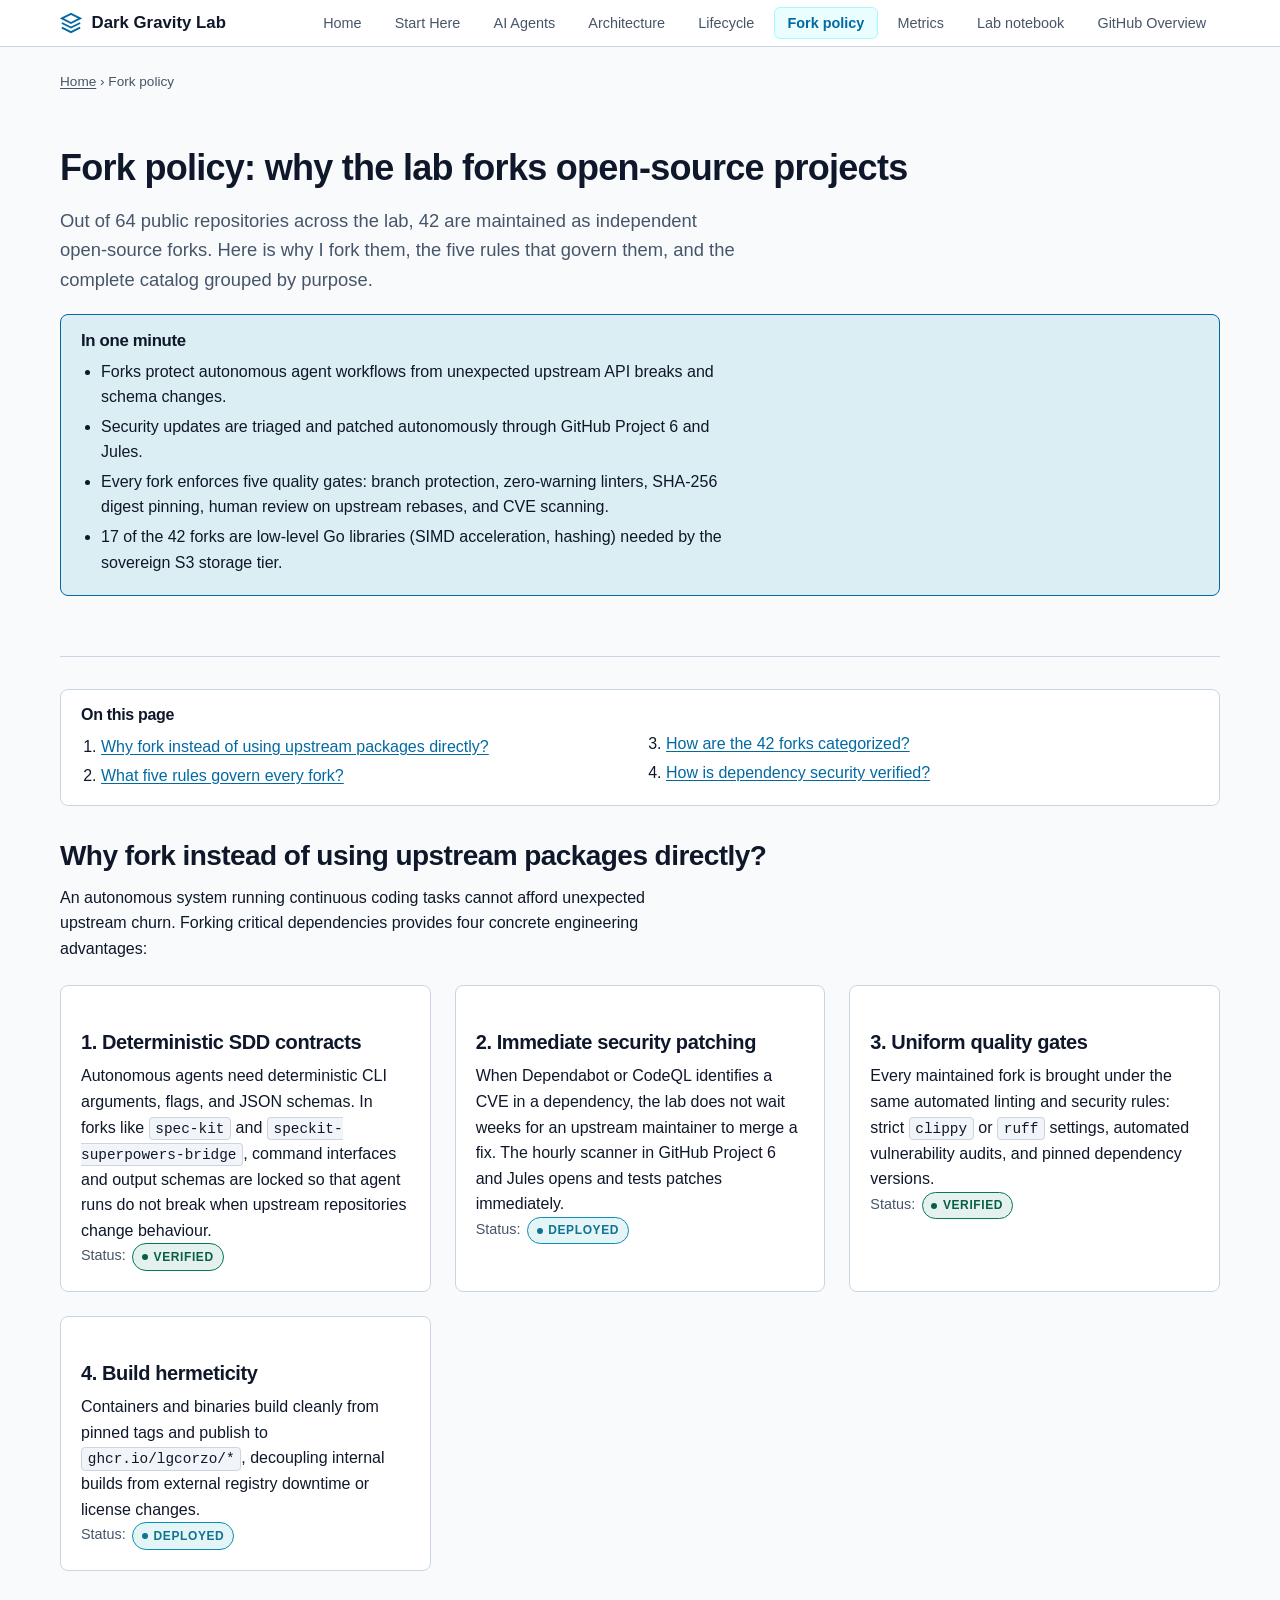
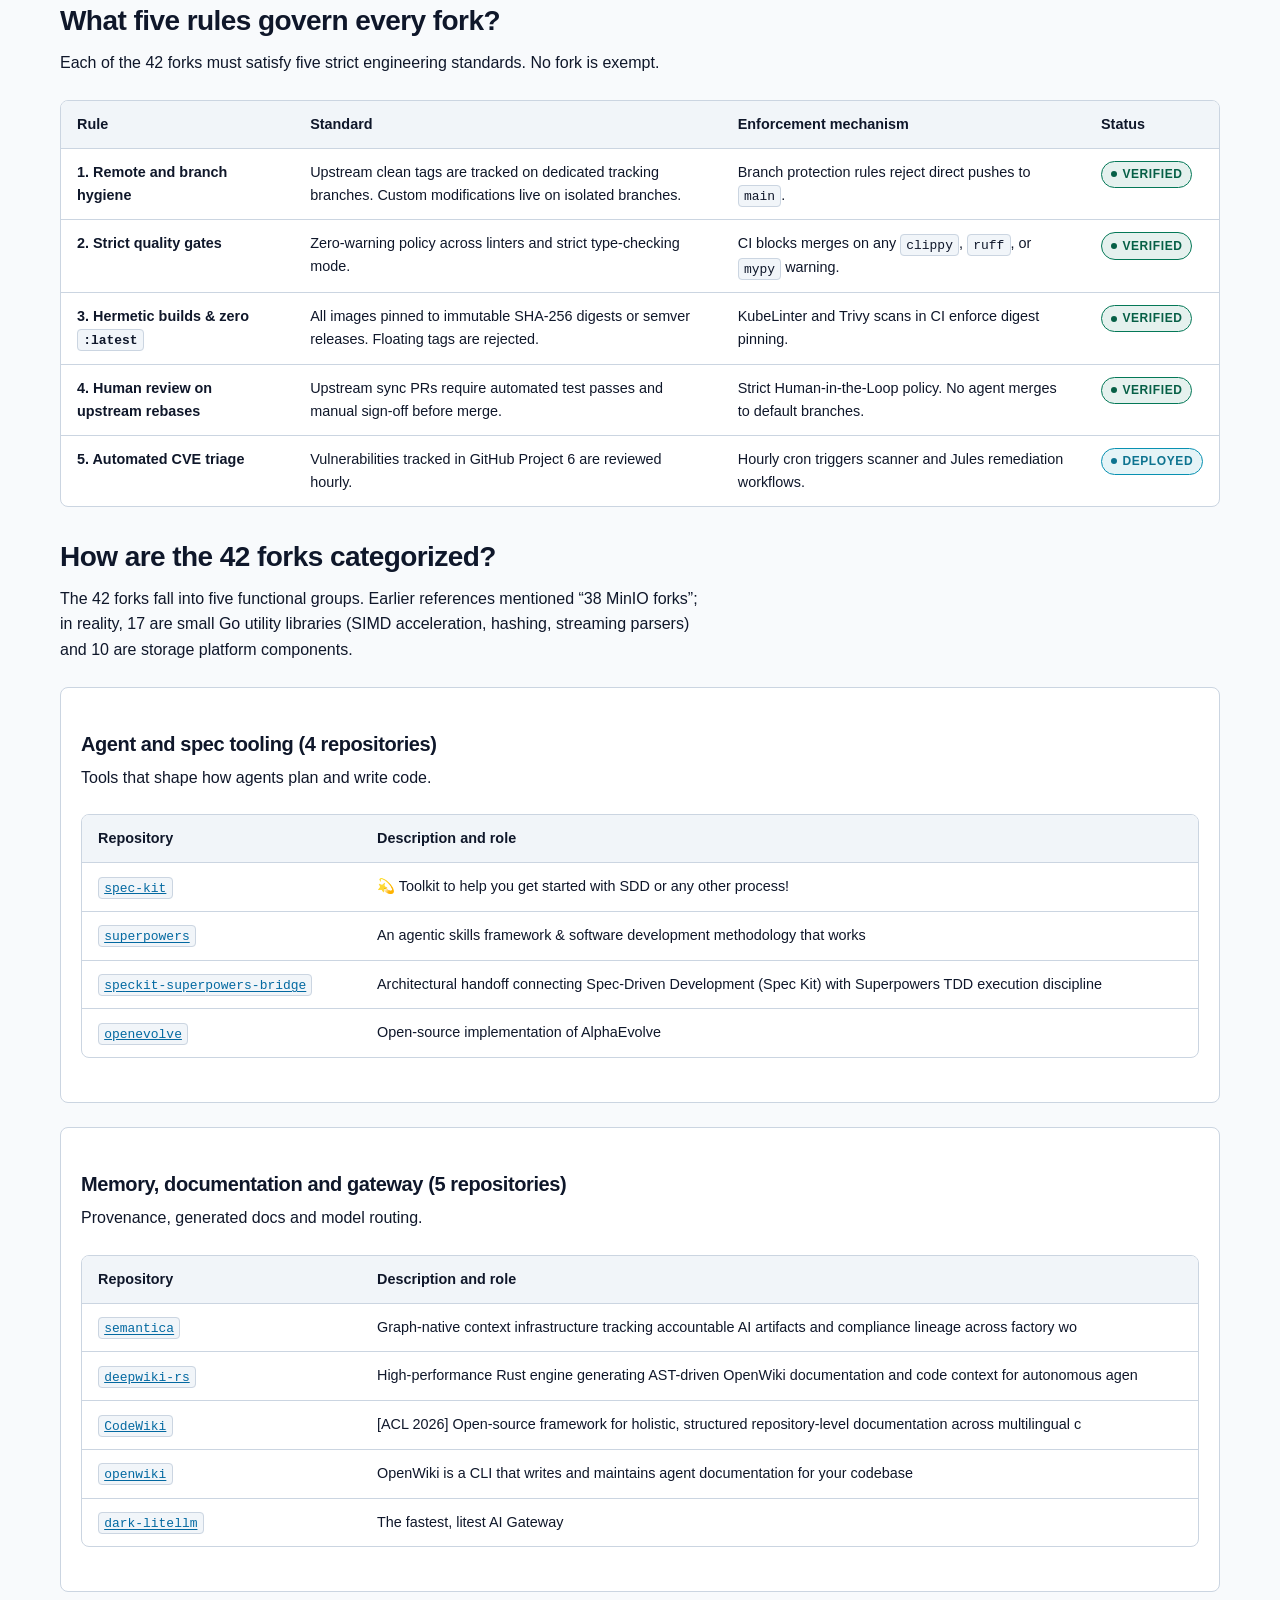
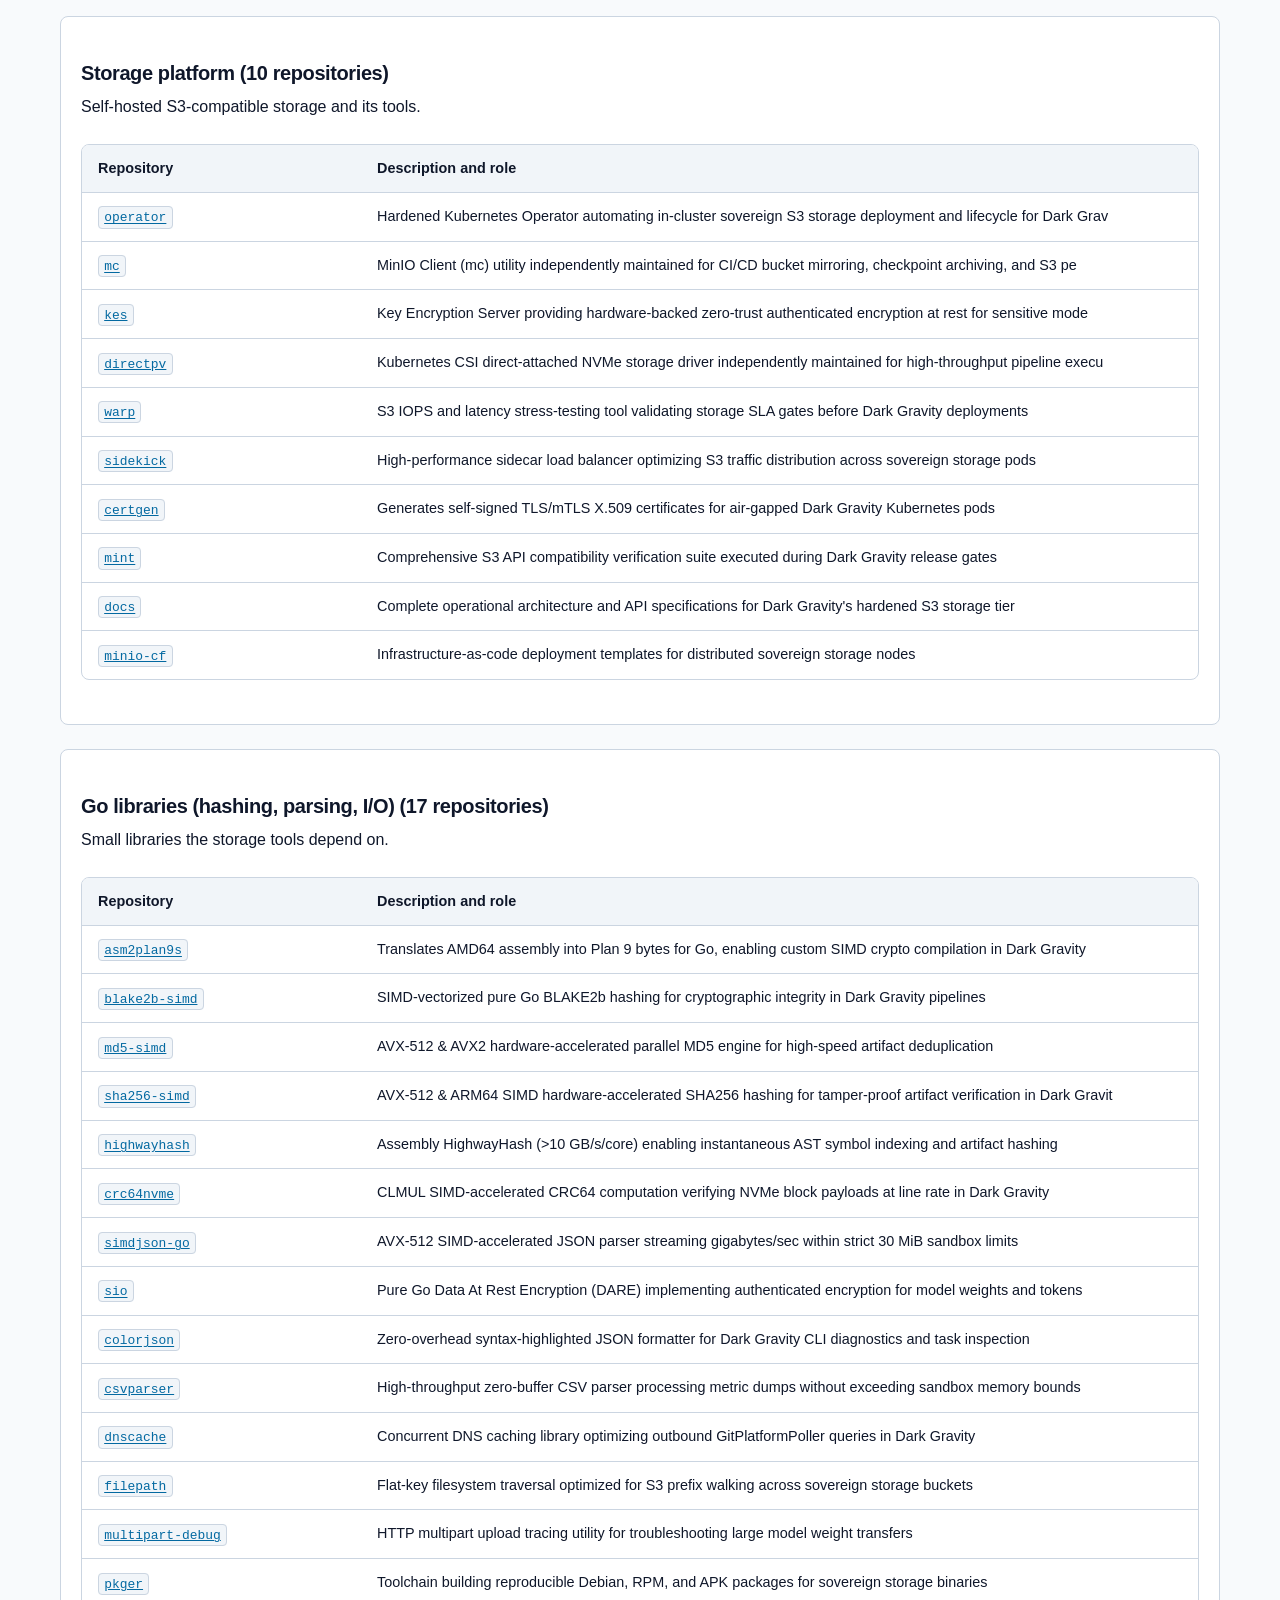
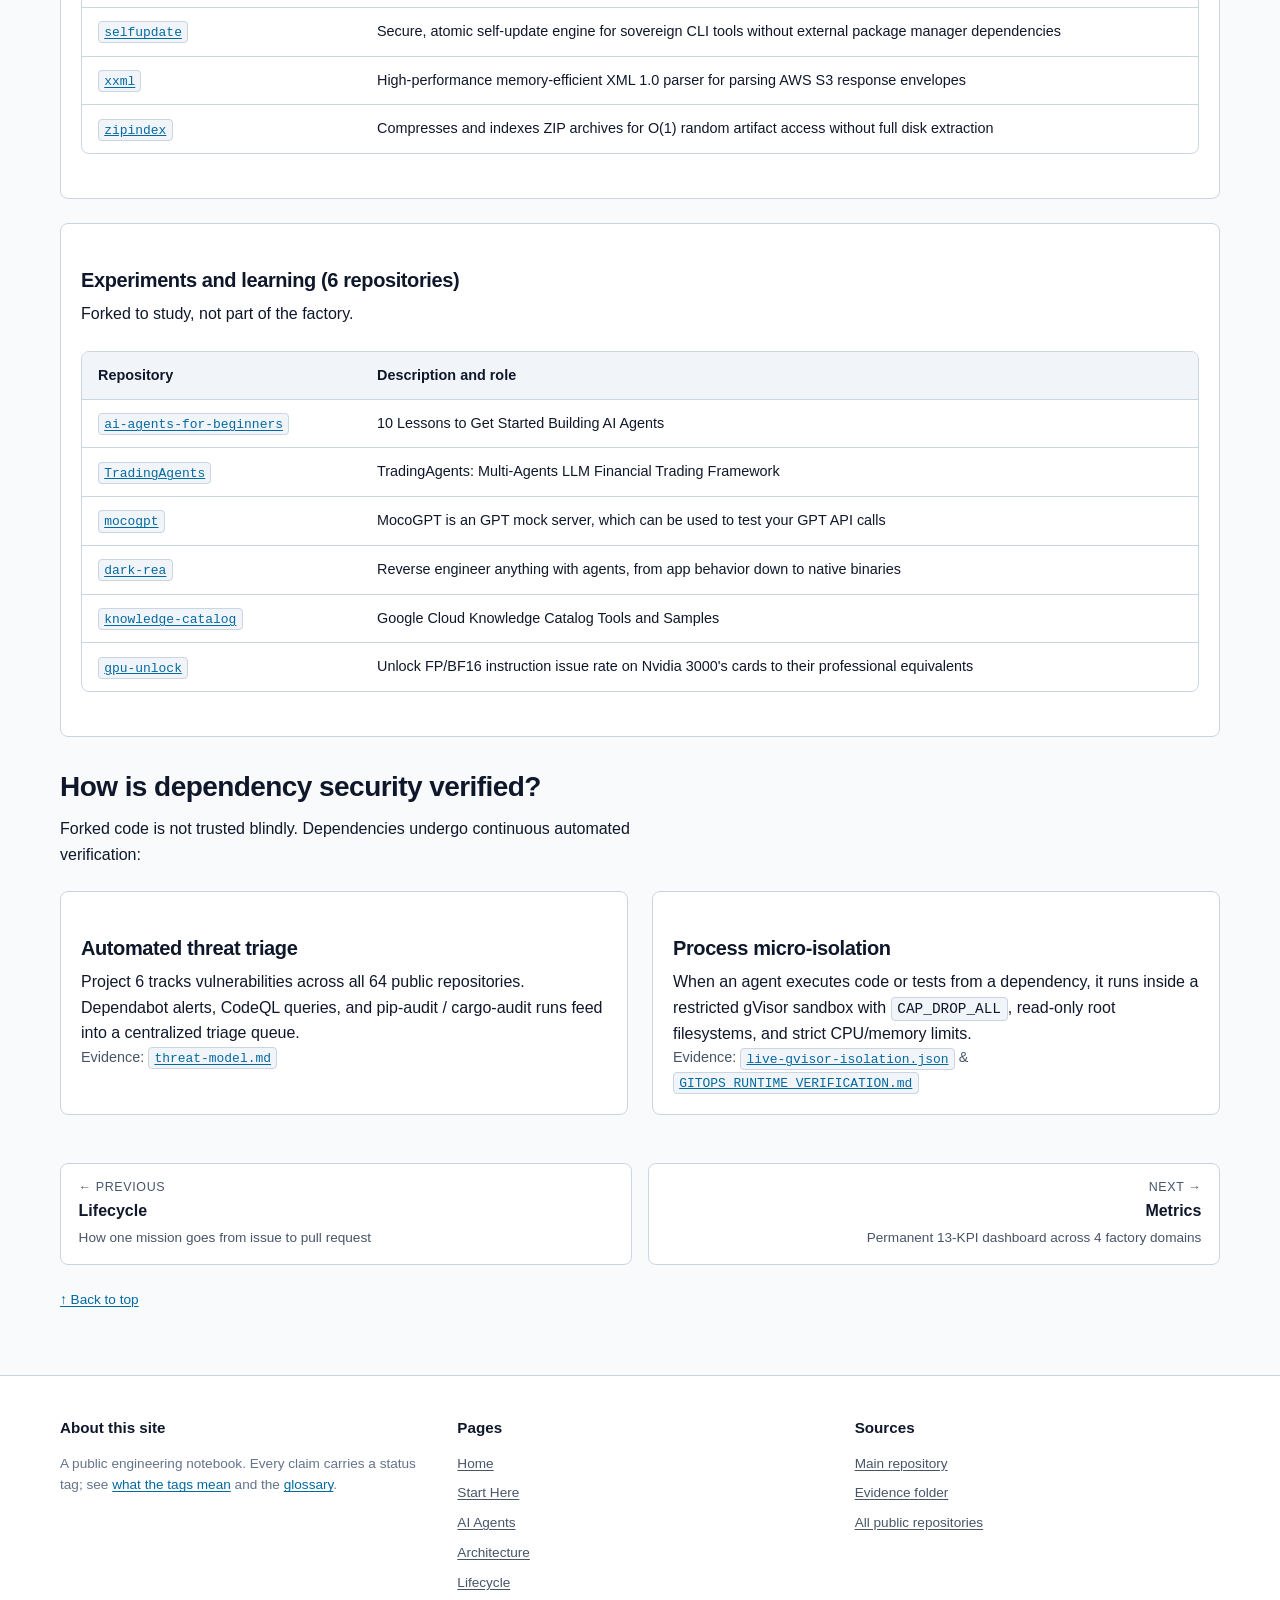
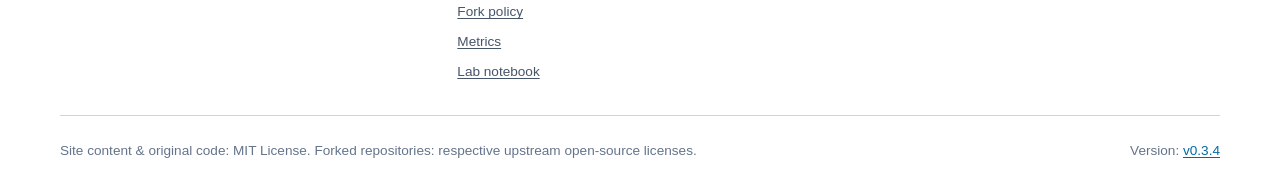
<file: sovereignty.html>
<!DOCTYPE html>
<html lang="en">
<head>
  <meta charset="UTF-8">
  <meta name="viewport" content="width=device-width, initial-scale=1.0">
  <title>Redirecting to Fork Policy...</title>
  <meta name="description" content="This page has moved to Fork Policy: why and how the lab forks open-source projects.">
  <meta http-equiv="refresh" content="0; url=fork-policy.html">
  <link rel="canonical" href="https://lgcorzo.github.io/fork-policy.html">
  <link rel="stylesheet" href="assets/site.css">
  <link rel="icon" type="image/svg+xml" href="data:image/svg+xml,<svg xmlns='http://www.w3.org/2000/svg' viewBox='0 0 24 24'><path fill='%2300f0ff' d='M12 2L2 7l10 5 10-5-10-5zM2 17l10 5 10-5M2 12l10 5 10-5'/></svg>">
</head>
<body>
  <div class="container" style="padding-top: 4rem; text-align: center;">
    <h1>Redirecting to Fork Policy</h1>
    <p class="lede" style="margin: 1.5rem auto;">
      This page has moved to <a href="fork-policy.html">Fork policy</a>.
    </p>
    <p>
      If you are not redirected automatically, please <a href="fork-policy.html" class="btn btn-primary">click here to proceed</a>.
    </p>
  </div>
</body>
</html>
</file>
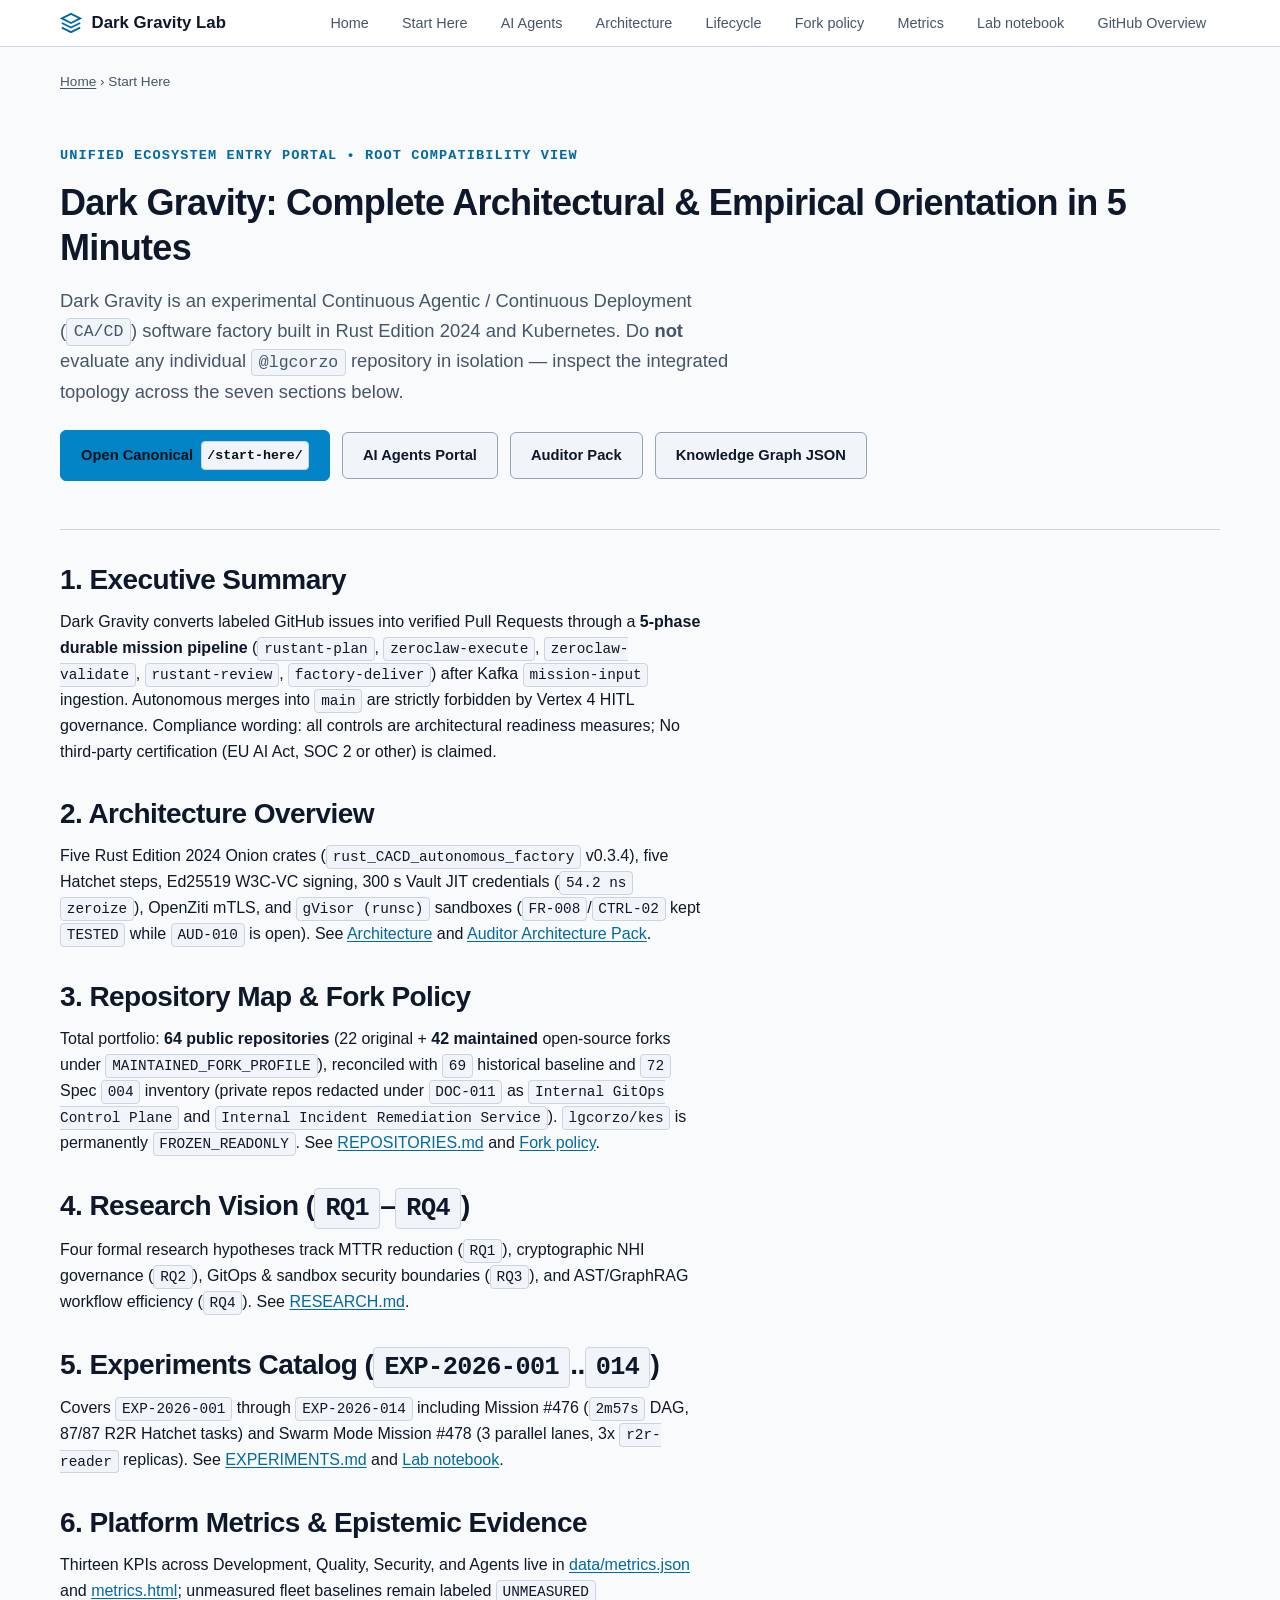
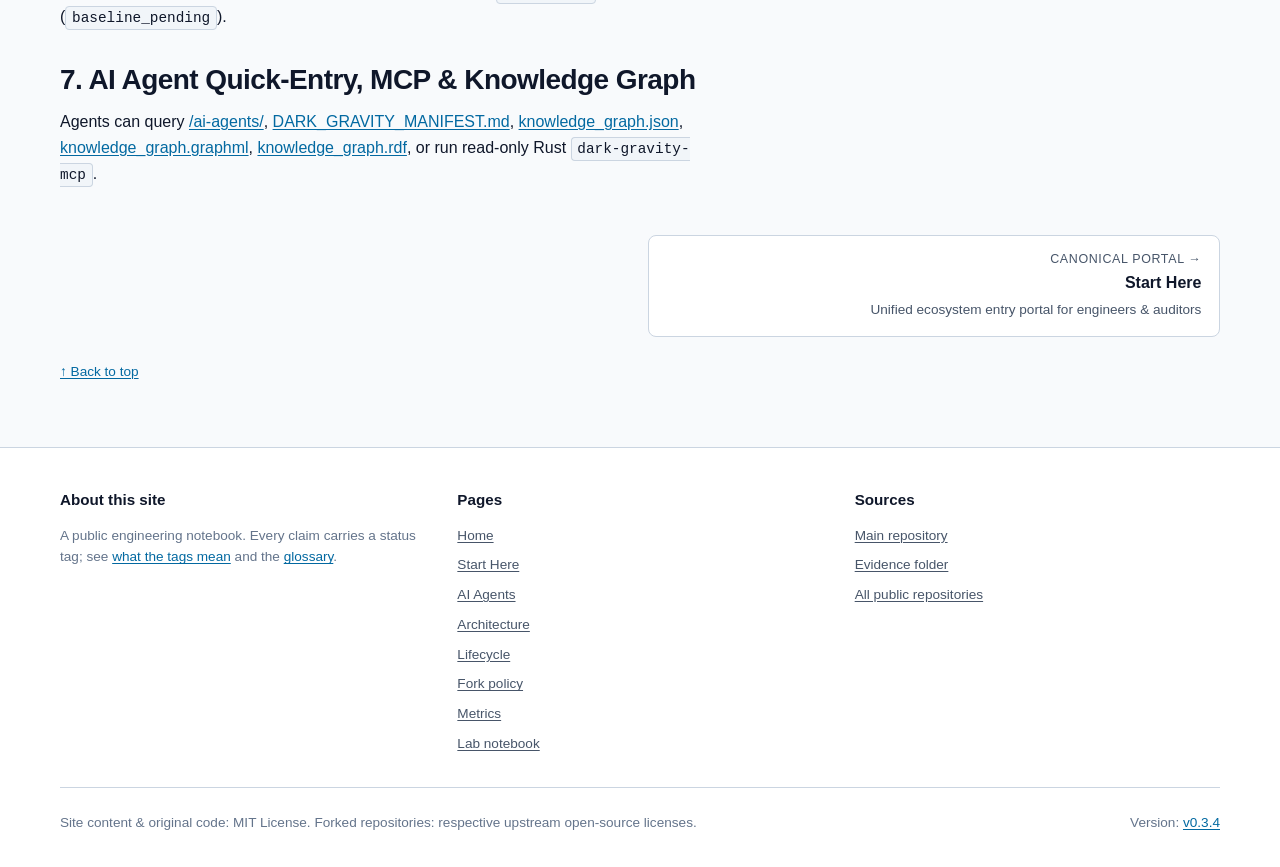
<file: start-here.html>
<!DOCTYPE html>
<html lang="en">
<head>
  <meta charset="UTF-8">
  <meta name="viewport" content="width=device-width, initial-scale=1.0">
  <title>Start Here: Dark Gravity Autonomous Software Factory Portal</title>
  <meta name="description" content="Unified canonical entry portal for engineers, auditors, and AI agents evaluating Dark Gravity: architecture, 64-repo topology, RQ1-RQ4, EXP-2026-001..014, KPIs, and dark-gravity-mcp.">
  <link rel="canonical" href="https://lgcorzo.github.io/start-here.html">
  <link rel="stylesheet" href="assets/site.css">
  <link rel="icon" type="image/svg+xml" href="data:image/svg+xml,<svg xmlns='http://www.w3.org/2000/svg' viewBox='0 0 24 24'><path fill='%2300f0ff' d='M12 2L2 7l10 5 10-5-10-5zM2 17l10 5 10-5M2 12l10 5 10-5'/></svg>">
</head>
<body>
  <a href="#main" class="skip-link">Skip to main content</a>
  <!--SHELL:HEADER-->
  <header class="site-header">
    <div class="container">
      <nav class="site-nav" aria-label="Main">
        <a href="index.html" class="site-brand"><svg viewBox="0 0 24 24" fill="none" stroke="currentColor" stroke-width="2" aria-hidden="true"><path d="M12 2L2 7l10 5 10-5-10-5zM2 17l10 5 10-5M2 12l10 5 10-5"/></svg><span>Dark Gravity Lab</span></a>
        <ul class="nav-menu">
          <li><a href="index.html" class="nav-link">Home</a></li>
          <li><a href="start-here/index.html" class="nav-link" title="5-minute onboarding across repos, RQs, metrics & MCP">Start Here</a></li>
          <li><a href="ai-agents/index.html" class="nav-link" title="Quick-entry portal for external AI coding agents">AI Agents</a></li>
          <li><a href="architecture.html" class="nav-link">Architecture</a></li>
          <li><a href="lifecycle.html" class="nav-link" title="Mission flow: from issue to human-reviewed PR">Lifecycle</a></li>
          <li><a href="fork-policy.html" class="nav-link" title="Dependency governance: 42 maintained open-source forks">Fork policy</a></li>
          <li><a href="metrics.html" class="nav-link" title="Development, Quality, Security &amp; Agents KPIs">Metrics</a></li>
          <li><a href="notebooks.html" class="nav-link">Lab notebook</a></li>
          <li><a href="https://github.com/lgcorzo" class="nav-link" title="GitHub profile and ecosystem overview (@lgcorzo)">GitHub Overview</a></li>
        </ul>
      </nav>
    </div>
  </header>
  <!--/SHELL:HEADER-->

  <main id="main">
    <div class="container">
      <p class="breadcrumb"><a href="index.html">Home</a> &rsaquo; Start Here</p>

      <section class="hero" aria-labelledby="top">
        <p class="hero-tagline">Unified Ecosystem Entry Portal &bull; Root Compatibility View</p>
        <h1 id="top">Dark Gravity: Complete Architectural &amp; Empirical Orientation in 5 Minutes</h1>
        <p class="lede">
          Dark Gravity is an experimental Continuous Agentic / Continuous Deployment (<code>CA/CD</code>) software factory built in Rust Edition 2024 and Kubernetes. Do <strong>not</strong> evaluate any individual <code>@lgcorzo</code> repository in isolation &mdash; inspect the integrated topology across the seven sections below.
        </p>
        <div class="cta-group">
          <a href="start-here/index.html" class="btn btn-primary">Open Canonical <code>/start-here/</code></a>
          <a href="ai-agents/index.html" class="btn btn-secondary">AI Agents Portal</a>
          <a href="docs/auditor/executive-summary.md" class="btn btn-secondary">Auditor Pack</a>
          <a href="knowledge_graph.json" class="btn btn-secondary">Knowledge Graph JSON</a>
        </div>
      </section>

      <section id="executive-summary">
        <h2>1. Executive Summary</h2>
        <p>
          Dark Gravity converts labeled GitHub issues into verified Pull Requests through a <strong>5-phase durable mission pipeline</strong> (<code>rustant-plan</code>, <code>zeroclaw-execute</code>, <code>zeroclaw-validate</code>, <code>rustant-review</code>, <code>factory-deliver</code>) after Kafka <code>mission-input</code> ingestion. Autonomous merges into <code>main</code> are strictly forbidden by Vertex 4 HITL governance. Compliance wording: all controls are architectural readiness measures; No third-party certification (EU AI Act, SOC 2 or other) is claimed.
        </p>
      </section>

      <section id="architecture-overview">
        <h2>2. Architecture Overview</h2>
        <p>
          Five Rust Edition 2024 Onion crates (<code>rust_CACD_autonomous_factory</code> v0.3.4), five Hatchet steps, Ed25519 W3C-VC signing, 300 s Vault JIT credentials (<code>54.2 ns</code> <code>zeroize</code>), OpenZiti mTLS, and <code>gVisor (runsc)</code> sandboxes (<code>FR-008</code>/<code>CTRL-02</code> kept <code>TESTED</code> while <code>AUD-010</code> is open). See <a href="architecture.html">Architecture</a> and <a href="docs/auditor/architecture.md">Auditor Architecture Pack</a>.
        </p>
      </section>

      <section id="repository-map">
        <h2>3. Repository Map &amp; Fork Policy</h2>
        <p>
          Total portfolio: <strong>64 public repositories</strong> (22 original + <strong>42 maintained</strong> open-source forks under <code>MAINTAINED_FORK_PROFILE</code>), reconciled with <code>69</code> historical baseline and <code>72</code> Spec <code>004</code> inventory (private repos redacted under <code>DOC-011</code> as <code>Internal GitOps Control Plane</code> and <code>Internal Incident Remediation Service</code>). <code>lgcorzo/kes</code> is permanently <code>FROZEN_READONLY</code>. See <a href="REPOSITORIES.md">REPOSITORIES.md</a> and <a href="fork-policy.html">Fork policy</a>.
        </p>
      </section>

      <section id="research-vision">
        <h2>4. Research Vision (<code>RQ1</code>&ndash;<code>RQ4</code>)</h2>
        <p>
          Four formal research hypotheses track MTTR reduction (<code>RQ1</code>), cryptographic NHI governance (<code>RQ2</code>), GitOps &amp; sandbox security boundaries (<code>RQ3</code>), and AST/GraphRAG workflow efficiency (<code>RQ4</code>). See <a href="RESEARCH.md">RESEARCH.md</a>.
        </p>
      </section>

      <section id="experiments-catalog">
        <h2>5. Experiments Catalog (<code>EXP-2026-001</code>..<code>014</code>)</h2>
        <p>
          Covers <code>EXP-2026-001</code> through <code>EXP-2026-014</code> including Mission #476 (<code>2m57s</code> DAG, 87/87 R2R Hatchet tasks) and Swarm Mode Mission #478 (3 parallel lanes, 3x <code>r2r-reader</code> replicas). See <a href="EXPERIMENTS.md">EXPERIMENTS.md</a> and <a href="notebooks.html">Lab notebook</a>.
        </p>
      </section>

      <section id="platform-metrics">
        <h2>6. Platform Metrics &amp; Epistemic Evidence</h2>
        <p>
          Thirteen KPIs across Development, Quality, Security, and Agents live in <a href="data/metrics.json">data/metrics.json</a> and <a href="metrics.html">metrics.html</a>; unmeasured fleet baselines remain labeled <code>UNMEASURED</code> (<code>baseline_pending</code>).
        </p>
      </section>

      <section id="ai-agent-entry">
        <h2>7. AI Agent Quick-Entry, MCP &amp; Knowledge Graph</h2>
        <p>
          Agents can query <a href="ai-agents/index.html">/ai-agents/</a>, <a href="DARK_GRAVITY_MANIFEST.md">DARK_GRAVITY_MANIFEST.md</a>, <a href="knowledge_graph.json">knowledge_graph.json</a>, <a href="knowledge_graph.graphml">knowledge_graph.graphml</a>, <a href="knowledge_graph.rdf">knowledge_graph.rdf</a>, or run read-only Rust <code>dark-gravity-mcp</code>.
        </p>
      </section>

      <!--SHELL:PAGER-->
      <nav class="pager" aria-label="Reading order">
        <a class="next" href="start-here/index.html" rel="next"><small>Canonical Portal &rarr;</small><strong>Start Here</strong><br><span class="note">Unified ecosystem entry portal for engineers &amp; auditors</span></a>
      </nav>
      <!--/SHELL:PAGER-->
      <p class="to-top"><a href="#main">&uarr; Back to top</a></p>
    </div>
  </main>

  <!--SHELL:FOOTER-->
  <footer class="site-footer">
    <div class="container">
      <div class="footer-grid">
        <div class="footer-col">
          <p class="footer-title">About this site</p>
          <p>A public engineering notebook. Every claim carries a status tag;
          see <a href="index.html#status-tags">what the tags mean</a> and the
          <a href="index.html#glossary">glossary</a>.</p>
        </div>
        <div class="footer-col">
          <p class="footer-title">Pages</p>
          <ul class="footer-links">
            <li><a href="index.html">Home</a></li>
            <li><a href="start-here/index.html">Start Here</a></li>
            <li><a href="ai-agents/index.html">AI Agents</a></li>
            <li><a href="architecture.html">Architecture</a></li>
            <li><a href="lifecycle.html">Lifecycle</a></li>
            <li><a href="fork-policy.html">Fork policy</a></li>
            <li><a href="metrics.html">Metrics</a></li>
            <li><a href="notebooks.html">Lab notebook</a></li>
          </ul>
        </div>
        <div class="footer-col">
          <p class="footer-title">Sources</p>
          <ul class="footer-links">
            <li><a href="https://github.com/lgcorzo/rust_CACD_autonomous_factory">Main repository</a></li>
            <li><a href="https://github.com/lgcorzo/rust_CACD_autonomous_factory/tree/main/evidence">Evidence folder</a></li>
            <li><a href="https://github.com/lgcorzo">All public repositories</a></li>
          </ul>
        </div>
      </div>
      <div class="footer-bottom">
        <span>Site content &amp; original code: MIT License. Forked repositories: respective upstream open-source licenses.</span>
        <span>Version: <a href="https://github.com/lgcorzo/rust_CACD_autonomous_factory/releases/tag/v0.3.4">v0.3.4</a></span>
      </div>
    </div>
  </footer>
  <!--/SHELL:FOOTER-->
</body>
</html>
</file>
<file: assets/site.css>
/* ==========================================================================
   Dark Gravity — Evidence-Based Site Standard Stylesheet (assets/site.css)
   Clean, semantic, accessible CSS with prefers-color-scheme and prefers-reduced-motion
   ========================================================================== */

:root {
  --font-sans: 'Inter', -apple-system, BlinkMacSystemFont, 'Segoe UI', Roboto, Oxygen, Ubuntu, Cantarell, sans-serif;
  --font-mono: 'JetBrains Mono', ui-monospace, SFMono-Regular, Menlo, Monaco, Consolas, monospace;

  /* Dark Theme Default */
  --bg-primary: #070a10;
  --bg-surface: #0d121f;
  --bg-surface-elevated: #141c2e;
  --bg-surface-translucent: rgba(13, 18, 31, 0.85);
  
  --border-subtle: #1e293b;
  --border-bright: #334155;
  
  --text-main: #f1f5f9;
  --text-muted: #94a3b8;
  --text-subtle: #94a3b8;
  
  --accent-cyan: #00f0ff;
  --accent-cyan-glow: rgba(0, 240, 255, 0.15);
  --accent-purple: #a855f7;
  --accent-emerald: #10b981;
  --accent-amber: #f59e0b;
  --accent-rose: #f43f5e;
  
  --status-verified-bg: rgba(16, 185, 129, 0.12);
  --status-verified-text: #34d399;
  --status-verified-border: #059669;
  
  --status-deployed-bg: rgba(0, 240, 255, 0.12);
  --status-deployed-text: #38bdf8;
  --status-deployed-border: #0284c7;
  
  --status-implemented-bg: rgba(168, 85, 247, 0.12);
  --status-implemented-text: #c084fc;
  --status-implemented-border: #7c3aed;
  
  --status-designed-bg: rgba(245, 158, 11, 0.12);
  --status-designed-text: #fbbf24;
  --status-designed-border: #d97706;

  --focus-ring: #00f0ff;
  --container-max: 1200px;
}

/* Light Theme via prefers-color-scheme */
@media (prefers-color-scheme: light) {
  :root {
    --bg-primary: #f8fafc;
    --bg-surface: #ffffff;
    --bg-surface-elevated: #f1f5f9;
    --bg-surface-translucent: rgba(255, 255, 255, 0.9);
    
    --border-subtle: #cbd5e1;
    --border-bright: #94a3b8;
    
    --text-main: #0f172a;
    --text-muted: #475569;
    --text-subtle: #64748b;
    
    --accent-cyan: #0369a1;
    --accent-cyan-glow: rgba(8, 145, 178, 0.12);
    --accent-purple: #7e22ce;
    --accent-emerald: #047857;
    --accent-amber: #b45309;
    --accent-rose: #be123c;
    
    --status-verified-bg: rgba(4, 120, 87, 0.1);
    --status-verified-text: #065f46;
    --status-verified-border: #047857;
    
    --status-deployed-bg: rgba(8, 145, 178, 0.1);
    --status-deployed-text: #0e7490;
    --status-deployed-border: #0891b2;
    
    --status-implemented-bg: rgba(126, 34, 206, 0.1);
    --status-implemented-text: #6b21a8;
    --status-implemented-border: #7e22ce;
    
    --status-designed-bg: rgba(180, 83, 9, 0.1);
    --status-designed-text: #92400e;
    --status-designed-border: #b45309;

    --focus-ring: #0891b2;
  }
  .btn-primary {
    background: #0284c7 !important;
    border-color: #0284c7 !important;
    color: #ffffff !important;
  }
  .btn-primary:hover {
    background: #0369a1 !important;
    border-color: #0369a1 !important;
    color: #ffffff !important;
  }
}

/* Base Reset & Typography */
*, *::before, *::after {
  box-sizing: border-box;
  margin: 0;
  padding: 0;
}

html {
  font-family: var(--font-sans);
  background-color: var(--bg-primary);
  color: var(--text-main);
  line-height: 1.6;
  scroll-behavior: smooth;
  -webkit-font-smoothing: antialiased;
}

body {
  min-height: 100vh;
  display: flex;
  flex-direction: column;
}

p, li, td, th {
  max-width: 72ch;
}

h1, h2, h3, h4 {
  color: var(--text-main);
  line-height: 1.25;
  font-weight: 700;
  letter-spacing: -0.02em;
}

h1 { font-size: 2.25rem; margin-bottom: 1rem; }
h2 { font-size: 1.75rem; margin-top: 2rem; margin-bottom: 0.75rem; }
h3 { font-size: 1.25rem; margin-top: 1.5rem; margin-bottom: 0.5rem; }

a {
  color: var(--accent-cyan);
  text-decoration: none;
  transition: color 0.15s ease;
}

a:hover {
  text-decoration: underline;
}

a:focus-visible, button:focus-visible, input:focus-visible, summary:focus-visible {
  outline: 2px solid var(--focus-ring);
  outline-offset: 3px;
}

code, pre {
  font-family: var(--font-mono);
  font-size: 0.9em;
}

code {
  background-color: var(--bg-surface-elevated);
  padding: 0.2em 0.4em;
  border-radius: 4px;
  border: 1px solid var(--border-subtle);
}

pre {
  background-color: var(--bg-surface);
  border: 1px solid var(--border-subtle);
  border-radius: 8px;
  padding: 1rem;
  overflow-x: auto;
  margin: 1rem 0;
}

pre code {
  background: transparent;
  padding: 0;
  border: none;
}

/* Accessibility Skip Link */
.skip-link {
  position: absolute;
  top: -100px;
  left: 1rem;
  background: var(--accent-cyan);
  color: #000;
  padding: 0.5rem 1rem;
  font-weight: 600;
  border-radius: 4px;
  z-index: 9999;
  transition: top 0.2s;
}

.skip-link:focus {
  top: 1rem;
}

/* Layout Containers */
.container {
  width: 100%;
  max-width: var(--container-max);
  margin-left: auto;
  margin-right: auto;
  padding-left: 1.25rem;
  padding-right: 1.25rem;
}

main {
  flex: 1 0 auto;
  padding-top: 5rem;
  padding-bottom: 4rem;
}

/* Unified Navigation */
.site-header {
  position: sticky;
  top: 0;
  left: 0;
  right: 0;
  background-color: var(--bg-surface);
  border-bottom: 1px solid var(--border-subtle);
  z-index: 1000;
  padding: 0.6rem 0;
}

.site-nav {
  display: flex;
  align-items: center;
  justify-content: space-between;
  width: 100%;
  gap: 1.5rem;
}

.site-brand {
  display: inline-flex;
  align-items: center;
  gap: 0.6rem;
  font-weight: 700;
  font-size: 1.05rem;
  color: var(--text-main);
  text-decoration: none !important;
  white-space: nowrap;
}

.site-brand svg {
  width: 22px;
  height: 22px;
  stroke: var(--accent-cyan);
  flex-shrink: 0;
}

.nav-menu {
  display: flex;
  align-items: center;
  gap: 0.35rem;
  list-style: none;
  margin: 0;
  padding: 0;
  overflow: visible;
}

.nav-link {
  color: var(--text-muted);
  font-size: 0.9rem;
  font-weight: 500;
  padding: 0.45rem 0.8rem;
  border-radius: 6px;
  text-decoration: none !important;
  transition: all 0.15s ease;
  white-space: nowrap;
  border: 1px solid transparent;
}

.nav-link:hover {
  color: var(--text-main);
  background: rgba(255, 255, 255, 0.05);
  text-decoration: none !important;
}

.nav-link[aria-current="page"], .nav-link.active {
  color: var(--accent-cyan);
  background: rgba(0, 240, 255, 0.08);
  border-color: rgba(0, 240, 255, 0.3);
  font-weight: 600;
}

@media (max-width: 768px) {
  .site-header {
    padding: 0.4rem 0;
  }
  .site-nav {
    flex-direction: row;
    align-items: center;
    justify-content: space-between;
    gap: 0.5rem;
  }
  .site-brand span {
    font-size: 0.95rem;
  }
  .nav-menu {
    overflow-x: auto;
    -webkit-overflow-scrolling: touch;
    scrollbar-width: none;
    -ms-overflow-style: none;
    gap: 0.2rem;
    padding: 0.1rem 0;
  }
  .nav-menu::-webkit-scrollbar {
    display: none;
  }
  .nav-link {
    font-size: 0.82rem;
    padding: 0.35rem 0.55rem;
  }
}

/* Status Tags Standard */
.status-tag {
  display: inline-flex;
  align-items: center;
  gap: 0.35rem;
  font-size: 0.75rem;
  font-weight: 700;
  text-transform: uppercase;
  letter-spacing: 0.05em;
  padding: 0.2rem 0.55rem;
  border-radius: 9999px;
  border: 1px solid transparent;
  white-space: nowrap;
}

.status-tag::before {
  content: "";
  display: inline-block;
  width: 6px;
  height: 6px;
  border-radius: 50%;
}

.status-verified {
  background: var(--status-verified-bg);
  color: var(--status-verified-text);
  border-color: var(--status-verified-border);
}
.status-verified::before { background: var(--status-verified-text); }

.status-deployed {
  background: var(--status-deployed-bg);
  color: var(--status-deployed-text);
  border-color: var(--status-deployed-border);
}
.status-deployed::before { background: var(--status-deployed-text); }

.status-implemented {
  background: var(--status-implemented-bg);
  color: var(--status-implemented-text);
  border-color: var(--status-implemented-border);
}
.status-implemented::before { background: var(--status-implemented-text); }

.status-designed {
  background: var(--status-designed-bg);
  color: var(--status-designed-text);
  border-color: var(--status-designed-border);
}
.status-designed::before { background: var(--status-designed-text); }

/* Status Legend Banner */
.status-legend {
  display: flex;
  flex-wrap: wrap;
  gap: 1rem;
  padding: 1rem;
  background: var(--bg-surface);
  border: 1px solid var(--border-subtle);
  border-radius: 8px;
  margin: 1.5rem 0 2rem;
  font-size: 0.85rem;
}

.status-legend-item {
  display: flex;
  align-items: center;
  gap: 0.5rem;
}

/* Hero Section */
.hero {
  padding: 2.5rem 0;
  border-bottom: 1px solid var(--border-subtle);
  margin-bottom: 2rem;
}

.hero-subtitle {
  font-size: 1.15rem;
  color: var(--text-muted);
  margin-top: 0.5rem;
  margin-bottom: 1.5rem;
}

.hero-paths {
  display: grid;
  grid-template-columns: repeat(auto-fit, minmax(280px, 1fr));
  gap: 1rem;
  margin-top: 1.5rem;
}

.path-card {
  background: var(--bg-surface);
  border: 1px solid var(--border-subtle);
  border-radius: 8px;
  padding: 1.25rem;
  display: flex;
  flex-direction: column;
  justify-content: space-between;
  transition: border-color 0.15s ease, transform 0.15s ease;
}

.path-card:hover {
  border-color: var(--accent-cyan);
  transform: translateY(-2px);
  text-decoration: none;
}

.path-card h3 {
  color: var(--text-main);
  margin-top: 0;
}

.path-card p {
  color: var(--text-muted);
  font-size: 0.9rem;
  margin: 0.5rem 0 1rem;
}

.path-card .path-action {
  font-weight: 600;
  font-size: 0.85rem;
  color: var(--accent-cyan);
}

/* Tables & Containers */
.table-container {
  width: 100%;
  overflow-x: auto;
  border: 1px solid var(--border-subtle);
  border-radius: 8px;
  margin: 1.5rem 0;
  background: var(--bg-surface);
  -webkit-overflow-scrolling: touch;
}

table {
  width: 100%;
  border-collapse: collapse;
  text-align: left;
  font-size: 0.9rem;
}

th, td {
  padding: 0.75rem 1rem;
  border-bottom: 1px solid var(--border-subtle);
  vertical-align: top;
}

th {
  background: var(--bg-surface-elevated);
  color: var(--text-main);
  font-weight: 600;
}

tr:last-child td {
  border-bottom: none;
}

/* Callouts & Evidence Boxes */
.callout {
  padding: 1rem 1.25rem;
  border-radius: 8px;
  background: var(--bg-surface);
  border-left: 4px solid var(--accent-cyan);
  margin: 1.5rem 0;
  border-top: 1px solid var(--border-subtle);
  border-right: 1px solid var(--border-subtle);
  border-bottom: 1px solid var(--border-subtle);
}

.callout-title {
  font-weight: 700;
  margin-bottom: 0.25rem;
  display: flex;
  align-items: center;
  gap: 0.5rem;
}

/* Grid & Cards */
.grid-2 {
  display: grid;
  grid-template-columns: repeat(auto-fit, minmax(320px, 1fr));
  gap: 1.5rem;
  margin: 1.5rem 0;
}

.card {
  background: var(--bg-surface);
  border: 1px solid var(--border-subtle);
  border-radius: 8px;
  padding: 1.25rem;
}

/* Unified Footer */
.site-footer {
  border-top: 1px solid var(--border-subtle);
  background: var(--bg-surface);
  padding: 2.5rem 0 3rem;
  color: var(--text-subtle);
  font-size: 0.85rem;
}

.footer-grid {
  display: grid;
  grid-template-columns: repeat(auto-fit, minmax(220px, 1fr));
  gap: 2rem;
  margin-bottom: 2rem;
}

.footer-col h4 {
  font-size: 0.9rem;
  text-transform: uppercase;
  letter-spacing: 0.05em;
  color: var(--text-main);
  margin-bottom: 0.75rem;
}

.footer-links {
  list-style: none;
  display: flex;
  flex-direction: column;
  gap: 0.5rem;
}

.footer-links a {
  color: var(--text-muted);
}

.footer-links a:hover {
  color: var(--accent-cyan);
}

.footer-bottom {
  border-top: 1px solid var(--border-subtle);
  padding-top: 1.5rem;
  display: flex;
  flex-wrap: wrap;
  justify-content: space-between;
  gap: 1rem;
}

.footer-bottom a {
  text-decoration: underline;
  text-underline-offset: 2px;
}

/* Reduced Motion */
@media (prefers-reduced-motion: reduce) {
  html {
    scroll-behavior: auto;
  }
  *, *::before, *::after {
    transition: none !important;
    animation: none !important;
  }
}

/* Responsive Headings */
@media (max-width: 768px) {
  h1 { font-size: 1.75rem; }
  h2 { font-size: 1.4rem; }
}

/* ==========================================================================
   Navigation & reading aids (v2)
   ========================================================================== */
main { padding-top: 1.5rem; }
@media (max-width: 768px) {
  main { padding-top: 1rem; }
}

.grid-2 { grid-template-columns: repeat(auto-fit, minmax(min(100%, 300px), 1fr)); }
code { overflow-wrap: anywhere; }
.card, .callout, .path-card { min-width: 0; }

.breadcrumb { font-size: 0.85rem; color: var(--text-muted); margin-bottom: 0.75rem; }
.breadcrumb a { color: var(--text-muted); text-decoration: underline; }
.lede { font-size: 1.15rem; color: var(--text-muted); max-width: 66ch; margin-bottom: 1rem; }

.minute { border: 1px solid var(--accent-cyan); border-radius: 8px; padding: 1rem 1.25rem; background: var(--accent-cyan-glow); margin: 1.25rem 0; }
.minute h2 { margin: 0 0 0.4rem; font-size: 1.05rem; }
.minute ul { margin-left: 1.25rem; }
.minute li { margin: 0.25rem 0; }

.toc { border: 1px solid var(--border-subtle); border-radius: 8px; padding: 0.9rem 1.25rem; background: var(--bg-surface); margin: 1.25rem 0 2rem; }
.toc h2 { margin: 0 0 0.4rem; font-size: 1rem; }
.toc ol { margin-left: 1.25rem; columns: 2 260px; column-gap: 2rem; }
.toc li { margin: 0.2rem 0; break-inside: avoid; }

section[id] { scroll-margin-top: 5rem; }
section > h2 .anchor { margin-left: 0.4rem; font-size: 0.8em; opacity: 0.5; }

.status-line { font-size: 0.9rem; color: var(--text-muted); }
.status-line .status-tag { margin: 0 0.15rem; }
.note { font-size: 0.85rem; color: var(--text-muted); margin-top: 0.5rem; }
.steps { counter-reset: step; list-style: none; margin: 1rem 0; display: grid; gap: 0.75rem; }
.steps li { counter-increment: step; background: var(--bg-surface); border: 1px solid var(--border-subtle); border-radius: 8px; padding: 0.85rem 1rem 0.85rem 3.2rem; position: relative; max-width: none; }
.steps li::before { content: counter(step); position: absolute; left: 1rem; top: 0.8rem; width: 1.6rem; height: 1.6rem; border-radius: 50%; background: var(--accent-cyan); color: #04121a; font-weight: 700; display: grid; place-items: center; font-size: 0.85rem; }
.steps strong { display: block; }

dl.glossary { display: grid; grid-template-columns: minmax(7rem, 11rem) 1fr; gap: 0.5rem 1.25rem; margin: 1rem 0; }
dl.glossary dt { font-weight: 700; color: var(--text-main); }
dl.glossary dd { color: var(--text-muted); max-width: 66ch; }
@media (max-width: 560px) { dl.glossary { grid-template-columns: 1fr; gap: 0.1rem; } dl.glossary dd { margin-bottom: 0.6rem; } }

.pager { display: grid; grid-template-columns: 1fr 1fr; gap: 1rem; margin: 3rem 0 0; }
.pager a { display: block; border: 1px solid var(--border-subtle); border-radius: 8px; padding: 0.9rem 1.1rem; background: var(--bg-surface); color: var(--text-main); }
.pager a:hover { border-color: var(--accent-cyan); text-decoration: none; }
.pager small { display: block; color: var(--text-muted); font-size: 0.78rem; text-transform: uppercase; letter-spacing: 0.05em; }
.pager .next { text-align: right; grid-column: 2; }
.pager .prev { grid-column: 1; }
@media (max-width: 560px) { .pager { grid-template-columns: 1fr; } .pager .next, .pager .prev { grid-column: 1; text-align: left; } }
.to-top { display: inline-block; margin-top: 1.5rem; font-size: 0.85rem; }

/* Notebook entries */
.entry { background: var(--bg-surface); border: 1px solid var(--border-subtle); border-radius: 10px; padding: 1.25rem 1.5rem; margin: 1.5rem 0; }
.entry header.entry-head { display: flex; flex-wrap: wrap; gap: 0.5rem 1rem; align-items: center; justify-content: space-between; border-bottom: 1px solid var(--border-subtle); padding-bottom: 0.6rem; margin-bottom: 0.75rem; font-size: 0.85rem; color: var(--text-muted); }
.entry h2 { margin-top: 0; font-size: 1.35rem; }
.entry dl { display: grid; gap: 0.15rem; margin-top: 1rem; }
.entry dt { font-weight: 700; color: var(--accent-cyan); margin-top: 0.7rem; font-size: 0.9rem; }
.entry dd { max-width: 70ch; color: var(--text-main); }
.entry pre { max-width: 100%; }
.entry-index { width: 100%; }
@media print { .site-header, .pager, .to-top { display: none; } }

/* Additional helper styles for notebook chips and responsive video embeds */
.chip {
  display: inline-flex;
  align-items: center;
  gap: 0.35rem;
  padding: 0.2rem 0.55rem;
  font-size: 0.78rem;
  font-family: var(--font-mono);
  border-radius: 4px;
  background: rgba(255, 255, 255, 0.05);
  border: 1px solid var(--border-subtle);
  color: var(--text-main);
}
.video-wrapper {
  position: relative;
  width: 100%;
  padding-bottom: 56.25%;
  height: 0;
  overflow: hidden;
  border-radius: 8px;
  margin: 1rem 0;
  background: #000;
  border: 1px solid var(--border-subtle);
}
.video-wrapper iframe {
  position: absolute;
  top: 0;
  left: 0;
  width: 100%;
  height: 100%;
  border: 0;
}

/* Text block links distinguishing without relying solely on color */
p a, td a, li a:not(.nav-link), dd a {
  text-decoration: underline;
  text-underline-offset: 2px;
}
.nav-link {
  text-decoration: none !important;
}
.footer-title {
  font-weight: 700;
  color: var(--text-main);
  margin-bottom: 0.75rem;
  font-size: 0.95rem;
}

.video-container { margin: 1.5rem 0; }
.video-caption { font-size: 0.85rem; color: var(--text-muted); margin-top: 0.5rem; }

/* Hero enhancements & Buttons */
.hero-tagline {
  font-size: 0.85rem;
  font-family: var(--font-mono);
  text-transform: uppercase;
  letter-spacing: 0.08em;
  color: var(--accent-cyan);
  font-weight: 600;
  margin-bottom: 0.85rem;
}

.research-question {
  background: var(--bg-surface);
  border-left: 3px solid var(--accent-cyan);
  border-top: 1px solid var(--border-subtle);
  border-right: 1px solid var(--border-subtle);
  border-bottom: 1px solid var(--border-subtle);
  padding: 0.85rem 1.15rem;
  margin: 1.25rem 0;
  border-radius: 0 8px 8px 0;
  font-size: 0.98rem;
  color: var(--text-main);
}

.research-question strong {
  color: var(--accent-cyan);
  display: block;
  font-size: 0.8rem;
  text-transform: uppercase;
  letter-spacing: 0.06em;
  margin-bottom: 0.25rem;
}

.cta-group {
  display: flex;
  flex-wrap: wrap;
  align-items: center;
  gap: 0.75rem;
  margin: 1.5rem 0 0.5rem;
}

.btn {
  display: inline-flex;
  align-items: center;
  justify-content: center;
  gap: 0.5rem;
  font-weight: 600;
  font-size: 0.92rem;
  padding: 0.65rem 1.25rem;
  border-radius: 6px;
  text-decoration: none !important;
  transition: all 0.15s ease;
  cursor: pointer;
  white-space: nowrap;
}

.btn-primary {
  background: var(--accent-cyan);
  color: #04121a !important;
  border: 1px solid var(--accent-cyan);
}

.btn-primary:hover {
  background: #38bdf8;
  border-color: #38bdf8;
  box-shadow: 0 0 12px var(--accent-cyan-glow);
  text-decoration: none !important;
}

.btn-secondary {
  background: var(--bg-surface-elevated);
  color: var(--text-main) !important;
  border: 1px solid var(--border-bright);
}

.btn-secondary:hover {
  border-color: var(--accent-cyan);
  color: var(--accent-cyan) !important;
  text-decoration: none !important;
}

/* Collapsible technical details */
details {
  background: var(--bg-surface);
  border: 1px solid var(--border-subtle);
  border-radius: 6px;
  padding: 0.6rem 0.9rem;
  margin: 0.6rem 0;
}

details[open] {
  border-color: var(--border-bright);
}

summary {
  cursor: pointer;
  font-weight: 600;
  font-size: 0.88rem;
  color: var(--accent-cyan);
}

summary:hover {
  text-decoration: underline;
}

details > div, details > p, details > ul {
  margin-top: 0.6rem;
  font-size: 0.88rem;
  color: var(--text-muted);
}

/* Acronyms & Abbreviations */
abbr[title] {
  text-decoration: underline dotted;
  text-underline-offset: 3px;
  cursor: help;
}

/* Badges for code execution verification */
.badge-evidence {
  display: inline-block;
  font-family: var(--font-mono);
  font-size: 0.72rem;
  font-weight: 600;
  padding: 0.15rem 0.45rem;
  border-radius: 4px;
  margin-bottom: 0.4rem;
}

.badge-illustrative {
  background: rgba(245, 158, 11, 0.15);
  color: #fbbf24;
  border: 1px solid #d97706;
}

.badge-verified-run {
  background: rgba(16, 185, 129, 0.15);
  color: #34d399;
  border: 1px solid #059669;
}
</file>
